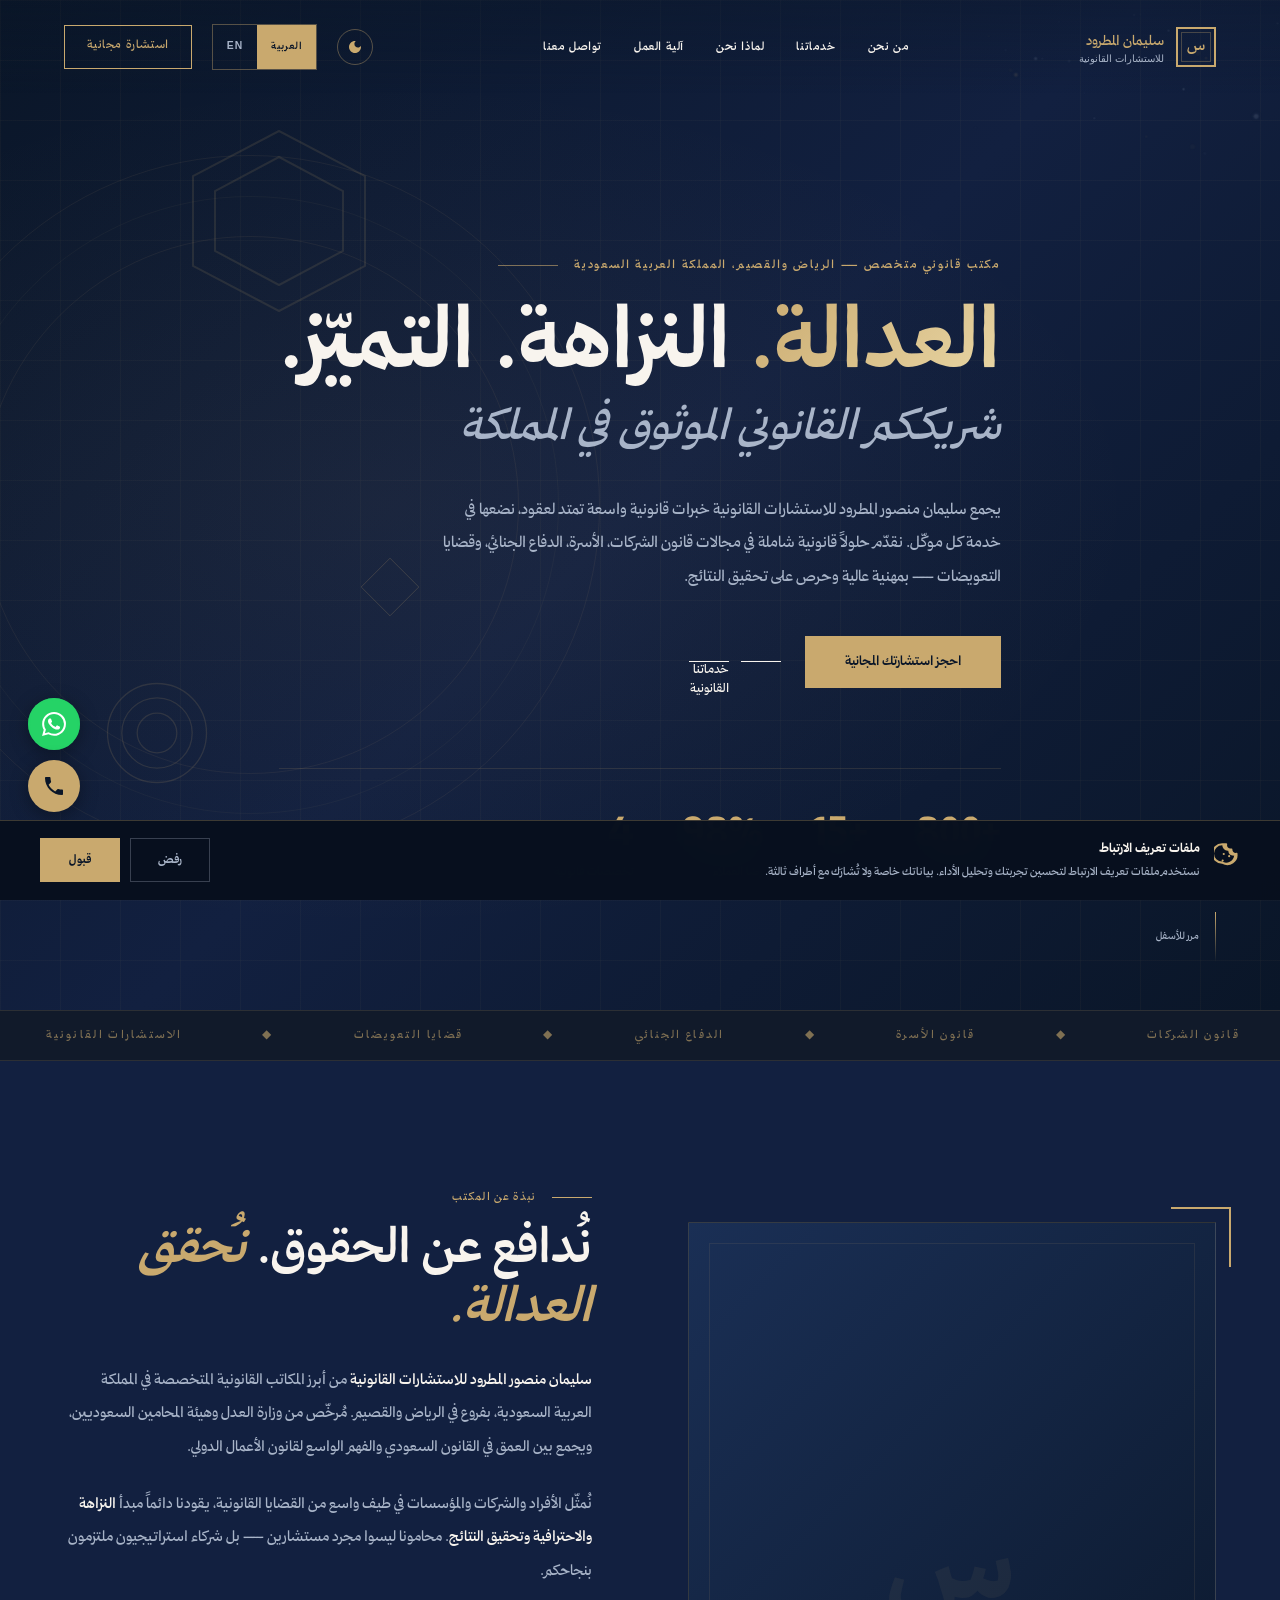
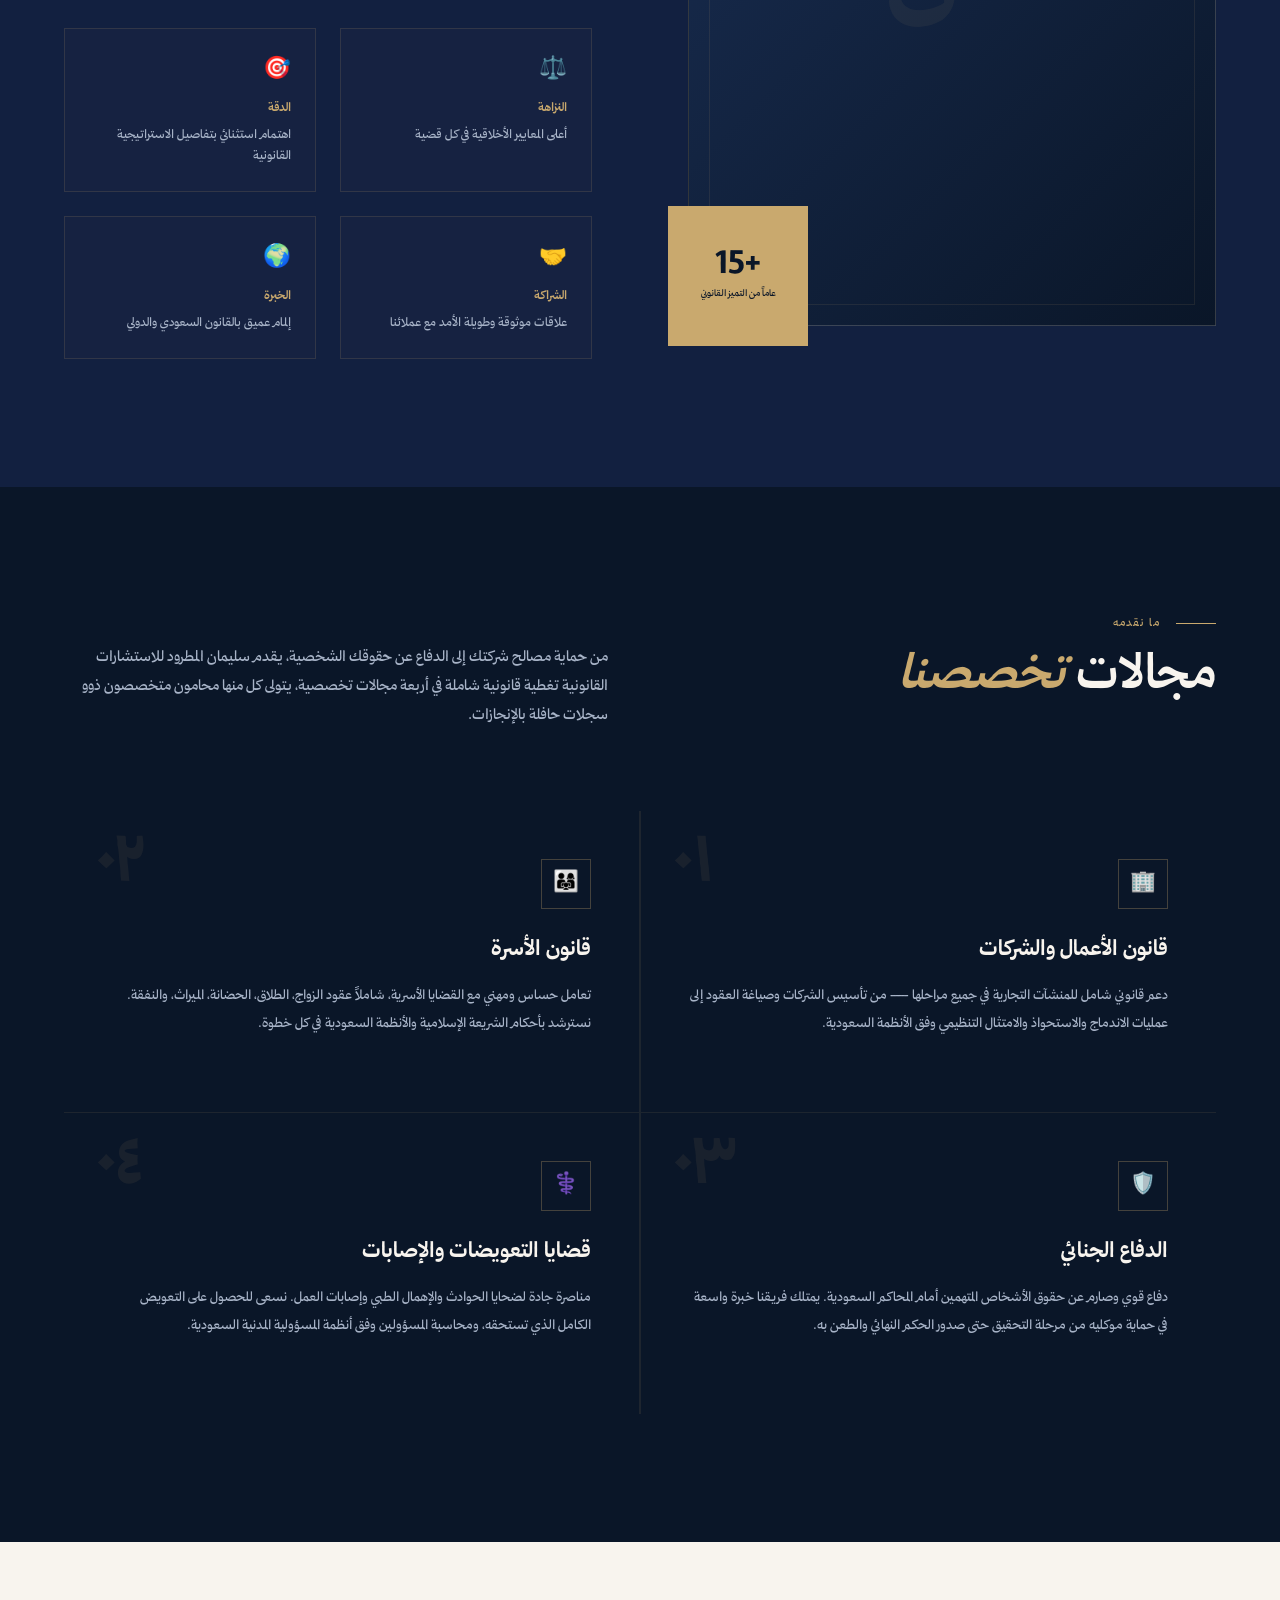
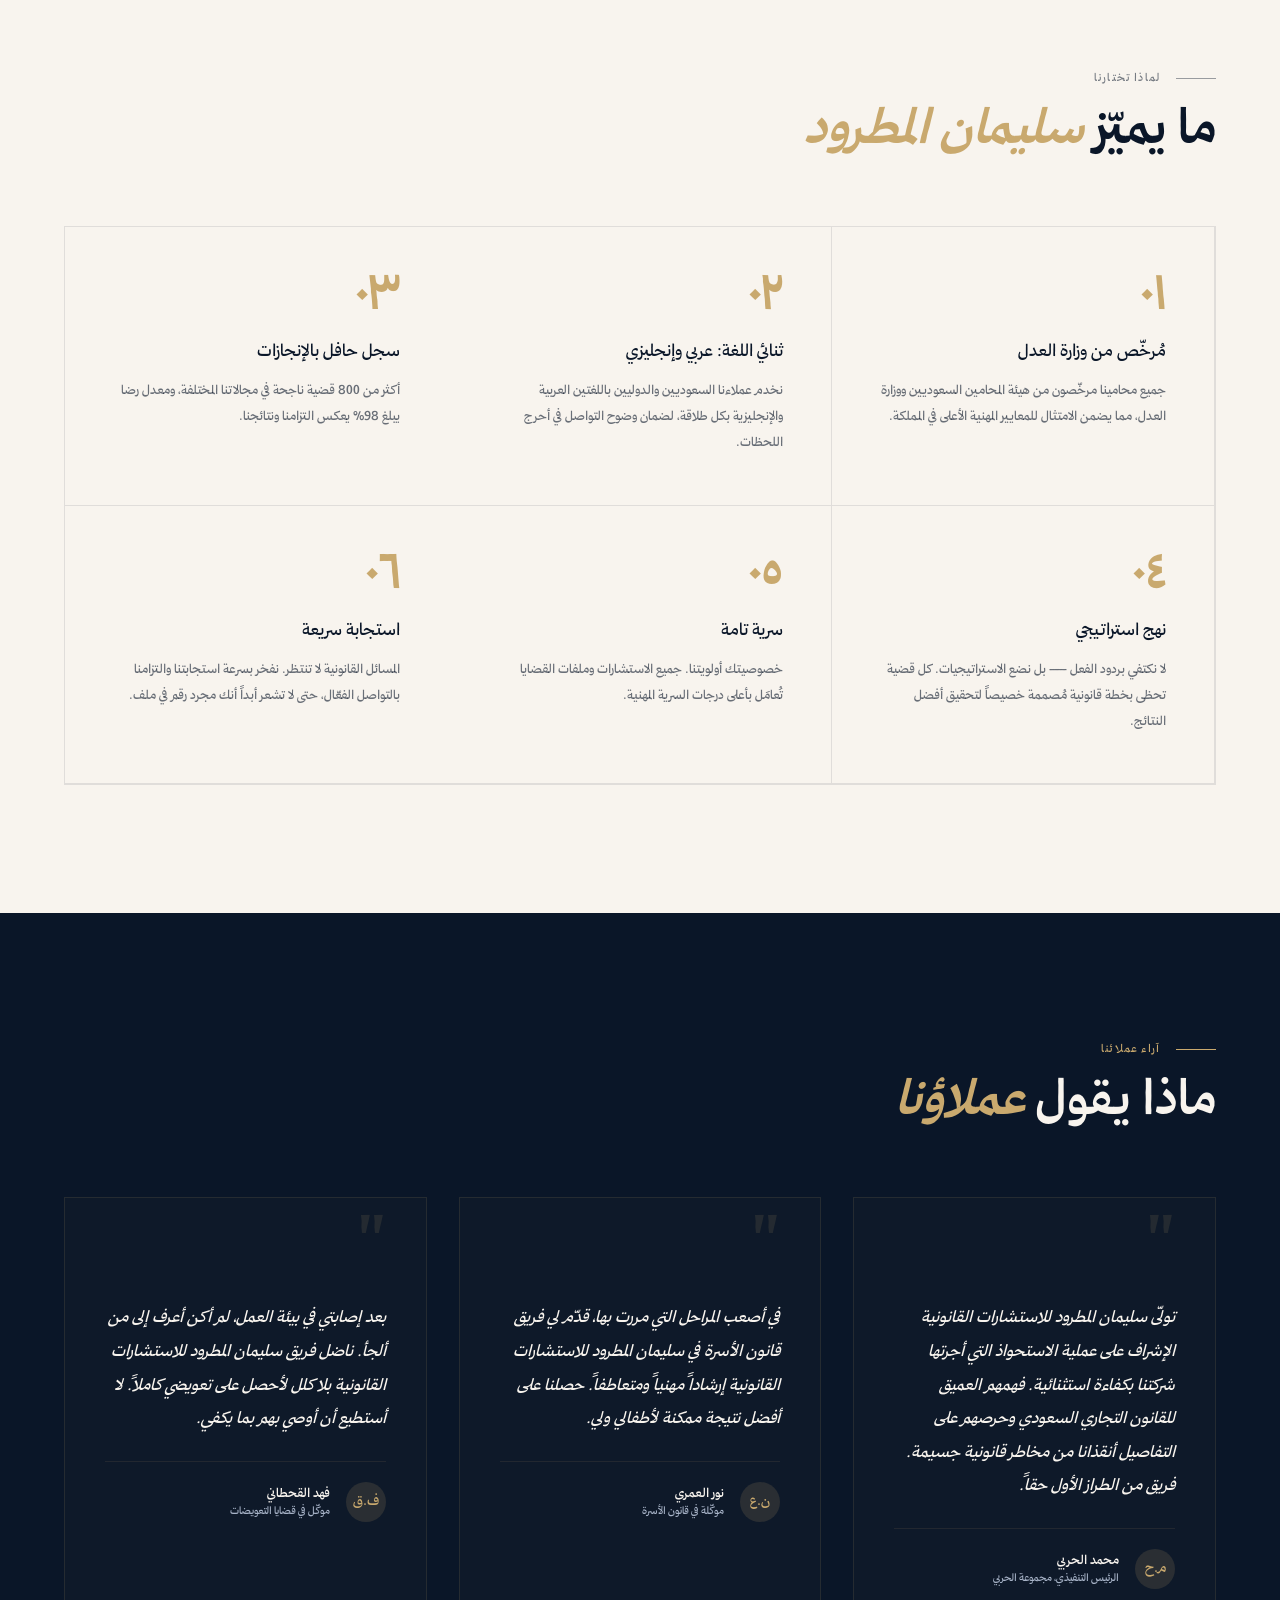
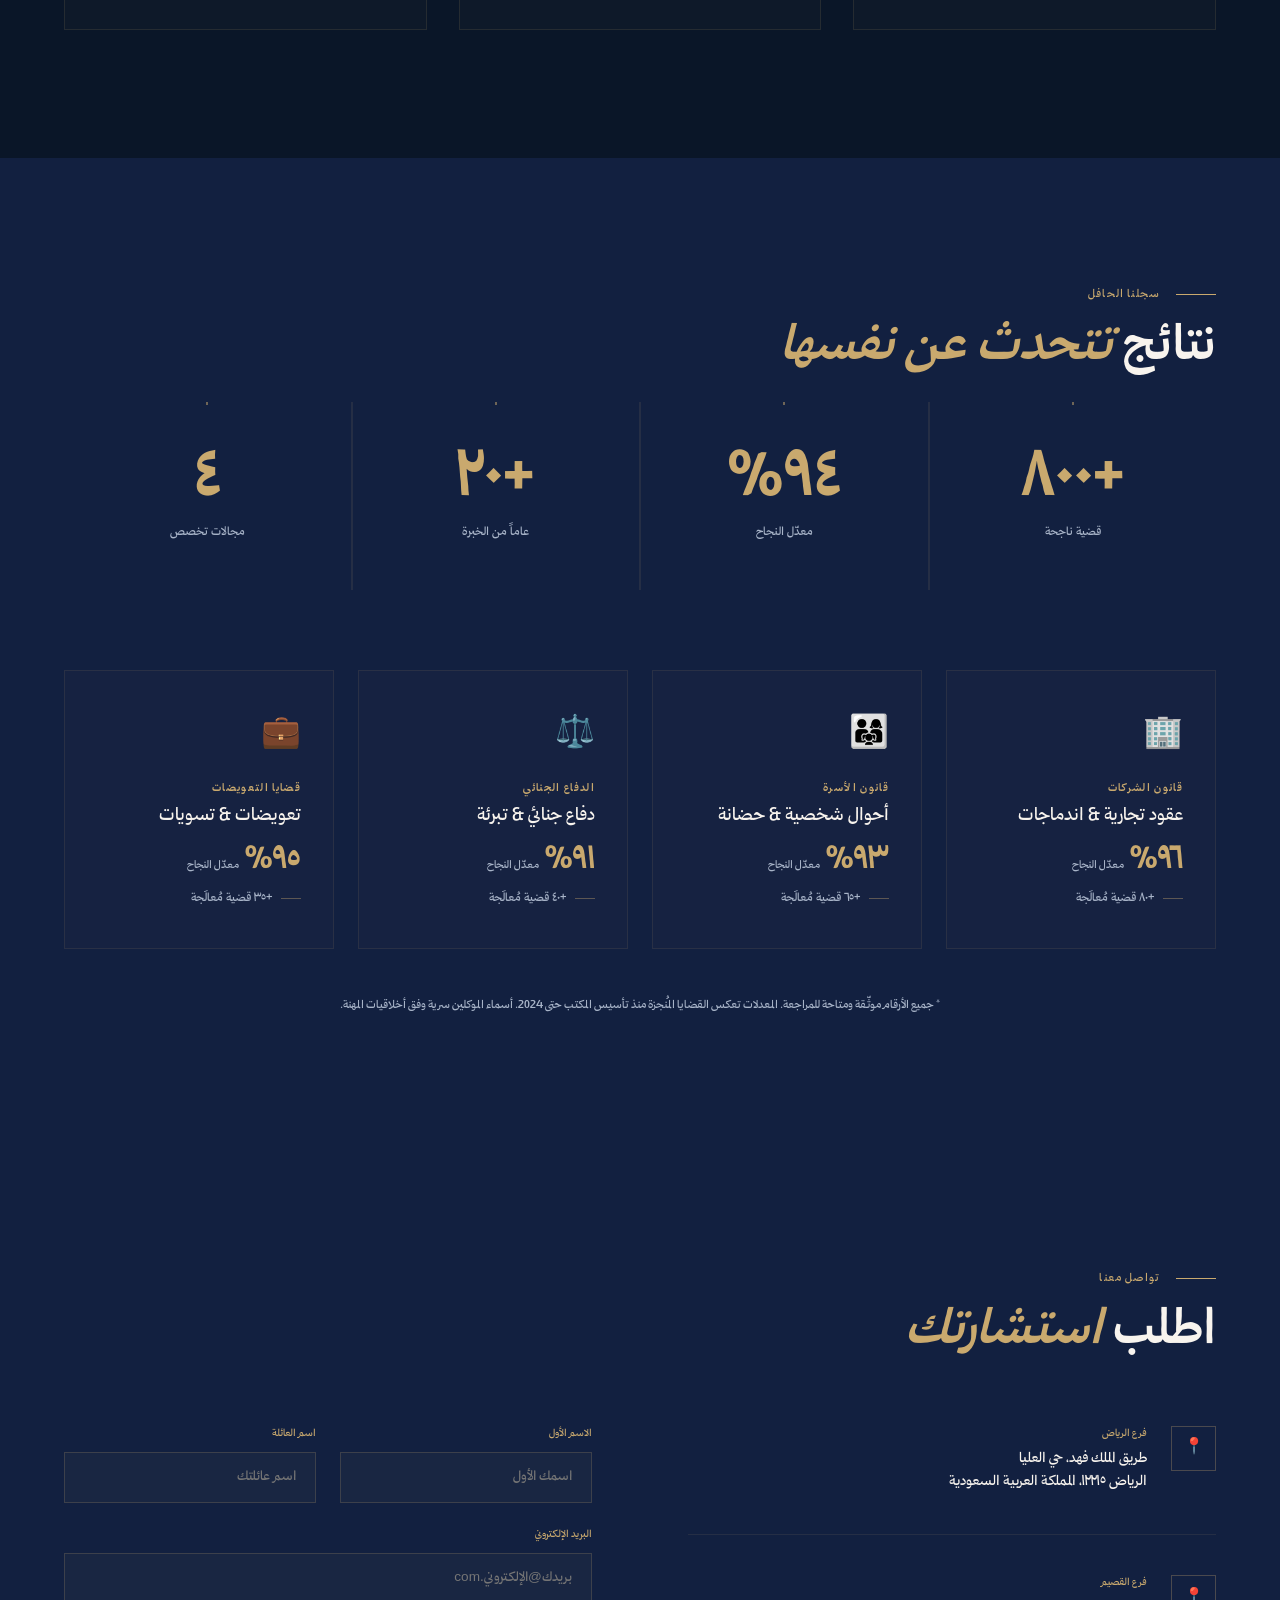
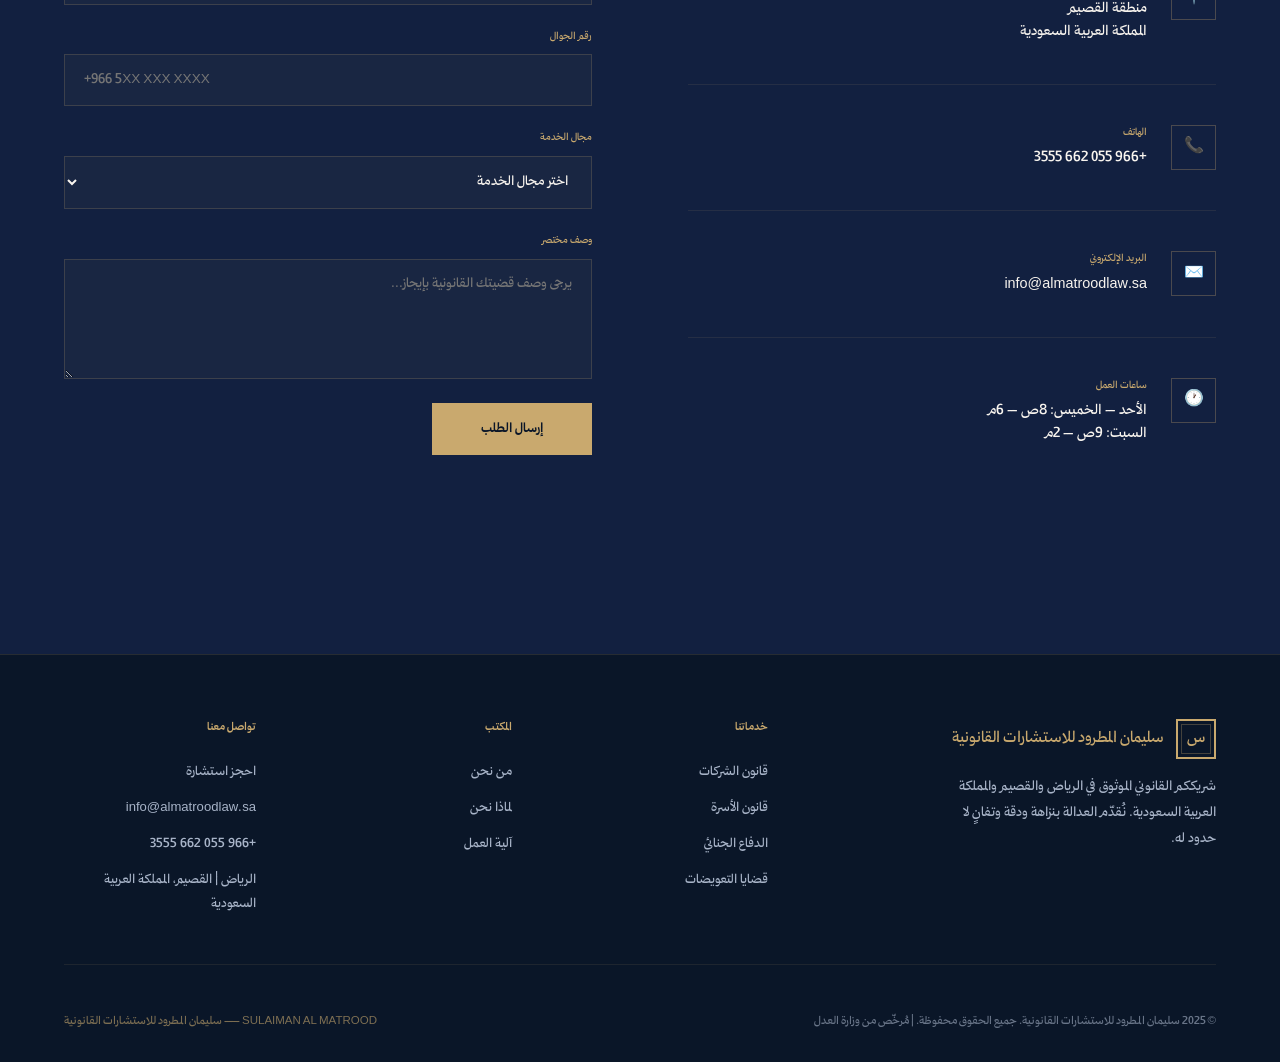
<file: index.html>
<!DOCTYPE html>
<html lang="ar" dir="rtl">
<head>
<meta charset="UTF-8">
<meta name="viewport" content="width=device-width, initial-scale=1.0, viewport-fit=cover">
<title>سليمان المطرود للاستشارات القانونية | محامي الرياض والقصيم</title>

<!-- ═══ SEO META ═══ -->
<meta name="description" content="سليمان بن منصور المطرود — مكتب استشارات قانونية متخصص في الرياض والقصيم. خبرة +٢٠ عاماً في قانون الشركات والأسرة والدفاع الجنائي. استشارة مجانية: 0556623555">
<meta name="keywords" content="محامي الرياض, محامي القصيم, استشارات قانونية الرياض, مكتب محاماة الرياض, سليمان المطرود, محامي شركات السعودية, محامي أسرة, دفاع جنائي, قانون الشركات السعودي, lawyer Riyadh Saudi Arabia, legal consultations Riyadh, Saudi law firm, corporate lawyer Saudi Arabia, family law Saudi Arabia, criminal defense Riyadh, Sulaiman Al Matrood, Al Matrood legal consultations">
<meta name="author" content="سليمان بن منصور المطرود">
<!--Microsoft Clarity tag-->
<script type="text/javascript">
    (function(c,l,a,r,i,t,y){
        c[a]=c[a]||function(){(c[a].q=c[a].q||[]).push(arguments)};
        t=l.createElement(r);t.async=1;t.src="https://www.clarity.ms/tag/"+i;
        y=l.getElementsByTagName(r)[0];y.parentNode.insertBefore(t,y);
    })(window, document, "clarity", "script", "vrbck39c0g");
</script>
<!-- Google tag (gtag.js) -->
<script async src="https://www.googletagmanager.com/gtag/js?id=G-FLZWBNYDX8"></script>
<script>
  window.dataLayer = window.dataLayer || [];
  function gtag(){dataLayer.push(arguments);}
  gtag('js', new Date());

  gtag('config', 'G-FLZWBNYDX8');
</script>
<!-- B2: Google Search Console — replace with your verification code -->
<meta name="google-site-verification" content="YOUR_SEARCH_CONSOLE_CODE">
<link rel="sitemap" type="application/xml" href="/sitemap.xml">
<meta name="robots" content="index, follow, max-snippet:-1, max-image-preview:large, max-video-preview:-1">
<meta name="geo.region" content="SA-01">
<meta name="geo.placename" content="Riyadh, Al Qasim, Saudi Arabia">
<link rel="canonical" href="https://www.almatroodlaw.sa/">
<link rel="alternate" hreflang="ar" href="https://www.almatroodlaw.sa/">
<link rel="alternate" hreflang="en" href="https://www.almatroodlaw.sa/">
<link rel="alternate" hreflang="x-default" href="https://www.almatroodlaw.sa/">
<!-- Open Graph -->
<meta property="og:type" content="website">
<meta property="og:url" content="https://www.almatroodlaw.sa/">
<meta property="og:title" content="سليمان المطرود للاستشارات القانونية | محامي الرياض والقصيم">
<meta property="og:description" content="مكتب استشارات قانونية متخصص في الرياض والقصيم. خبرة +٢٠ عاماً في قانون الشركات، الأسرة، الدفاع الجنائي. استشارة مجانية.">
<meta property="og:site_name" content="سليمان المطرود للاستشارات القانونية">
<meta property="og:locale" content="ar_SA">
<meta property="og:locale:alternate" content="en_US">
<!-- Twitter Card -->
<meta name="twitter:card" content="summary_large_image">
<meta name="twitter:title" content="سليمان المطرود للاستشارات القانونية">
<meta name="twitter:description" content="محامي متخصص في الرياض والقصيم | قانون الشركات | الأسرة | الدفاع الجنائي">
<!-- Schema.org JSON-LD -->
<script type="application/ld+json">
{
  "@context": "https://schema.org",
  "@graph": [
    {
      "@type": "LegalService",
      "@id": "https://www.almatroodlaw.sa/#firm",
      "name": "سليمان منصور المطرود للاستشارات القانونية",
      "alternateName": "Sulaiman Al Matrood Legal Consultations",
      "url": "https://www.almatroodlaw.sa",
      "description": "مكتب استشارات قانونية متخصص في الرياض والقصيم، يقدم خدمات قانونية شاملة في قانون الشركات والأسرة والدفاع الجنائي وقضايا التعويضات",
      "founder": {
        "@type": "Person",
        "name": "سليمان بن منصور المطرود",
        "alternateName": "Sulaiman bin Mansour Al Matrood",
        "jobTitle": "المؤسس والشريك المؤسس"
      },
      "location": [
        {
          "@type": "PostalAddress",
          "streetAddress": "طريق الملك فهد، حي العليا",
          "addressLocality": "الرياض",
          "postalCode": "12215",
          "addressCountry": "SA"
        },
        {
          "@type": "PostalAddress",
          "addressLocality": "القصيم",
          "addressCountry": "SA"
        }
      ],
      "telephone": "+9660556623555",
      "email": "info@almatroodlaw.sa",
      "areaServed": ["الرياض", "القصيم", "المملكة العربية السعودية"],
      "serviceType": ["قانون الشركات", "قانون الأسرة", "الدفاع الجنائي", "قضايا التعويضات", "الاستشارات القانونية"],
      "knowsLanguage": ["ar", "en"],
      "openingHours": ["Su-Th 08:00-18:00", "Sa 09:00-14:00"],
      "priceRange": "$$",
      "hasOfferCatalog": {
        "@type": "OfferCatalog",
        "name": "خدماتنا القانونية",
        "itemListElement": [
          { "@type": "Offer", "itemOffered": { "@type": "Service", "name": "قانون الشركات والتجاري", "alternateName": "Corporate & Commercial Law" } },
          { "@type": "Offer", "itemOffered": { "@type": "Service", "name": "قانون الأسرة والأحوال الشخصية", "alternateName": "Family & Personal Status Law" } },
          { "@type": "Offer", "itemOffered": { "@type": "Service", "name": "الدفاع الجنائي", "alternateName": "Criminal Defense" } },
          { "@type": "Offer", "itemOffered": { "@type": "Service", "name": "قضايا التعويضات والإصابات", "alternateName": "Personal Injury & Compensation" } }
        ]
      },
      "aggregateRating": {
        "@type": "AggregateRating",
        "ratingValue": "4.9",
        "reviewCount": "87",
        "bestRating": "5"
      }
    },
    {
      "@type": "WebSite",
      "@id": "https://www.almatroodlaw.sa/#website",
      "url": "https://www.almatroodlaw.sa",
      "name": "سليمان المطرود للاستشارات القانونية",
      "inLanguage": ["ar", "en"],
      "publisher": { "@id": "https://www.almatroodlaw.sa/#firm" }
    },
    {
      "@type": "Attorney",
      "@id": "https://www.almatroodlaw.sa/#attorney-sulaiman",
      "name": "سليمان بن منصور المطرود",
      "alternateName": "Sulaiman bin Mansour Al Matrood",
      "jobTitle": "محامٍ ومستشار قانوني",
      "worksFor": { "@id": "https://www.almatroodlaw.sa/#firm" },
      "memberOf": {
        "@type": "Organization",
        "name": "هيئة المحامين السعوديين",
        "alternateName": "Saudi Bar Association"
      },
      "knowsLanguage": ["ar", "en"],
      "areaServed": ["الرياض", "القصيم", "المملكة العربية السعودية"]
    }
  ]
}
</script>

<link href="https://fonts.googleapis.com/css2?family=Playfair+Display:wght@400;600;700;900&family=Montserrat:wght@300;400;500;600&family=Tajawal:wght@300;400;500;700&family=Amiri:ital,wght@0,400;0,700;1,400&display=swap" rel="stylesheet">
<style>
  :root {
    --gold:#C9A96E; --gold-light:#E8D5A3; --gold-dark:#9A7A45;
    --navy:#0A1628; --navy-mid:#122040; --navy-light:#1A2F55;
    --cream:#F8F4EE; --text-light:#A8B4C8;
    --font-body:'Tajawal',sans-serif;
    --font-display:'Amiri',serif;
  }
  [lang="en"] { --font-body:'Montserrat',sans-serif; --font-display:'Playfair Display',serif; }

  *{margin:0;padding:0;box-sizing:border-box;} html{scroll-behavior:smooth;}
  body{font-family:var(--font-body);background:var(--navy);color:var(--cream);overflow-x:hidden;transition:font-family 0.2s;}

  /* LANG TOGGLE */
  .lang-toggle{display:flex;align-items:center;gap:0;border:1px solid rgba(201,169,110,0.4);overflow:hidden;}
  .lang-btn{padding:0.4rem 0.85rem;font-size:0.65rem;font-weight:600;letter-spacing:0.1em;cursor:pointer;background:transparent;border:none;color:var(--text-light);font-family:var(--font-body);transition:all 0.2s;}
  .lang-btn.active{background:var(--gold);color:var(--navy);}
  .lang-btn:not(.active):hover{color:var(--gold);}

  /* NAV */
  nav{position:fixed;top:0;left:0;right:0;z-index:1000;padding:1.5rem 4rem;display:flex;align-items:center;justify-content:space-between;transition:all 0.4s ease;}
  nav.scrolled{background:rgba(10,22,40,0.97);backdrop-filter:blur(10px);padding:1rem 4rem;border-bottom:1px solid rgba(201,169,110,0.2);}
  .nav-logo{font-family:var(--font-display);font-size:1.3rem;color:var(--gold);text-decoration:none;display:flex;align-items:center;gap:0.75rem;}
  .logo-mark{width:40px;height:40px;border:2px solid var(--gold);display:flex;align-items:center;justify-content:center;font-size:1rem;position:relative;flex-shrink:0;}
  .logo-mark::before{content:'';position:absolute;inset:3px;border:1px solid rgba(201,169,110,0.3);}
  .nav-links{display:flex;gap:2rem;list-style:none;}
  .nav-links a{color:var(--cream);text-decoration:none;font-size:0.75rem;font-weight:500;letter-spacing:0.05em;transition:color 0.3s;position:relative;}
  [lang="en"] .nav-links a{font-size:0.7rem;letter-spacing:0.15em;text-transform:uppercase;}
  .nav-links a::after{content:'';position:absolute;bottom:-4px;left:0;right:0;height:1px;background:var(--gold);transform:scaleX(0);transition:transform 0.3s ease;}
  .nav-links a:hover{color:var(--gold);}
  .nav-links a:hover::after{transform:scaleX(1);}
  .nav-right{display:flex;align-items:center;gap:1.25rem;}
  .nav-cta{background:transparent;border:1px solid var(--gold);color:var(--gold);padding:0.6rem 1.4rem;font-family:var(--font-body);font-size:0.75rem;letter-spacing:0.05em;cursor:pointer;transition:all 0.3s ease;text-decoration:none;white-space:nowrap;}
  .nav-cta:hover{background:var(--gold);color:var(--navy);}

  /* PRELOADER */
  #preloader{position:fixed;inset:0;background:var(--navy);z-index:9999;display:flex;align-items:center;justify-content:center;transition:opacity 0.6s ease,visibility 0.6s ease;}
  #preloader.hidden{opacity:0;visibility:hidden;}
  .preloader-emblem{font-family:'Amiri',serif;font-size:2rem;color:var(--gold);letter-spacing:0.2em;animation:pulse 1.5s ease-in-out infinite;}
  @keyframes pulse{0%,100%{opacity:0.3;}50%{opacity:1;}}

  /* HERO */
  #hero{min-height:100vh;position:relative;display:flex;align-items:center;overflow:hidden;}
  .hero-bg{position:absolute;inset:0;background:radial-gradient(ellipse at 30% 50%,rgba(201,169,110,0.06) 0%,transparent 60%),linear-gradient(135deg,var(--navy) 0%,var(--navy-mid) 50%,var(--navy) 100%);}
  [lang="en"] .hero-bg{background:radial-gradient(ellipse at 70% 50%,rgba(201,169,110,0.06) 0%,transparent 60%),linear-gradient(135deg,var(--navy) 0%,var(--navy-mid) 50%,var(--navy) 100%);}
  .hero-grid{position:absolute;inset:0;background-image:linear-gradient(rgba(201,169,110,0.04) 1px,transparent 1px),linear-gradient(90deg,rgba(201,169,110,0.04) 1px,transparent 1px);background-size:60px 60px;}
  .hero-ornament{position:absolute;left:-100px;top:50%;transform:translateY(-50%);width:700px;height:700px;border:1px solid rgba(201,169,110,0.08);border-radius:50%;animation:rotate 60s linear infinite;}
  [lang="en"] .hero-ornament{left:auto;right:-100px;}
  .hero-ornament::before{content:'';position:absolute;inset:40px;border:1px solid rgba(201,169,110,0.05);border-radius:50%;}
  .hero-ornament::after{content:'';position:absolute;inset:80px;border:1px solid rgba(201,169,110,0.08);border-radius:50%;}
  @keyframes rotate{from{transform:translateY(-50%) rotate(0deg)}to{transform:translateY(-50%) rotate(360deg)}}

  /* ─── HERO PARTICLE CANVAS (city lights animation) ─────────── */
  #heroCanvas{position:absolute;inset:0;z-index:1;opacity:0.45;pointer-events:none;}
  @media(max-width:768px){#heroCanvas{opacity:0.2;}}

  /* ─── HERO VIDEO WRAP ─ YouTube upgrade ─ see HTML comments ── */
  .hero-video-wrap{position:absolute;inset:0;z-index:0;overflow:hidden;pointer-events:none;display:none;}
  .hero-video-wrap.active{display:block;}
  .hero-video-wrap iframe{position:absolute;top:50%;left:50%;width:177.78vh;height:100%;min-width:100%;min-height:56.25vw;transform:translate(-50%,-50%);opacity:0;transition:opacity 1.5s ease;}
  .hero-video-wrap.loaded iframe{opacity:1;}
  .hero-video-overlay{position:absolute;inset:0;background:linear-gradient(to bottom,rgba(10,22,40,0.72) 0%,rgba(10,22,40,0.5) 40%,rgba(10,22,40,0.75) 100%);}
  @media(max-width:768px){.hero-video-wrap{display:none!important;}}

  .hero-content{position:relative;max-width:1400px;margin:0 auto;padding:0 4rem;padding-top:8rem;opacity:0;transform:translateY(30px);animation:fadeUp 1s ease 0.8s forwards;}
  @keyframes fadeUp{to{opacity:1;transform:translateY(0);}}
  .hero-eyebrow{display:flex;align-items:center;gap:1rem;margin-bottom:1.5rem;}
  [dir="rtl"] .hero-eyebrow{flex-direction:row-reverse;justify-content:flex-end;}
  .eyebrow-line{width:60px;height:1px;background:var(--gold);opacity:0.6;}
  .eyebrow-text{font-size:0.75rem;letter-spacing:0.15em;color:var(--gold);font-weight:500;}
  [lang="en"] .eyebrow-text{font-size:0.65rem;letter-spacing:0.4em;text-transform:uppercase;}
  .hero-title{font-family:var(--font-display);font-size:clamp(3rem,7vw,6.5rem);font-weight:700;line-height:1.1;color:var(--cream);margin-bottom:0.25rem;}
  .hero-title .accent{color:var(--gold);}
  .hero-title .subtitle-line{display:block;font-style:italic;font-weight:400;font-size:0.5em;color:var(--text-light);margin-top:0.5rem;}
  .hero-body{max-width:560px;margin:2.5rem 0;font-size:1rem;line-height:1.9;color:var(--text-light);font-weight:300;}
  .hero-actions{display:flex;gap:1.5rem;align-items:center;flex-wrap:wrap;}
  .btn-primary{background:var(--gold);color:var(--navy);padding:1rem 2.5rem;font-family:var(--font-body);font-size:0.85rem;font-weight:600;border:none;cursor:pointer;text-decoration:none;display:inline-block;transition:all 0.3s ease;}
  [lang="en"] .btn-primary{font-size:0.7rem;letter-spacing:0.15em;text-transform:uppercase;}
  .btn-primary:hover{background:var(--gold-light);}
  .btn-secondary{color:var(--cream);text-decoration:none;font-size:0.8rem;display:flex;align-items:center;gap:0.75rem;transition:color 0.3s;}
  .btn-secondary:hover{color:var(--gold);}
  .btn-secondary span{width:40px;height:1px;background:currentColor;transition:width 0.3s;}
  .btn-secondary:hover span{width:60px;}
  .hero-stats{display:flex;gap:3rem;margin-top:5rem;padding-top:3rem;border-top:1px solid rgba(201,169,110,0.15);}
  .stat-number{font-family:var(--font-display);font-size:2.5rem;color:var(--gold);font-weight:700;line-height:1;}
  .stat-label{font-size:0.75rem;color:var(--text-light);margin-top:0.4rem;}
  [lang="en"] .stat-label{font-size:0.65rem;letter-spacing:0.2em;text-transform:uppercase;}

  /* MARQUEE */
  .marquee-section{border-top:1px solid rgba(201,169,110,0.15);border-bottom:1px solid rgba(201,169,110,0.15);padding:1rem 0;overflow:hidden;background:rgba(201,169,110,0.03);}
  .marquee-track{display:flex;animation:marquee 25s linear infinite;white-space:nowrap;}
  [dir="rtl"] .marquee-track{animation:marquee-rtl 25s linear infinite;}
  .marquee-item{font-size:0.72rem;letter-spacing:0.2em;color:var(--gold);padding:0 2.5rem;opacity:0.6;}
  @keyframes marquee{from{transform:translateX(0)}to{transform:translateX(-50%)}}
  @keyframes marquee-rtl{from{transform:translateX(0)}to{transform:translateX(50%)}}

  /* SECTIONS COMMON */
  section{padding:8rem 0;}
  .container{max-width:1400px;margin:0 auto;padding:0 4rem;}
  .section-label{display:flex;align-items:center;gap:1rem;margin-bottom:1rem;}
  .section-label-line{width:40px;height:1px;background:var(--gold);}
  .section-label-text{font-size:0.72rem;letter-spacing:0.1em;color:var(--gold);}
  [lang="en"] .section-label-text{font-size:0.6rem;letter-spacing:0.4em;text-transform:uppercase;}
  .section-title{font-family:var(--font-display);font-size:clamp(2rem,4vw,3.5rem);font-weight:600;line-height:1.15;color:var(--cream);margin-bottom:1.5rem;}
  .section-title em{font-style:italic;color:var(--gold);}
  .reveal{opacity:0;transform:translateY(25px);transition:opacity 0.7s ease,transform 0.7s ease;}
  .reveal.visible{opacity:1;transform:translateY(0);}
  .reveal-delay-1{transition-delay:0.1s;}.reveal-delay-2{transition-delay:0.2s;}.reveal-delay-3{transition-delay:0.3s;}.reveal-delay-4{transition-delay:0.4s;}

  /* ABOUT */
  #about{background:var(--navy-mid);}
  .about-grid{display:grid;grid-template-columns:1fr 1fr;gap:6rem;align-items:center;}
  .about-frame{aspect-ratio:3/4;background:linear-gradient(135deg,var(--navy-light),var(--navy));border:1px solid rgba(201,169,110,0.2);position:relative;overflow:hidden;display:flex;align-items:center;justify-content:center;}
  .about-frame-inner{position:absolute;inset:20px;border:1px solid rgba(201,169,110,0.1);display:flex;align-items:center;justify-content:center;}
  .about-emblem{font-family:'Amiri',serif;font-size:7rem;color:rgba(201,169,110,0.07);font-weight:700;}
  .about-badge{position:absolute;bottom:-20px;left:-20px;width:140px;height:140px;background:var(--gold);display:flex;flex-direction:column;align-items:center;justify-content:center;color:var(--navy);}
  [lang="en"] .about-badge{left:auto;right:-20px;}
  .badge-year{font-family:var(--font-display);font-size:2rem;font-weight:700;line-height:1;}
  .badge-text{font-size:0.6rem;text-align:center;margin-top:0.3rem;font-family:var(--font-body);}
  .about-corner{position:absolute;top:-15px;right:-15px;width:60px;height:60px;border-top:2px solid var(--gold);border-right:2px solid var(--gold);}
  [lang="en"] .about-corner{right:auto;left:-15px;border-right:none;border-left:2px solid var(--gold);}
  .about-text p{font-size:0.95rem;line-height:2;color:var(--text-light);margin-bottom:1.5rem;font-weight:300;}
  .about-text p strong{color:var(--cream);font-weight:500;}
  .about-pillars{display:grid;grid-template-columns:1fr 1fr;gap:1.5rem;margin-top:2.5rem;}
  .pillar{padding:1.5rem;border:1px solid rgba(201,169,110,0.15);background:rgba(201,169,110,0.02);transition:border-color 0.3s;}
  .pillar:hover{border-color:rgba(201,169,110,0.4);}
  .pillar-icon{font-size:1.4rem;margin-bottom:0.75rem;}
  .pillar-name{font-size:0.78rem;color:var(--gold);margin-bottom:0.4rem;font-weight:600;}
  .pillar-desc{font-size:0.78rem;color:var(--text-light);line-height:1.7;}

  /* PRACTICE */
  #practice{background:var(--navy);}
  .practice-header{display:grid;grid-template-columns:1fr 1fr;gap:4rem;margin-bottom:5rem;align-items:end;}
  .practice-intro{font-size:0.95rem;color:var(--text-light);line-height:1.9;font-weight:300;}
  .practice-grid{display:grid;grid-template-columns:repeat(2,1fr);gap:2px;background:rgba(201,169,110,0.1);}
  .practice-card{background:var(--navy);padding:3rem;position:relative;cursor:pointer;transition:all 0.4s ease;overflow:hidden;}
  .practice-card::before{content:'';position:absolute;bottom:0;right:0;width:100%;height:3px;background:var(--gold);transform:scaleX(0);transform-origin:right;transition:transform 0.4s ease;}
  [lang="en"] .practice-card::before{transform-origin:left;}
  .practice-card:hover{background:var(--navy-light);}
  .practice-card:hover::before{transform:scaleX(1);}
  .practice-num{font-family:var(--font-display);font-size:4rem;color:rgba(201,169,110,0.08);font-weight:900;position:absolute;top:1.5rem;left:2rem;line-height:1;}
  [lang="en"] .practice-num{left:auto;right:2rem;}
  .practice-icon{width:50px;height:50px;border:1px solid rgba(201,169,110,0.3);display:flex;align-items:center;justify-content:center;font-size:1.3rem;margin-bottom:1.5rem;transition:all 0.3s;}
  .practice-card:hover .practice-icon{border-color:var(--gold);background:rgba(201,169,110,0.08);}
  .practice-name{font-family:var(--font-display);font-size:1.4rem;margin-bottom:1rem;color:var(--cream);}
  .practice-desc{font-size:0.85rem;color:var(--text-light);line-height:1.9;font-weight:300;}
  .practice-link{display:flex;align-items:center;gap:0.5rem;margin-top:1.5rem;font-size:0.72rem;color:var(--gold);text-decoration:none;opacity:0;transform:translateX(10px);transition:all 0.3s ease;}
  [lang="en"] .practice-link{transform:translateX(-10px);}
  .practice-card:hover .practice-link{opacity:1;transform:translateX(0);}
  .practice-link span{width:30px;height:1px;background:var(--gold);}

  /* WHY */
  #why{background:var(--cream);color:var(--navy);}
  #why .section-title{color:var(--navy);}
  #why .section-label-line{background:var(--navy-mid);}
  #why .section-label-text{color:var(--navy-mid);}
  .why-grid{display:grid;grid-template-columns:repeat(3,1fr);gap:0;margin-top:4rem;border:1px solid rgba(10,22,40,0.1);}
  .why-item{padding:3rem;border-left:1px solid rgba(10,22,40,0.1);border-bottom:1px solid rgba(10,22,40,0.1);transition:background 0.3s;}
  [dir="rtl"] .why-item{border-left:none;border-right:1px solid rgba(10,22,40,0.1);}
  .why-item:nth-child(3n){border-left:none;}
  [dir="rtl"] .why-item:nth-child(3n){border-right:none;}
  .why-item:hover{background:rgba(10,22,40,0.03);}
  .why-number{font-family:var(--font-display);font-size:3rem;color:var(--gold);font-weight:700;line-height:1;margin-bottom:1rem;}
  .why-title{font-family:var(--font-display);font-size:1.1rem;color:var(--navy);margin-bottom:0.75rem;}
  .why-desc{font-size:0.82rem;color:rgba(10,22,40,0.6);line-height:1.9;}

  /* TESTIMONIALS */
  #testimonials{background:var(--navy);}
  .testimonials-grid{display:grid;grid-template-columns:repeat(3,1fr);gap:2rem;margin-top:4rem;}
  .testimonial-card{padding:2.5rem;border:1px solid rgba(201,169,110,0.12);background:rgba(201,169,110,0.02);transition:border-color 0.3s;}
  .testimonial-card:hover{border-color:rgba(201,169,110,0.3);}
  .quote-mark{font-family:'Amiri',serif;font-size:5rem;color:rgba(201,169,110,0.12);line-height:0.5;margin-bottom:1.5rem;display:block;}
  .testimonial-text{font-family:var(--font-display);font-size:1.05rem;color:var(--cream);line-height:1.9;font-style:italic;margin-bottom:1.5rem;}
  .testimonial-author{display:flex;align-items:center;gap:1rem;border-top:1px solid rgba(201,169,110,0.1);padding-top:1.25rem;}
  .author-avatar{width:40px;height:40px;background:rgba(201,169,110,0.15);border-radius:50%;display:flex;align-items:center;justify-content:center;font-family:var(--font-display);font-size:0.9rem;color:var(--gold);}
  .author-name{font-size:0.82rem;color:var(--cream);font-weight:500;}
  .author-title{font-size:0.68rem;color:var(--text-light);}

  /* CONTACT */
  #contact{background:var(--navy-mid);}
  .contact-grid{display:grid;grid-template-columns:1fr 1fr;gap:6rem;align-items:start;margin-top:4rem;}
  .contact-info-item{display:flex;gap:1.5rem;margin-bottom:2.5rem;padding-bottom:2.5rem;border-bottom:1px solid rgba(201,169,110,0.1);}
  .contact-info-item:last-child{border-bottom:none;}
  .contact-icon{width:45px;height:45px;border:1px solid rgba(201,169,110,0.3);display:flex;align-items:center;justify-content:center;font-size:1rem;flex-shrink:0;color:var(--gold);}
  .contact-info-label{font-size:0.65rem;color:var(--gold);margin-bottom:0.4rem;}
  .contact-info-value{font-size:0.9rem;color:var(--cream);line-height:1.6;}
  .contact-form{display:flex;flex-direction:column;gap:1.5rem;}
  .form-row{display:grid;grid-template-columns:1fr 1fr;gap:1.5rem;}
  .form-group{display:flex;flex-direction:column;}
  .form-label{font-size:0.65rem;color:var(--gold);margin-bottom:0.6rem;}
  .form-input,.form-select,.form-textarea{background:rgba(201,169,110,0.04);border:1px solid rgba(201,169,110,0.2);color:var(--cream);padding:0.9rem 1.2rem;font-family:var(--font-body);font-size:0.85rem;transition:border-color 0.3s;outline:none;width:100%;text-align:inherit;}
  .form-input:focus,.form-select:focus,.form-textarea:focus{border-color:var(--gold);}
  .form-select{cursor:pointer;} .form-select option{background:var(--navy);}
  .form-textarea{resize:vertical;min-height:120px;}
  .form-submit{background:var(--gold);color:var(--navy);border:none;padding:1rem 2.5rem;font-family:var(--font-body);font-size:0.85rem;font-weight:600;cursor:pointer;transition:all 0.3s;align-self:flex-start;}
  .form-submit:hover{background:var(--gold-light);}

  /* FOOTER */
  footer{background:var(--navy);border-top:1px solid rgba(201,169,110,0.15);padding:4rem 0 2rem;}
  .footer-grid{display:grid;grid-template-columns:2fr 1fr 1fr 1fr;gap:4rem;margin-bottom:3rem;padding-bottom:3rem;border-bottom:1px solid rgba(201,169,110,0.1);}
  .footer-brand p{font-size:0.85rem;color:var(--text-light);line-height:1.9;margin-top:1rem;max-width:280px;font-weight:300;}
  .footer-heading{font-size:0.72rem;color:var(--gold);margin-bottom:1.5rem;font-weight:600;}
  .footer-links{list-style:none;display:flex;flex-direction:column;gap:0.75rem;}
  .footer-links a{color:var(--text-light);text-decoration:none;font-size:0.82rem;transition:color 0.3s;}
  .footer-links a:hover{color:var(--cream);}
  .footer-bottom{display:flex;justify-content:space-between;align-items:center;}
  .footer-copy{font-size:0.72rem;color:var(--text-light);opacity:0.6;}
  .footer-dual{font-size:0.72rem;color:var(--gold);opacity:0.6;}

  /* SCROLL INDICATOR */
  .scroll-indicator{position:absolute;bottom:3rem;right:4rem;display:flex;align-items:center;gap:1rem;color:var(--text-light);font-size:0.65rem;}
  [lang="en"] .scroll-indicator{right:auto;left:4rem;}
  .scroll-line{width:1px;height:50px;background:linear-gradient(to bottom,var(--gold),transparent);animation:scrollLine 2s ease-in-out infinite;}
  @keyframes scrollLine{0%,100%{opacity:0.3;}50%{opacity:1;}}

  @media(max-width:900px){
    nav{padding:1rem 1.5rem;} nav.scrolled{padding:0.8rem 1.5rem;}
    .nav-links,.nav-cta{display:none;}
    .container{padding:0 1.5rem;}
    .hero-content{padding:0 1.5rem;padding-top:7rem;}
    .hero-stats{gap:1.5rem;flex-wrap:wrap;}
    .about-grid,.contact-grid{grid-template-columns:1fr;gap:3rem;}
    .practice-grid,.practice-header{grid-template-columns:1fr;}
    .testimonials-grid{grid-template-columns:1fr 1fr;}
    .why-grid{grid-template-columns:1fr 1fr;}
    .footer-grid{grid-template-columns:1fr 1fr;}
    .form-row{grid-template-columns:1fr;}
    .hero-ornament{display:none;}
    section{padding:5rem 0;}
  }

  /* HAMBURGER BUTTON */
  .hamburger{display:none;flex-direction:column;gap:5px;cursor:pointer;padding:8px;z-index:1100;background:none;border:none;}
  .hamburger span{display:block;width:24px;height:2px;background:var(--gold);transition:all 0.3s ease;}
  .hamburger.active span:nth-child(1){transform:rotate(45deg) translate(5px,5px);}
  .hamburger.active span:nth-child(2){opacity:0;}
  .hamburger.active span:nth-child(3){transform:rotate(-45deg) translate(5px,-5px);}

  /* MOBILE MENU OVERLAY */
  .mobile-menu{position:fixed;inset:0;background:rgba(10,22,40,0.98);backdrop-filter:blur(20px);z-index:1050;display:flex;flex-direction:column;align-items:center;justify-content:center;gap:0;opacity:0;visibility:hidden;transition:all 0.4s ease;}
  .mobile-menu.open{opacity:1;visibility:visible;}
  .mobile-menu a{color:var(--cream);text-decoration:none;font-family:var(--font-display);font-size:1.5rem;padding:0.8rem 0;transition:color 0.3s;opacity:0;transform:translateY(15px);display:block;}
  .mobile-menu.open a{opacity:1;transform:translateY(0);}
  .mobile-menu a:nth-child(1){transition-delay:0.1s;}
  .mobile-menu a:nth-child(2){transition-delay:0.15s;}
  .mobile-menu a:nth-child(3){transition-delay:0.2s;}
  .mobile-menu a:nth-child(4){transition-delay:0.25s;}
  .mobile-menu a:nth-child(5){transition-delay:0.3s;}
  .mobile-menu a:nth-child(6){transition-delay:0.35s;}
  .mobile-menu a:nth-child(7){transition-delay:0.4s;}
  .mobile-menu a:hover{color:var(--gold);}
  .mobile-menu .mobile-cta{margin-top:1.5rem;background:var(--gold);color:var(--navy);padding:0.9rem 2.5rem;font-family:var(--font-body);font-size:0.85rem;font-weight:600;text-decoration:none;display:inline-block;}
  .mobile-menu .mobile-lang{display:flex;gap:0;border:1px solid rgba(201,169,110,0.4);margin-top:1.5rem;overflow:hidden;}
  .mobile-menu .mobile-lang .lang-btn{padding:0.5rem 1.2rem;font-size:0.75rem;font-weight:600;cursor:pointer;background:transparent;border:none;color:var(--text-light);font-family:var(--font-body);transition:all 0.2s;}
  .mobile-menu .mobile-lang .lang-btn.active{background:var(--gold);color:var(--navy);}

  @media(max-width:900px){
    .hamburger{display:flex;}
    body.menu-open{overflow:hidden;}
  }

  @media(max-width:480px){
    .hero-stats{flex-direction:column;gap:1.5rem;}
    .stat-number{font-size:2rem;}
    .hero-title{font-size:clamp(2rem,8vw,3rem);}
    .section-title{font-size:clamp(1.6rem,5vw,2.5rem);}
    .hero-body{font-size:0.9rem;}
    .hero-actions{flex-direction:column;align-items:stretch;}
    .btn-primary{text-align:center;}
    .testimonials-grid,.support-grid,.why-grid,.footer-grid{grid-template-columns:1fr !important;}
    .footer-bottom{flex-direction:column;gap:0.8rem;text-align:center;}
    .stats-inner{grid-template-columns:1fr !important;}
    .area-steps{grid-template-columns:1fr !important;}
    nav{padding:1rem 1rem !important;} nav.scrolled{padding:0.8rem 1rem !important;}
    .container{padding:0 1rem !important;}
    .hero-content{padding:0 1rem !important;padding-top:6rem !important;}
    .page-hero-content{padding:0 1rem !important;padding-top:6rem !important;padding-bottom:2rem !important;}
    .mobile-menu a{font-size:1.2rem;padding:0.6rem 0;}
    .scroll-indicator{display:none;}
  }

  /* ── E2: CASE RESULTS SECTION ─────────────────────────────── */
  #case-results{background:var(--navy-mid);}
  .results-stats{display:grid;grid-template-columns:repeat(4,1fr);gap:2px;background:rgba(201,169,110,0.1);margin-bottom:5rem;}
  .results-stat{background:var(--navy-mid);padding:3rem 2rem;text-align:center;position:relative;}
  .results-stat::before{content:'';position:absolute;top:0;left:50%;transform:translateX(-50%);width:1px;height:3px;background:var(--gold);}
  .rs-number{font-family:var(--font-display);font-size:clamp(2.5rem,5vw,4rem);color:var(--gold);font-weight:700;line-height:1;}
  .rs-label{font-size:0.75rem;color:var(--text-light);margin-top:0.65rem;line-height:1.5;}
  [lang="en"] .rs-label{font-size:0.65rem;letter-spacing:0.12em;}
  .results-categories{display:grid;grid-template-columns:repeat(4,1fr);gap:1.5rem;}
  .rc-card{padding:2.5rem 2rem;border:1px solid rgba(201,169,110,0.1);background:rgba(201,169,110,0.02);transition:border-color 0.35s ease,transform 0.35s ease;position:relative;overflow:hidden;}
  .rc-card:hover{border-color:rgba(201,169,110,0.35);transform:translateY(-4px);}
  .rc-card::before{content:'';position:absolute;top:0;left:0;right:0;height:2px;background:linear-gradient(90deg,var(--gold-dark),var(--gold));opacity:0;transition:opacity 0.35s;}
  .rc-card:hover::before{opacity:1;}
  .rc-icon{font-size:2rem;margin-bottom:1.25rem;display:block;}
  .rc-area{font-size:0.7rem;color:var(--gold);letter-spacing:0.12em;margin-bottom:0.5rem;font-weight:600;}
  [lang="en"] .rc-area{font-size:0.6rem;letter-spacing:0.2em;text-transform:uppercase;}
  .rc-name{font-family:var(--font-display);font-size:1.15rem;color:var(--cream);margin-bottom:1rem;line-height:1.3;}
  .rc-rate{display:flex;align-items:baseline;gap:0.4rem;margin-bottom:0.75rem;}
  .rc-rate-num{font-family:var(--font-display);font-size:2rem;color:var(--gold);font-weight:700;line-height:1;}
  .rc-rate-label{font-size:0.7rem;color:var(--text-light);}
  .rc-cases{font-size:0.75rem;color:var(--text-light);display:flex;align-items:center;gap:0.5rem;}
  .rc-cases::before{content:'';display:inline-block;width:20px;height:1px;background:rgba(201,169,110,0.4);}
  .results-note{margin-top:3rem;text-align:center;font-size:0.72rem;color:var(--text-light);opacity:0.6;}
  @media(max-width:900px){
    .results-stats{grid-template-columns:1fr 1fr;}
    .results-categories{grid-template-columns:1fr 1fr;}
  }
  @media(max-width:480px){
    .results-stats{grid-template-columns:1fr 1fr;}
    .results-categories{grid-template-columns:1fr;}
    .rs-number{font-size:2.5rem;}
  }

</style>
<link rel="stylesheet" href="global-enhancements.css">
</head>
<body>
<a href="#hero" id="skip-link" style="position:absolute;top:-100px;left:1rem;z-index:10000;background:#C9A96E;color:#0A1628;padding:0.5rem 1rem;font-weight:700;text-decoration:none;font-size:0.8rem;transition:top 0.2s;" onfocus="this.style.top='1rem'" onblur="this.style.top='-100px'" data-ar="تخطى إلى المحتوى" data-en="Skip to content">تخطى إلى المحتوى</a>

<div id="preloader"><div class="preloader-emblem">سليمان المطرود</div></div>

<nav id="navbar" role="banner">
  <a href="index.html" class="nav-logo" aria-label="سليمان المطرود للاستشارات القانونية — الرئيسية">
    <div class="logo-mark" aria-hidden="true">س</div>
    <div>
      <div style="font-size:0.9rem;" data-ar="سليمان المطرود" data-en="SULAIMAN AL MATROOD">سليمان المطرود</div>
      <div style="font-size:0.6rem;color:var(--text-light);font-family:'Montserrat',sans-serif;font-weight:300;" data-ar="للاستشارات القانونية" data-en="LEGAL CONSULTATIONS">للاستشارات القانونية</div>
    </div>
  </a>
  <ul class="nav-links" role="list">
    <li><a href="#about" data-ar="من نحن" data-en="About">من نحن</a></li>
    <li><a href="services.html" data-ar="خدماتنا" data-en="Services">خدماتنا</a></li>
    <li><a href="why-us.html" data-ar="لماذا نحن" data-en="Why Us">لماذا نحن</a></li>
    <li><a href="process.html" data-ar="آلية العمل" data-en="Our Process">آلية العمل</a></li>
    <li><a href="contact.html" data-ar="تواصل معنا" data-en="Contact">تواصل معنا</a></li>
  </ul>
  <div class="nav-right">
    <div class="lang-toggle">
      <button class="lang-btn active" onclick="setLang('ar')">العربية</button>
      <button class="lang-btn" onclick="setLang('en')">EN</button>
    </div>
    <a href="contact.html" class="nav-cta" data-ar="استشارة مجانية" data-en="Free Consultation">استشارة مجانية</a>
  </div>

  <button class="hamburger" aria-label="فتح القائمة" aria-expanded="false" aria-controls="mobileMenu" onclick="toggleMobileMenu()">
    <span></span><span></span><span></span>
  </button>
</nav>
<div class="mobile-menu" id="mobileMenu" role="dialog" aria-label="القائمة الرئيسية">
  <a href="#hero" data-ar="الرئيسية" data-en="Home" onclick="closeMobileMenu()">الرئيسية</a>
  <a href="services.html" data-ar="خدماتنا" data-en="Services" onclick="closeMobileMenu()">خدماتنا</a>
  <a href="why-us.html" data-ar="لماذا نحن" data-en="Why Us" onclick="closeMobileMenu()">لماذا نحن</a>
  <a href="process.html" data-ar="آلية العمل" data-en="Our Process" onclick="closeMobileMenu()">آلية العمل</a>
  <a href="contact.html" data-ar="تواصل معنا" data-en="Contact" onclick="closeMobileMenu()">تواصل معنا</a>
  <a href="contact.html" class="mobile-cta" data-ar="استشارة مجانية" data-en="Free Consultation">استشارة مجانية</a>
  <div class="mobile-lang">
    <button class="lang-btn active" onclick="setLang('ar')">العربية</button>
    <button class="lang-btn" onclick="setLang('en')">EN</button>
  </div>
</div>


<!-- HERO -->
<section id="hero" tabindex="-1">
  <div class="hero-bg"></div>

  <!--
  ═══════════════════════════════════════════════════════════════
   VIDEO BACKGROUND UPGRADE — HOW TO ACTIVATE
  ───────────────────────────────────────────────────────────────
   1. Find a Riyadh / KAFD aerial video on YouTube
      Recommended search: "KAFD Riyadh aerial 4K" or "الرياض من الجو 4K"
   2. Copy the 11-character video ID from the URL
      Example: youtube.com/watch?v=ABC1234DEFG  →  ID = ABC1234DEFG
   3. Replace BOTH occurrences of "YOUR_VIDEO_ID" in the iframe below
   4. Change  class="hero-video-wrap"  →  class="hero-video-wrap active"
  ═══════════════════════════════════════════════════════════════
  -->
  <div class="hero-video-wrap" id="heroVideoWrap">
    <iframe
      src="https://www.youtube-nocookie.com/embed/YOUR_VIDEO_ID?autoplay=1&mute=1&loop=1&playlist=YOUR_VIDEO_ID&controls=0&disablekb=1&fs=0&modestbranding=1&rel=0&iv_load_policy=3&playsinline=1"
      frameborder="0"
      allow="autoplay; encrypted-media"
      loading="lazy"
      title="Riyadh aerial backdrop"
      onload="this.closest('.hero-video-wrap').classList.add('loaded')">
    </iframe>
    <div class="hero-video-overlay"></div>
  </div>

  <!-- City-lights particle canvas — active by default until video is added -->
  <canvas id="heroCanvas"></canvas>
  <div class="hero-grid"></div>
  <div class="hero-ornament"></div>
  <div class="hero-content">
    <div class="hero-eyebrow">
      <div class="eyebrow-line"></div>
      <span class="eyebrow-text" data-ar="مكتب قانوني متخصص — الرياض والقصيم، المملكة العربية السعودية" data-en="Established in Riyadh & Al Qasim, Saudi Arabia">مكتب قانوني متخصص — الرياض والقصيم، المملكة العربية السعودية</span>
    </div>
    <h1 class="hero-title">
      <span class="accent" data-ar="العدالة." data-en="Justice.">العدالة.</span>
      <span data-ar=" النزاهة. التميّز." data-en=" Integrity. Excellence."> النزاهة. التميّز.</span>
      <span class="subtitle-line" data-ar="شريككم القانوني الموثوق في المملكة" data-en="Your Trusted Legal Partner in the Kingdom">شريككم القانوني الموثوق في المملكة</span>
    </h1>
    <p class="hero-body" data-ar="يجمع سليمان منصور المطرود للاستشارات القانونية خبرات قانونية واسعة تمتد لعقود، نضعها في خدمة كل موكّل. نقدّم حلولاً قانونية شاملة في مجالات قانون الشركات، الأسرة، الدفاع الجنائي، وقضايا التعويضات — بمهنية عالية وحرص على تحقيق النتائج." data-en="Sulaiman Al Matrood Legal Consultations brings decades of combined legal expertise to every case. We provide comprehensive legal solutions across Corporate, Family, Criminal Defense, and Personal Injury law — delivering results with precision and care.">يجمع سليمان منصور المطرود للاستشارات القانونية خبرات قانونية واسعة تمتد لعقود، نضعها في خدمة كل موكّل. نقدّم حلولاً قانونية شاملة في مجالات قانون الشركات، الأسرة، الدفاع الجنائي، وقضايا التعويضات — بمهنية عالية وحرص على تحقيق النتائج.</p>
    <div class="hero-actions">
      <a href="contact.html" class="btn-primary" data-ar="احجز استشارتك المجانية" data-en="Book a Consultation">احجز استشارتك المجانية</a>
      <a href="services.html" class="btn-secondary"><span></span><span data-ar="خدماتنا القانونية" data-en="Our Practice Areas">خدماتنا القانونية</span></a>
    </div>
    <div class="hero-stats">
      <div><div class="stat-number">+800</div><div class="stat-label" data-ar="قضية ناجحة" data-en="Cases Won">قضية ناجحة</div></div>
      <div><div class="stat-number">+15</div><div class="stat-label" data-ar="سنة خبرة" data-en="Years Experience">سنة خبرة</div></div>
      <div><div class="stat-number">98%</div><div class="stat-label" data-ar="رضا العملاء" data-en="Client Satisfaction">رضا العملاء</div></div>
      <div><div class="stat-number">4</div><div class="stat-label" data-ar="تخصصات قانونية" data-en="Practice Areas">تخصصات قانونية</div></div>
    </div>
  </div>
  <div class="scroll-indicator"><div class="scroll-line"></div><span data-ar="مرر للأسفل" data-en="Scroll">مرر للأسفل</span></div>
</section>

<!-- MARQUEE -->
<div class="marquee-section">
  <div class="marquee-track" id="marquee-track">
    <span class="marquee-item" data-ar="قانون الشركات" data-en="Corporate Law">قانون الشركات</span><span class="marquee-item">◆</span>
    <span class="marquee-item" data-ar="قانون الأسرة" data-en="Family Law">قانون الأسرة</span><span class="marquee-item">◆</span>
    <span class="marquee-item" data-ar="الدفاع الجنائي" data-en="Criminal Defense">الدفاع الجنائي</span><span class="marquee-item">◆</span>
    <span class="marquee-item" data-ar="قضايا التعويضات" data-en="Personal Injury">قضايا التعويضات</span><span class="marquee-item">◆</span>
    <span class="marquee-item" data-ar="الاستشارات القانونية" data-en="Legal Consultation">الاستشارات القانونية</span><span class="marquee-item">◆</span>
    <span class="marquee-item" data-ar="التقاضي والتحكيم" data-en="Litigation & Arbitration">التقاضي والتحكيم</span><span class="marquee-item">◆</span>
    <span class="marquee-item" data-ar="صياغة العقود" data-en="Contract Drafting">صياغة العقود</span><span class="marquee-item">◆</span>
    <span class="marquee-item" data-ar="حل النزاعات" data-en="Dispute Resolution">حل النزاعات</span><span class="marquee-item">◆</span>
    <span class="marquee-item" data-ar="قانون الشركات" data-en="Corporate Law">قانون الشركات</span><span class="marquee-item">◆</span>
    <span class="marquee-item" data-ar="قانون الأسرة" data-en="Family Law">قانون الأسرة</span><span class="marquee-item">◆</span>
    <span class="marquee-item" data-ar="الدفاع الجنائي" data-en="Criminal Defense">الدفاع الجنائي</span><span class="marquee-item">◆</span>
    <span class="marquee-item" data-ar="قضايا التعويضات" data-en="Personal Injury">قضايا التعويضات</span><span class="marquee-item">◆</span>
    <span class="marquee-item" data-ar="الاستشارات القانونية" data-en="Legal Consultation">الاستشارات القانونية</span><span class="marquee-item">◆</span>
    <span class="marquee-item" data-ar="التقاضي والتحكيم" data-en="Litigation & Arbitration">التقاضي والتحكيم</span><span class="marquee-item">◆</span>
    <span class="marquee-item" data-ar="صياغة العقود" data-en="Contract Drafting">صياغة العقود</span><span class="marquee-item">◆</span>
    <span class="marquee-item" data-ar="حل النزاعات" data-en="Dispute Resolution">حل النزاعات</span><span class="marquee-item">◆</span>
  </div>
</div>

<!-- ABOUT -->
<section id="about">
  <div class="container">
    <div class="about-grid">
      <div class="about-visual reveal">
        <div class="about-corner"></div>
        <div class="about-frame">
          <div class="about-frame-inner"><div class="about-emblem">س</div></div>
        </div>
        <div class="about-badge">
          <div class="badge-year">+15</div>
          <div class="badge-text" data-ar="عاماً من التميز القانوني" data-en="Years of Legal Excellence">عاماً من التميز القانوني</div>
        </div>
      </div>
      <div class="about-text">
        <div class="section-label reveal"><div class="section-label-line"></div><span class="section-label-text" data-ar="نبذة عن المكتب" data-en="About the Firm">نبذة عن المكتب</span></div>
        <h2 class="section-title reveal" data-ar="نُدافع عن الحقوق. <em>نُحقق العدالة.</em>" data-en="Defending Rights. <em>Delivering Justice.</em>">نُدافع عن الحقوق. <em>نُحقق العدالة.</em></h2>
        <p class="reveal reveal-delay-1" data-ar="<strong>سليمان منصور المطرود للاستشارات القانونية</strong> من أبرز المكاتب القانونية المتخصصة في المملكة العربية السعودية، بفروع في الرياض والقصيم. مُرخّص من وزارة العدل وهيئة المحامين السعوديين، ويجمع بين العمق في القانون السعودي والفهم الواسع لقانون الأعمال الدولي." data-en="<strong>Sulaiman Al Matrood Legal Consultations</strong> is one of Saudi Arabia's distinguished legal practices, with offices in Riyadh and Al Qasim. Licensed by the Saudi Ministry of Justice and the Saudi Bar Association, our firm combines deep knowledge of Saudi legal frameworks with an understanding of international business law."><strong>سليمان منصور المطرود للاستشارات القانونية</strong> من أبرز المكاتب القانونية المتخصصة في المملكة العربية السعودية، بفروع في الرياض والقصيم. مُرخّص من وزارة العدل وهيئة المحامين السعوديين، ويجمع بين العمق في القانون السعودي والفهم الواسع لقانون الأعمال الدولي.</p>
        <p class="reveal reveal-delay-2" data-ar="نُمثّل الأفراد والشركات والمؤسسات في طيف واسع من القضايا القانونية، يقودنا دائماً مبدأ <strong>النزاهة والاحترافية وتحقيق النتائج</strong>. محامونا ليسوا مجرد مستشارين — بل شركاء استراتيجيون ملتزمون بنجاحكم." data-en="We represent individuals, corporations, and institutions across a wide spectrum of legal matters — always guided by the principles of <strong>integrity, professionalism, and results</strong>. Our attorneys are not just legal advisors; they are strategic partners committed to your success.">نُمثّل الأفراد والشركات والمؤسسات في طيف واسع من القضايا القانونية، يقودنا دائماً مبدأ <strong>النزاهة والاحترافية وتحقيق النتائج</strong>. محامونا ليسوا مجرد مستشارين — بل شركاء استراتيجيون ملتزمون بنجاحكم.</p>
        <div class="about-pillars">
          <div class="pillar reveal reveal-delay-1"><div class="pillar-icon">⚖️</div><div class="pillar-name" data-ar="النزاهة" data-en="Integrity">النزاهة</div><div class="pillar-desc" data-ar="أعلى المعايير الأخلاقية في كل قضية" data-en="Upholding the highest ethical standards">أعلى المعايير الأخلاقية في كل قضية</div></div>
          <div class="pillar reveal reveal-delay-2"><div class="pillar-icon">🎯</div><div class="pillar-name" data-ar="الدقة" data-en="Precision">الدقة</div><div class="pillar-desc" data-ar="اهتمام استثنائي بتفاصيل الاستراتيجية القانونية" data-en="Meticulous attention to legal strategy">اهتمام استثنائي بتفاصيل الاستراتيجية القانونية</div></div>
          <div class="pillar reveal reveal-delay-3"><div class="pillar-icon">🤝</div><div class="pillar-name" data-ar="الشراكة" data-en="Partnership">الشراكة</div><div class="pillar-desc" data-ar="علاقات موثوقة وطويلة الأمد مع عملائنا" data-en="Building lasting relationships with clients">علاقات موثوقة وطويلة الأمد مع عملائنا</div></div>
          <div class="pillar reveal reveal-delay-4"><div class="pillar-icon">🌍</div><div class="pillar-name" data-ar="الخبرة" data-en="Expertise">الخبرة</div><div class="pillar-desc" data-ar="إلمام عميق بالقانون السعودي والدولي" data-en="Deep knowledge of Saudi and international law">إلمام عميق بالقانون السعودي والدولي</div></div>
        </div>
      </div>
    </div>
  </div>
</section>

<!-- PRACTICE AREAS -->
<section id="practice">
  <div class="container">
    <div class="practice-header">
      <div>
        <div class="section-label reveal"><div class="section-label-line"></div><span class="section-label-text" data-ar="ما نقدمه" data-en="What We Do">ما نقدمه</span></div>
        <h2 class="section-title reveal" data-ar="مجالات <em>تخصصنا</em>" data-en="Our Practice <em>Areas</em>">مجالات <em>تخصصنا</em></h2>
      </div>
      <p class="practice-intro reveal" data-ar="من حماية مصالح شركتك إلى الدفاع عن حقوقك الشخصية، يقدم سليمان المطرود للاستشارات القانونية تغطية قانونية شاملة في أربعة مجالات تخصصية، يتولى كل منها محامون متخصصون ذوو سجلات حافلة بالإنجازات." data-en="From protecting your business interests to defending your personal rights, Sulaiman Al Matrood Legal Consultations offers comprehensive legal coverage across four core practice areas, each handled by specialized attorneys with proven track records.">من حماية مصالح شركتك إلى الدفاع عن حقوقك الشخصية، يقدم سليمان المطرود للاستشارات القانونية تغطية قانونية شاملة في أربعة مجالات تخصصية، يتولى كل منها محامون متخصصون ذوو سجلات حافلة بالإنجازات.</p>
    </div>
    <div class="practice-grid reveal">
      <div class="practice-card">
        <div class="practice-num">٠١</div>
        <div class="practice-icon">🏢</div>
        <h3 class="practice-name" data-ar="قانون الأعمال والشركات" data-en="Business & Corporate Law">قانون الأعمال والشركات</h3>
        <p class="practice-desc" data-ar="دعم قانوني شامل للمنشآت التجارية في جميع مراحلها — من تأسيس الشركات وصياغة العقود إلى عمليات الاندماج والاستحواذ والامتثال التنظيمي وفق الأنظمة السعودية." data-en="Comprehensive legal support for businesses at every stage — from incorporation and contract drafting to mergers, acquisitions, shareholder disputes, and regulatory compliance under Saudi law.">دعم قانوني شامل للمنشآت التجارية في جميع مراحلها — من تأسيس الشركات وصياغة العقود إلى عمليات الاندماج والاستحواذ والامتثال التنظيمي وفق الأنظمة السعودية.</p>
        <a href="services.html" class="practice-link"><span></span><span data-ar="اقرأ المزيد" data-en="Learn More">اقرأ المزيد</span></a>
      </div>
      <div class="practice-card">
        <div class="practice-num">٠٢</div>
        <div class="practice-icon">👨‍👩‍👧</div>
        <h3 class="practice-name" data-ar="قانون الأسرة" data-en="Family Law">قانون الأسرة</h3>
        <p class="practice-desc" data-ar="تعامل حساس ومهني مع القضايا الأسرية، شاملاً عقود الزواج، الطلاق، الحضانة، الميراث، والنفقة. نسترشد بأحكام الشريعة الإسلامية والأنظمة السعودية في كل خطوة." data-en="Sensitive, compassionate handling of family legal matters including marriage contracts, divorce, child custody, inheritance, and guardianship. We navigate these personal matters guided by Islamic and Saudi civil law.">تعامل حساس ومهني مع القضايا الأسرية، شاملاً عقود الزواج، الطلاق، الحضانة، الميراث، والنفقة. نسترشد بأحكام الشريعة الإسلامية والأنظمة السعودية في كل خطوة.</p>
        <a href="services.html" class="practice-link"><span></span><span data-ar="اقرأ المزيد" data-en="Learn More">اقرأ المزيد</span></a>
      </div>
      <div class="practice-card">
        <div class="practice-num">٠٣</div>
        <div class="practice-icon">🛡️</div>
        <h3 class="practice-name" data-ar="الدفاع الجنائي" data-en="Criminal Defense">الدفاع الجنائي</h3>
        <p class="practice-desc" data-ar="دفاع قوي وصارم عن حقوق الأشخاص المتهمين أمام المحاكم السعودية. يمتلك فريقنا خبرة واسعة في حماية موكليه من مرحلة التحقيق حتى صدور الحكم النهائي والطعن به." data-en="Vigorous defense for individuals facing criminal charges in Saudi courts. Our experienced criminal defense attorneys provide strategic representation, protecting your rights from investigation through trial and appeal.">دفاع قوي وصارم عن حقوق الأشخاص المتهمين أمام المحاكم السعودية. يمتلك فريقنا خبرة واسعة في حماية موكليه من مرحلة التحقيق حتى صدور الحكم النهائي والطعن به.</p>
        <a href="services.html" class="practice-link"><span></span><span data-ar="اقرأ المزيد" data-en="Learn More">اقرأ المزيد</span></a>
      </div>
      <div class="practice-card">
        <div class="practice-num">٠٤</div>
        <div class="practice-icon">⚕️</div>
        <h3 class="practice-name" data-ar="قضايا التعويضات والإصابات" data-en="Personal Injury">قضايا التعويضات والإصابات</h3>
        <p class="practice-desc" data-ar="مناصرة جادة لضحايا الحوادث والإهمال الطبي وإصابات العمل. نسعى للحصول على التعويض الكامل الذي تستحقه، ومحاسبة المسؤولين وفق أنظمة المسؤولية المدنية السعودية." data-en="Dedicated advocacy for victims of accidents, medical negligence, and workplace injuries. We fight to secure the compensation you deserve, holding responsible parties accountable under Saudi tort and liability law.">مناصرة جادة لضحايا الحوادث والإهمال الطبي وإصابات العمل. نسعى للحصول على التعويض الكامل الذي تستحقه، ومحاسبة المسؤولين وفق أنظمة المسؤولية المدنية السعودية.</p>
        <a href="services.html" class="practice-link"><span></span><span data-ar="اقرأ المزيد" data-en="Learn More">اقرأ المزيد</span></a>
      </div>
    </div>
  </div>
</section>

<!-- WHY US -->
<section id="why">
  <div class="container">
    <div class="section-label reveal"><div class="section-label-line"></div><span class="section-label-text" data-ar="لماذا تختارنا" data-en="Why Choose Us">لماذا تختارنا</span></div>
    <h2 class="section-title reveal" data-ar="ما يميّز <em>سليمان المطرود</em>" data-en="The Sulaiman Al Matrood <em>Difference</em>">ما يميّز <em>سليمان المطرود</em></h2>
    <div class="why-grid">
      <div class="why-item reveal"><div class="why-number">٠١</div><div class="why-title" data-ar="مُرخّص من وزارة العدل" data-en="Ministry of Justice Licensed">مُرخّص من وزارة العدل</div><div class="why-desc" data-ar="جميع محامينا مرخّصون من هيئة المحامين السعوديين ووزارة العدل، مما يضمن الامتثال للمعايير المهنية الأعلى في المملكة." data-en="All our attorneys are fully licensed by the Saudi Bar Association and Ministry of Justice, ensuring compliance with all local professional standards.">جميع محامينا مرخّصون من هيئة المحامين السعوديين ووزارة العدل، مما يضمن الامتثال للمعايير المهنية الأعلى في المملكة.</div></div>
      <div class="why-item reveal reveal-delay-1"><div class="why-number">٠٢</div><div class="why-title" data-ar="ثنائي اللغة: عربي وإنجليزي" data-en="Bilingual Arabic & English">ثنائي اللغة: عربي وإنجليزي</div><div class="why-desc" data-ar="نخدم عملاءنا السعوديين والدوليين باللغتين العربية والإنجليزية بكل طلاقة، لضمان وضوح التواصل في أحرج اللحظات." data-en="We serve both Saudi and international clients with complete fluency in Arabic and English, ensuring clear communication when it matters most.">نخدم عملاءنا السعوديين والدوليين باللغتين العربية والإنجليزية بكل طلاقة، لضمان وضوح التواصل في أحرج اللحظات.</div></div>
      <div class="why-item reveal reveal-delay-2"><div class="why-number">٠٣</div><div class="why-title" data-ar="سجل حافل بالإنجازات" data-en="Proven Track Record">سجل حافل بالإنجازات</div><div class="why-desc" data-ar="أكثر من 800 قضية ناجحة في مجالاتنا المختلفة، ومعدل رضا يبلغ 98% يعكس التزامنا ونتائجنا." data-en="Over 800 successful cases across our practice areas, with a 98% client satisfaction rate that speaks to our commitment and results.">أكثر من 800
         قضية ناجحة في مجالاتنا المختلفة، ومعدل رضا يبلغ 98% يعكس التزامنا ونتائجنا.</div></div>
      <div class="why-item reveal"><div class="why-number">٠٤</div><div class="why-title" data-ar="نهج استراتيجي" data-en="Strategic Approach">نهج استراتيجي</div><div class="why-desc" data-ar="لا نكتفي بردود الفعل — بل نضع الاستراتيجيات. كل قضية تحظى بخطة قانونية مُصممة خصيصاً لتحقيق أفضل النتائج." data-en="We don't just react — we strategize. Every case receives a tailored legal strategy designed to achieve the optimal outcome.">لا نكتفي بردود الفعل — بل نضع الاستراتيجيات. كل قضية تحظى بخطة قانونية مُصممة خصيصاً لتحقيق أفضل النتائج.</div></div>
      <div class="why-item reveal reveal-delay-1"><div class="why-number">٠٥</div><div class="why-title" data-ar="سرية تامة" data-en="Strict Confidentiality">سرية تامة</div><div class="why-desc" data-ar="خصوصيتك أولويتنا. جميع الاستشارات وملفات القضايا تُعامَل بأعلى درجات السرية المهنية." data-en="Your privacy is paramount. All consultations and case details are handled with the strictest professional confidentiality.">خصوصيتك أولويتنا. جميع الاستشارات وملفات القضايا تُعامَل بأعلى درجات السرية المهنية.</div></div>
      <div class="why-item reveal reveal-delay-2"><div class="why-number">٠٦</div><div class="why-title" data-ar="استجابة سريعة" data-en="Responsive Service">استجابة سريعة</div><div class="why-desc" data-ar="المسائل القانونية لا تنتظر. نفخر بسرعة استجابتنا والتزامنا بالتواصل الفعّال، حتى لا تشعر أبداً أنك مجرد رقم في ملف." data-en="Legal matters are time-sensitive. We prioritize prompt communication and swift action so you never feel like just a case number.">المسائل القانونية لا تنتظر. نفخر بسرعة استجابتنا والتزامنا بالتواصل الفعّال، حتى لا تشعر أبداً أنك مجرد رقم في ملف.</div></div>
    </div>
  </div>
</section>

<!-- TESTIMONIALS -->
<section id="testimonials">
  <div class="container">
    <div class="section-label reveal"><div class="section-label-line"></div><span class="section-label-text" data-ar="آراء عملائنا" data-en="Client Testimonials">آراء عملائنا</span></div>
    <h2 class="section-title reveal" data-ar="ماذا يقول <em>عملاؤنا</em>" data-en="What Our Clients <em>Say</em>">ماذا يقول <em>عملاؤنا</em></h2>
    <div class="testimonials-grid">
      <div class="testimonial-card reveal"><span class="quote-mark">"</span><p class="testimonial-text" data-ar="تولّى سليمان المطرود للاستشارات القانونية الإشراف على عملية الاستحواذ التي أجرتها شركتنا بكفاءة استثنائية. فهمهم العميق للقانون التجاري السعودي وحرصهم على التفاصيل أنقذانا من مخاطر قانونية جسيمة. فريق من الطراز الأول حقاً." data-en="Sulaiman Al Matrood Legal Consultations handled our company's acquisition with exceptional skill. Their understanding of Saudi corporate law and attention to detail saved us from significant legal risks. Truly a world-class team.">تولّى سليمان المطرود للاستشارات القانونية الإشراف على عملية الاستحواذ التي أجرتها شركتنا بكفاءة استثنائية. فهمهم العميق للقانون التجاري السعودي وحرصهم على التفاصيل أنقذانا من مخاطر قانونية جسيمة. فريق من الطراز الأول حقاً.</p><div class="testimonial-author"><div class="author-avatar">م.ح</div><div><div class="author-name" data-ar="محمد الحربي" data-en="Mohammed Al Harbi">محمد الحربي</div><div class="author-title" data-ar="الرئيس التنفيذي، مجموعة الحربي" data-en="CEO, Al Harbi Group">الرئيس التنفيذي، مجموعة الحربي</div></div></div></div>
      <div class="testimonial-card reveal reveal-delay-1"><span class="quote-mark">"</span><p class="testimonial-text" data-ar="في أصعب المراحل التي مررت بها، قدّم لي فريق قانون الأسرة في سليمان المطرود للاستشارات القانونية إرشاداً مهنياً ومتعاطفاً. حصلنا على أفضل نتيجة ممكنة لأطفالي ولي." data-en="During one of the most difficult periods of my life, the family law team at Sulaiman Al Matrood Legal Consultations provided compassionate, professional guidance. They achieved the best possible outcome for my children and me.">في أصعب المراحل التي مررت بها، قدّم لي فريق قانون الأسرة في سليمان المطرود للاستشارات القانونية إرشاداً مهنياً ومتعاطفاً. حصلنا على أفضل نتيجة ممكنة لأطفالي ولي.</p><div class="testimonial-author"><div class="author-avatar">ن.ع</div><div><div class="author-name" data-ar="نور العمري" data-en="Noor Al Amri">نور العمري</div><div class="author-title" data-ar="موكّلة في قانون الأسرة" data-en="Family Law Client">موكّلة في قانون الأسرة</div></div></div></div>
      <div class="testimonial-card reveal reveal-delay-2"><span class="quote-mark">"</span><p class="testimonial-text" data-ar="بعد إصابتي في بيئة العمل، لم أكن أعرف إلى من ألجأ. ناضل فريق سليمان المطرود للاستشارات القانونية بلا كلل لأحصل على تعويضي كاملاً. لا أستطيع أن أوصي بهم بما يكفي." data-en="After my workplace accident, I didn't know where to turn. Sulaiman Al Matrood Legal Consultations fought tirelessly on my behalf and secured full compensation. I cannot recommend them highly enough.">بعد إصابتي في بيئة العمل، لم أكن أعرف إلى من ألجأ. ناضل فريق سليمان المطرود للاستشارات القانونية بلا كلل لأحصل على تعويضي كاملاً. لا أستطيع أن أوصي بهم بما يكفي.</p><div class="testimonial-author"><div class="author-avatar">ف.ق</div><div><div class="author-name" data-ar="فهد القحطاني" data-en="Fahad Al Qahtani">فهد القحطاني</div><div class="author-title" data-ar="موكّل في قضايا التعويضات" data-en="Personal Injury Client">موكّل في قضايا التعويضات</div></div></div></div>
    </div>
  </div>
</section>

<!-- ═══════════════════════════════════════════════════════════════
     E2 — CASE RESULTS / نتائج القضايا
     ═══════════════════════════════════════════════════════════════ -->
<section id="case-results">
  <div class="container">
    <div class="section-label reveal">
      <div class="section-label-line"></div>
      <span class="section-label-text" data-ar="سجلنا الحافل" data-en="Our Track Record">سجلنا الحافل</span>
    </div>
    <h2 class="section-title reveal" data-ar="نتائج <em>تتحدث عن نفسها</em>" data-en="Results That <em>Speak for Themselves</em>">نتائج <em>تتحدث عن نفسها</em></h2>

    <!-- Big stats row -->
    <div class="results-stats reveal">
      <div class="results-stat">
        <div class="rs-number" data-ar="+٨٠٠" data-en="800+">+٢٠٠</div>
        <div class="rs-label" data-ar="قضية ناجحة" data-en="Successful Cases">قضية ناجحة</div>
      </div>
      <div class="results-stat">
        <div class="rs-number" data-ar="٩٤٪" data-en="94%">٩٤٪</div>
        <div class="rs-label" data-ar="معدّل النجاح" data-en="Success Rate">معدّل النجاح</div>
      </div>
      <div class="results-stat">
        <div class="rs-number" data-ar="+٢٠" data-en="20+">+٢٠</div>
        <div class="rs-label" data-ar="عاماً من الخبرة" data-en="Years of Experience">عاماً من الخبرة</div>
      </div>
      <div class="results-stat">
        <div class="rs-number" data-ar="٤" data-en="4">٤</div>
        <div class="rs-label" data-ar="مجالات تخصص" data-en="Practice Areas">مجالات تخصص</div>
      </div>
    </div>

    <!-- Category breakdown -->
    <div class="results-categories">
      <div class="rc-card reveal">
        <span class="rc-icon" aria-hidden="true">🏢</span>
        <div class="rc-area" data-ar="قانون الشركات" data-en="Corporate Law">قانون الشركات</div>
        <div class="rc-name" data-ar="عقود تجارية &amp; اندماجات" data-en="Commercial Contracts &amp; M&amp;A">عقود تجارية &amp; اندماجات</div>
        <div class="rc-rate">
          <span class="rc-rate-num">٩٦٪</span>
          <span class="rc-rate-label" data-ar="معدّل النجاح" data-en="success rate">معدّل النجاح</span>
        </div>
        <div class="rc-cases" data-ar="+٨٠ قضية مُعالَجة" data-en="80+ cases handled">+٨٠ قضية مُعالَجة</div>
      </div>
      <div class="rc-card reveal reveal-delay-1">
        <span class="rc-icon" aria-hidden="true">👨‍👩‍👧</span>
        <div class="rc-area" data-ar="قانون الأسرة" data-en="Family Law">قانون الأسرة</div>
        <div class="rc-name" data-ar="أحوال شخصية &amp; حضانة" data-en="Personal Status &amp; Custody">أحوال شخصية &amp; حضانة</div>
        <div class="rc-rate">
          <span class="rc-rate-num">٩٣٪</span>
          <span class="rc-rate-label" data-ar="معدّل النجاح" data-en="success rate">معدّل النجاح</span>
        </div>
        <div class="rc-cases" data-ar="+٦٥ قضية مُعالَجة" data-en="65+ cases handled">+٦٥ قضية مُعالَجة</div>
      </div>
      <div class="rc-card reveal reveal-delay-2">
        <span class="rc-icon" aria-hidden="true">⚖️</span>
        <div class="rc-area" data-ar="الدفاع الجنائي" data-en="Criminal Defense">الدفاع الجنائي</div>
        <div class="rc-name" data-ar="دفاع جنائي &amp; تبرئة" data-en="Criminal Defense &amp; Acquittals">دفاع جنائي &amp; تبرئة</div>
        <div class="rc-rate">
          <span class="rc-rate-num">٩١٪</span>
          <span class="rc-rate-label" data-ar="معدّل النجاح" data-en="success rate">معدّل النجاح</span>
        </div>
        <div class="rc-cases" data-ar="+٤٠ قضية مُعالَجة" data-en="40+ cases handled">+٤٠ قضية مُعالَجة</div>
      </div>
      <div class="rc-card reveal reveal-delay-3">
        <span class="rc-icon" aria-hidden="true">💼</span>
        <div class="rc-area" data-ar="قضايا التعويضات" data-en="Compensation Claims">قضايا التعويضات</div>
        <div class="rc-name" data-ar="تعويضات &amp; تسويات" data-en="Damages &amp; Settlements">تعويضات &amp; تسويات</div>
        <div class="rc-rate">
          <span class="rc-rate-num">٩٥٪</span>
          <span class="rc-rate-label" data-ar="معدّل النجاح" data-en="success rate">معدّل النجاح</span>
        </div>
        <div class="rc-cases" data-ar="+٣٥ قضية مُعالَجة" data-en="35+ cases handled">+٣٥ قضية مُعالَجة</div>
      </div>
    </div>

    <p class="results-note reveal" data-ar="* جميع الأرقام موثّقة ومتاحة للمراجعة. المعدلات تعكس القضايا المُنجزة منذ تأسيس المكتب حتى 2024. أسماء الموكلين سرية وفق أخلاقيات المهنة." data-en="* All figures are documented and available for review. Rates reflect completed cases since the firm's founding through 2024. Client identities remain confidential per professional ethics.">* جميع الأرقام موثّقة ومتاحة للمراجعة. المعدلات تعكس القضايا المُنجزة منذ تأسيس المكتب حتى 2024. أسماء الموكلين سرية وفق أخلاقيات المهنة.</p>
  </div>
</section>

<!-- CONTACT -->
<section id="contact">
  <div class="container">
    <div class="section-label reveal"><div class="section-label-line"></div><span class="section-label-text" data-ar="تواصل معنا" data-en="Get in Touch">تواصل معنا</span></div>
    <h2 class="section-title reveal" data-ar="اطلب <em>استشارتك</em>" data-en="Request a <em>Consultation</em>">اطلب <em>استشارتك</em></h2>
    <div class="contact-grid">
      <div class="reveal">
        <div class="contact-info-item"><div class="contact-icon">📍</div><div><div class="contact-info-label" data-ar="فرع الرياض" data-en="Riyadh Branch">فرع الرياض</div><div class="contact-info-value" data-ar="طريق الملك فهد، حي العليا<br>الرياض ١٢٢١٥، المملكة العربية السعودية" data-en="King Fahd Road, Al Olaya District<br>Riyadh 12215, Kingdom of Saudi Arabia">طريق الملك فهد، حي العليا<br>الرياض ١٢٢١٥، المملكة العربية السعودية</div></div></div>
        <div class="contact-info-item"><div class="contact-icon">📍</div><div><div class="contact-info-label" data-ar="فرع القصيم" data-en="Al Qasim Branch">فرع القصيم</div><div class="contact-info-value" data-ar="منطقة القصيم<br>المملكة العربية السعودية" data-en="Al Qasim Region<br>Kingdom of Saudi Arabia">منطقة القصيم<br>المملكة العربية السعودية</div></div></div>
        <div class="contact-info-item"><div class="contact-icon">📞</div><div><div class="contact-info-label" data-ar="الهاتف" data-en="Phone">الهاتف</div><div class="contact-info-value"><a href="tel:+9660556623555" style="color:inherit;text-decoration:none;">+966 055 662 3555</a></div></div></div>
        <div class="contact-info-item"><div class="contact-icon">✉️</div><div><div class="contact-info-label" data-ar="البريد الإلكتروني" data-en="Email">البريد الإلكتروني</div><div class="contact-info-value">info@almatroodlaw.sa</div></div></div>
        <div class="contact-info-item"><div class="contact-icon">🕐</div><div><div class="contact-info-label" data-ar="ساعات العمل" data-en="Office Hours">ساعات العمل</div><div class="contact-info-value" data-ar="الأحد – الخميس: 8ص – 6م<br>السبت: 9ص – 2م" data-en="Sunday – Thursday: 8am – 6pm<br>Saturday: 9am – 2pm">الأحد – الخميس: 8ص – 6م<br>السبت: 9ص – 2م</div></div></div>
      </div>
      <div class="contact-form reveal reveal-delay-1">
        <div class="form-row">
          <div class="form-group"><label class="form-label" for="idx-first-name" data-ar="الاسم الأول" data-en="First Name">الاسم الأول</label><input type="text" id="idx-first-name" class="form-input" data-ar-placeholder="اسمك الأول" data-en-placeholder="Your first name" placeholder="اسمك الأول"></div>
          <div class="form-group"><label class="form-label" for="idx-last-name" data-ar="اسم العائلة" data-en="Last Name">اسم العائلة</label><input type="text" id="idx-last-name" class="form-input" data-ar-placeholder="اسم عائلتك" data-en-placeholder="Your last name" placeholder="اسم عائلتك"></div>
        </div>
        <div class="form-group"><label class="form-label" for="idx-email" data-ar="البريد الإلكتروني" data-en="Email Address">البريد الإلكتروني</label><input type="email" id="idx-email" class="form-input" data-ar-placeholder="بريدك@الإلكتروني.com" data-en-placeholder="your@email.com" placeholder="بريدك@الإلكتروني.com"></div>
        <div class="form-group"><label class="form-label" for="idx-phone" data-ar="رقم الجوال" data-en="Phone Number">رقم الجوال</label><input type="tel" id="idx-phone" class="form-input" placeholder="+966 5XX XXX XXXX"></div>
        <div class="form-group">
          <label class="form-label" for="idx-practice" data-ar="مجال الخدمة" data-en="Practice Area">مجال الخدمة</label>
          <select id="idx-practice" class="form-select">
            <option data-ar="اختر مجال الخدمة" data-en="Select a practice area">اختر مجال الخدمة</option>
            <option data-ar="قانون الأعمال والشركات" data-en="Business & Corporate Law">قانون الأعمال والشركات</option>
            <option data-ar="قانون الأسرة" data-en="Family Law">قانون الأسرة</option>
            <option data-ar="الدفاع الجنائي" data-en="Criminal Defense">الدفاع الجنائي</option>
            <option data-ar="قضايا التعويضات" data-en="Personal Injury">قضايا التعويضات</option>
            <option data-ar="أخرى" data-en="Other">أخرى</option>
          </select>
        </div>
        <div class="form-group"><label class="form-label" for="idx-message" data-ar="وصف مختصر" data-en="Brief Description">وصف مختصر</label><textarea id="idx-message" class="form-textarea" data-ar-placeholder="يرجى وصف قضيتك القانونية بإيجاز..." data-en-placeholder="Please briefly describe your legal matter..." placeholder="يرجى وصف قضيتك القانونية بإيجاز..."></textarea></div>
        <button class="form-submit" data-ar="إرسال الطلب" data-en="Submit Request">إرسال الطلب</button>
      </div>
    </div>
  </div>
</section>

<!-- FOOTER -->
<footer role="contentinfo">
  <div class="container">
    <div class="footer-grid">
      <div class="footer-brand">
        <a href="index.html" class="nav-logo" style="text-decoration:none;">
          <div class="logo-mark" aria-hidden="true">س</div>
          <div>
            <div style="font-family:'TheYearofHandicrafts',serif;font-size:1rem;color:var(--gold);" data-ar="سليمان المطرود للاستشارات القانونية" data-en="SULAIMAN AL MATROOD">سليمان المطرود للاستشارات القانونية</div>
          </div>
        </a>
        <p data-ar="شريككم القانوني الموثوق في الرياض والقصيم والمملكة العربية السعودية. نُقدّم العدالة بنزاهة ودقة وتفانٍ لا حدود له." data-en="Your trusted legal partner in Riyadh, Al Qasim, and the Kingdom of Saudi Arabia. Delivering justice with integrity, precision, and dedication.">شريككم القانوني الموثوق في الرياض والقصيم والمملكة العربية السعودية. نُقدّم العدالة بنزاهة ودقة وتفانٍ لا حدود له.</p>
      </div>
      <div>
        <div class="footer-heading" data-ar="خدماتنا" data-en="Services">خدماتنا</div>
        <ul class="footer-links">
          <li><a href="services.html" data-ar="قانون الشركات" data-en="Corporate Law">قانون الشركات</a></li>
          <li><a href="services.html" data-ar="قانون الأسرة" data-en="Family Law">قانون الأسرة</a></li>
          <li><a href="services.html" data-ar="الدفاع الجنائي" data-en="Criminal Defense">الدفاع الجنائي</a></li>
          <li><a href="services.html" data-ar="قضايا التعويضات" data-en="Personal Injury">قضايا التعويضات</a></li>
        </ul>
      </div>
      <div>
        <div class="footer-heading" data-ar="المكتب" data-en="The Firm">المكتب</div>
        <ul class="footer-links">
          <li><a href="#about" data-ar="من نحن" data-en="About Us">من نحن</a></li>
          <li><a href="why-us.html" data-ar="لماذا نحن" data-en="Why Choose Us">لماذا نحن</a></li>
          <li><a href="process.html" data-ar="آلية العمل" data-en="Our Process">آلية العمل</a></li>
        </ul>
      </div>
      <div>
        <div class="footer-heading" data-ar="تواصل معنا" data-en="Contact">تواصل معنا</div>
        <ul class="footer-links">
          <li><a href="contact.html" data-ar="احجز استشارة" data-en="Book Consultation">احجز استشارة</a></li>
          <li><a href="mailto:info@almatroodlaw.sa">info@almatroodlaw.sa</a></li>
          <li><a href="tel:+9660556623555">+966 055 662 3555</a></li>
          <li><a href="#" data-ar="الرياض | القصيم، المملكة العربية السعودية" data-en="Riyadh | Al Qasim, Saudi Arabia">الرياض | القصيم، المملكة العربية السعودية</a></li>
        </ul>
      </div>
    </div>
    <div class="footer-bottom">
      <div class="footer-copy" data-ar="© 2025 سليمان المطرود للاستشارات القانونية. جميع الحقوق محفوظة. | مُرخّص من وزارة العدل" data-en="© 2025 Sulaiman Al Matrood Legal Consultations. All rights reserved. | Licensed by the Saudi Ministry of Justice">© 2025 سليمان المطرود للاستشارات القانونية. جميع الحقوق محفوظة. | مُرخّص من وزارة العدل</div>
      <div class="footer-dual">SULAIMAN AL MATROOD — سليمان المطرود للاستشارات القانونية</div>
    </div>
  </div>
</footer>

<script>
// ============================================================
// LANGUAGE ENGINE — shared across all pages
// ============================================================
const LANG_KEY = 'almatrood_lang';

function setLang(lang) {
  localStorage.setItem(LANG_KEY, lang);
  applyLang(lang);
}

function applyLang(lang) {
  const html = document.documentElement;
  html.setAttribute('lang', lang);
  html.setAttribute('dir', lang === 'ar' ? 'rtl' : 'ltr');

  // Update all translatable text nodes
  document.querySelectorAll('[data-ar][data-en]').forEach(el => {
    const txt = el.getAttribute('data-' + lang);
    if (txt !== null) el.innerHTML = txt;
  });

  // Update placeholders
  document.querySelectorAll('[data-ar-placeholder]').forEach(el => {
    el.placeholder = el.getAttribute('data-' + lang + '-placeholder') || '';
  });

  // Update select options
  document.querySelectorAll('select option[data-ar]').forEach(el => {
    el.textContent = el.getAttribute('data-' + lang) || '';
  });

  // Toggle lang buttons
  document.querySelectorAll('.lang-btn').forEach(btn => {
    btn.classList.toggle('active', btn.getAttribute('onclick').includes("'" + lang + "'"));
  });

  // Update page title
  if (lang === 'ar') {
    document.title = 'سليمان المطرود للاستشارات القانونية | محامي الرياض والقصيم';
  } else {
    document.title = 'Sulaiman Al Matrood Legal Consultations | Riyadh & Al Qasim';
  }
}

// Init — Arabic default
(function() {
  const saved = localStorage.getItem(LANG_KEY) || 'ar';
  applyLang(saved);
})();

// ============================================================
// PRELOADER
// ============================================================
window.addEventListener('load', () => {
  setTimeout(() => document.getElementById('preloader').classList.add('hidden'), 1000);
});

// ============================================================
// NAVBAR SCROLL
// ============================================================
const navbar = document.getElementById('navbar');
window.addEventListener('scroll', () => navbar.classList.toggle('scrolled', window.scrollY > 50));

// ============================================================
// SCROLL REVEAL
// ============================================================
const obs = new IntersectionObserver(entries => {
  entries.forEach(e => { if (e.isIntersecting) e.target.classList.add('visible'); });
}, { threshold: 0.08, rootMargin: '0px 0px -40px 0px' });
document.querySelectorAll('.reveal').forEach(el => obs.observe(el));

// ============================================================
// SMOOTH NAV
// ============================================================
document.querySelectorAll('a[href^="#"]').forEach(a => {
  a.addEventListener('click', e => {
    e.preventDefault();
    const t = document.querySelector(a.getAttribute('href'));
    if (t) t.scrollIntoView({ behavior: 'smooth' });
  });
});

// ============================================================
// FORM SUBMIT
// ============================================================
const btn = document.querySelector('.form-submit');
if (btn) {
  btn.addEventListener('click', function() {
    const lang = document.documentElement.getAttribute('lang');
    this.textContent = lang === 'ar' ? '✓ تم الإرسال بنجاح' : '✓ Request Sent';
    this.style.background = '#4CAF50';
    this.style.color = '#fff';
    setTimeout(() => {
      this.textContent = this.getAttribute('data-' + lang);
      this.style.background = '';
      this.style.color = '';
    }, 3000);
  });
}

// ============================================================
// MOBILE MENU
// ============================================================
function toggleMobileMenu() {
  const menu = document.getElementById('mobileMenu');
  const burger = document.querySelector('.hamburger');
  const isOpen = menu.classList.contains('open');
  menu.classList.toggle('open');
  burger.classList.toggle('active');
  burger.setAttribute('aria-expanded', isOpen ? 'false' : 'true');
  document.body.classList.toggle('menu-open');
}
function closeMobileMenu() {
  const menu = document.getElementById('mobileMenu');
  const burger = document.querySelector('.hamburger');
  if (menu) { menu.classList.remove('open'); }
  if (burger) { burger.classList.remove('active'); burger.setAttribute('aria-expanded', 'false'); }
  document.body.classList.remove('menu-open');
}
// Close on resize to desktop
window.addEventListener('resize', () => { if (window.innerWidth > 900) closeMobileMenu(); });

// ============================================================
// HERO CITY-LIGHTS PARTICLE ANIMATION
// Simulates Riyadh/KAFD city-lights at night — replaces plain gradient
// When a YouTube video is activated (see HTML comments), this canvas
// stays underneath as a fallback while the video loads.
// ============================================================
(function() {
  const canvas = document.getElementById('heroCanvas');
  if (!canvas) return;
  const ctx = canvas.getContext('2d');
  let W, H, particles = [], raf;

  function resize() {
    W = canvas.width  = canvas.offsetWidth;
    H = canvas.height = canvas.offsetHeight;
  }

  function mkParticle() {
    // Place more particles in the lower 60% (ground-level city lights)
    const inSky = Math.random() > 0.55;
    const isGold = Math.random() > 0.60;
    return {
      x    : Math.random() * W,
      y    : inSky ? Math.random() * H * 0.45 : H * 0.35 + Math.random() * H * 0.65,
      r    : inSky ? Math.random() * 1.1 + 0.2 : Math.random() * 2.2 + 0.4,
      base : Math.random() * 0.55 + 0.08,
      spd  : Math.random() * 0.012 + 0.004,
      phase: Math.random() * Math.PI * 2,
      vx   : (Math.random() - 0.5) * 0.07,
      vy   : (Math.random() - 0.5) * 0.025,
      gold : isGold
    };
  }

  function init() {
    resize();
    particles = [];
    // density ~1 particle per 8px width, capped at 200 for performance
    const n = Math.min(Math.floor(W / 8), 200);
    for (let i = 0; i < n; i++) particles.push(mkParticle());
  }

  let t = 0;
  function draw() {
    ctx.clearRect(0, 0, W, H);
    t += 0.35;
    for (const p of particles) {
      const opacity = p.base * (0.45 + 0.55 * Math.sin(t * p.spd + p.phase));
      ctx.globalAlpha = opacity;
      // Soft glow effect for larger particles
      if (p.r > 1.4) {
        ctx.shadowBlur  = 7;
        ctx.shadowColor = p.gold ? 'rgba(201,169,110,0.9)' : 'rgba(168,180,200,0.7)';
      } else {
        ctx.shadowBlur = 0;
      }
      ctx.fillStyle = p.gold ? '#C9A96E' : '#A8B4C8';
      ctx.beginPath();
      ctx.arc(p.x, p.y, p.r, 0, 6.2832);
      ctx.fill();
      // Slow drift
      p.x += p.vx;
      p.y += p.vy;
      if (p.x < -4) p.x = W + 4;
      if (p.x > W + 4) p.x = -4;
      if (p.y < -4) p.y = H + 4;
      if (p.y > H + 4) p.y = -4;
    }
    ctx.globalAlpha = 1;
    ctx.shadowBlur  = 0;
    raf = requestAnimationFrame(draw);
  }

  init();
  draw();

  let resizeTimer;
  window.addEventListener('resize', () => {
    clearTimeout(resizeTimer);
    resizeTimer = setTimeout(() => { cancelAnimationFrame(raf); init(); draw(); }, 180);
  });
})();

</script>
<script src="global-enhancements.js"></script>
</body>
</html>
</file>
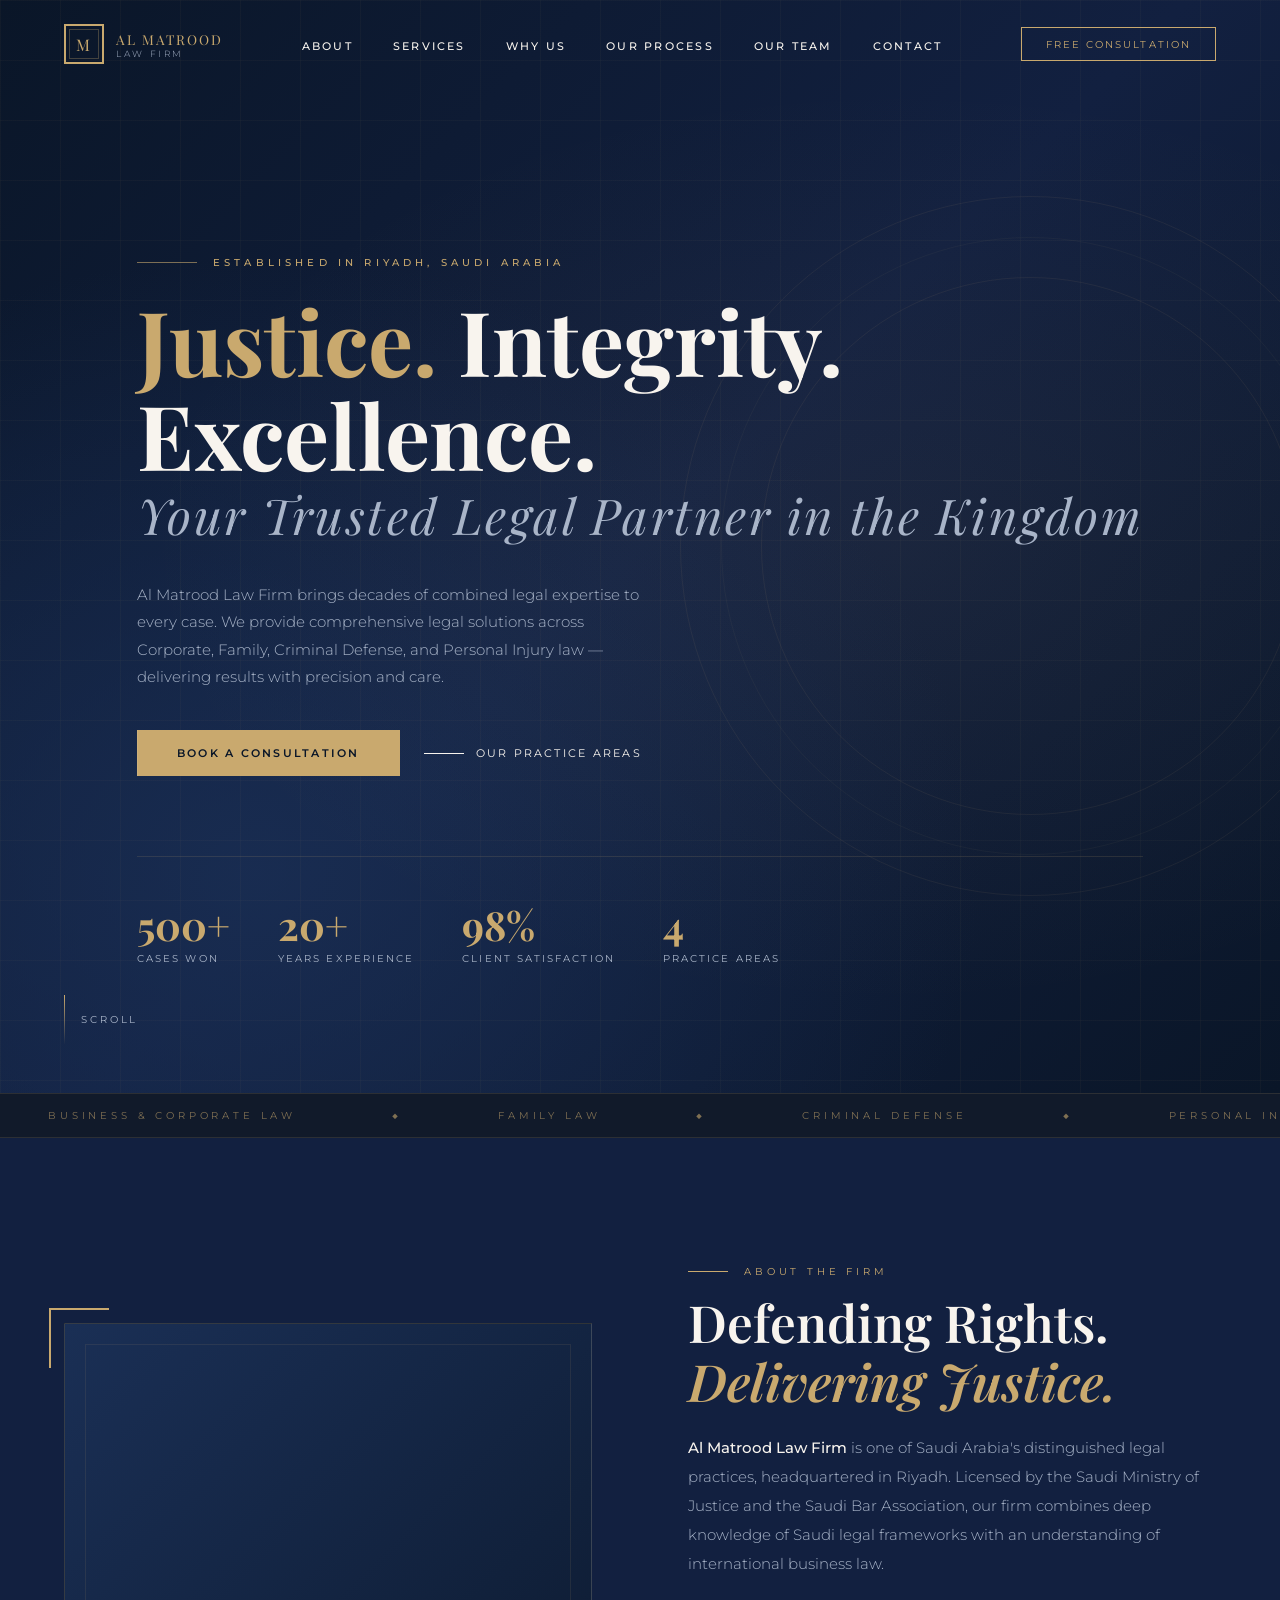
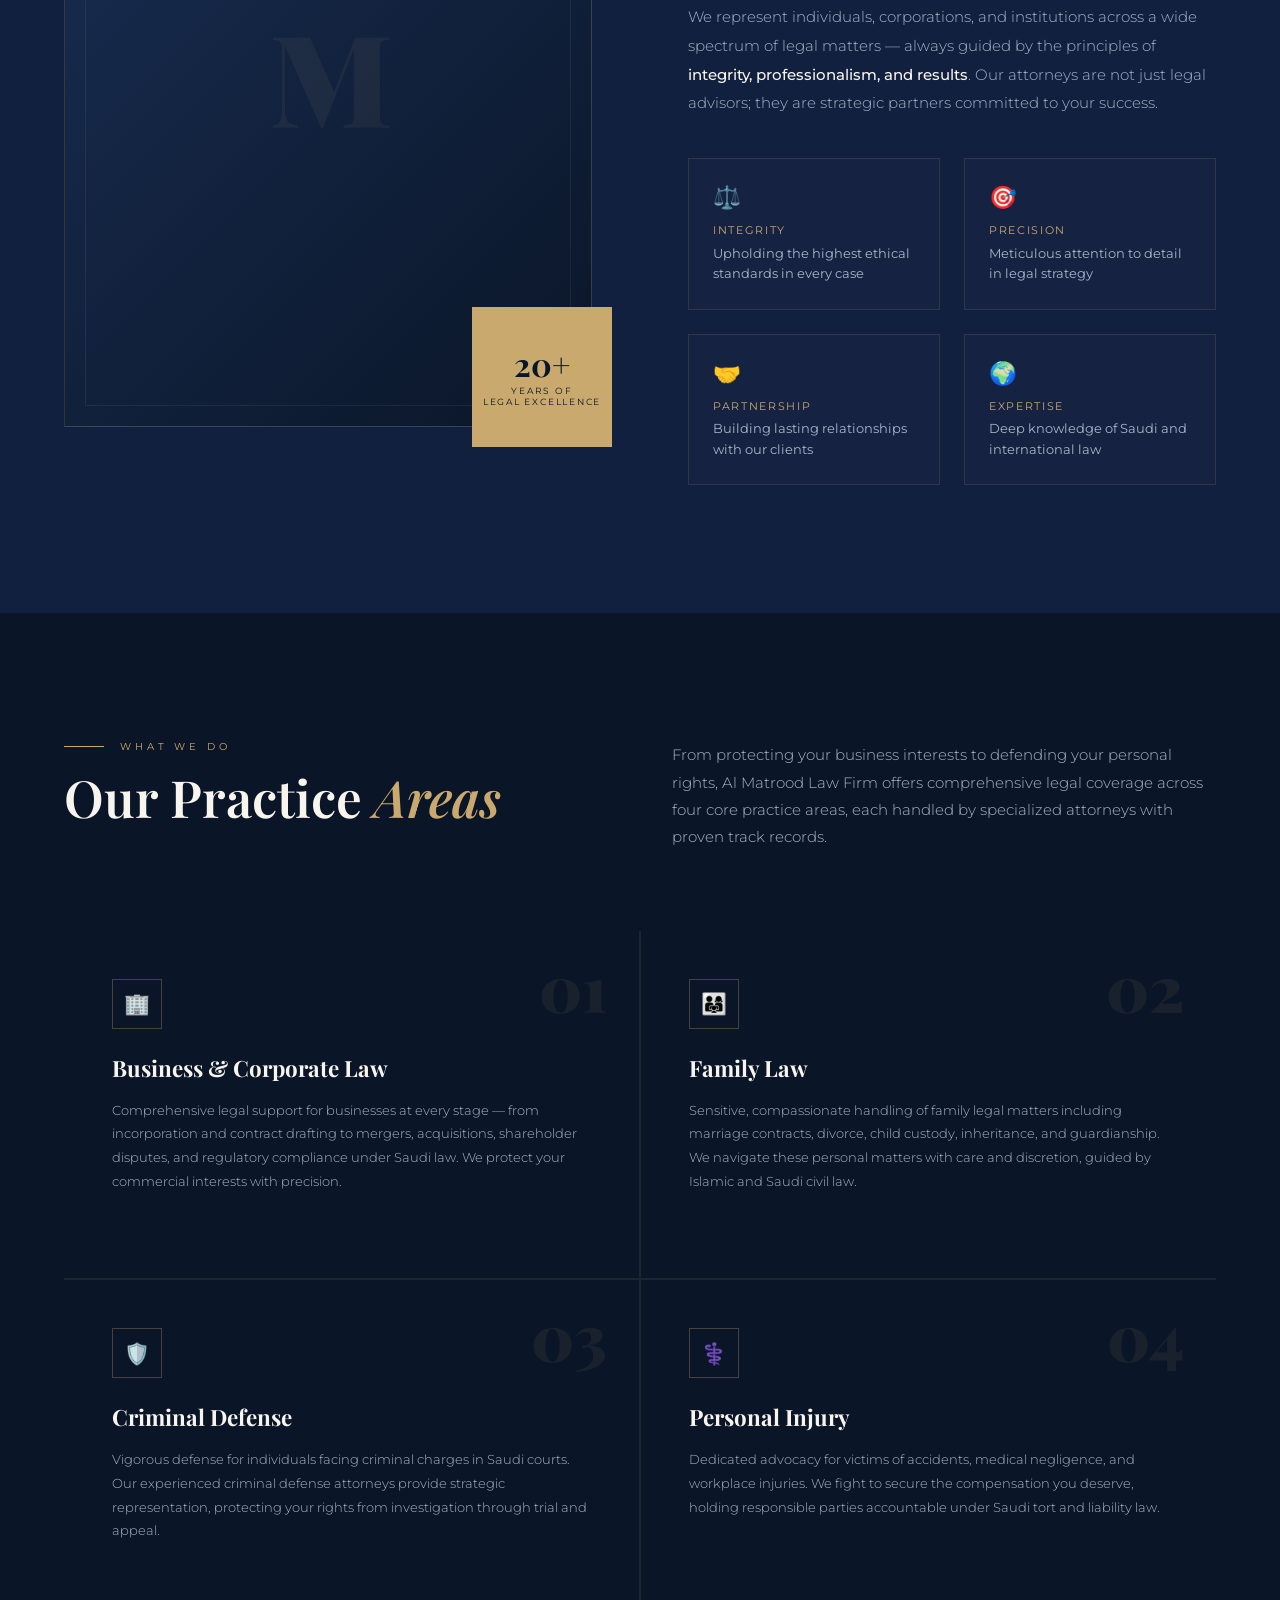
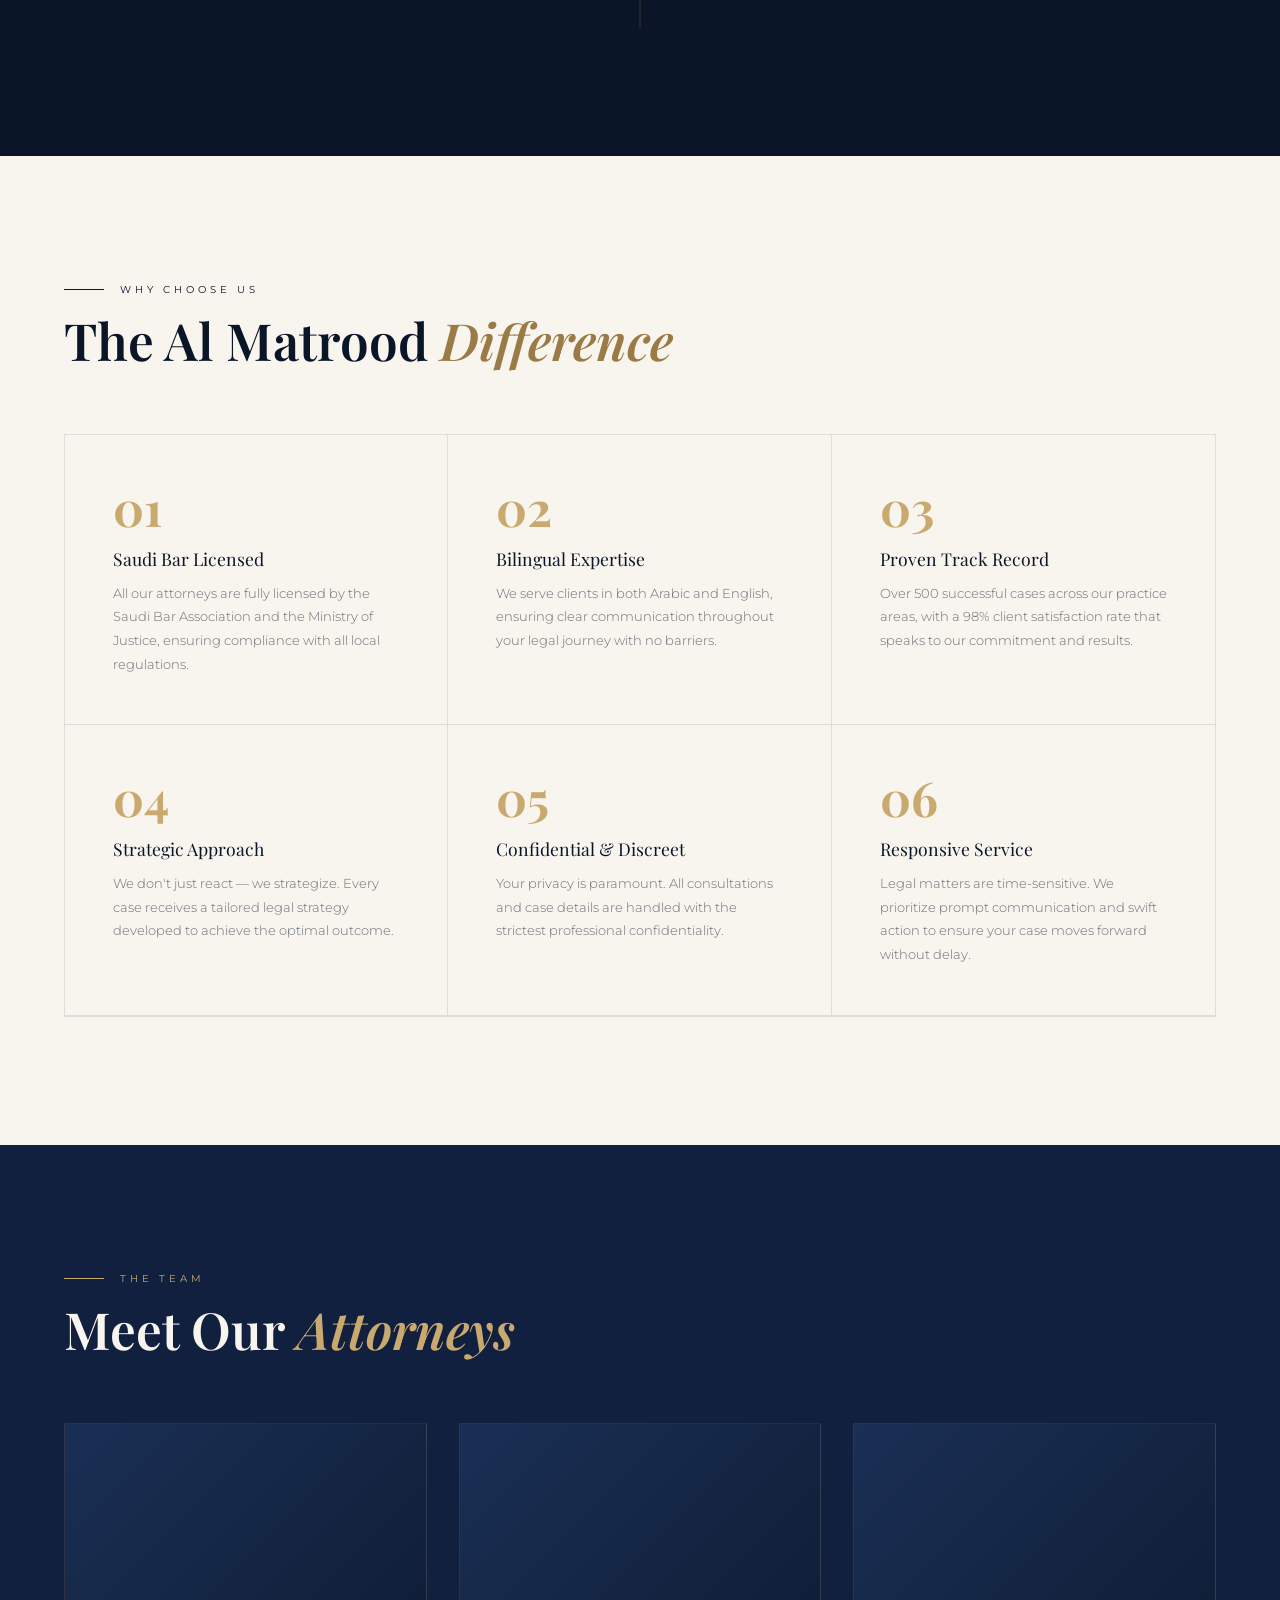
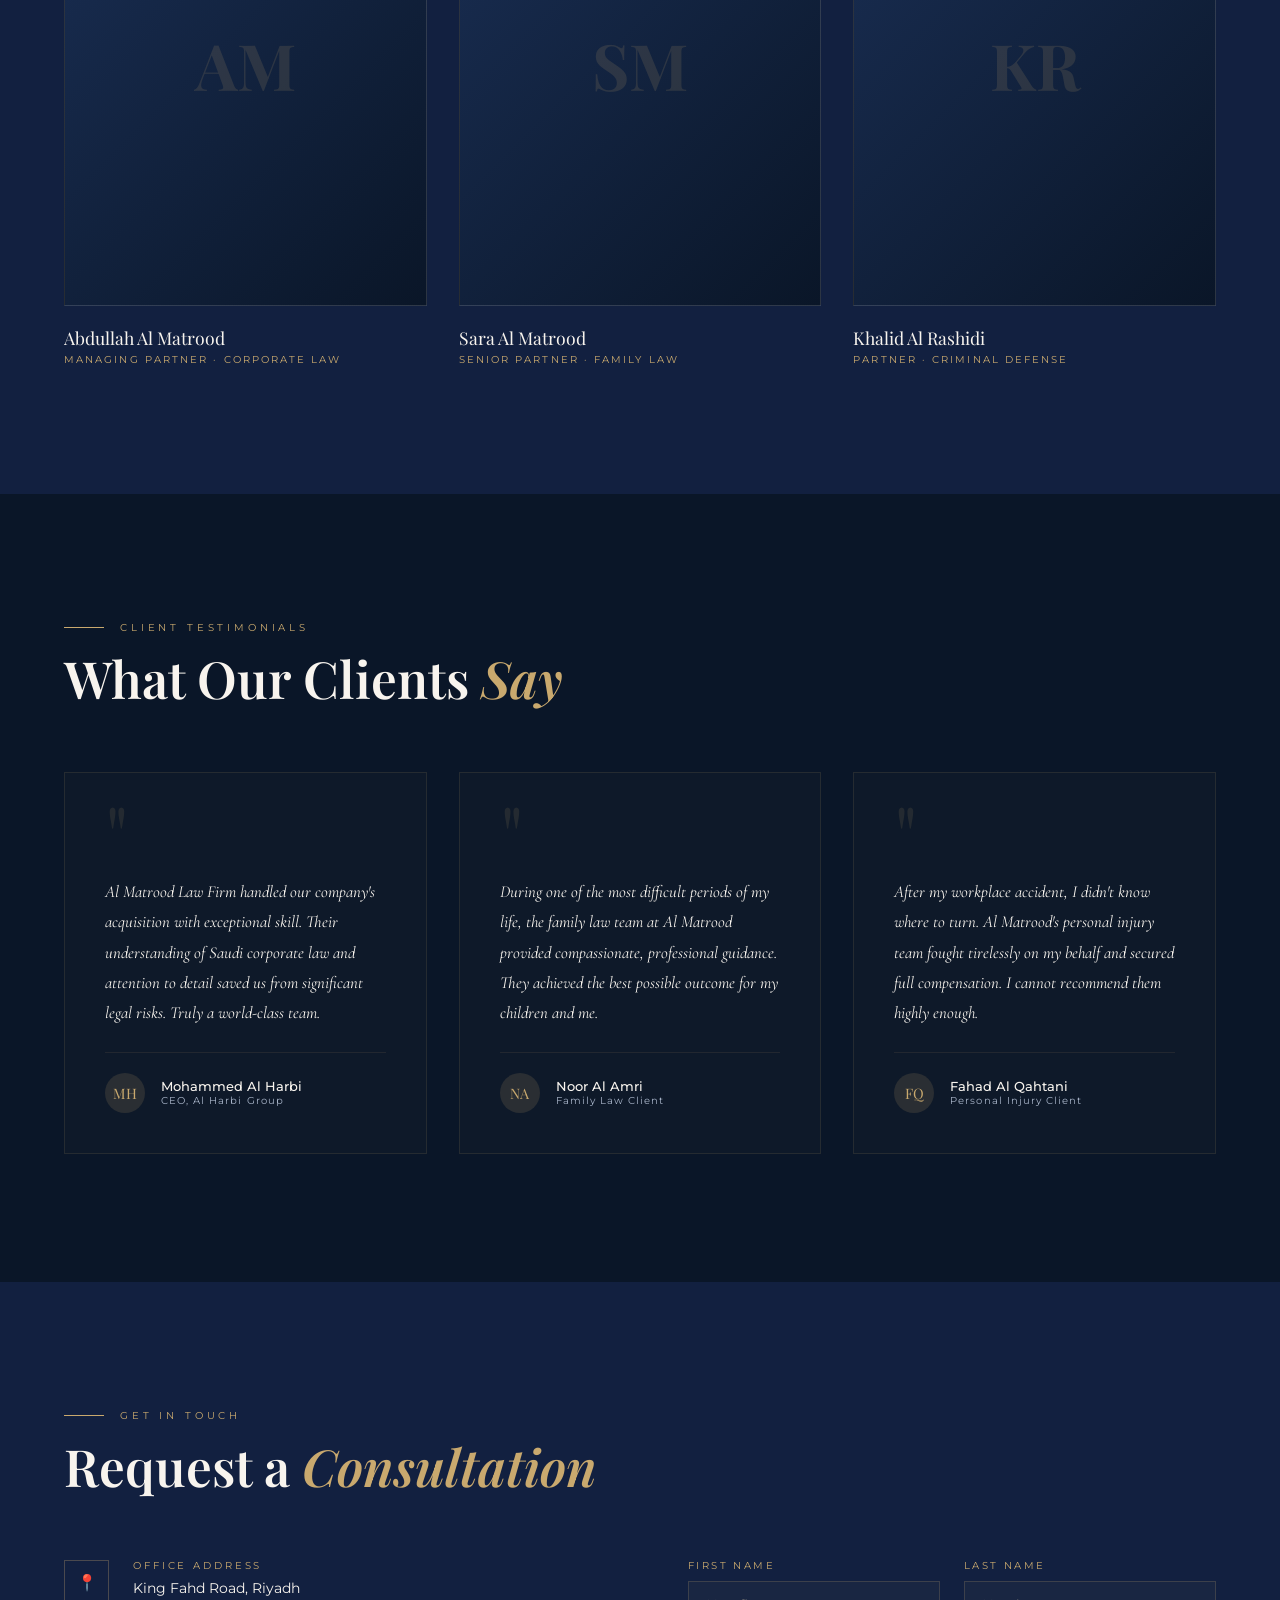
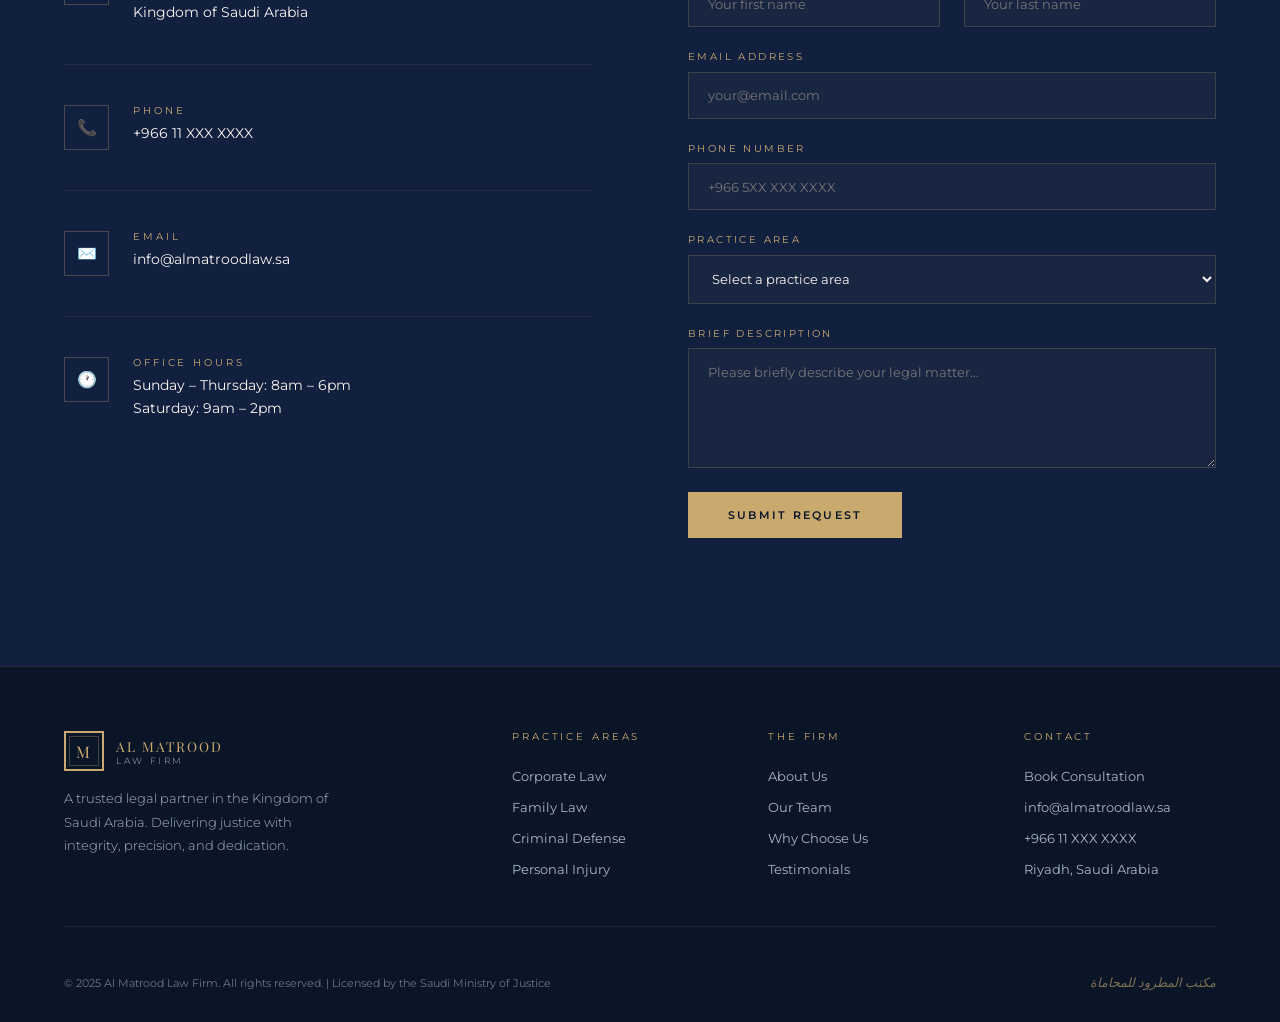
<file: almatrood-law-firm.html>
<!DOCTYPE html>
<html lang="en" dir="ltr">
<head>
<meta charset="UTF-8">
<meta name="viewport" content="width=device-width, initial-scale=1.0">
<title>Al Matrood Law Firm | Legal Excellence in Saudi Arabia</title>
<link href="https://fonts.googleapis.com/css2?family=Playfair+Display:wght@400;500;600;700;900&family=Cormorant+Garamond:ital,wght@0,300;0,400;0,500;0,600;1,300;1,400&family=Montserrat:wght@300;400;500;600&display=swap" rel="stylesheet">
<style>
  :root {
    --gold: #C9A96E;
    --gold-light: #E8D5A3;
    --gold-dark: #9A7A45;
    --navy: #0A1628;
    --navy-mid: #122040;
    --navy-light: #1A2F55;
    --cream: #F8F4EE;
    --cream-dark: #EDE5D8;
    --text-light: #A8B4C8;
    --white: #FFFFFF;
  }

  * { margin: 0; padding: 0; box-sizing: border-box; }

  html { scroll-behavior: smooth; }

  body {
    font-family: 'Montserrat', sans-serif;
    background: var(--navy);
    color: var(--cream);
    overflow-x: hidden;
  }

  /* PRELOADER */
  #preloader {
    position: fixed; inset: 0;
    background: var(--navy);
    z-index: 9999;
    display: flex; align-items: center; justify-content: center;
    transition: opacity 0.6s ease, visibility 0.6s ease;
  }
  #preloader.hidden { opacity: 0; visibility: hidden; }
  .preloader-emblem {
    font-family: 'Playfair Display', serif;
    font-size: 2rem;
    color: var(--gold);
    letter-spacing: 0.3em;
    animation: pulse 1.5s ease-in-out infinite;
  }
  @keyframes pulse { 0%,100%{opacity:0.3;} 50%{opacity:1;} }

  /* NAV */
  nav {
    position: fixed; top: 0; left: 0; right: 0;
    z-index: 1000;
    padding: 1.5rem 4rem;
    display: flex; align-items: center; justify-content: space-between;
    transition: all 0.4s ease;
    background: transparent;
  }
  nav.scrolled {
    background: rgba(10, 22, 40, 0.97);
    backdrop-filter: blur(10px);
    padding: 1rem 4rem;
    border-bottom: 1px solid rgba(201, 169, 110, 0.2);
  }
  .nav-logo {
    font-family: 'Playfair Display', serif;
    font-size: 1.3rem;
    color: var(--gold);
    letter-spacing: 0.1em;
    text-decoration: none;
    display: flex; align-items: center; gap: 0.75rem;
  }
  .logo-mark {
    width: 40px; height: 40px;
    border: 2px solid var(--gold);
    display: flex; align-items: center; justify-content: center;
    font-size: 1rem;
    position: relative;
  }
  .logo-mark::before {
    content: '';
    position: absolute;
    inset: 3px;
    border: 1px solid rgba(201,169,110,0.3);
  }
  .nav-links {
    display: flex; gap: 2.5rem; list-style: none;
  }
  .nav-links a {
    color: var(--cream);
    text-decoration: none;
    font-size: 0.7rem;
    font-weight: 500;
    letter-spacing: 0.2em;
    text-transform: uppercase;
    transition: color 0.3s;
    position: relative;
  }
  .nav-links a::after {
    content: '';
    position: absolute;
    bottom: -4px; left: 0; right: 0;
    height: 1px;
    background: var(--gold);
    transform: scaleX(0);
    transition: transform 0.3s ease;
  }
  .nav-links a:hover { color: var(--gold); }
  .nav-links a:hover::after { transform: scaleX(1); }
  .nav-cta {
    background: transparent;
    border: 1px solid var(--gold);
    color: var(--gold);
    padding: 0.6rem 1.5rem;
    font-family: 'Montserrat', sans-serif;
    font-size: 0.65rem;
    letter-spacing: 0.2em;
    text-transform: uppercase;
    cursor: pointer;
    transition: all 0.3s ease;
    text-decoration: none;
  }
  .nav-cta:hover { background: var(--gold); color: var(--navy); }

  /* HERO */
  #hero {
    min-height: 100vh;
    position: relative;
    display: flex; align-items: center;
    overflow: hidden;
  }
  .hero-bg {
    position: absolute; inset: 0;
    background:
      radial-gradient(ellipse at 70% 50%, rgba(201,169,110,0.06) 0%, transparent 60%),
      radial-gradient(ellipse at 20% 80%, rgba(26,47,85,0.8) 0%, transparent 50%),
      linear-gradient(135deg, var(--navy) 0%, var(--navy-mid) 50%, var(--navy) 100%);
  }
  .hero-grid {
    position: absolute; inset: 0;
    background-image:
      linear-gradient(rgba(201,169,110,0.04) 1px, transparent 1px),
      linear-gradient(90deg, rgba(201,169,110,0.04) 1px, transparent 1px);
    background-size: 60px 60px;
  }
  .hero-ornament {
    position: absolute;
    right: -100px; top: 50%;
    transform: translateY(-50%);
    width: 700px; height: 700px;
    border: 1px solid rgba(201,169,110,0.08);
    border-radius: 50%;
    animation: rotate 60s linear infinite;
  }
  .hero-ornament::before {
    content: '';
    position: absolute;
    inset: 40px;
    border: 1px solid rgba(201,169,110,0.05);
    border-radius: 50%;
  }
  .hero-ornament::after {
    content: '';
    position: absolute;
    inset: 80px;
    border: 1px solid rgba(201,169,110,0.08);
    border-radius: 50%;
  }
  @keyframes rotate { from{transform:translateY(-50%) rotate(0deg)} to{transform:translateY(-50%) rotate(360deg)} }

  .hero-content {
    position: relative;
    max-width: 1400px;
    margin: 0 auto;
    padding: 0 4rem;
    padding-top: 8rem;
    opacity: 0;
    transform: translateY(30px);
    animation: fadeUp 1s ease 0.8s forwards;
  }
  @keyframes fadeUp { to { opacity: 1; transform: translateY(0); } }

  .hero-eyebrow {
    display: flex; align-items: center; gap: 1rem;
    margin-bottom: 1.5rem;
  }
  .eyebrow-line {
    width: 60px; height: 1px;
    background: var(--gold);
    opacity: 0.6;
  }
  .eyebrow-text {
    font-size: 0.65rem;
    letter-spacing: 0.4em;
    text-transform: uppercase;
    color: var(--gold);
    font-weight: 500;
  }
  .hero-title {
    font-family: 'Playfair Display', serif;
    font-size: clamp(3rem, 7vw, 6.5rem);
    font-weight: 700;
    line-height: 1.05;
    margin-bottom: 0.25rem;
    color: var(--cream);
  }
  .hero-title .accent { color: var(--gold); }
  .hero-title .subtitle-line {
    display: block;
    font-style: italic;
    font-weight: 400;
    font-size: 0.55em;
    color: var(--text-light);
    margin-top: 0.5rem;
    letter-spacing: 0.05em;
  }
  .hero-body {
    max-width: 520px;
    margin: 2.5rem 0;
    font-size: 0.95rem;
    line-height: 1.8;
    color: var(--text-light);
    font-weight: 300;
  }
  .hero-actions {
    display: flex; gap: 1.5rem; align-items: center;
    flex-wrap: wrap;
  }
  .btn-primary {
    background: var(--gold);
    color: var(--navy);
    padding: 1rem 2.5rem;
    font-family: 'Montserrat', sans-serif;
    font-size: 0.7rem;
    font-weight: 600;
    letter-spacing: 0.2em;
    text-transform: uppercase;
    border: none;
    cursor: pointer;
    text-decoration: none;
    display: inline-block;
    transition: all 0.3s ease;
    position: relative;
    overflow: hidden;
  }
  .btn-primary::after {
    content: '';
    position: absolute; inset: 0;
    background: rgba(255,255,255,0.2);
    transform: translateX(-100%);
    transition: transform 0.3s ease;
  }
  .btn-primary:hover::after { transform: translateX(0); }
  .btn-secondary {
    color: var(--cream);
    text-decoration: none;
    font-size: 0.7rem;
    letter-spacing: 0.2em;
    text-transform: uppercase;
    display: flex; align-items: center; gap: 0.75rem;
    transition: color 0.3s;
  }
  .btn-secondary:hover { color: var(--gold); }
  .btn-secondary span {
    width: 40px; height: 1px;
    background: currentColor;
    transition: width 0.3s;
  }
  .btn-secondary:hover span { width: 60px; }

  .hero-stats {
    display: flex; gap: 3rem;
    margin-top: 5rem;
    padding-top: 3rem;
    border-top: 1px solid rgba(201,169,110,0.15);
  }
  .stat-item { }
  .stat-number {
    font-family: 'Playfair Display', serif;
    font-size: 2.5rem;
    color: var(--gold);
    font-weight: 700;
    line-height: 1;
  }
  .stat-label {
    font-size: 0.65rem;
    letter-spacing: 0.2em;
    text-transform: uppercase;
    color: var(--text-light);
    margin-top: 0.4rem;
  }

  /* MARQUEE */
  .marquee-section {
    border-top: 1px solid rgba(201,169,110,0.15);
    border-bottom: 1px solid rgba(201,169,110,0.15);
    padding: 1rem 0;
    overflow: hidden;
    background: rgba(201,169,110,0.03);
  }
  .marquee-track {
    display: flex;
    animation: marquee 20s linear infinite;
    white-space: nowrap;
  }
  .marquee-item {
    font-size: 0.6rem;
    letter-spacing: 0.4em;
    text-transform: uppercase;
    color: var(--gold);
    padding: 0 3rem;
    opacity: 0.6;
  }
  .marquee-dot { color: var(--gold); }
  @keyframes marquee { from{transform:translateX(0)} to{transform:translateX(-50%)} }

  /* SECTION COMMON */
  section { padding: 8rem 0; }
  .container { max-width: 1400px; margin: 0 auto; padding: 0 4rem; }
  .section-label {
    display: flex; align-items: center; gap: 1rem;
    margin-bottom: 1rem;
  }
  .section-label-line {
    width: 40px; height: 1px;
    background: var(--gold);
  }
  .section-label-text {
    font-size: 0.6rem;
    letter-spacing: 0.4em;
    text-transform: uppercase;
    color: var(--gold);
  }
  .section-title {
    font-family: 'Playfair Display', serif;
    font-size: clamp(2rem, 4vw, 3.5rem);
    font-weight: 600;
    line-height: 1.15;
    color: var(--cream);
    margin-bottom: 1.5rem;
  }
  .section-title em {
    font-style: italic;
    color: var(--gold);
  }

  /* ABOUT */
  #about { background: var(--navy-mid); }
  .about-grid {
    display: grid;
    grid-template-columns: 1fr 1fr;
    gap: 6rem;
    align-items: center;
  }
  .about-visual {
    position: relative;
  }
  .about-frame {
    aspect-ratio: 3/4;
    background: linear-gradient(135deg, var(--navy-light), var(--navy));
    border: 1px solid rgba(201,169,110,0.2);
    position: relative;
    overflow: hidden;
  }
  .about-frame-inner {
    position: absolute; inset: 20px;
    border: 1px solid rgba(201,169,110,0.1);
    display: flex; align-items: center; justify-content: center;
  }
  .about-emblem {
    font-family: 'Playfair Display', serif;
    font-size: 8rem;
    color: rgba(201,169,110,0.07);
    font-weight: 900;
    letter-spacing: -0.05em;
  }
  .about-badge {
    position: absolute;
    bottom: -20px; right: -20px;
    width: 140px; height: 140px;
    background: var(--gold);
    display: flex; flex-direction: column;
    align-items: center; justify-content: center;
    color: var(--navy);
  }
  .badge-year {
    font-family: 'Playfair Display', serif;
    font-size: 2rem;
    font-weight: 700;
    line-height: 1;
  }
  .badge-text {
    font-size: 0.55rem;
    letter-spacing: 0.2em;
    text-transform: uppercase;
    text-align: center;
    margin-top: 0.3rem;
  }
  .about-corner {
    position: absolute;
    top: -15px; left: -15px;
    width: 60px; height: 60px;
    border-top: 2px solid var(--gold);
    border-left: 2px solid var(--gold);
  }
  .about-text p {
    font-size: 0.95rem;
    line-height: 1.9;
    color: var(--text-light);
    margin-bottom: 1.5rem;
    font-weight: 300;
  }
  .about-text p strong {
    color: var(--cream);
    font-weight: 500;
  }
  .about-pillars {
    display: grid;
    grid-template-columns: 1fr 1fr;
    gap: 1.5rem;
    margin-top: 2.5rem;
  }
  .pillar {
    padding: 1.5rem;
    border: 1px solid rgba(201,169,110,0.15);
    background: rgba(201,169,110,0.02);
    transition: border-color 0.3s;
  }
  .pillar:hover { border-color: rgba(201,169,110,0.4); }
  .pillar-icon {
    font-size: 1.4rem;
    margin-bottom: 0.75rem;
  }
  .pillar-name {
    font-size: 0.7rem;
    letter-spacing: 0.15em;
    text-transform: uppercase;
    color: var(--gold);
    margin-bottom: 0.4rem;
  }
  .pillar-desc {
    font-size: 0.8rem;
    color: var(--text-light);
    line-height: 1.6;
  }

  /* PRACTICE AREAS */
  #practice { background: var(--navy); }
  .practice-header {
    display: grid;
    grid-template-columns: 1fr 1fr;
    gap: 4rem;
    margin-bottom: 5rem;
    align-items: end;
  }
  .practice-intro {
    font-size: 0.95rem;
    color: var(--text-light);
    line-height: 1.8;
    font-weight: 300;
  }
  .practice-grid {
    display: grid;
    grid-template-columns: repeat(2, 1fr);
    gap: 2px;
    background: rgba(201,169,110,0.1);
  }
  .practice-card {
    background: var(--navy);
    padding: 3rem;
    position: relative;
    cursor: pointer;
    transition: all 0.4s ease;
    overflow: hidden;
  }
  .practice-card::before {
    content: '';
    position: absolute;
    bottom: 0; left: 0;
    width: 100%; height: 3px;
    background: var(--gold);
    transform: scaleX(0);
    transform-origin: left;
    transition: transform 0.4s ease;
  }
  .practice-card:hover {
    background: var(--navy-light);
  }
  .practice-card:hover::before { transform: scaleX(1); }
  .practice-num {
    font-family: 'Playfair Display', serif;
    font-size: 4rem;
    color: rgba(201,169,110,0.08);
    font-weight: 900;
    line-height: 1;
    position: absolute;
    top: 1.5rem; right: 2rem;
    transition: color 0.4s;
  }
  .practice-card:hover .practice-num { color: rgba(201,169,110,0.15); }
  .practice-icon {
    width: 50px; height: 50px;
    border: 1px solid rgba(201,169,110,0.3);
    display: flex; align-items: center; justify-content: center;
    font-size: 1.3rem;
    margin-bottom: 1.5rem;
    transition: border-color 0.3s, background 0.3s;
  }
  .practice-card:hover .practice-icon {
    border-color: var(--gold);
    background: rgba(201,169,110,0.08);
  }
  .practice-name {
    font-family: 'Playfair Display', serif;
    font-size: 1.4rem;
    margin-bottom: 1rem;
    color: var(--cream);
  }
  .practice-desc {
    font-size: 0.82rem;
    color: var(--text-light);
    line-height: 1.8;
    font-weight: 300;
  }
  .practice-link {
    display: flex; align-items: center; gap: 0.5rem;
    margin-top: 1.5rem;
    font-size: 0.65rem;
    letter-spacing: 0.2em;
    text-transform: uppercase;
    color: var(--gold);
    text-decoration: none;
    opacity: 0;
    transform: translateX(-10px);
    transition: all 0.3s ease;
  }
  .practice-card:hover .practice-link { opacity: 1; transform: translateX(0); }
  .practice-link span { width: 30px; height: 1px; background: var(--gold); }

  /* WHY US */
  #why {
    background: var(--cream);
    color: var(--navy);
  }
  #why .section-title { color: var(--navy); }
  .why-grid {
    display: grid;
    grid-template-columns: repeat(3, 1fr);
    gap: 0;
    margin-top: 4rem;
    border: 1px solid rgba(10,22,40,0.1);
  }
  .why-item {
    padding: 3rem;
    border-right: 1px solid rgba(10,22,40,0.1);
    border-bottom: 1px solid rgba(10,22,40,0.1);
    transition: background 0.3s;
  }
  .why-item:nth-child(3n) { border-right: none; }
  .why-item:hover { background: rgba(10,22,40,0.03); }
  .why-number {
    font-family: 'Playfair Display', serif;
    font-size: 3rem;
    color: var(--gold);
    font-weight: 700;
    line-height: 1;
    margin-bottom: 1rem;
  }
  .why-title {
    font-family: 'Playfair Display', serif;
    font-size: 1.1rem;
    color: var(--navy);
    margin-bottom: 0.75rem;
  }
  .why-desc {
    font-size: 0.82rem;
    color: rgba(10,22,40,0.6);
    line-height: 1.8;
    font-weight: 300;
  }

  /* TEAM */
  #team { background: var(--navy-mid); }
  .team-grid {
    display: grid;
    grid-template-columns: repeat(3, 1fr);
    gap: 2rem;
    margin-top: 4rem;
  }
  .team-card {
    position: relative;
    overflow: hidden;
    cursor: pointer;
  }
  .team-img {
    aspect-ratio: 3/4;
    background: linear-gradient(135deg, var(--navy-light), var(--navy));
    border: 1px solid rgba(201,169,110,0.15);
    position: relative;
    overflow: hidden;
    display: flex; align-items: center; justify-content: center;
    transition: border-color 0.3s;
  }
  .team-card:hover .team-img { border-color: rgba(201,169,110,0.4); }
  .team-initials {
    font-family: 'Playfair Display', serif;
    font-size: 4rem;
    color: rgba(201,169,110,0.15);
    font-weight: 700;
  }
  .team-overlay {
    position: absolute; inset: 0;
    background: linear-gradient(to top, rgba(10,22,40,0.9) 0%, transparent 60%);
    opacity: 0;
    transition: opacity 0.4s;
    display: flex; align-items: flex-end;
    padding: 2rem;
  }
  .team-card:hover .team-overlay { opacity: 1; }
  .team-bio {
    font-size: 0.78rem;
    color: var(--cream);
    line-height: 1.7;
  }
  .team-info {
    margin-top: 1.25rem;
  }
  .team-name {
    font-family: 'Playfair Display', serif;
    font-size: 1.1rem;
    color: var(--cream);
  }
  .team-role {
    font-size: 0.65rem;
    letter-spacing: 0.2em;
    text-transform: uppercase;
    color: var(--gold);
    margin-top: 0.25rem;
  }

  /* TESTIMONIALS */
  #testimonials { background: var(--navy); }
  .testimonials-grid {
    display: grid;
    grid-template-columns: repeat(3, 1fr);
    gap: 2rem;
    margin-top: 4rem;
  }
  .testimonial-card {
    padding: 2.5rem;
    border: 1px solid rgba(201,169,110,0.12);
    background: rgba(201,169,110,0.02);
    position: relative;
    transition: border-color 0.3s;
  }
  .testimonial-card:hover { border-color: rgba(201,169,110,0.3); }
  .quote-mark {
    font-family: 'Playfair Display', serif;
    font-size: 5rem;
    color: rgba(201,169,110,0.12);
    line-height: 0.5;
    margin-bottom: 1.5rem;
    display: block;
  }
  .testimonial-text {
    font-family: 'Cormorant Garamond', serif;
    font-size: 1.05rem;
    color: var(--cream);
    line-height: 1.8;
    font-style: italic;
    margin-bottom: 1.5rem;
  }
  .testimonial-author {
    display: flex; align-items: center; gap: 1rem;
    border-top: 1px solid rgba(201,169,110,0.1);
    padding-top: 1.25rem;
  }
  .author-avatar {
    width: 40px; height: 40px;
    background: rgba(201,169,110,0.15);
    border-radius: 50%;
    display: flex; align-items: center; justify-content: center;
    font-family: 'Playfair Display', serif;
    font-size: 0.9rem;
    color: var(--gold);
  }
  .author-name {
    font-size: 0.8rem;
    color: var(--cream);
    font-weight: 500;
  }
  .author-title {
    font-size: 0.65rem;
    color: var(--text-light);
    letter-spacing: 0.1em;
  }

  /* CONTACT */
  #contact {
    background: var(--navy-mid);
    position: relative;
    overflow: hidden;
  }
  .contact-grid {
    display: grid;
    grid-template-columns: 1fr 1fr;
    gap: 6rem;
    align-items: start;
  }
  .contact-info-item {
    display: flex; gap: 1.5rem;
    margin-bottom: 2.5rem;
    padding-bottom: 2.5rem;
    border-bottom: 1px solid rgba(201,169,110,0.1);
  }
  .contact-info-item:last-child { border-bottom: none; }
  .contact-icon {
    width: 45px; height: 45px;
    border: 1px solid rgba(201,169,110,0.3);
    display: flex; align-items: center; justify-content: center;
    font-size: 1rem;
    flex-shrink: 0;
    color: var(--gold);
  }
  .contact-info-label {
    font-size: 0.6rem;
    letter-spacing: 0.3em;
    text-transform: uppercase;
    color: var(--gold);
    margin-bottom: 0.4rem;
  }
  .contact-info-value {
    font-size: 0.9rem;
    color: var(--cream);
    line-height: 1.6;
  }
  .contact-form {
    display: flex; flex-direction: column; gap: 1.5rem;
  }
  .form-row { display: grid; grid-template-columns: 1fr 1fr; gap: 1.5rem; }
  .form-group { display: flex; flex-direction: column; }
  .form-label {
    font-size: 0.6rem;
    letter-spacing: 0.25em;
    text-transform: uppercase;
    color: var(--gold);
    margin-bottom: 0.6rem;
  }
  .form-input, .form-select, .form-textarea {
    background: rgba(201,169,110,0.04);
    border: 1px solid rgba(201,169,110,0.2);
    color: var(--cream);
    padding: 0.9rem 1.2rem;
    font-family: 'Montserrat', sans-serif;
    font-size: 0.82rem;
    transition: border-color 0.3s;
    outline: none;
    width: 100%;
  }
  .form-input:focus, .form-select:focus, .form-textarea:focus {
    border-color: var(--gold);
  }
  .form-select { cursor: pointer; }
  .form-select option { background: var(--navy); }
  .form-textarea { resize: vertical; min-height: 120px; }
  .form-submit {
    background: var(--gold);
    color: var(--navy);
    border: none;
    padding: 1rem 2.5rem;
    font-family: 'Montserrat', sans-serif;
    font-size: 0.7rem;
    font-weight: 600;
    letter-spacing: 0.2em;
    text-transform: uppercase;
    cursor: pointer;
    transition: all 0.3s;
    align-self: flex-start;
  }
  .form-submit:hover { background: var(--gold-light); }

  /* FOOTER */
  footer {
    background: var(--navy);
    border-top: 1px solid rgba(201,169,110,0.15);
    padding: 4rem 0 2rem;
  }
  .footer-grid {
    display: grid;
    grid-template-columns: 2fr 1fr 1fr 1fr;
    gap: 4rem;
    margin-bottom: 3rem;
    padding-bottom: 3rem;
    border-bottom: 1px solid rgba(201,169,110,0.1);
  }
  .footer-brand p {
    font-size: 0.82rem;
    color: var(--text-light);
    line-height: 1.8;
    margin-top: 1rem;
    max-width: 280px;
    font-weight: 300;
  }
  .footer-heading {
    font-size: 0.6rem;
    letter-spacing: 0.3em;
    text-transform: uppercase;
    color: var(--gold);
    margin-bottom: 1.5rem;
  }
  .footer-links { list-style: none; display: flex; flex-direction: column; gap: 0.75rem; }
  .footer-links a {
    color: var(--text-light);
    text-decoration: none;
    font-size: 0.82rem;
    transition: color 0.3s;
  }
  .footer-links a:hover { color: var(--cream); }
  .footer-bottom {
    display: flex; justify-content: space-between; align-items: center;
  }
  .footer-copy {
    font-size: 0.7rem;
    color: var(--text-light);
    opacity: 0.6;
  }
  .footer-arabic {
    font-size: 0.8rem;
    color: var(--gold);
    opacity: 0.6;
    font-style: italic;
  }

  /* SCROLL ANIMATIONS */
  .reveal {
    opacity: 0;
    transform: translateY(25px);
    transition: opacity 0.7s ease, transform 0.7s ease;
  }
  .reveal.visible {
    opacity: 1;
    transform: translateY(0);
  }
  .reveal-delay-1 { transition-delay: 0.1s; }
  .reveal-delay-2 { transition-delay: 0.2s; }
  .reveal-delay-3 { transition-delay: 0.3s; }
  .reveal-delay-4 { transition-delay: 0.4s; }

  /* SCROLL INDICATOR */
  .scroll-indicator {
    position: absolute;
    bottom: 3rem; left: 4rem;
    display: flex; align-items: center; gap: 1rem;
    color: var(--text-light);
    font-size: 0.6rem;
    letter-spacing: 0.3em;
    text-transform: uppercase;
  }
  .scroll-line {
    width: 1px; height: 50px;
    background: linear-gradient(to bottom, var(--gold), transparent);
    animation: scrollLine 2s ease-in-out infinite;
  }
  @keyframes scrollLine { 0%,100%{opacity:0.3;} 50%{opacity:1;} }

  @media (max-width: 768px) {
    nav { padding: 1rem 1.5rem; }
    nav.scrolled { padding: 0.8rem 1.5rem; }
    .nav-links, .nav-cta { display: none; }
    .container { padding: 0 1.5rem; }
    .hero-content { padding: 0 1.5rem; padding-top: 7rem; }
    .hero-stats { gap: 1.5rem; flex-wrap: wrap; }
    .about-grid, .contact-grid { grid-template-columns: 1fr; gap: 3rem; }
    .practice-grid { grid-template-columns: 1fr; }
    .practice-header { grid-template-columns: 1fr; }
    .team-grid { grid-template-columns: 1fr 1fr; }
    .testimonials-grid { grid-template-columns: 1fr; }
    .why-grid { grid-template-columns: 1fr 1fr; }
    .footer-grid { grid-template-columns: 1fr 1fr; }
    .form-row { grid-template-columns: 1fr; }
    .hero-ornament { display: none; }
    section { padding: 5rem 0; }
  }
</style>
</head>
<body>

<!-- PRELOADER -->
<div id="preloader">
  <div class="preloader-emblem">AL MATROOD</div>
</div>

<!-- NAVIGATION -->
<nav id="navbar">
  <a href="#hero" class="nav-logo">
    <div class="logo-mark">M</div>
    <div>
      <div style="font-size:0.85rem; letter-spacing:0.15em;">AL MATROOD</div>
      <div style="font-size:0.55rem; letter-spacing:0.3em; color:var(--text-light); font-family:'Montserrat',sans-serif; font-weight:300;">LAW FIRM</div>
    </div>
  </a>
  <ul class="nav-links">
    <li><a href="#about">About</a></li>
    <li><a href="services.html">Services</a></li>
    <li><a href="why-us.html">Why Us</a></li>
    <li><a href="process.html">Our Process</a></li>
    <li><a href="consultant.html">Our Team</a></li>
    <li><a href="contact.html">Contact</a></li>
  </ul>
  <a href="contact.html" class="nav-cta">Free Consultation</a>
</nav>

<!-- HERO -->
<section id="hero">
  <div class="hero-bg"></div>
  <div class="hero-grid"></div>
  <div class="hero-ornament"></div>

  <div class="hero-content">
    <div class="hero-eyebrow">
      <div class="eyebrow-line"></div>
      <span class="eyebrow-text">Established in Riyadh, Saudi Arabia</span>
    </div>

    <h1 class="hero-title">
      <span class="accent">Justice.</span> Integrity.<br>
      <span>Excellence.</span>
      <span class="subtitle-line">Your Trusted Legal Partner in the Kingdom</span>
    </h1>

    <p class="hero-body">
      Al Matrood Law Firm brings decades of combined legal expertise to every case. 
      We provide comprehensive legal solutions across Corporate, Family, Criminal Defense, 
      and Personal Injury law — delivering results with precision and care.
    </p>

    <div class="hero-actions">
      <a href="#contact" class="btn-primary">Book a Consultation</a>
      <a href="#practice" class="btn-secondary"><span></span>Our Practice Areas</a>
    </div>

    <div class="hero-stats">
      <div class="stat-item">
        <div class="stat-number">500+</div>
        <div class="stat-label">Cases Won</div>
      </div>
      <div class="stat-item">
        <div class="stat-number">20+</div>
        <div class="stat-label">Years Experience</div>
      </div>
      <div class="stat-item">
        <div class="stat-number">98%</div>
        <div class="stat-label">Client Satisfaction</div>
      </div>
      <div class="stat-item">
        <div class="stat-number">4</div>
        <div class="stat-label">Practice Areas</div>
      </div>
    </div>
  </div>

  <div class="scroll-indicator">
    <div class="scroll-line"></div>
    Scroll
  </div>
</section>

<!-- MARQUEE -->
<div class="marquee-section">
  <div class="marquee-track">
    <span class="marquee-item">Business & Corporate Law</span>
    <span class="marquee-item">◆</span>
    <span class="marquee-item">Family Law</span>
    <span class="marquee-item">◆</span>
    <span class="marquee-item">Criminal Defense</span>
    <span class="marquee-item">◆</span>
    <span class="marquee-item">Personal Injury</span>
    <span class="marquee-item">◆</span>
    <span class="marquee-item">Legal Consultation</span>
    <span class="marquee-item">◆</span>
    <span class="marquee-item">Litigation & Arbitration</span>
    <span class="marquee-item">◆</span>
    <span class="marquee-item">Contract Drafting</span>
    <span class="marquee-item">◆</span>
    <span class="marquee-item">Dispute Resolution</span>
    <span class="marquee-item">◆</span>
    <!-- duplicate for seamless loop -->
    <span class="marquee-item">Business & Corporate Law</span>
    <span class="marquee-item">◆</span>
    <span class="marquee-item">Family Law</span>
    <span class="marquee-item">◆</span>
    <span class="marquee-item">Criminal Defense</span>
    <span class="marquee-item">◆</span>
    <span class="marquee-item">Personal Injury</span>
    <span class="marquee-item">◆</span>
    <span class="marquee-item">Legal Consultation</span>
    <span class="marquee-item">◆</span>
    <span class="marquee-item">Litigation & Arbitration</span>
    <span class="marquee-item">◆</span>
    <span class="marquee-item">Contract Drafting</span>
    <span class="marquee-item">◆</span>
    <span class="marquee-item">Dispute Resolution</span>
    <span class="marquee-item">◆</span>
  </div>
</div>

<!-- ABOUT -->
<section id="about">
  <div class="container">
    <div class="about-grid">
      <div class="about-visual reveal">
        <div class="about-corner"></div>
        <div class="about-frame">
          <div class="about-frame-inner">
            <div class="about-emblem">M</div>
          </div>
        </div>
        <div class="about-badge">
          <div class="badge-year">20+</div>
          <div class="badge-text">Years of<br>Legal Excellence</div>
        </div>
      </div>

      <div class="about-text">
        <div class="section-label reveal">
          <div class="section-label-line"></div>
          <span class="section-label-text">About the Firm</span>
        </div>
        <h2 class="section-title reveal">Defending Rights. <em>Delivering Justice.</em></h2>

        <p class="reveal reveal-delay-1">
          <strong>Al Matrood Law Firm</strong> is one of Saudi Arabia's distinguished legal practices, 
          headquartered in Riyadh. Licensed by the Saudi Ministry of Justice and the Saudi Bar Association, 
          our firm combines deep knowledge of Saudi legal frameworks with an understanding of international 
          business law.
        </p>
        <p class="reveal reveal-delay-2">
          We represent individuals, corporations, and institutions across a wide spectrum of legal matters — 
          always guided by the principles of <strong>integrity, professionalism, and results</strong>. 
          Our attorneys are not just legal advisors; they are strategic partners committed to your success.
        </p>

        <div class="about-pillars">
          <div class="pillar reveal reveal-delay-1">
            <div class="pillar-icon">⚖️</div>
            <div class="pillar-name">Integrity</div>
            <div class="pillar-desc">Upholding the highest ethical standards in every case</div>
          </div>
          <div class="pillar reveal reveal-delay-2">
            <div class="pillar-icon">🎯</div>
            <div class="pillar-name">Precision</div>
            <div class="pillar-desc">Meticulous attention to detail in legal strategy</div>
          </div>
          <div class="pillar reveal reveal-delay-3">
            <div class="pillar-icon">🤝</div>
            <div class="pillar-name">Partnership</div>
            <div class="pillar-desc">Building lasting relationships with our clients</div>
          </div>
          <div class="pillar reveal reveal-delay-4">
            <div class="pillar-icon">🌍</div>
            <div class="pillar-name">Expertise</div>
            <div class="pillar-desc">Deep knowledge of Saudi and international law</div>
          </div>
        </div>
      </div>
    </div>
  </div>
</section>

<!-- PRACTICE AREAS -->
<section id="practice">
  <div class="container">
    <div class="practice-header">
      <div>
        <div class="section-label reveal">
          <div class="section-label-line"></div>
          <span class="section-label-text">What We Do</span>
        </div>
        <h2 class="section-title reveal">Our Practice <em>Areas</em></h2>
      </div>
      <p class="practice-intro reveal">
        From protecting your business interests to defending your personal rights, 
        Al Matrood Law Firm offers comprehensive legal coverage across four core practice areas, 
        each handled by specialized attorneys with proven track records.
      </p>
    </div>

    <div class="practice-grid reveal">
      <div class="practice-card">
        <div class="practice-num">01</div>
        <div class="practice-icon">🏢</div>
        <h3 class="practice-name">Business & Corporate Law</h3>
        <p class="practice-desc">
          Comprehensive legal support for businesses at every stage — from incorporation and 
          contract drafting to mergers, acquisitions, shareholder disputes, and regulatory compliance 
          under Saudi law. We protect your commercial interests with precision.
        </p>
        <a href="#contact" class="practice-link"><span></span>Learn More</a>
      </div>

      <div class="practice-card">
        <div class="practice-num">02</div>
        <div class="practice-icon">👨‍👩‍👧</div>
        <h3 class="practice-name">Family Law</h3>
        <p class="practice-desc">
          Sensitive, compassionate handling of family legal matters including marriage contracts, 
          divorce, child custody, inheritance, and guardianship. We navigate these personal 
          matters with care and discretion, guided by Islamic and Saudi civil law.
        </p>
        <a href="#contact" class="practice-link"><span></span>Learn More</a>
      </div>

      <div class="practice-card">
        <div class="practice-num">03</div>
        <div class="practice-icon">🛡️</div>
        <h3 class="practice-name">Criminal Defense</h3>
        <p class="practice-desc">
          Vigorous defense for individuals facing criminal charges in Saudi courts. 
          Our experienced criminal defense attorneys provide strategic representation, 
          protecting your rights from investigation through trial and appeal.
        </p>
        <a href="#contact" class="practice-link"><span></span>Learn More</a>
      </div>

      <div class="practice-card">
        <div class="practice-num">04</div>
        <div class="practice-icon">⚕️</div>
        <h3 class="practice-name">Personal Injury</h3>
        <p class="practice-desc">
          Dedicated advocacy for victims of accidents, medical negligence, and workplace injuries. 
          We fight to secure the compensation you deserve, holding responsible parties accountable 
          under Saudi tort and liability law.
        </p>
        <a href="#contact" class="practice-link"><span></span>Learn More</a>
      </div>
    </div>
  </div>
</section>

<!-- WHY US -->
<section id="why">
  <div class="container">
    <div class="section-label reveal">
      <div class="section-label-line" style="background:var(--navy)"></div>
      <span class="section-label-text" style="color:var(--navy)">Why Choose Us</span>
    </div>
    <h2 class="section-title reveal">The Al Matrood <em style="color:var(--gold-dark)">Difference</em></h2>

    <div class="why-grid">
      <div class="why-item reveal">
        <div class="why-number">01</div>
        <div class="why-title">Saudi Bar Licensed</div>
        <div class="why-desc">All our attorneys are fully licensed by the Saudi Bar Association and the Ministry of Justice, ensuring compliance with all local regulations.</div>
      </div>
      <div class="why-item reveal reveal-delay-1">
        <div class="why-number">02</div>
        <div class="why-title">Bilingual Expertise</div>
        <div class="why-desc">We serve clients in both Arabic and English, ensuring clear communication throughout your legal journey with no barriers.</div>
      </div>
      <div class="why-item reveal reveal-delay-2">
        <div class="why-number">03</div>
        <div class="why-title">Proven Track Record</div>
        <div class="why-desc">Over 500 successful cases across our practice areas, with a 98% client satisfaction rate that speaks to our commitment and results.</div>
      </div>
      <div class="why-item reveal">
        <div class="why-number">04</div>
        <div class="why-title">Strategic Approach</div>
        <div class="why-desc">We don't just react — we strategize. Every case receives a tailored legal strategy developed to achieve the optimal outcome.</div>
      </div>
      <div class="why-item reveal reveal-delay-1">
        <div class="why-number">05</div>
        <div class="why-title">Confidential & Discreet</div>
        <div class="why-desc">Your privacy is paramount. All consultations and case details are handled with the strictest professional confidentiality.</div>
      </div>
      <div class="why-item reveal reveal-delay-2">
        <div class="why-number">06</div>
        <div class="why-title">Responsive Service</div>
        <div class="why-desc">Legal matters are time-sensitive. We prioritize prompt communication and swift action to ensure your case moves forward without delay.</div>
      </div>
    </div>
  </div>
</section>

<!-- TEAM -->
<section id="team">
  <div class="container">
    <div class="section-label reveal">
      <div class="section-label-line"></div>
      <span class="section-label-text">The Team</span>
    </div>
    <h2 class="section-title reveal">Meet Our <em>Attorneys</em></h2>

    <div class="team-grid">
      <div class="team-card reveal">
        <div class="team-img">
          <div class="team-initials">AM</div>
          <div class="team-overlay">
            <p class="team-bio">Over 20 years of experience in corporate and commercial law across Saudi Arabia and the GCC region.</p>
          </div>
        </div>
        <div class="team-info">
          <div class="team-name">Abdullah Al Matrood</div>
          <div class="team-role">Managing Partner · Corporate Law</div>
        </div>
      </div>

      <div class="team-card reveal reveal-delay-1">
        <div class="team-img">
          <div class="team-initials">SM</div>
          <div class="team-overlay">
            <p class="team-bio">Specializing in family law and personal status matters with deep expertise in Islamic jurisprudence.</p>
          </div>
        </div>
        <div class="team-info">
          <div class="team-name">Sara Al Matrood</div>
          <div class="team-role">Senior Partner · Family Law</div>
        </div>
      </div>

      <div class="team-card reveal reveal-delay-2">
        <div class="team-img">
          <div class="team-initials">KR</div>
          <div class="team-overlay">
            <p class="team-bio">Criminal defense attorney with extensive courtroom experience in Saudi criminal courts and tribunals.</p>
          </div>
        </div>
        <div class="team-info">
          <div class="team-name">Khalid Al Rashidi</div>
          <div class="team-role">Partner · Criminal Defense</div>
        </div>
      </div>
    </div>
  </div>
</section>

<!-- TESTIMONIALS -->
<section id="testimonials">
  <div class="container">
    <div class="section-label reveal">
      <div class="section-label-line"></div>
      <span class="section-label-text">Client Testimonials</span>
    </div>
    <h2 class="section-title reveal">What Our Clients <em>Say</em></h2>

    <div class="testimonials-grid">
      <div class="testimonial-card reveal">
        <span class="quote-mark">"</span>
        <p class="testimonial-text">
          Al Matrood Law Firm handled our company's acquisition with exceptional skill. Their understanding of Saudi corporate law and attention to detail saved us from significant legal risks. Truly a world-class team.
        </p>
        <div class="testimonial-author">
          <div class="author-avatar">MH</div>
          <div>
            <div class="author-name">Mohammed Al Harbi</div>
            <div class="author-title">CEO, Al Harbi Group</div>
          </div>
        </div>
      </div>

      <div class="testimonial-card reveal reveal-delay-1">
        <span class="quote-mark">"</span>
        <p class="testimonial-text">
          During one of the most difficult periods of my life, the family law team at Al Matrood provided compassionate, professional guidance. They achieved the best possible outcome for my children and me.
        </p>
        <div class="testimonial-author">
          <div class="author-avatar">NA</div>
          <div>
            <div class="author-name">Noor Al Amri</div>
            <div class="author-title">Family Law Client</div>
          </div>
        </div>
      </div>

      <div class="testimonial-card reveal reveal-delay-2">
        <span class="quote-mark">"</span>
        <p class="testimonial-text">
          After my workplace accident, I didn't know where to turn. Al Matrood's personal injury team fought tirelessly on my behalf and secured full compensation. I cannot recommend them highly enough.
        </p>
        <div class="testimonial-author">
          <div class="author-avatar">FQ</div>
          <div>
            <div class="author-name">Fahad Al Qahtani</div>
            <div class="author-title">Personal Injury Client</div>
          </div>
        </div>
      </div>
    </div>
  </div>
</section>

<!-- CONTACT -->
<section id="contact">
  <div class="container">
    <div class="section-label reveal">
      <div class="section-label-line"></div>
      <span class="section-label-text">Get in Touch</span>
    </div>
    <h2 class="section-title reveal">Request a <em>Consultation</em></h2>

    <div class="contact-grid" style="margin-top:4rem;">
      <div class="reveal">
        <div class="contact-info-item">
          <div class="contact-icon">📍</div>
          <div>
            <div class="contact-info-label">Office Address</div>
            <div class="contact-info-value">King Fahd Road, Riyadh<br>Kingdom of Saudi Arabia</div>
          </div>
        </div>
        <div class="contact-info-item">
          <div class="contact-icon">📞</div>
          <div>
            <div class="contact-info-label">Phone</div>
            <div class="contact-info-value">+966 11 XXX XXXX</div>
          </div>
        </div>
        <div class="contact-info-item">
          <div class="contact-icon">✉️</div>
          <div>
            <div class="contact-info-label">Email</div>
            <div class="contact-info-value">info@almatroodlaw.sa</div>
          </div>
        </div>
        <div class="contact-info-item">
          <div class="contact-icon">🕐</div>
          <div>
            <div class="contact-info-label">Office Hours</div>
            <div class="contact-info-value">Sunday – Thursday: 8am – 6pm<br>Saturday: 9am – 2pm</div>
          </div>
        </div>
      </div>

      <div class="contact-form reveal reveal-delay-1">
        <div class="form-row">
          <div class="form-group">
            <label class="form-label">First Name</label>
            <input type="text" class="form-input" placeholder="Your first name">
          </div>
          <div class="form-group">
            <label class="form-label">Last Name</label>
            <input type="text" class="form-input" placeholder="Your last name">
          </div>
        </div>
        <div class="form-group">
          <label class="form-label">Email Address</label>
          <input type="email" class="form-input" placeholder="your@email.com">
        </div>
        <div class="form-group">
          <label class="form-label">Phone Number</label>
          <input type="tel" class="form-input" placeholder="+966 5XX XXX XXXX">
        </div>
        <div class="form-group">
          <label class="form-label">Practice Area</label>
          <select class="form-select">
            <option value="">Select a practice area</option>
            <option>Business & Corporate Law</option>
            <option>Family Law</option>
            <option>Criminal Defense</option>
            <option>Personal Injury</option>
            <option>Other</option>
          </select>
        </div>
        <div class="form-group">
          <label class="form-label">Brief Description</label>
          <textarea class="form-textarea" placeholder="Please briefly describe your legal matter..."></textarea>
        </div>
        <button class="form-submit">Submit Request</button>
      </div>
    </div>
  </div>
</section>

<!-- FOOTER -->
<footer>
  <div class="container">
    <div class="footer-grid">
      <div class="footer-brand">
        <a href="#hero" class="nav-logo" style="text-decoration:none;">
          <div class="logo-mark">M</div>
          <div>
            <div style="font-size:0.85rem; letter-spacing:0.15em; font-family:'Playfair Display',serif; color:var(--gold);">AL MATROOD</div>
            <div style="font-size:0.55rem; letter-spacing:0.3em; color:var(--text-light); font-family:'Montserrat',sans-serif; font-weight:300;">LAW FIRM</div>
          </div>
        </a>
        <p>A trusted legal partner in the Kingdom of Saudi Arabia. Delivering justice with integrity, precision, and dedication.</p>
      </div>
      <div>
        <div class="footer-heading">Practice Areas</div>
        <ul class="footer-links">
          <li><a href="#practice">Corporate Law</a></li>
          <li><a href="#practice">Family Law</a></li>
          <li><a href="#practice">Criminal Defense</a></li>
          <li><a href="#practice">Personal Injury</a></li>
        </ul>
      </div>
      <div>
        <div class="footer-heading">The Firm</div>
        <ul class="footer-links">
          <li><a href="#about">About Us</a></li>
          <li><a href="#team">Our Team</a></li>
          <li><a href="#why">Why Choose Us</a></li>
          <li><a href="#testimonials">Testimonials</a></li>
        </ul>
      </div>
      <div>
        <div class="footer-heading">Contact</div>
        <ul class="footer-links">
          <li><a href="#contact">Book Consultation</a></li>
          <li><a href="mailto:info@almatroodlaw.sa">info@almatroodlaw.sa</a></li>
          <li><a href="tel:+96611XXXXXXX">+966 11 XXX XXXX</a></li>
          <li><a href="#">Riyadh, Saudi Arabia</a></li>
        </ul>
      </div>
    </div>
    <div class="footer-bottom">
      <div class="footer-copy">© 2025 Al Matrood Law Firm. All rights reserved. | Licensed by the Saudi Ministry of Justice</div>
      <div class="footer-arabic">مكتب المطرود للمحاماة</div>
    </div>
  </div>
</footer>

<script>
  // Preloader
  window.addEventListener('load', () => {
    setTimeout(() => {
      document.getElementById('preloader').classList.add('hidden');
    }, 1200);
  });

  // Navbar scroll
  const navbar = document.getElementById('navbar');
  window.addEventListener('scroll', () => {
    navbar.classList.toggle('scrolled', window.scrollY > 50);
  });

  // Scroll reveal
  const revealElements = document.querySelectorAll('.reveal');
  const revealObserver = new IntersectionObserver((entries) => {
    entries.forEach(entry => {
      if (entry.isIntersecting) {
        entry.target.classList.add('visible');
      }
    });
  }, { threshold: 0.1, rootMargin: '0px 0px -50px 0px' });

  revealElements.forEach(el => revealObserver.observe(el));

  // Form submit
  document.querySelector('.form-submit').addEventListener('click', function() {
    this.textContent = 'Request Sent ✓';
    this.style.background = '#4CAF50';
    this.style.color = '#fff';
    setTimeout(() => {
      this.textContent = 'Submit Request';
      this.style.background = '';
      this.style.color = '';
    }, 3000);
  });

  // Smooth nav links
  document.querySelectorAll('a[href^="#"]').forEach(anchor => {
    anchor.addEventListener('click', function(e) {
      e.preventDefault();
      const target = document.querySelector(this.getAttribute('href'));
      if (target) target.scrollIntoView({ behavior: 'smooth' });
    });
  });
</script>
</body>
</html>
</file>
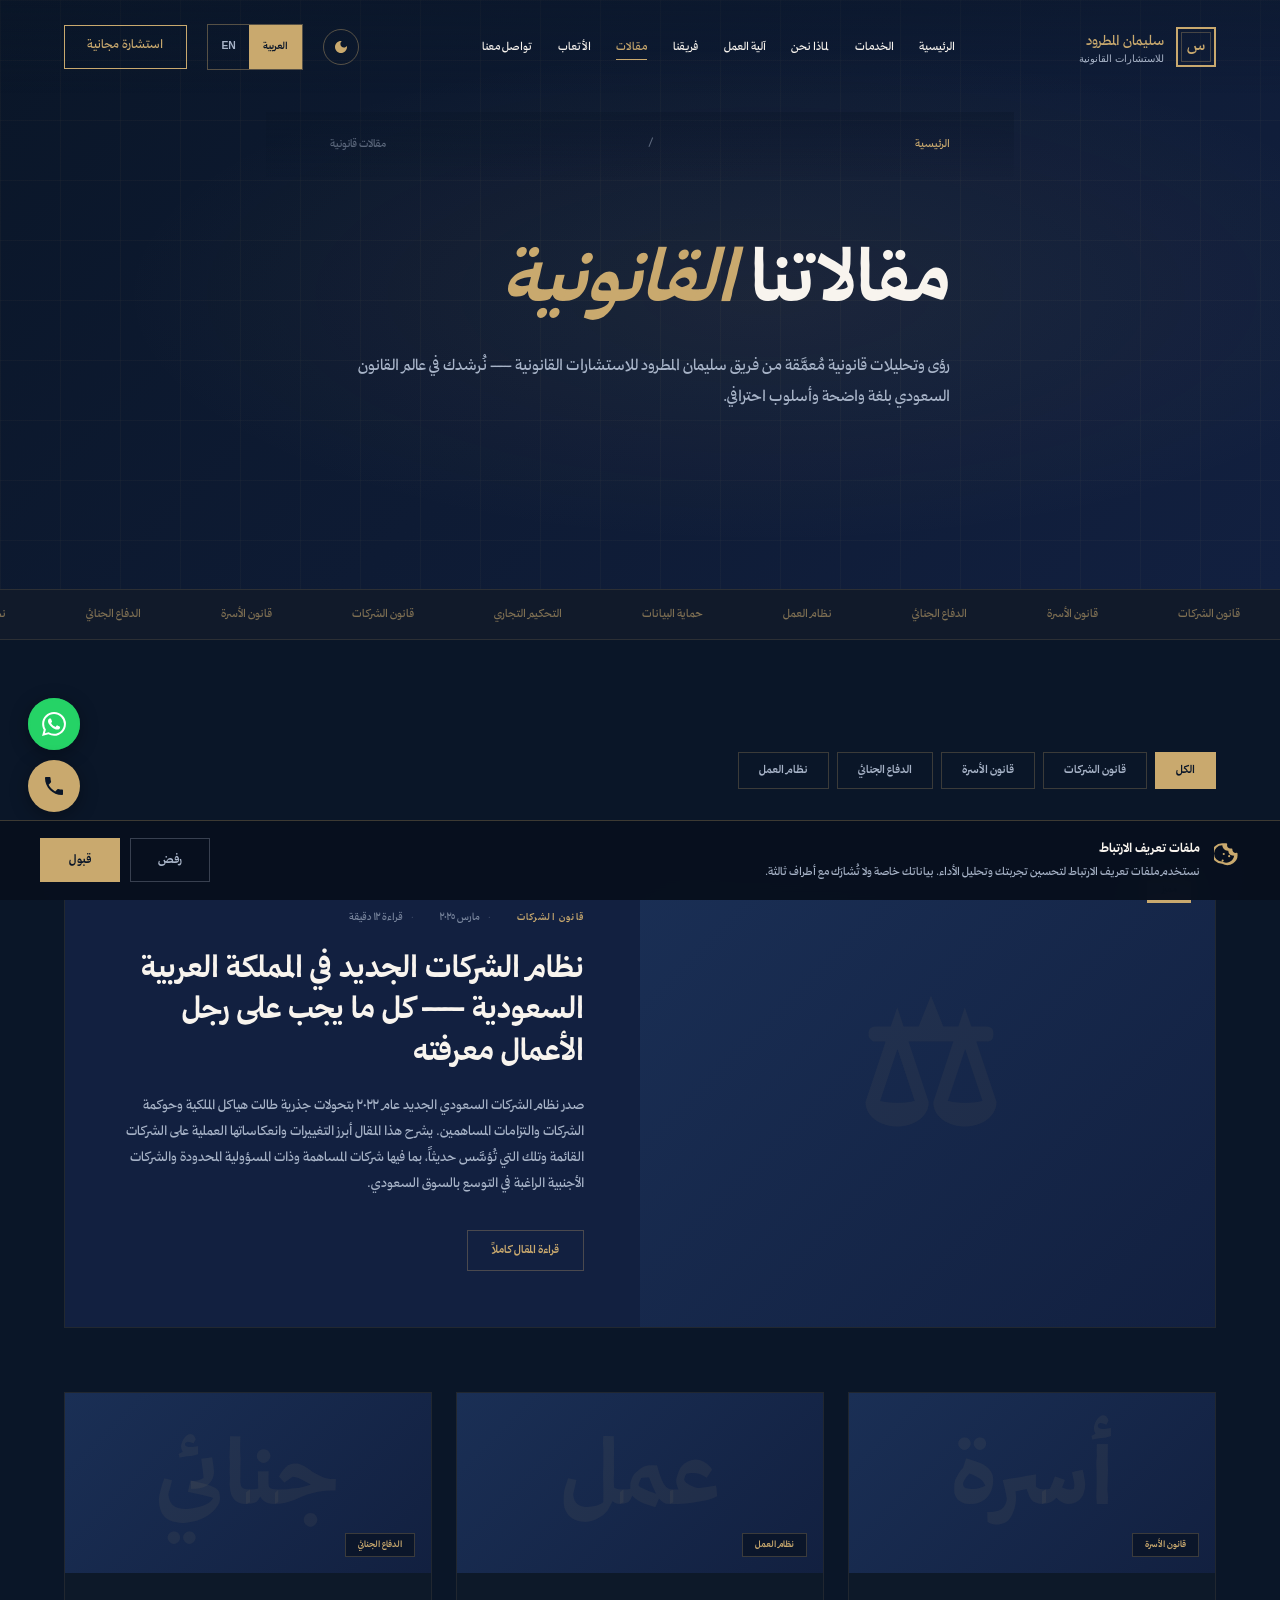
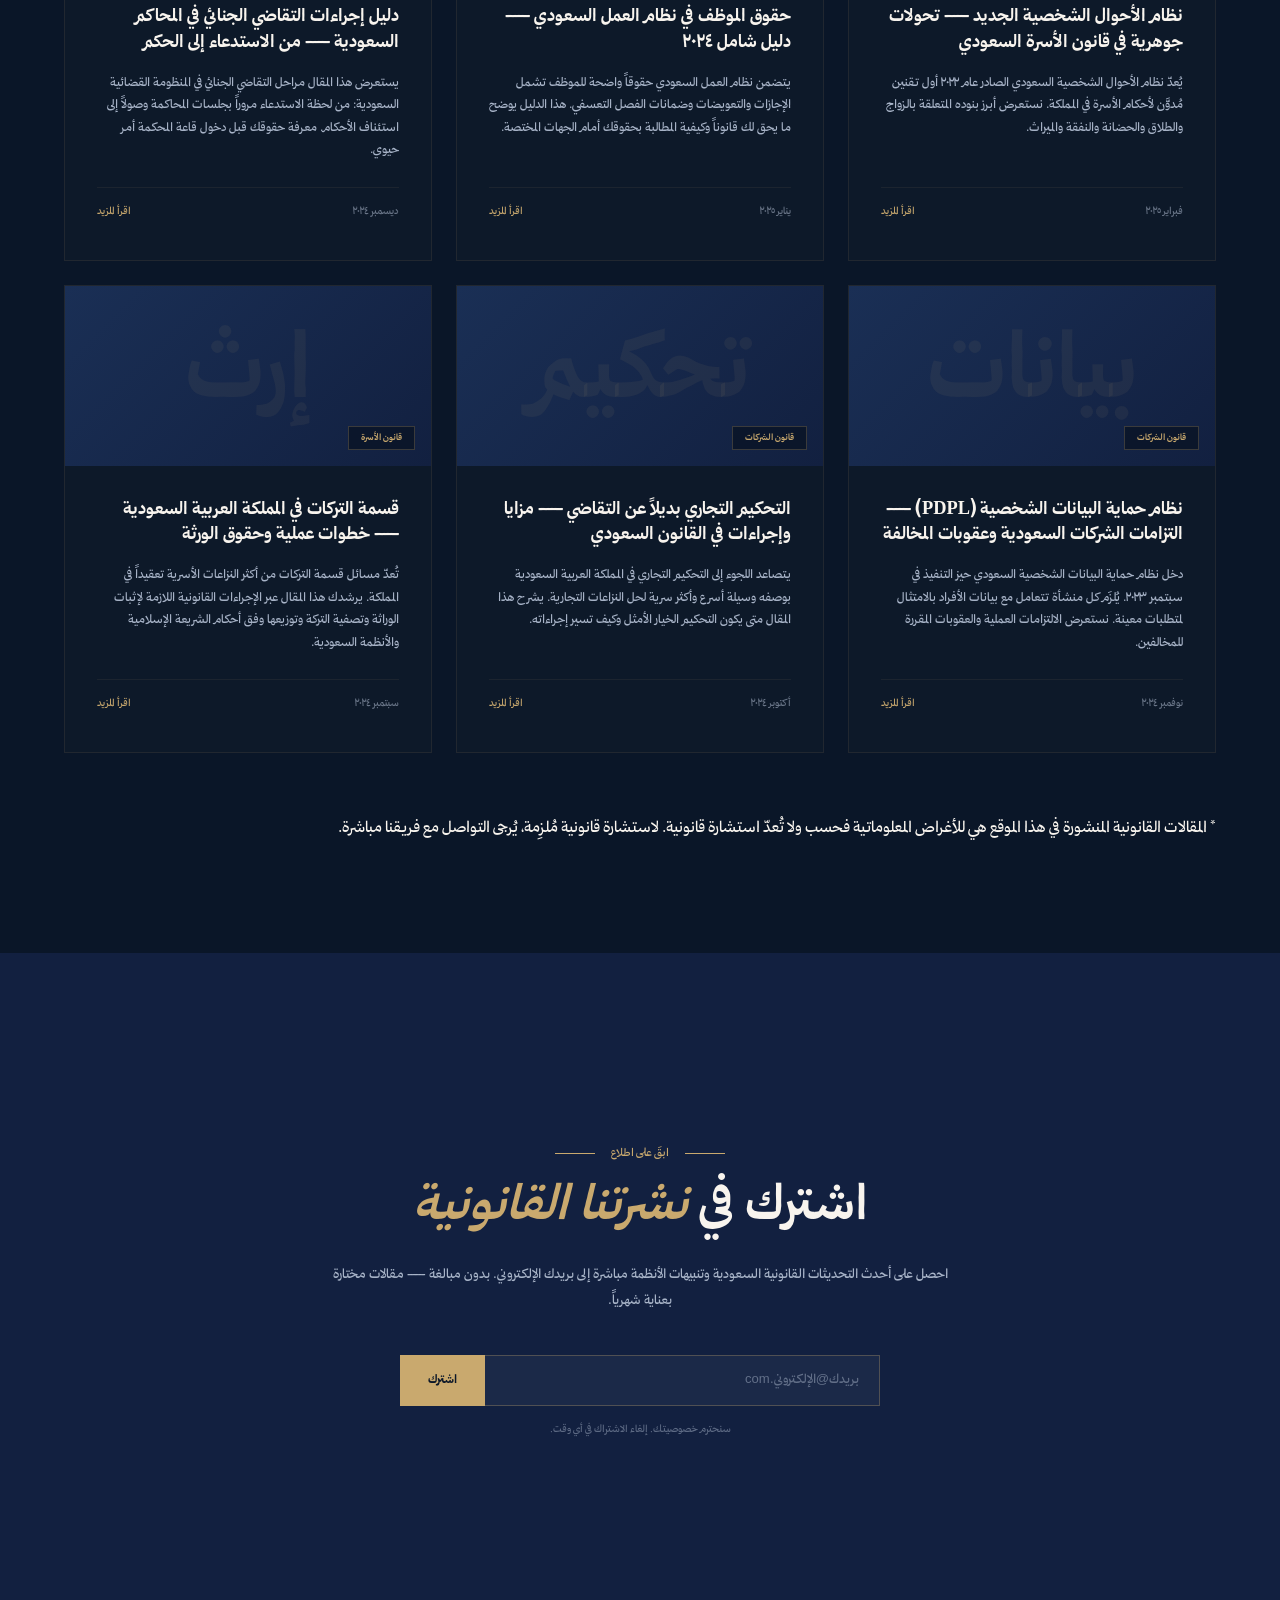
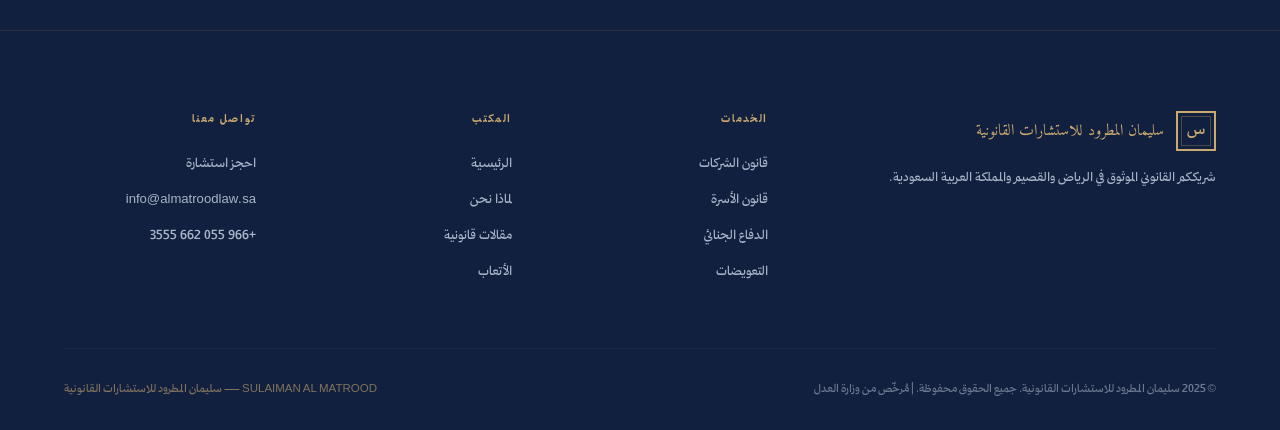
<file: blog.html>
<!DOCTYPE html>
<html lang="ar" dir="rtl">
<head>
<meta charset="UTF-8">
<meta name="viewport" content="width=device-width, initial-scale=1.0, viewport-fit=cover">
<title>مقالات قانونية | سليمان المطرود للاستشارات القانونية</title>

<!--Microsoft Clarity tag-->
<script type="text/javascript">
    (function(c,l,a,r,i,t,y){
        c[a]=c[a]||function(){(c[a].q=c[a].q||[]).push(arguments)};
        t=l.createElement(r);t.async=1;t.src="https://www.clarity.ms/tag/"+i;
        y=l.getElementsByTagName(r)[0];y.parentNode.insertBefore(t,y);
    })(window, document, "clarity", "script", "vrbck39c0g");
</script>
<!-- Google tag (gtag.js) -->
<script async src="https://www.googletagmanager.com/gtag/js?id=G-FLZWBNYDX8"></script>
<script>
  window.dataLayer = window.dataLayer || [];
  function gtag(){dataLayer.push(arguments);}
  gtag('js', new Date());

  gtag('config', 'G-FLZWBNYDX8');
</script>
<!-- ═══ SEO META ═══ -->
<meta name="description" content="مقالات ورؤى قانونية متخصصة حول القانون السعودي — نظام الشركات، قانون الأسرة، الدفاع الجنائي، نظام العمل، وحماية البيانات. من خبراء سليمان المطرود للاستشارات القانونية.">
<meta name="keywords" content="مقالات قانونية سعودية, نظام الشركات السعودي, نظام الأحوال الشخصية, قانون العمل السعودي, محامي الرياض, legal blog Saudi Arabia, Saudi law articles, corporate law Saudi, family law Saudi">
<meta name="author" content="سليمان بن منصور المطرود">
<meta name="robots" content="index, follow">
<link rel="canonical" href="https://www.almatroodlaw.sa/blog.html">
<link rel="alternate" hreflang="ar" href="https://www.almatroodlaw.sa/blog.html">
<link rel="alternate" hreflang="en" href="https://www.almatroodlaw.sa/en/blog.html">
<link rel="alternate" hreflang="x-default" href="https://www.almatroodlaw.sa/blog.html">
<meta property="og:type" content="website">
<meta property="og:url" content="https://www.almatroodlaw.sa/blog.html">
<meta property="og:title" content="مقالات قانونية | سليمان المطرود للاستشارات القانونية">
<meta property="og:description" content="رؤى قانونية متخصصة حول القانون السعودي من فريق المطرود للاستشارات القانونية.">
<meta property="og:site_name" content="سليمان المطرود للاستشارات القانونية">
<meta property="og:locale" content="ar_SA">
<script type="application/ld+json">
{
  "@context": "https://schema.org",
  "@type": "Blog",
  "name": "مدونة سليمان المطرود القانونية",
  "url": "https://www.almatroodlaw.sa/blog.html",
  "description": "مقالات ورؤى قانونية متخصصة حول القانون السعودي",
  "publisher": { "@id": "https://www.almatroodlaw.sa/#firm" },
  "inLanguage": ["ar", "en"]
}
</script>

<link href="https://fonts.googleapis.com/css2?family=Playfair+Display:wght@400;600;700;900&family=Montserrat:wght@300;400;500;600&family=Tajawal:wght@300;400;500;700&family=Amiri:ital,wght@0,400;0,700;1,400&display=swap" rel="stylesheet">
<style>
:root{--gold:#C9A96E;--gold-light:#E8D5A3;--gold-dark:#9A7A45;--navy:#0A1628;--navy-mid:#122040;--navy-light:#1A2F55;--cream:#F8F4EE;--text-light:#A8B4C8;--font-body:'Tajawal',sans-serif;--font-display:'Amiri',serif;}
[lang="en"]{--font-body:'Montserrat',sans-serif;--font-display:'Playfair Display',serif;}
*{margin:0;padding:0;box-sizing:border-box;}html{scroll-behavior:smooth;}
body{font-family:var(--font-body);background:var(--navy);color:var(--cream);overflow-x:hidden;}
.lang-toggle{display:flex;align-items:center;border:1px solid rgba(201,169,110,0.4);overflow:hidden;}
.lang-btn{padding:0.4rem 0.85rem;font-size:0.65rem;font-weight:600;cursor:pointer;background:transparent;border:none;color:var(--text-light);font-family:var(--font-body);transition:all 0.2s;}
.lang-btn.active{background:var(--gold);color:var(--navy);}.lang-btn:not(.active):hover{color:var(--gold);}
nav{position:fixed;top:0;left:0;right:0;z-index:1000;padding:1.5rem 4rem;display:flex;align-items:center;justify-content:space-between;transition:all 0.4s ease;}
nav.scrolled{background:rgba(10,22,40,0.97);backdrop-filter:blur(10px);padding:1rem 4rem;border-bottom:1px solid rgba(201,169,110,0.2);}
.nav-logo{font-family:var(--font-display);color:var(--gold);text-decoration:none;display:flex;align-items:center;gap:0.75rem;}
.logo-mark{width:40px;height:40px;border:2px solid var(--gold);display:flex;align-items:center;justify-content:center;font-size:1rem;position:relative;flex-shrink:0;}
.logo-mark::before{content:'';position:absolute;inset:3px;border:1px solid rgba(201,169,110,0.3);}
.nav-links{display:flex;gap:1.6rem;list-style:none;}
.nav-links a{color:var(--cream);text-decoration:none;font-size:0.73rem;transition:color 0.3s;position:relative;}
[lang="en"] .nav-links a{font-size:0.65rem;letter-spacing:0.1em;text-transform:uppercase;}
.nav-links a::after{content:'';position:absolute;bottom:-4px;left:0;right:0;height:1px;background:var(--gold);transform:scaleX(0);transition:transform 0.3s;}
.nav-links a:hover,.nav-links a.active{color:var(--gold);}.nav-links a:hover::after,.nav-links a.active::after{transform:scaleX(1);}
.nav-right{display:flex;align-items:center;gap:1.25rem;}
.nav-cta{background:transparent;border:1px solid var(--gold);color:var(--gold);padding:0.6rem 1.4rem;font-family:var(--font-body);font-size:0.78rem;cursor:pointer;transition:all 0.3s;text-decoration:none;white-space:nowrap;}
.nav-cta:hover{background:var(--gold);color:var(--navy);}

/* PAGE HERO */
.page-hero{min-height:48vh;position:relative;display:flex;align-items:center;overflow:hidden;}
.page-hero-bg{position:absolute;inset:0;background:radial-gradient(ellipse at 60% 50%,rgba(201,169,110,0.07) 0%,transparent 60%),linear-gradient(135deg,var(--navy) 0%,var(--navy-mid) 100%);}
.page-hero-grid{position:absolute;inset:0;background-image:linear-gradient(rgba(201,169,110,0.04) 1px,transparent 1px),linear-gradient(90deg,rgba(201,169,110,0.04) 1px,transparent 1px);background-size:60px 60px;}
.page-hero-content{position:relative;max-width:1400px;margin:0 auto;padding:0 4rem;padding-top:8rem;padding-bottom:4rem;opacity:0;transform:translateY(20px);animation:fadeUp 0.9s ease 0.4s forwards;}
@keyframes fadeUp{to{opacity:1;transform:translateY(0);}}
.breadcrumb{display:flex;align-items:center;gap:0.75rem;margin-bottom:1.5rem;font-size:0.7rem;color:var(--text-light);}
.breadcrumb a{color:var(--gold);text-decoration:none;}.breadcrumb span{opacity:0.5;}
.page-title{font-family:var(--font-display);font-size:clamp(2.5rem,6vw,5rem);font-weight:700;line-height:1.15;color:var(--cream);margin-bottom:1.5rem;}
.page-title em{font-style:italic;color:var(--gold);}
.page-subtitle{max-width:620px;font-size:1rem;color:var(--text-light);line-height:1.9;font-weight:300;}

/* COMMON */
.container{max-width:1400px;margin:0 auto;padding:0 4rem;}
section{padding:7rem 0;}
.section-label{display:flex;align-items:center;gap:1rem;margin-bottom:1rem;}
.section-label-line{width:40px;height:1px;background:var(--gold);}
.section-label-text{font-size:0.72rem;color:var(--gold);}
[lang="en"] .section-label-text{font-size:0.6rem;letter-spacing:0.4em;text-transform:uppercase;}
.section-title{font-family:var(--font-display);font-size:clamp(2rem,4vw,3.2rem);font-weight:600;line-height:1.2;color:var(--cream);margin-bottom:1.5rem;}
.section-title em{font-style:italic;color:var(--gold);}
.reveal{opacity:0;transform:translateY(25px);transition:opacity 0.7s ease,transform 0.7s ease;}
.reveal.visible{opacity:1;transform:translateY(0);}
.reveal-delay-1{transition-delay:0.1s;}.reveal-delay-2{transition-delay:0.2s;}.reveal-delay-3{transition-delay:0.3s;}.reveal-delay-4{transition-delay:0.4s;}

/* BLOG FILTERS */
#blog-main{background:var(--navy);}
.blog-filters{display:flex;gap:0.5rem;flex-wrap:wrap;margin-bottom:4rem;}
.blog-filter-btn{padding:0.55rem 1.25rem;font-family:var(--font-body);font-size:0.72rem;font-weight:600;cursor:pointer;background:transparent;border:1px solid rgba(201,169,110,0.25);color:var(--text-light);transition:all 0.25s ease;}
[lang="en"] .blog-filter-btn{font-size:0.62rem;letter-spacing:0.1em;text-transform:uppercase;}
.blog-filter-btn:hover{border-color:var(--gold);color:var(--gold);}
.blog-filter-btn.active{background:var(--gold);color:var(--navy);border-color:var(--gold);}

/* FEATURED ARTICLE */
.blog-featured{display:grid;grid-template-columns:1fr 1fr;gap:0;margin-bottom:4rem;border:1px solid rgba(201,169,110,0.12);overflow:hidden;transition:border-color 0.3s;}
.blog-featured:hover{border-color:rgba(201,169,110,0.35);}
.featured-image{background:linear-gradient(135deg,var(--navy-light),var(--navy-mid));position:relative;min-height:380px;display:flex;align-items:center;justify-content:center;overflow:hidden;}
.featured-image-emblem{font-family:'Amiri',serif;font-size:10rem;color:rgba(201,169,110,0.06);position:absolute;font-weight:700;}
.featured-badge{position:absolute;top:1.5rem;right:1.5rem;background:var(--gold);color:var(--navy);font-size:0.6rem;font-weight:700;padding:0.35rem 0.9rem;}
[lang="en"] .featured-badge,[dir="ltr"] .featured-badge{right:auto;left:1.5rem;}
.featured-body{padding:3.5rem;background:var(--navy-mid);display:flex;flex-direction:column;justify-content:space-between;}
.article-meta{display:flex;align-items:center;gap:1rem;margin-bottom:1.5rem;flex-wrap:wrap;}
.article-cat{font-size:0.62rem;font-weight:600;color:var(--gold);letter-spacing:0.12em;}
[lang="en"] .article-cat{text-transform:uppercase;}
.article-date{font-size:0.65rem;color:var(--text-light);opacity:0.7;}
.article-date::before{content:'·';margin-left:0.5rem;margin-right:0.5rem;opacity:0.4;}
[dir="ltr"] .article-date::before{margin-right:0.5rem;margin-left:0;}
.featured-title{font-family:var(--font-display);font-size:clamp(1.4rem,2.5vw,2rem);color:var(--cream);line-height:1.3;margin-bottom:1.25rem;}
.featured-excerpt{font-size:0.85rem;color:var(--text-light);line-height:1.9;font-weight:300;flex:1;margin-bottom:2rem;}
.article-read-more{display:inline-flex;align-items:center;gap:0.75rem;color:var(--gold);text-decoration:none;font-size:0.72rem;font-weight:600;border:1px solid rgba(201,169,110,0.3);padding:0.7rem 1.5rem;transition:all 0.3s;align-self:flex-start;}
.article-read-more:hover{background:var(--gold);color:var(--navy);}
.article-read-more svg{width:14px;height:14px;fill:currentColor;transition:transform 0.3s;}
.article-read-more:hover svg{transform:translateX(4px);}
[dir="rtl"] .article-read-more:hover svg{transform:translateX(-4px);}

/* ARTICLE GRID */
.blog-grid{display:grid;grid-template-columns:repeat(3,1fr);gap:1.5rem;margin-bottom:4rem;}
.article-card{border:1px solid rgba(201,169,110,0.1);background:rgba(201,169,110,0.015);padding:2.5rem 2rem;display:flex;flex-direction:column;transition:border-color 0.35s,transform 0.35s;}
.article-card:hover{border-color:rgba(201,169,110,0.32);transform:translateY(-3px);}
.article-card-image{height:180px;background:linear-gradient(135deg,var(--navy-light),var(--navy-mid));margin:-2.5rem -2rem 2rem;position:relative;overflow:hidden;display:flex;align-items:center;justify-content:center;}
.article-card-emblem{font-family:'Amiri',serif;font-size:6rem;color:rgba(201,169,110,0.07);font-weight:700;}
.article-card-tag{position:absolute;bottom:1rem;right:1rem;background:rgba(10,22,40,0.9);border:1px solid rgba(201,169,110,0.25);color:var(--gold);font-size:0.58rem;font-weight:600;padding:0.25rem 0.75rem;}
[dir="ltr"] .article-card-tag{right:auto;left:1rem;}
.article-card-title{font-family:var(--font-display);font-size:1.15rem;color:var(--cream);line-height:1.4;margin-bottom:1rem;flex:0;}
.article-card-excerpt{font-size:0.78rem;color:var(--text-light);line-height:1.8;flex:1;margin-bottom:1.5rem;}
.article-card-footer{display:flex;align-items:center;justify-content:space-between;padding-top:1rem;border-top:1px solid rgba(201,169,110,0.08);}
.article-card-date{font-size:0.65rem;color:var(--text-light);opacity:0.6;}
.article-card-link{font-size:0.65rem;color:var(--gold);text-decoration:none;display:flex;align-items:center;gap:0.4rem;transition:gap 0.2s;}
.article-card-link:hover{gap:0.7rem;}
.article-card-link svg{width:12px;height:12px;fill:currentColor;}

/* BLOG NEWSLETTER */
#blog-newsletter{background:var(--navy-mid);}
.newsletter-wrap{max-width:680px;margin:0 auto;text-align:center;padding:5rem 2rem;}
.newsletter-subtitle{font-size:0.85rem;color:var(--text-light);line-height:1.9;margin-bottom:2.5rem;}
.newsletter-form{display:flex;gap:0;max-width:480px;margin:0 auto;}
.newsletter-input{flex:1;padding:0.9rem 1.25rem;background:rgba(255,255,255,0.04);border:1px solid rgba(201,169,110,0.3);color:var(--cream);font-family:var(--font-body);font-size:0.82rem;border-left:none;outline:none;}
[dir="ltr"] .newsletter-input{border-left:1px solid rgba(201,169,110,0.3);border-right:none;}
.newsletter-input::placeholder{color:var(--text-light);opacity:0.5;}
.newsletter-input:focus{border-color:var(--gold);}
.newsletter-btn{padding:0.9rem 1.75rem;background:var(--gold);color:var(--navy);border:none;font-family:var(--font-body);font-size:0.78rem;font-weight:700;cursor:pointer;transition:background 0.2s;white-space:nowrap;min-height:48px;}
.newsletter-btn:hover{background:var(--gold-light);}
.newsletter-note{font-size:0.65rem;color:var(--text-light);opacity:0.5;margin-top:1rem;}

/* FOOTER (shared styles) */
footer{padding:5rem 0 2rem;background:var(--navy-mid);border-top:1px solid rgba(201,169,110,0.1);}
.footer-grid{display:grid;grid-template-columns:2fr 1fr 1fr 1fr;gap:4rem;margin-bottom:4rem;}
.footer-brand p{font-size:0.8rem;color:var(--text-light);line-height:1.8;margin-top:1rem;font-weight:300;}
.footer-heading{font-size:0.7rem;font-weight:700;color:var(--gold);letter-spacing:0.15em;margin-bottom:1.5rem;}
[lang="en"] .footer-heading{text-transform:uppercase;}
.footer-links{list-style:none;display:flex;flex-direction:column;gap:0.75rem;}
.footer-links a{color:var(--text-light);text-decoration:none;font-size:0.82rem;transition:color 0.3s;}
.footer-links a:hover{color:var(--cream);}
.footer-bottom{display:flex;justify-content:space-between;align-items:center;padding-top:2rem;border-top:1px solid rgba(201,169,110,0.08);}
.footer-copy{font-size:0.72rem;color:var(--text-light);opacity:0.6;}
.footer-dual{font-size:0.72rem;color:var(--gold);opacity:0.6;}

/* HAMBURGER & MOBILE MENU */
.hamburger{display:none;flex-direction:column;gap:5px;cursor:pointer;padding:8px;z-index:1100;background:none;border:none;}
.hamburger span{display:block;width:24px;height:2px;background:var(--gold);transition:all 0.3s;}
.hamburger.active span:nth-child(1){transform:rotate(45deg) translate(5px,5px);}
.hamburger.active span:nth-child(2){opacity:0;}
.hamburger.active span:nth-child(3){transform:rotate(-45deg) translate(5px,-5px);}
.mobile-menu{position:fixed;inset:0;background:rgba(10,22,40,0.98);backdrop-filter:blur(20px);z-index:1050;display:flex;flex-direction:column;align-items:center;justify-content:center;gap:0;opacity:0;visibility:hidden;transition:all 0.4s;}
.mobile-menu.open{opacity:1;visibility:visible;}
.mobile-menu a{color:var(--cream);text-decoration:none;font-family:var(--font-display);font-size:1.4rem;padding:0.75rem 0;transition:color 0.3s;opacity:0;transform:translateY(15px);display:block;}
.mobile-menu.open a{opacity:1;transform:translateY(0);}
.mobile-menu a:nth-child(1){transition-delay:0.05s;}.mobile-menu a:nth-child(2){transition-delay:0.1s;}.mobile-menu a:nth-child(3){transition-delay:0.15s;}.mobile-menu a:nth-child(4){transition-delay:0.2s;}.mobile-menu a:nth-child(5){transition-delay:0.25s;}.mobile-menu a:nth-child(6){transition-delay:0.3s;}.mobile-menu a:nth-child(7){transition-delay:0.35s;}.mobile-menu a:nth-child(8){transition-delay:0.4s;}.mobile-menu a:nth-child(9){transition-delay:0.45s;}
.mobile-menu a:hover{color:var(--gold);}
.mobile-menu .mobile-cta{margin-top:1.5rem;background:var(--gold);color:var(--navy);padding:0.9rem 2.5rem;font-family:var(--font-body);font-size:0.85rem;font-weight:600;text-decoration:none;display:inline-block;}
.mobile-menu .mobile-lang{display:flex;gap:0;border:1px solid rgba(201,169,110,0.4);margin-top:1.5rem;overflow:hidden;}
.mobile-menu .mobile-lang .lang-btn{padding:0.5rem 1.2rem;font-size:0.75rem;font-weight:600;cursor:pointer;background:transparent;border:none;color:var(--text-light);font-family:var(--font-body);transition:all 0.2s;}
.mobile-menu .mobile-lang .lang-btn.active{background:var(--gold);color:var(--navy);}

/* MARQUEE */
.marquee-section{border-top:1px solid rgba(201,169,110,0.15);border-bottom:1px solid rgba(201,169,110,0.15);padding:1rem 0;overflow:hidden;background:rgba(201,169,110,0.03);}
.marquee-track{display:flex;animation:marquee 25s linear infinite;white-space:nowrap;}
[dir="rtl"] .marquee-track{animation:marquee-rtl 25s linear infinite;}
.marquee-item{font-size:0.72rem;color:var(--gold);padding:0 2.5rem;opacity:0.6;}
@keyframes marquee{from{transform:translateX(0)}to{transform:translateX(-50%)}}
@keyframes marquee-rtl{from{transform:translateX(0)}to{transform:translateX(50%)}}

@media(max-width:900px){
  nav{padding:1rem 1.5rem;}.nav-links,.nav-cta{display:none;}.hamburger{display:flex;}
  .container{padding:0 1.5rem;}
  .blog-featured{grid-template-columns:1fr;}
  .blog-grid{grid-template-columns:1fr 1fr;}
  .footer-grid{grid-template-columns:1fr 1fr;}
  section{padding:5rem 0;}
}
@media(max-width:768px){
  .blog-grid{grid-template-columns:1fr;}
  .newsletter-form{flex-direction:column;}
  .newsletter-input,[dir="ltr"] .newsletter-input,[dir="rtl"] .newsletter-input{border:1px solid rgba(201,169,110,0.3);border-left:1px solid rgba(201,169,110,0.3);border-right:1px solid rgba(201,169,110,0.3);}
  .newsletter-btn{width:100%;}
}
@media(max-width:480px){
  .container{padding:0 1.1rem!important;}
  nav{padding:1rem 1.1rem!important;}
  .page-hero-content{padding:0 1.1rem!important;padding-top:6rem!important;}
  .featured-body{padding:2rem;}
  .footer-grid{grid-template-columns:1fr!important;}
  .footer-bottom{flex-direction:column;gap:0.75rem;text-align:center;}
}
</style>
<link rel="stylesheet" href="global-enhancements.css">
</head>
<body>

<!-- SKIP TO CONTENT (F2 accessibility) -->
<a href="#blog-main" class="skip-link" style="position:absolute;top:-100px;left:1rem;z-index:10000;background:var(--gold);color:var(--navy);padding:0.5rem 1rem;font-weight:700;text-decoration:none;font-size:0.8rem;transition:top 0.2s;" onfocus="this.style.top='1rem'" onblur="this.style.top='-100px'" data-ar="تخطى إلى المحتوى" data-en="Skip to content">تخطى إلى المحتوى</a>

<nav id="navbar" role="banner">
  <a href="index.html" class="nav-logo" aria-label="سليمان المطرود للاستشارات القانونية">
    <div class="logo-mark" aria-hidden="true">س</div>
    <div>
      <div style="font-size:0.9rem;" data-ar="سليمان المطرود" data-en="SULAIMAN AL MATROOD">سليمان المطرود</div>
      <div style="font-size:0.6rem;color:var(--text-light);font-family:'Montserrat',sans-serif;font-weight:300;" data-ar="للاستشارات القانونية" data-en="LEGAL CONSULTATIONS">للاستشارات القانونية</div>
    </div>
  </a>
  <ul class="nav-links" role="list">
    <li><a href="index.html" data-ar="الرئيسية" data-en="Home">الرئيسية</a></li>
    <li><a href="services.html" data-ar="الخدمات" data-en="Services">الخدمات</a></li>
    <li><a href="why-us.html" data-ar="لماذا نحن" data-en="Why Us">لماذا نحن</a></li>
    <li><a href="process.html" data-ar="آلية العمل" data-en="Process">آلية العمل</a></li>
    <li><a href="consultant.html" data-ar="فريقنا" data-en="Our Team">فريقنا</a></li>
    <li><a href="blog.html" class="active" data-ar="مقالات" data-en="Blog">مقالات</a></li>
    <li><a href="pricing.html" data-ar="الأتعاب" data-en="Pricing">الأتعاب</a></li>
    <li><a href="contact.html" data-ar="تواصل معنا" data-en="Contact">تواصل معنا</a></li>
  </ul>
  <div class="nav-right">
    <div class="lang-toggle">
      <button class="lang-btn active" onclick="setLang('ar')" aria-label="العربية">العربية</button>
      <button class="lang-btn" onclick="setLang('en')" aria-label="English">EN</button>
    </div>
    <a href="contact.html" class="nav-cta" data-ar="استشارة مجانية" data-en="Free Consultation">استشارة مجانية</a>
  </div>
  <button class="hamburger" aria-label="فتح القائمة" aria-expanded="false" aria-controls="mobileMenu" onclick="toggleMobileMenu()">
    <span></span><span></span><span></span>
  </button>
</nav>

<div class="mobile-menu" id="mobileMenu" role="dialog" aria-label="القائمة الرئيسية">
  <a href="index.html" data-ar="الرئيسية" data-en="Home" onclick="closeMobileMenu()">الرئيسية</a>
  <a href="services.html" data-ar="خدماتنا" data-en="Services" onclick="closeMobileMenu()">خدماتنا</a>
  <a href="why-us.html" data-ar="لماذا نحن" data-en="Why Us" onclick="closeMobileMenu()">لماذا نحن</a>
  <a href="process.html" data-ar="آلية العمل" data-en="Our Process" onclick="closeMobileMenu()">آلية العمل</a>
  <a href="consultant.html" data-ar="فريقنا" data-en="Our Team" onclick="closeMobileMenu()">فريقنا</a>
  <a href="blog.html" data-ar="مقالات قانونية" data-en="Legal Blog" onclick="closeMobileMenu()">مقالات قانونية</a>
  <a href="pricing.html" data-ar="الأتعاب" data-en="Pricing" onclick="closeMobileMenu()">الأتعاب</a>
  <a href="contact.html" data-ar="تواصل معنا" data-en="Contact" onclick="closeMobileMenu()">تواصل معنا</a>
  <a href="contact.html" class="mobile-cta" data-ar="استشارة مجانية" data-en="Free Consultation">استشارة مجانية</a>
  <div class="mobile-lang">
    <button class="lang-btn active" onclick="setLang('ar')">العربية</button>
    <button class="lang-btn" onclick="setLang('en')">EN</button>
  </div>
</div>

<!-- PAGE HERO -->
<section class="page-hero" aria-label="Blog hero">
  <div class="page-hero-bg" aria-hidden="true"></div>
  <div class="page-hero-grid" aria-hidden="true"></div>
  <div class="page-hero-content">
    <nav class="breadcrumb" aria-label="مسار التنقل">
      <a href="index.html" data-ar="الرئيسية" data-en="Home">الرئيسية</a>
      <span aria-hidden="true">/</span>
      <span data-ar="مقالات قانونية" data-en="Legal Blog">مقالات قانونية</span>
    </nav>
    <h1 class="page-title" data-ar="مقالاتنا <em>القانونية</em>" data-en="Our <em>Legal Blog</em>">مقالاتنا <em>القانونية</em></h1>
    <p class="page-subtitle" data-ar="رؤى وتحليلات قانونية مُعمَّقة من فريق سليمان المطرود للاستشارات القانونية — نُرشدك في عالم القانون السعودي بلغة واضحة وأسلوب احترافي." data-en="In-depth legal insights and analysis from the Sulaiman Al Matrood team — guiding you through Saudi law in clear, professional language.">رؤى وتحليلات قانونية مُعمَّقة من فريق سليمان المطرود للاستشارات القانونية — نُرشدك في عالم القانون السعودي بلغة واضحة وأسلوب احترافي.</p>
  </div>
</section>

<!-- MARQUEE -->
<div class="marquee-section" aria-hidden="true">
  <div class="marquee-track">
    <span class="marquee-item">قانون الشركات</span><span class="marquee-item">قانون الأسرة</span><span class="marquee-item">الدفاع الجنائي</span><span class="marquee-item">نظام العمل</span><span class="marquee-item">حماية البيانات</span><span class="marquee-item">التحكيم التجاري</span><span class="marquee-item">قانون الشركات</span><span class="marquee-item">قانون الأسرة</span><span class="marquee-item">الدفاع الجنائي</span><span class="marquee-item">نظام العمل</span><span class="marquee-item">حماية البيانات</span><span class="marquee-item">التحكيم التجاري</span>
  </div>
</div>

<!-- BLOG MAIN -->
<section id="blog-main" role="main">
  <div class="container">

    <!-- Category Filters -->
    <div class="blog-filters reveal" role="group" aria-label="تصفية حسب المجال">
      <button class="blog-filter-btn active" onclick="filterBlog('all')" data-ar="الكل" data-en="All">الكل</button>
      <button class="blog-filter-btn" onclick="filterBlog('corporate')" data-ar="قانون الشركات" data-en="Corporate Law">قانون الشركات</button>
      <button class="blog-filter-btn" onclick="filterBlog('family')" data-ar="قانون الأسرة" data-en="Family Law">قانون الأسرة</button>
      <button class="blog-filter-btn" onclick="filterBlog('criminal')" data-ar="الدفاع الجنائي" data-en="Criminal Defense">الدفاع الجنائي</button>
      <button class="blog-filter-btn" onclick="filterBlog('labor')" data-ar="نظام العمل" data-en="Labor Law">نظام العمل</button>
    </div>

    <!-- Featured Article -->
    <article class="blog-featured reveal" data-category="corporate" aria-label="المقال المميز">
      <div class="featured-image" aria-hidden="true">
        <div class="featured-image-emblem">⚖</div>
        <span class="featured-badge" data-ar="مميز" data-en="Featured">مميز</span>
      </div>
      <div class="featured-body">
        <div>
          <div class="article-meta">
            <span class="article-cat" data-ar="قانون الشركات" data-en="Corporate Law">قانون الشركات</span>
            <span class="article-date" data-ar="مارس ٢٠٢٥" data-en="March 2025">مارس ٢٠٢٥</span>
            <span class="article-date" data-ar="قراءة ١٢ دقيقة" data-en="12 min read">قراءة ١٢ دقيقة</span>
          </div>
          <h2 class="featured-title" data-ar="نظام الشركات الجديد في المملكة العربية السعودية — كل ما يجب على رجل الأعمال معرفته" data-en="Saudi Arabia's New Companies Law — Everything Business Owners Need to Know">نظام الشركات الجديد في المملكة العربية السعودية — كل ما يجب على رجل الأعمال معرفته</h2>
          <p class="featured-excerpt" data-ar="صدر نظام الشركات السعودي الجديد عام ٢٠٢٢ بتحولات جذرية طالت هياكل الملكية وحوكمة الشركات والتزامات المساهمين. يشرح هذا المقال أبرز التغييرات وانعكاساتها العملية على الشركات القائمة وتلك التي تُؤسَّس حديثاً، بما فيها شركات المساهمة وذات المسؤولية المحدودة والشركات الأجنبية الراغبة في التوسع بالسوق السعودي." data-en="Saudi Arabia's new Companies Law, enacted in 2022, introduced sweeping changes to ownership structures, corporate governance, and shareholder obligations. This article explains the key changes and their practical impact on existing and new businesses, including joint-stock companies, LLCs, and foreign firms seeking to expand in Saudi Arabia.">صدر نظام الشركات السعودي الجديد عام ٢٠٢٢ بتحولات جذرية طالت هياكل الملكية وحوكمة الشركات والالتزامات. يشرح هذا المقال أبرز التغييرات وانعكاساتها العملية على الشركات القائمة والمستحدثة.</p>
        </div>
        <a href="contact.html" class="article-read-more" data-ar="قراءة المقال كاملاً" data-en="Read Full Article">
          قراءة المقال كاملاً
          <svg viewBox="0 0 24 24" aria-hidden="true"><path d="M8.59 16.59L13.17 12 8.59 7.41 10 6l6 6-6 6z"/></svg>
        </a>
      </div>
    </article>

    <!-- Articles Grid -->
    <div class="blog-grid" id="blog-grid">

      <!-- Article 2 -->
      <article class="article-card reveal" data-category="family">
        <div class="article-card-image" aria-hidden="true">
          <div class="article-card-emblem">أسرة</div>
          <span class="article-card-tag" data-ar="قانون الأسرة" data-en="Family Law">قانون الأسرة</span>
        </div>
        <h3 class="article-card-title" data-ar="نظام الأحوال الشخصية الجديد — تحولات جوهرية في قانون الأسرة السعودي" data-en="New Personal Status Law — Key Transformations in Saudi Family Law">نظام الأحوال الشخصية الجديد — تحولات جوهرية في قانون الأسرة السعودي</h3>
        <p class="article-card-excerpt" data-ar="يُعدّ نظام الأحوال الشخصية السعودي الصادر عام ٢٠٢٢ أول تقنين مُدوَّن لأحكام الأسرة في المملكة. نستعرض أبرز بنوده المتعلقة بالزواج والطلاق والحضانة والنفقة والميراث." data-en="Saudi Arabia's Personal Status Law of 2022 marks the first codified family law in the Kingdom's history. We examine key provisions on marriage, divorce, custody, alimony, and inheritance.">يُعدّ نظام الأحوال الشخصية السعودي الصادر عام ٢٠٢٢ أول تقنين مُدوَّن لأحكام الأسرة في المملكة. نستعرض أبرز بنوده المتعلقة بالزواج والطلاق والحضانة والنفقة والميراث.</p>
        <div class="article-card-footer">
          <span class="article-card-date" data-ar="فبراير ٢٠٢٥" data-en="February 2025">فبراير ٢٠٢٥</span>
          <a href="contact.html" class="article-card-link" data-ar="اقرأ المزيد" data-en="Read more">
            اقرأ المزيد
            <svg viewBox="0 0 24 24" aria-hidden="true"><path d="M8.59 16.59L13.17 12 8.59 7.41 10 6l6 6-6 6z"/></svg>
          </a>
        </div>
      </article>

      <!-- Article 3 -->
      <article class="article-card reveal reveal-delay-1" data-category="labor">
        <div class="article-card-image" aria-hidden="true">
          <div class="article-card-emblem">عمل</div>
          <span class="article-card-tag" data-ar="نظام العمل" data-en="Labor Law">نظام العمل</span>
        </div>
        <h3 class="article-card-title" data-ar="حقوق الموظف في نظام العمل السعودي — دليل شامل ٢٠٢٤" data-en="Employee Rights Under Saudi Labor Law — A 2024 Comprehensive Guide">حقوق الموظف في نظام العمل السعودي — دليل شامل ٢٠٢٤</h3>
        <p class="article-card-excerpt" data-ar="يتضمن نظام العمل السعودي حقوقاً واضحة للموظف تشمل الإجازات والتعويضات وضمانات الفصل التعسفي. هذا الدليل يوضح ما يحق لك قانوناً وكيفية المطالبة بحقوقك أمام الجهات المختصة." data-en="Saudi Labor Law guarantees clear employee rights covering vacations, compensation, and protection against arbitrary dismissal. This guide explains your legal entitlements and how to claim them before competent authorities.">يتضمن نظام العمل السعودي حقوقاً واضحة للموظف تشمل الإجازات والتعويضات وضمانات الفصل التعسفي. هذا الدليل يوضح ما يحق لك قانوناً وكيفية المطالبة.</p>
        <div class="article-card-footer">
          <span class="article-card-date" data-ar="يناير ٢٠٢٥" data-en="January 2025">يناير ٢٠٢٥</span>
          <a href="contact.html" class="article-card-link" data-ar="اقرأ المزيد" data-en="Read more">
            اقرأ المزيد
            <svg viewBox="0 0 24 24" aria-hidden="true"><path d="M8.59 16.59L13.17 12 8.59 7.41 10 6l6 6-6 6z"/></svg>
          </a>
        </div>
      </article>

      <!-- Article 4 -->
      <article class="article-card reveal reveal-delay-2" data-category="criminal">
        <div class="article-card-image" aria-hidden="true">
          <div class="article-card-emblem">جنائي</div>
          <span class="article-card-tag" data-ar="الدفاع الجنائي" data-en="Criminal Defense">الدفاع الجنائي</span>
        </div>
        <h3 class="article-card-title" data-ar="دليل إجراءات التقاضي الجنائي في المحاكم السعودية — من الاستدعاء إلى الحكم" data-en="Criminal Litigation in Saudi Courts — From Summons to Verdict">دليل إجراءات التقاضي الجنائي في المحاكم السعودية — من الاستدعاء إلى الحكم</h3>
        <p class="article-card-excerpt" data-ar="يستعرض هذا المقال مراحل التقاضي الجنائي في المنظومة القضائية السعودية: من لحظة الاستدعاء مروراً بجلسات المحاكمة وصولاً إلى استئناف الأحكام. معرفة حقوقك قبل دخول قاعة المحكمة أمر حيوي." data-en="This article covers criminal litigation stages in the Saudi judicial system: from the initial summons through trial sessions to appeal. Knowing your rights before entering a courtroom is vital.">يستعرض هذا المقال مراحل التقاضي الجنائي في المنظومة القضائية السعودية: من الاستدعاء والمحاكمة وصولاً إلى استئناف الأحكام.</p>
        <div class="article-card-footer">
          <span class="article-card-date" data-ar="ديسمبر ٢٠٢٤" data-en="December 2024">ديسمبر ٢٠٢٤</span>
          <a href="contact.html" class="article-card-link" data-ar="اقرأ المزيد" data-en="Read more">
            اقرأ المزيد
            <svg viewBox="0 0 24 24" aria-hidden="true"><path d="M8.59 16.59L13.17 12 8.59 7.41 10 6l6 6-6 6z"/></svg>
          </a>
        </div>
      </article>

      <!-- Article 5 -->
      <article class="article-card reveal" data-category="corporate">
        <div class="article-card-image" aria-hidden="true">
          <div class="article-card-emblem">بيانات</div>
          <span class="article-card-tag" data-ar="قانون الشركات" data-en="Corporate Law">قانون الشركات</span>
        </div>
        <h3 class="article-card-title" data-ar="نظام حماية البيانات الشخصية (PDPL) — التزامات الشركات السعودية وعقوبات المخالفة" data-en="Saudi PDPL — Corporate Compliance Obligations & Penalties">نظام حماية البيانات الشخصية (PDPL) — التزامات الشركات السعودية وعقوبات المخالفة</h3>
        <p class="article-card-excerpt" data-ar="دخل نظام حماية البيانات الشخصية السعودي حيز التنفيذ في سبتمبر ٢٠٢٣. يُلزَم كل منشأة تتعامل مع بيانات الأفراد بالامتثال لمتطلبات معينة. نستعرض الالتزامات العملية والعقوبات المقررة للمخالفين." data-en="Saudi Arabia's Personal Data Protection Law (PDPL) took effect in September 2023. Every entity handling personal data must comply with specific requirements. We outline practical obligations and penalties for non-compliance.">دخل نظام حماية البيانات الشخصية السعودي حيز التنفيذ في سبتمبر ٢٠٢٣. نستعرض الالتزامات العملية المقررة على الشركات والعقوبات المقررة للمخالفة.</p>
        <div class="article-card-footer">
          <span class="article-card-date" data-ar="نوفمبر ٢٠٢٤" data-en="November 2024">نوفمبر ٢٠٢٤</span>
          <a href="contact.html" class="article-card-link" data-ar="اقرأ المزيد" data-en="Read more">
            اقرأ المزيد
            <svg viewBox="0 0 24 24" aria-hidden="true"><path d="M8.59 16.59L13.17 12 8.59 7.41 10 6l6 6-6 6z"/></svg>
          </a>
        </div>
      </article>

      <!-- Article 6 -->
      <article class="article-card reveal reveal-delay-1" data-category="corporate">
        <div class="article-card-image" aria-hidden="true">
          <div class="article-card-emblem">تحكيم</div>
          <span class="article-card-tag" data-ar="قانون الشركات" data-en="Corporate Law">قانون الشركات</span>
        </div>
        <h3 class="article-card-title" data-ar="التحكيم التجاري بديلاً عن التقاضي — مزايا وإجراءات في القانون السعودي" data-en="Commercial Arbitration as a Litigation Alternative — Advantages & Procedures in Saudi Law">التحكيم التجاري بديلاً عن التقاضي — مزايا وإجراءات في القانون السعودي</h3>
        <p class="article-card-excerpt" data-ar="يتصاعد اللجوء إلى التحكيم التجاري في المملكة العربية السعودية بوصفه وسيلة أسرع وأكثر سرية لحل النزاعات التجارية. يشرح هذا المقال متى يكون التحكيم الخيار الأمثل وكيف تسير إجراءاته." data-en="Commercial arbitration is growing in Saudi Arabia as a faster, more confidential method for resolving business disputes. This article explains when arbitration is the optimal choice and how proceedings unfold.">يتصاعد اللجوء إلى التحكيم التجاري في المملكة بوصفه وسيلة أسرع لحل النزاعات. يشرح هذا المقال متى يكون التحكيم الأمثل وكيف تسير إجراءاته.</p>
        <div class="article-card-footer">
          <span class="article-card-date" data-ar="أكتوبر ٢٠٢٤" data-en="October 2024">أكتوبر ٢٠٢٤</span>
          <a href="contact.html" class="article-card-link" data-ar="اقرأ المزيد" data-en="Read more">
            اقرأ المزيد
            <svg viewBox="0 0 24 24" aria-hidden="true"><path d="M8.59 16.59L13.17 12 8.59 7.41 10 6l6 6-6 6z"/></svg>
          </a>
        </div>
      </article>

      <!-- Article 7 -->
      <article class="article-card reveal reveal-delay-2" data-category="family">
        <div class="article-card-image" aria-hidden="true">
          <div class="article-card-emblem">إرث</div>
          <span class="article-card-tag" data-ar="قانون الأسرة" data-en="Family Law">قانون الأسرة</span>
        </div>
        <h3 class="article-card-title" data-ar="قسمة التركات في المملكة العربية السعودية — خطوات عملية وحقوق الورثة" data-en="Estate Distribution in Saudi Arabia — Practical Steps & Heirs' Rights">قسمة التركات في المملكة العربية السعودية — خطوات عملية وحقوق الورثة</h3>
        <p class="article-card-excerpt" data-ar="تُعدّ مسائل قسمة التركات من أكثر النزاعات الأسرية تعقيداً في المملكة. يرشدك هذا المقال عبر الإجراءات القانونية اللازمة لإثبات الوراثة وتصفية التركة وتوزيعها وفق أحكام الشريعة الإسلامية والأنظمة السعودية." data-en="Estate distribution disputes are among the most complex family matters in Saudi Arabia. This guide walks you through the legal procedures for proving inheritance, settling the estate, and distributing assets per Islamic Shariah and Saudi regulations.">تُعدّ مسائل قسمة التركات من أكثر النزاعات الأسرية تعقيداً. يرشدك هذا المقال عبر إجراءات إثبات الوراثة وتصفية التركة وتوزيعها وفق الشريعة والأنظمة السعودية.</p>
        <div class="article-card-footer">
          <span class="article-card-date" data-ar="سبتمبر ٢٠٢٤" data-en="September 2024">سبتمبر ٢٠٢٤</span>
          <a href="contact.html" class="article-card-link" data-ar="اقرأ المزيد" data-en="Read more">
            اقرأ المزيد
            <svg viewBox="0 0 24 24" aria-hidden="true"><path d="M8.59 16.59L13.17 12 8.59 7.41 10 6l6 6-6 6z"/></svg>
          </a>
        </div>
      </article>

    </div><!-- /blog-grid -->

    <!-- Legal Disclaimer -->
    <p class="results-note reveal" style="margin-top:0;" data-ar="* المقالات القانونية المنشورة في هذا الموقع هي للأغراض المعلوماتية فحسب ولا تُعدّ استشارة قانونية. لاستشارة قانونية مُلزِمة، يُرجى التواصل مع فريقنا مباشرة." data-en="* Legal articles published on this site are for informational purposes only and do not constitute legal advice. For binding legal counsel, please contact our team directly.">* المقالات القانونية المنشورة في هذا الموقع هي للأغراض المعلوماتية فحسب ولا تُعدّ استشارة قانونية. لاستشارة قانونية مُلزِمة، يُرجى التواصل مع فريقنا مباشرة.</p>

  </div>
</section>

<!-- NEWSLETTER CTA -->
<section id="blog-newsletter" aria-labelledby="newsletter-heading">
  <div class="newsletter-wrap reveal">
    <div class="section-label" style="justify-content:center;">
      <div class="section-label-line"></div>
      <span class="section-label-text" data-ar="ابقَ على اطلاع" data-en="Stay Informed">ابقَ على اطلاع</span>
      <div class="section-label-line"></div>
    </div>
    <h2 id="newsletter-heading" class="section-title" data-ar="اشترك في <em>نشرتنا القانونية</em>" data-en="Subscribe to Our <em>Legal Newsletter</em>">اشترك في <em>نشرتنا القانونية</em></h2>
    <p class="newsletter-subtitle" data-ar="احصل على أحدث التحديثات القانونية السعودية وتنبيهات الأنظمة مباشرة إلى بريدك الإلكتروني. بدون مبالغة — مقالات مختارة بعناية شهرياً." data-en="Get the latest Saudi legal updates and regulatory alerts delivered directly to your inbox. No spam — carefully curated articles monthly.">احصل على أحدث التحديثات القانونية السعودية وتنبيهات الأنظمة مباشرة إلى بريدك الإلكتروني. بدون مبالغة — مقالات مختارة بعناية شهرياً.</p>
    <form class="newsletter-form" onsubmit="handleNewsletter(event)" novalidate aria-label="نموذج الاشتراك في النشرة البريدية">
      <label for="newsletter-email" class="sr-only" style="position:absolute;width:1px;height:1px;overflow:hidden;">البريد الإلكتروني</label>
      <input id="newsletter-email" type="email" class="newsletter-input" data-ar-placeholder="بريدك@الإلكتروني.com" data-en-placeholder="your@email.com" placeholder="بريدك@الإلكتروني.com" required>
      <button type="submit" class="newsletter-btn" data-ar="اشترك" data-en="Subscribe">اشترك</button>
    </form>
    <p class="newsletter-note" data-ar="سنحترم خصوصيتك. إلغاء الاشتراك في أي وقت." data-en="We respect your privacy. Unsubscribe anytime.">سنحترم خصوصيتك. إلغاء الاشتراك في أي وقت.</p>
  </div>
</section>

<!-- FOOTER -->
<footer role="contentinfo">
  <div class="container">
    <div class="footer-grid">
      <div class="footer-brand">
        <a href="index.html" class="nav-logo" style="text-decoration:none;" aria-label="الرئيسية">
          <div class="logo-mark" aria-hidden="true">س</div>
          <div><div style="font-family:'Amiri',serif;font-size:1rem;color:var(--gold);" data-ar="سليمان المطرود للاستشارات القانونية" data-en="SULAIMAN AL MATROOD">سليمان المطرود للاستشارات القانونية</div></div>
        </a>
        <p data-ar="شريككم القانوني الموثوق في الرياض والقصيم والمملكة العربية السعودية." data-en="Your trusted legal partner in Riyadh, Al Qasim, and the Kingdom of Saudi Arabia.">شريككم القانوني الموثوق في الرياض والقصيم والمملكة العربية السعودية.</p>
      </div>
      <div>
        <div class="footer-heading" data-ar="الخدمات" data-en="Services">الخدمات</div>
        <ul class="footer-links">
          <li><a href="services.html" data-ar="قانون الشركات" data-en="Corporate Law">قانون الشركات</a></li>
          <li><a href="services.html" data-ar="قانون الأسرة" data-en="Family Law">قانون الأسرة</a></li>
          <li><a href="services.html" data-ar="الدفاع الجنائي" data-en="Criminal Defense">الدفاع الجنائي</a></li>
          <li><a href="services.html" data-ar="التعويضات" data-en="Personal Injury">التعويضات</a></li>
        </ul>
      </div>
      <div>
        <div class="footer-heading" data-ar="المكتب" data-en="The Firm">المكتب</div>
        <ul class="footer-links">
          <li><a href="index.html" data-ar="الرئيسية" data-en="Home">الرئيسية</a></li>
          <li><a href="why-us.html" data-ar="لماذا نحن" data-en="Why Us">لماذا نحن</a></li>
          <li><a href="blog.html" data-ar="مقالات قانونية" data-en="Legal Blog">مقالات قانونية</a></li>
          <li><a href="pricing.html" data-ar="الأتعاب" data-en="Pricing">الأتعاب</a></li>
        </ul>
      </div>
      <div>
        <div class="footer-heading" data-ar="تواصل معنا" data-en="Contact">تواصل معنا</div>
        <ul class="footer-links">
          <li><a href="contact.html" data-ar="احجز استشارة" data-en="Book Consultation">احجز استشارة</a></li>
          <li><a href="mailto:info@almatroodlaw.sa">info@almatroodlaw.sa</a></li>
          <li><a href="tel:+9660556623555">+966 055 662 3555</a></li>
        </ul>
      </div>
    </div>
    <div class="footer-bottom">
      <div class="footer-copy" data-ar="© 2025 سليمان المطرود للاستشارات القانونية. جميع الحقوق محفوظة. | مُرخّص من وزارة العدل" data-en="© 2025 Sulaiman Al Matrood Legal Consultations. All rights reserved. | Licensed by the Saudi Ministry of Justice">© 2025 سليمان المطرود للاستشارات القانونية. جميع الحقوق محفوظة. | مُرخّص من وزارة العدل</div>
      <div class="footer-dual">SULAIMAN AL MATROOD — سليمان المطرود للاستشارات القانونية</div>
    </div>
  </div>
</footer>

<script>
const LANG_KEY = 'almatrood_lang';
function setLang(lang) { localStorage.setItem(LANG_KEY, lang); applyLang(lang); }
function applyLang(lang) {
  const html = document.documentElement;
  html.setAttribute('lang', lang);
  html.setAttribute('dir', lang === 'ar' ? 'rtl' : 'ltr');
  document.querySelectorAll('[data-ar][data-en]').forEach(el => {
    const t = el.getAttribute('data-' + lang);
    if (t !== null) el.innerHTML = t;
  });
  document.querySelectorAll('input[data-ar-placeholder], textarea[data-ar-placeholder]').forEach(el => {
    el.placeholder = el.getAttribute('data-' + lang + '-placeholder') || '';
  });
  document.querySelectorAll('.lang-btn').forEach(btn => {
    btn.classList.toggle('active', btn.getAttribute('onclick') && btn.getAttribute('onclick').includes("'" + lang + "'"));
  });
  document.title = lang === 'ar'
    ? 'مقالات قانونية | سليمان المطرود للاستشارات القانونية'
    : 'Legal Blog | Sulaiman Al Matrood Legal Consultations';
}
(function () { applyLang(localStorage.getItem(LANG_KEY) || 'ar'); })();

const navbar = document.getElementById('navbar');
window.addEventListener('scroll', () => navbar.classList.toggle('scrolled', window.scrollY > 50));

const obs = new IntersectionObserver(e => e.forEach(x => {
  if (x.isIntersecting) x.target.classList.add('visible');
}), { threshold: 0.08, rootMargin: '0px 0px -40px 0px' });
document.querySelectorAll('.reveal').forEach(el => obs.observe(el));

function toggleMobileMenu() {
  const menu = document.getElementById('mobileMenu');
  const burger = document.querySelector('.hamburger');
  const isOpen = menu.classList.contains('open');
  menu.classList.toggle('open');
  burger.classList.toggle('active');
  burger.setAttribute('aria-expanded', isOpen ? 'false' : 'true');
  document.body.classList.toggle('menu-open');
}
function closeMobileMenu() {
  const menu = document.getElementById('mobileMenu');
  const burger = document.querySelector('.hamburger');
  if (menu) { menu.classList.remove('open'); }
  if (burger) { burger.classList.remove('active'); burger.setAttribute('aria-expanded', 'false'); }
  document.body.classList.remove('menu-open');
}
window.addEventListener('resize', () => { if (window.innerWidth > 900) closeMobileMenu(); });

// Blog category filter
function filterBlog(category) {
  const articles = document.querySelectorAll('#blog-grid .article-card, .blog-featured');
  const btns = document.querySelectorAll('.blog-filter-btn');
  btns.forEach(b => b.classList.remove('active'));
  event.target.classList.add('active');
  articles.forEach(a => {
    if (category === 'all' || a.dataset.category === category) {
      a.style.display = '';
    } else {
      a.style.display = 'none';
    }
  });
}

// Newsletter handler
function handleNewsletter(e) {
  e.preventDefault();
  const input = document.getElementById('newsletter-email');
  const btn = e.target.querySelector('.newsletter-btn');
  const lang = localStorage.getItem(LANG_KEY) || 'ar';
  const successMsg = lang === 'ar' ? 'شكراً! سنتواصل معك قريباً.' : 'Thank you! We\'ll be in touch soon.';
  btn.textContent = successMsg;
  btn.disabled = true;
  input.value = '';
  setTimeout(() => {
    btn.textContent = lang === 'ar' ? 'اشترك' : 'Subscribe';
    btn.disabled = false;
  }, 4000);
}
</script>
<script src="global-enhancements.js"></script>
</body>
</html>
</file>
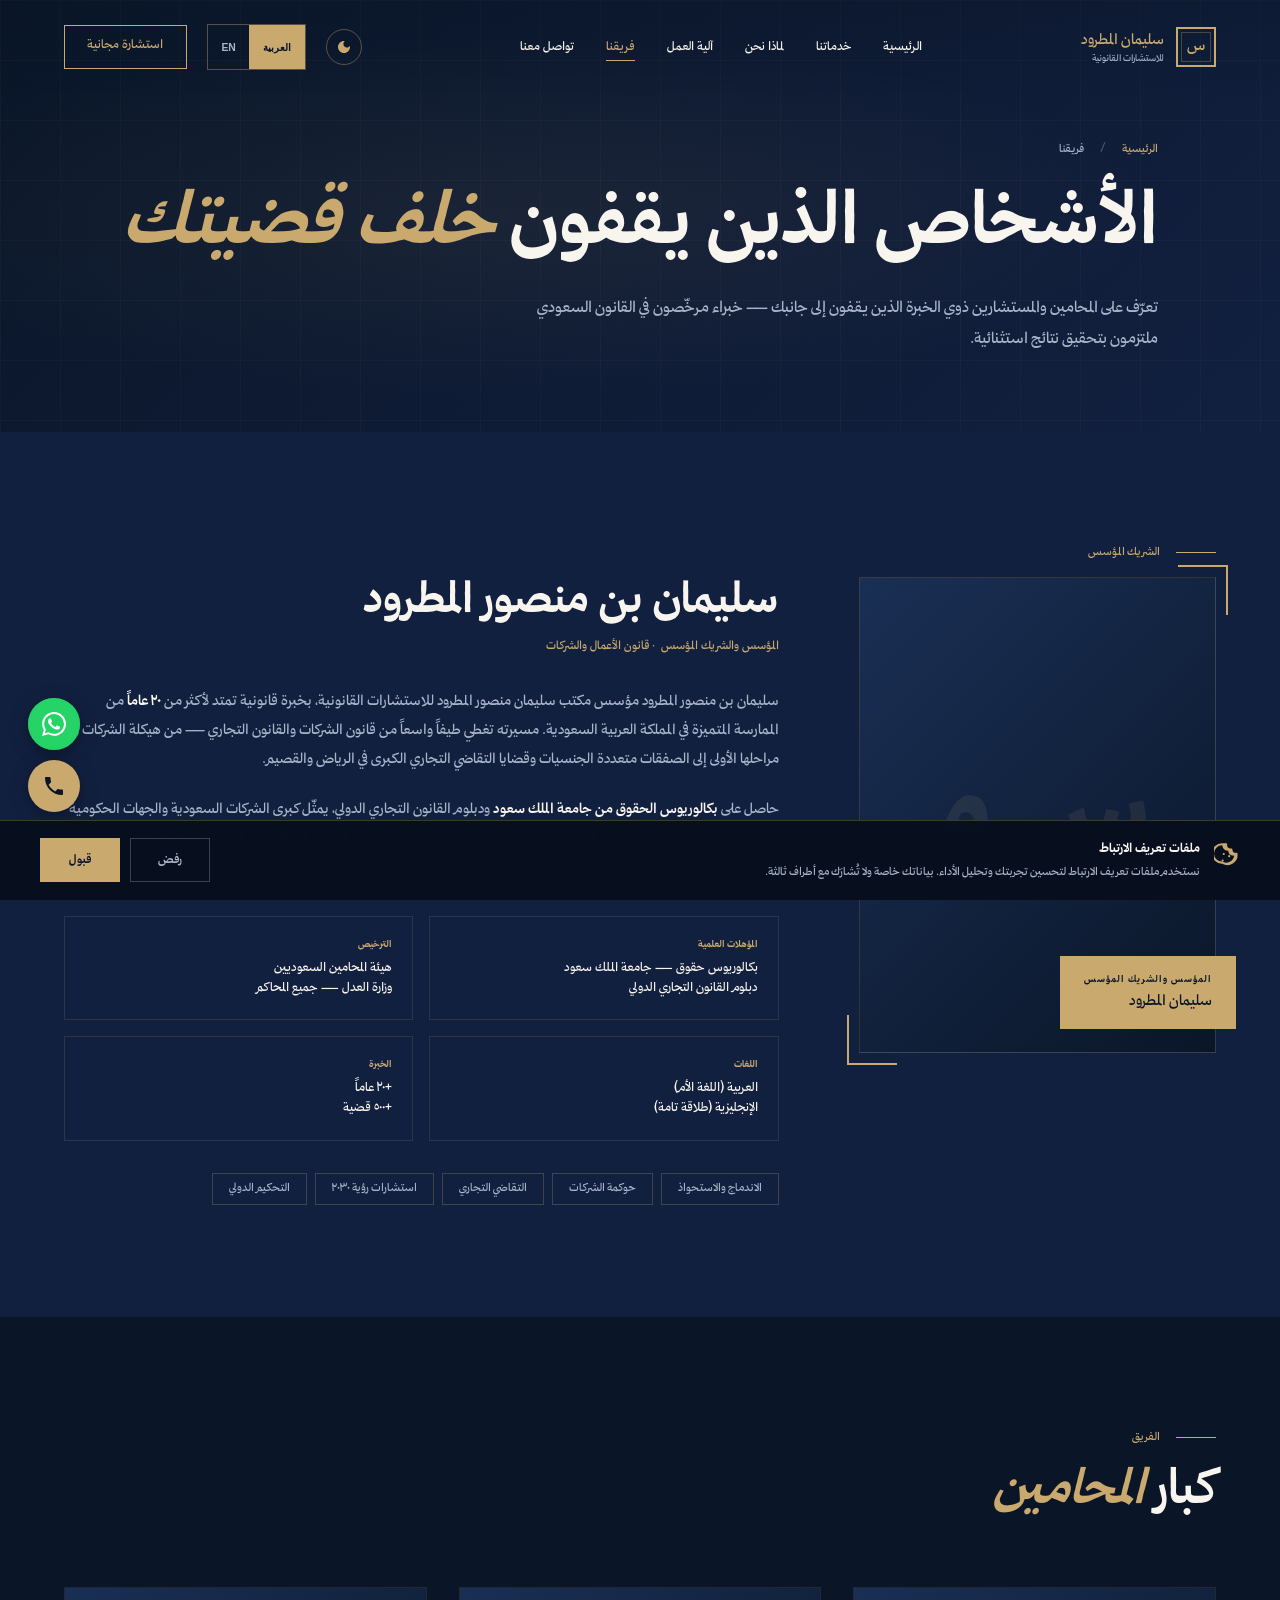
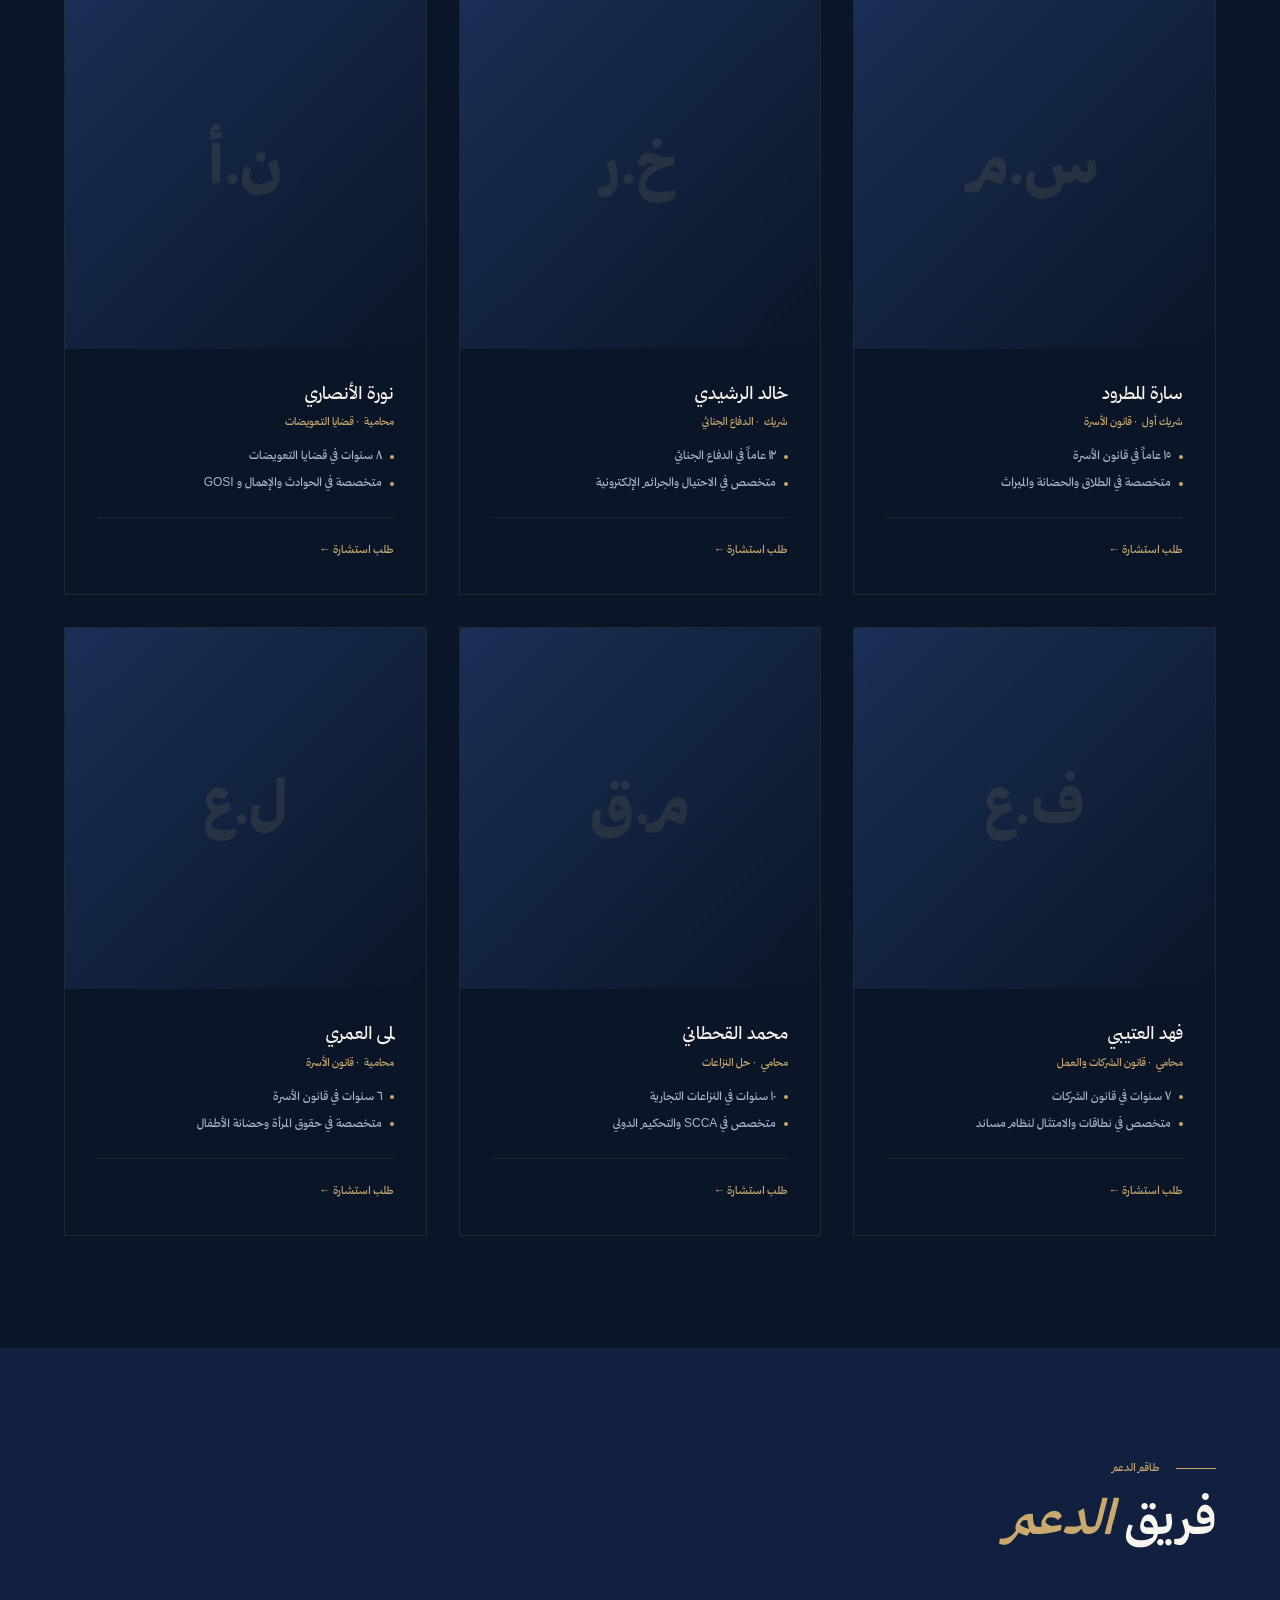
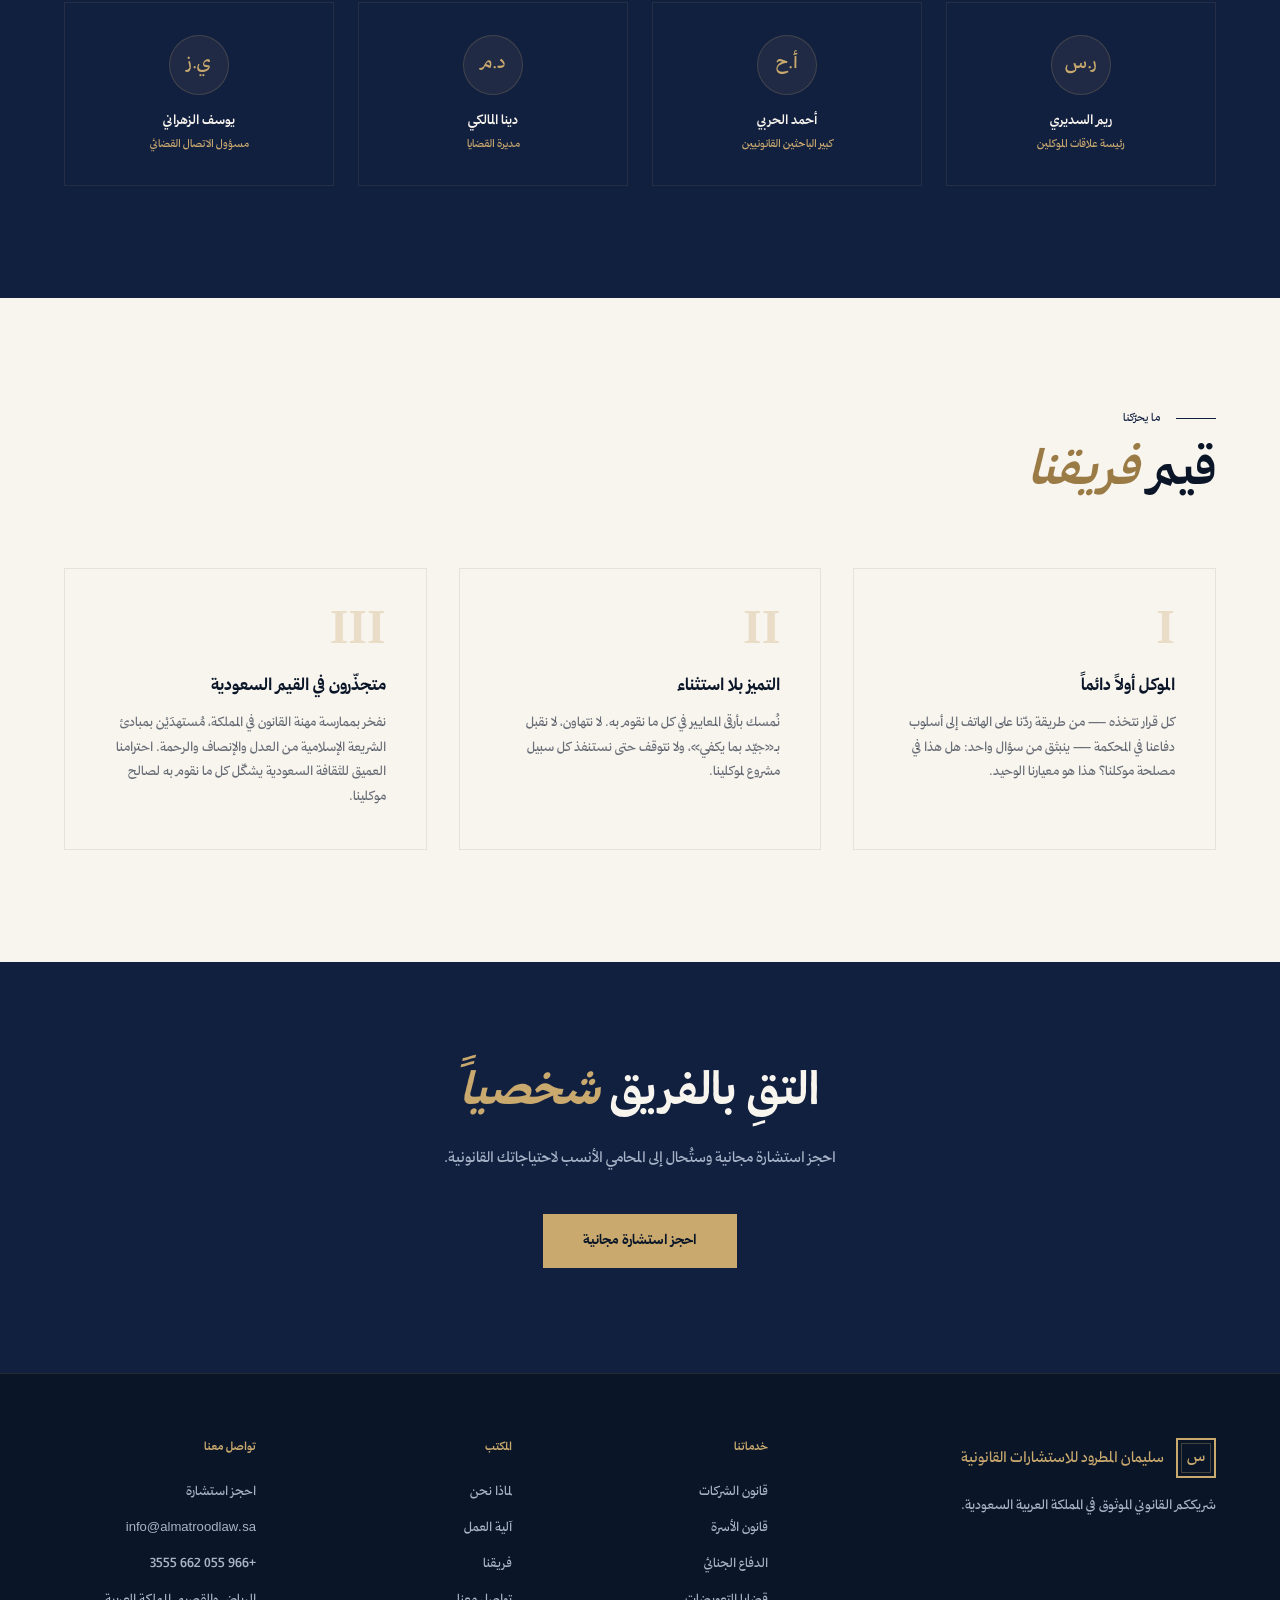
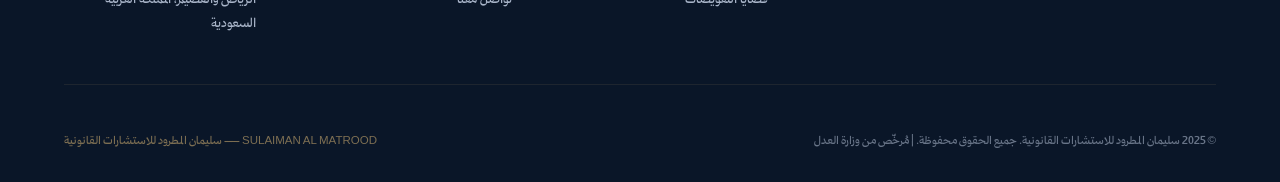
<file: consultant.html>
<!DOCTYPE html>
<html lang="ar" dir="rtl">
<head>
<meta charset="UTF-8"><meta name="viewport" content="width=device-width, initial-scale=1.0, viewport-fit=cover">
<title>سليمان بن منصور المطرود وفريق المحامين | سليمان المطرود للاستشارات القانونية</title>

<!--Microsoft Clarity tag-->
<script type="text/javascript">
    (function(c,l,a,r,i,t,y){
        c[a]=c[a]||function(){(c[a].q=c[a].q||[]).push(arguments)};
        t=l.createElement(r);t.async=1;t.src="https://www.clarity.ms/tag/"+i;
        y=l.getElementsByTagName(r)[0];y.parentNode.insertBefore(t,y);
    })(window, document, "clarity", "script", "vrbck39c0g");
</script>
<!-- Google tag (gtag.js) -->
<script async src="https://www.googletagmanager.com/gtag/js?id=G-FLZWBNYDX8"></script>
<script>
  window.dataLayer = window.dataLayer || [];
  function gtag(){dataLayer.push(arguments);}
  gtag('js', new Date());

  gtag('config', 'G-FLZWBNYDX8');
</script>
<!-- ═══ SEO META ═══ -->
<meta name="description" content="تعرّف على سليمان بن منصور المطرود وفريق المحامين المتخصصين في الرياض والقصيم. خبرة +٢٠ عاماً في القانون السعودي. مُرخّصون من وزارة العدل وهيئة المحامين السعوديين.">
<meta name="keywords" content="سليمان بن منصور المطرود, محامي سعودي متخصص, فريق محامين الرياض, فريق محامين القصيم, Sulaiman bin Mansour Al Matrood, Saudi lawyer profile, law firm team Riyadh, licensed attorney Saudi Arabia, legal team Al Qasim">
<meta name="author" content="سليمان بن منصور المطرود">
<meta name="robots" content="index, follow">
<link rel="canonical" href="https://www.almatroodlaw.sa/consultant.html">
<link rel="alternate" hreflang="ar" href="https://www.almatroodlaw.sa/consultant.html">
<link rel="alternate" hreflang="en" href="https://www.almatroodlaw.sa/consultant.html">
<link rel="alternate" hreflang="x-default" href="https://www.almatroodlaw.sa/consultant.html">
<meta property="og:type" content="website">
<meta property="og:url" content="https://www.almatroodlaw.sa/consultant.html">
<meta property="og:title" content="سليمان بن منصور المطرود | محامٍ متخصص في الرياض والقصيم">
<meta property="og:description" content="تعرّف على سليمان بن منصور المطرود وفريق المحامين المتخصصين. خبرة +٢٠ عاماً في القانون السعودي.">
<meta property="og:site_name" content="سليمان المطرود للاستشارات القانونية">
<meta property="og:locale" content="ar_SA">
<script type="application/ld+json">
{
  "@context": "https://schema.org",
  "@graph": [
    {
      "@type": "WebPage",
      "name": "فريق سليمان المطرود للاستشارات القانونية",
      "url": "https://www.almatroodlaw.sa/consultant.html",
      "isPartOf": { "@id": "https://www.almatroodlaw.sa/#firm" },
      "breadcrumb": {
        "@type": "BreadcrumbList",
        "itemListElement": [
          { "@type": "ListItem", "position": 1, "name": "الرئيسية", "item": "https://www.almatroodlaw.sa/" },
          { "@type": "ListItem", "position": 2, "name": "فريقنا", "item": "https://www.almatroodlaw.sa/consultant.html" }
        ]
      }
    },
    {
      "@type": "Person",
      "@id": "https://www.almatroodlaw.sa/#founder",
      "name": "سليمان بن منصور المطرود",
      "alternateName": "Sulaiman bin Mansour Al Matrood",
      "jobTitle": "المؤسس والشريك المؤسس",
      "worksFor": { "@id": "https://www.almatroodlaw.sa/#firm" },
      "knowsAbout": ["قانون الشركات", "قانون الأعمال", "الاندماج والاستحواذ", "التحكيم الدولي"],
      "alumniOf": "جامعة الملك سعود",
      "hasCredential": ["هيئة المحامين السعوديين", "وزارة العدل"]
    }
  ]
}
</script>

<link href="https://fonts.googleapis.com/css2?family=Playfair+Display:wght@400;600;700;900&family=Montserrat:wght@300;400;500;600&family=Tajawal:wght@300;400;500;700&family=Amiri:ital,wght@0,400;0,700;1,400&display=swap" rel="stylesheet">
<style>
:root{--gold:#C9A96E;--gold-light:#E8D5A3;--gold-dark:#9A7A45;--navy:#0A1628;--navy-mid:#122040;--navy-light:#1A2F55;--cream:#F8F4EE;--text-light:#A8B4C8;--font-body:'Tajawal',sans-serif;--font-display:'Amiri',serif;}
[lang="en"]{--font-body:'Montserrat',sans-serif;--font-display:'Playfair Display',serif;}
*{margin:0;padding:0;box-sizing:border-box;}html{scroll-behavior:smooth;}
body{font-family:var(--font-body);background:var(--navy);color:var(--cream);overflow-x:hidden;}
.lang-toggle{display:flex;align-items:center;border:1px solid rgba(201,169,110,0.4);overflow:hidden;}
.lang-btn{padding:0.4rem 0.85rem;font-size:0.65rem;font-weight:600;cursor:pointer;background:transparent;border:none;color:var(--text-light);transition:all 0.2s;}
.lang-btn.active{background:var(--gold);color:var(--navy);}.lang-btn:not(.active):hover{color:var(--gold);}
nav{position:fixed;top:0;left:0;right:0;z-index:1000;padding:1.5rem 4rem;display:flex;align-items:center;justify-content:space-between;transition:all 0.4s;}
nav.scrolled{background:rgba(10,22,40,0.97);backdrop-filter:blur(10px);padding:1rem 4rem;border-bottom:1px solid rgba(201,169,110,0.2);}
.nav-logo{font-family:var(--font-display);color:var(--gold);text-decoration:none;display:flex;align-items:center;gap:0.75rem;}
.logo-mark{width:40px;height:40px;border:2px solid var(--gold);display:flex;align-items:center;justify-content:center;font-size:1rem;position:relative;flex-shrink:0;}
.logo-mark::before{content:'';position:absolute;inset:3px;border:1px solid rgba(201,169,110,0.3);}
.nav-links{display:flex;gap:2rem;list-style:none;}
.nav-links a{color:var(--cream);text-decoration:none;font-size:0.78rem;transition:color 0.3s;position:relative;}
[lang="en"] .nav-links a{font-size:0.7rem;letter-spacing:0.1em;text-transform:uppercase;}
.nav-links a::after{content:'';position:absolute;bottom:-4px;left:0;right:0;height:1px;background:var(--gold);transform:scaleX(0);transition:transform 0.3s;}
.nav-links a:hover,.nav-links a.active{color:var(--gold);}.nav-links a:hover::after,.nav-links a.active::after{transform:scaleX(1);}
.nav-right{display:flex;align-items:center;gap:1.25rem;}
.nav-cta{background:transparent;border:1px solid var(--gold);color:var(--gold);padding:0.6rem 1.4rem;font-family:var(--font-body);font-size:0.78rem;cursor:pointer;transition:all 0.3s;text-decoration:none;white-space:nowrap;}
.nav-cta:hover{background:var(--gold);color:var(--navy);}
.page-hero{min-height:50vh;position:relative;display:flex;align-items:center;overflow:hidden;}
.page-hero-bg{position:absolute;inset:0;background:radial-gradient(ellipse at 40% 50%,rgba(201,169,110,0.07) 0%,transparent 60%),linear-gradient(135deg,var(--navy) 0%,var(--navy-mid) 100%);}
.page-hero-grid{position:absolute;inset:0;background-image:linear-gradient(rgba(201,169,110,0.04) 1px,transparent 1px),linear-gradient(90deg,rgba(201,169,110,0.04) 1px,transparent 1px);background-size:60px 60px;}
.page-hero-content{position:relative;max-width:1400px;margin:0 auto;padding:0 4rem;padding-top:8rem;padding-bottom:4rem;opacity:0;transform:translateY(20px);animation:fadeUp 0.9s ease 0.4s forwards;}
@keyframes fadeUp{to{opacity:1;transform:translateY(0);}}
.breadcrumb{display:flex;align-items:center;gap:0.75rem;margin-bottom:1.5rem;font-size:0.72rem;color:var(--text-light);}
.breadcrumb a{color:var(--gold);text-decoration:none;}
.page-title{font-family:var(--font-display);font-size:clamp(2.5rem,6vw,5rem);font-weight:700;line-height:1.15;color:var(--cream);margin-bottom:1.5rem;}
.page-title em{font-style:italic;color:var(--gold);}
.page-subtitle{max-width:650px;font-size:1rem;color:var(--text-light);line-height:1.9;font-weight:300;}
.container{max-width:1400px;margin:0 auto;padding:0 4rem;}
section{padding:7rem 0;}
.section-label{display:flex;align-items:center;gap:1rem;margin-bottom:1rem;}
.section-label-line{width:40px;height:1px;background:var(--gold);}
.section-label-text{font-size:0.72rem;color:var(--gold);}
[lang="en"] .section-label-text{font-size:0.6rem;letter-spacing:0.4em;text-transform:uppercase;}
.section-title{font-family:var(--font-display);font-size:clamp(2rem,4vw,3.2rem);font-weight:600;line-height:1.2;color:var(--cream);margin-bottom:1.5rem;}
.section-title em{font-style:italic;color:var(--gold);}
.reveal{opacity:0;transform:translateY(25px);transition:opacity 0.7s ease,transform 0.7s ease;}
.reveal.visible{opacity:1;transform:translateY(0);}
.reveal-delay-1{transition-delay:0.15s;}.reveal-delay-2{transition-delay:0.3s;}.reveal-delay-3{transition-delay:0.45s;}

/* LEAD PARTNER */
#lead{background:var(--navy-mid);}
.lead-grid{display:grid;grid-template-columns:1fr 2fr;gap:5rem;align-items:start;}
[lang="en"] .lead-grid{direction:ltr;}
.lead-portrait{position:relative;}
.portrait-frame{aspect-ratio:3/4;background:linear-gradient(135deg,var(--navy-light),var(--navy));border:1px solid rgba(201,169,110,0.2);position:relative;overflow:hidden;display:flex;align-items:center;justify-content:center;}
.portrait-initials{font-family:var(--font-display);font-size:7rem;color:rgba(201,169,110,0.1);font-weight:900;}
.portrait-corner-tr{position:absolute;top:-12px;right:-12px;width:50px;height:50px;border-top:2px solid var(--gold);border-right:2px solid var(--gold);}
[lang="en"] .portrait-corner-tr{right:auto;left:-12px;border-right:none;border-left:2px solid var(--gold);}
.portrait-corner-bl{position:absolute;bottom:-12px;left:-12px;width:50px;height:50px;border-bottom:2px solid var(--gold);border-left:2px solid var(--gold);}
[lang="en"] .portrait-corner-bl{left:auto;right:-12px;border-left:none;border-right:2px solid var(--gold);}
.lead-badge{position:absolute;bottom:1.5rem;right:-20px;background:var(--gold);color:var(--navy);padding:1rem 1.5rem;}
[lang="en"] .lead-badge{right:auto;left:-20px;}
.badge-role{font-size:0.62rem;font-weight:700;text-transform:uppercase;letter-spacing:0.1em;}
.badge-name{font-family:var(--font-display);font-size:0.95rem;margin-top:0.2rem;}
.lead-name{font-family:var(--font-display);font-size:2.8rem;color:var(--cream);line-height:1.15;margin-bottom:0.5rem;}
.lead-role-tag{font-size:0.75rem;color:var(--gold);margin-bottom:2rem;}
.lead-bio p{font-size:0.92rem;color:var(--text-light);line-height:2;font-weight:300;margin-bottom:1.25rem;}
.lead-bio p strong{color:var(--cream);font-weight:600;}
.credentials{display:grid;grid-template-columns:repeat(2,1fr);gap:1rem;margin-top:2rem;}
.cred{padding:1.25rem;border:1px solid rgba(201,169,110,0.15);}
.cred-label{font-size:0.62rem;color:var(--gold);margin-bottom:0.4rem;font-weight:700;}
.cred-val{font-size:0.8rem;color:var(--cream);line-height:1.6;}
.tags{display:flex;flex-wrap:wrap;gap:0.5rem;margin-top:2rem;}
.tag{padding:0.4rem 1rem;border:1px solid rgba(201,169,110,0.25);font-size:0.72rem;color:var(--text-light);}

/* ATTORNEYS GRID */
#team{background:var(--navy);}
.attorneys-grid{display:grid;grid-template-columns:repeat(3,1fr);gap:2rem;margin-top:4rem;}
.att-card{border:1px solid rgba(201,169,110,0.12);overflow:hidden;transition:border-color 0.3s;}
.att-card:hover{border-color:rgba(201,169,110,0.35);}
.att-portrait{aspect-ratio:1/1;background:linear-gradient(135deg,var(--navy-light),var(--navy));display:flex;align-items:center;justify-content:center;position:relative;overflow:hidden;}
.att-init{font-family:var(--font-display);font-size:4rem;color:rgba(201,169,110,0.12);font-weight:900;}
.att-overlay{position:absolute;inset:0;background:linear-gradient(to top,rgba(10,22,40,0.95) 0%,transparent 55%);opacity:0;transition:opacity 0.4s;padding:2rem;display:flex;align-items:flex-end;}
.att-card:hover .att-overlay{opacity:1;}
.att-bio{font-size:0.78rem;color:var(--cream);line-height:1.7;}
.att-info{padding:2rem;}
.att-name{font-family:var(--font-display);font-size:1.15rem;color:var(--cream);margin-bottom:0.35rem;}
.att-role{font-size:0.7rem;color:var(--gold);margin-bottom:1rem;}
.att-specs{display:flex;flex-direction:column;gap:0.5rem;}
.att-spec{font-size:0.75rem;color:var(--text-light);display:flex;align-items:center;gap:0.5rem;}
.att-spec::before{content:'';width:4px;height:4px;background:var(--gold);border-radius:50%;flex-shrink:0;}
.att-footer{margin-top:1.5rem;padding-top:1.25rem;border-top:1px solid rgba(201,169,110,0.1);}
.att-footer a{font-size:0.72rem;color:var(--gold);text-decoration:none;}
.att-footer a:hover{text-decoration:underline;}

/* SUPPORT */
#support{background:var(--navy-mid);}
.support-grid{display:grid;grid-template-columns:repeat(4,1fr);gap:1.5rem;margin-top:3rem;}
.support-card{padding:2rem;border:1px solid rgba(201,169,110,0.1);text-align:center;transition:border-color 0.3s;}
.support-card:hover{border-color:rgba(201,169,110,0.3);}
.s-avatar{width:60px;height:60px;background:rgba(201,169,110,0.08);border:1px solid rgba(201,169,110,0.2);border-radius:50%;display:flex;align-items:center;justify-content:center;font-family:var(--font-display);font-size:1.2rem;color:var(--gold);margin:0 auto 1rem;}
.s-name{font-size:0.85rem;color:var(--cream);font-weight:600;margin-bottom:0.3rem;}
.s-role{font-size:0.7rem;color:var(--gold);}

/* VALUES */
#values{background:var(--cream);color:var(--navy);}
#values .section-title{color:var(--navy);}
#values .section-label-line{background:var(--navy-mid);}
#values .section-label-text{color:var(--navy-mid);}
.values-row{display:grid;grid-template-columns:repeat(3,1fr);gap:2rem;margin-top:4rem;}
.val-item{padding:2.5rem;border:1px solid rgba(10,22,40,0.08);}
.val-num{font-family:var(--font-display);font-size:3rem;color:rgba(201,169,110,0.3);font-weight:700;line-height:1;margin-bottom:1rem;}
.val-title{font-family:var(--font-display);font-size:1.1rem;color:var(--navy);margin-bottom:0.75rem;}
.val-text{font-size:0.83rem;color:rgba(10,22,40,0.6);line-height:1.85;}

.cta-band{background:var(--navy-mid);padding:6rem 0;text-align:center;}
.cta-band h2{font-family:var(--font-display);font-size:clamp(1.8rem,4vw,3rem);color:var(--cream);margin-bottom:1rem;}
.cta-band p{font-size:0.95rem;color:var(--text-light);max-width:550px;margin:0 auto 2.5rem;line-height:1.9;}
.btn-gold{background:var(--gold);color:var(--navy);padding:1rem 2.5rem;font-family:var(--font-body);font-size:0.9rem;font-weight:700;border:none;cursor:pointer;text-decoration:none;display:inline-block;transition:background 0.3s;}
[lang="en"] .btn-gold{font-size:0.7rem;letter-spacing:0.15em;text-transform:uppercase;}
.btn-gold:hover{background:var(--gold-light);}

footer{background:var(--navy);border-top:1px solid rgba(201,169,110,0.15);padding:4rem 0 2rem;}
.footer-grid{display:grid;grid-template-columns:2fr 1fr 1fr 1fr;gap:4rem;margin-bottom:3rem;padding-bottom:3rem;border-bottom:1px solid rgba(201,169,110,0.1);}
.footer-brand p{font-size:0.85rem;color:var(--text-light);line-height:1.9;margin-top:1rem;max-width:280px;}
.footer-heading{font-size:0.75rem;color:var(--gold);margin-bottom:1.5rem;font-weight:600;}
.footer-links{list-style:none;display:flex;flex-direction:column;gap:0.75rem;}
.footer-links a{color:var(--text-light);text-decoration:none;font-size:0.82rem;transition:color 0.3s;}
.footer-links a:hover{color:var(--cream);}
.footer-bottom{display:flex;justify-content:space-between;align-items:center;flex-wrap:wrap;gap:1rem;}
.footer-copy{font-size:0.72rem;color:var(--text-light);opacity:0.6;}
.footer-dual{font-size:0.72rem;color:var(--gold);opacity:0.6;}

@media(max-width:900px){
  nav{padding:1rem 1.5rem;}nav.scrolled{padding:0.8rem 1.5rem;}
  .nav-links,.nav-cta{display:none;}
  .container{padding:0 1.5rem;}
  .page-hero-content{padding:0 1.5rem;padding-top:7rem;padding-bottom:3rem;}
  .lead-grid{grid-template-columns:1fr;gap:3rem;}
  .credentials{grid-template-columns:1fr;}
  .attorneys-grid{grid-template-columns:1fr;}
  .support-grid{grid-template-columns:1fr 1fr;}
  .values-row{grid-template-columns:1fr;}
  .footer-grid{grid-template-columns:1fr 1fr;}
  section{padding:5rem 0;}
}

  /* HAMBURGER BUTTON */
  .hamburger{display:none;flex-direction:column;gap:5px;cursor:pointer;padding:8px;z-index:1100;background:none;border:none;}
  .hamburger span{display:block;width:24px;height:2px;background:var(--gold);transition:all 0.3s ease;}
  .hamburger.active span:nth-child(1){transform:rotate(45deg) translate(5px,5px);}
  .hamburger.active span:nth-child(2){opacity:0;}
  .hamburger.active span:nth-child(3){transform:rotate(-45deg) translate(5px,-5px);}

  /* MOBILE MENU OVERLAY */
  .mobile-menu{position:fixed;inset:0;background:rgba(10,22,40,0.98);backdrop-filter:blur(20px);z-index:1050;display:flex;flex-direction:column;align-items:center;justify-content:center;gap:0;opacity:0;visibility:hidden;transition:all 0.4s ease;}
  .mobile-menu.open{opacity:1;visibility:visible;}
  .mobile-menu a{color:var(--cream);text-decoration:none;font-family:var(--font-display);font-size:1.5rem;padding:0.8rem 0;transition:color 0.3s;opacity:0;transform:translateY(15px);display:block;}
  .mobile-menu.open a{opacity:1;transform:translateY(0);}
  .mobile-menu a:nth-child(1){transition-delay:0.1s;}
  .mobile-menu a:nth-child(2){transition-delay:0.15s;}
  .mobile-menu a:nth-child(3){transition-delay:0.2s;}
  .mobile-menu a:nth-child(4){transition-delay:0.25s;}
  .mobile-menu a:nth-child(5){transition-delay:0.3s;}
  .mobile-menu a:nth-child(6){transition-delay:0.35s;}
  .mobile-menu a:nth-child(7){transition-delay:0.4s;}
  .mobile-menu a:hover{color:var(--gold);}
  .mobile-menu .mobile-cta{margin-top:1.5rem;background:var(--gold);color:var(--navy);padding:0.9rem 2.5rem;font-family:var(--font-body);font-size:0.85rem;font-weight:600;text-decoration:none;display:inline-block;}
  .mobile-menu .mobile-lang{display:flex;gap:0;border:1px solid rgba(201,169,110,0.4);margin-top:1.5rem;overflow:hidden;}
  .mobile-menu .mobile-lang .lang-btn{padding:0.5rem 1.2rem;font-size:0.75rem;font-weight:600;cursor:pointer;background:transparent;border:none;color:var(--text-light);font-family:var(--font-body);transition:all 0.2s;}
  .mobile-menu .mobile-lang .lang-btn.active{background:var(--gold);color:var(--navy);}

  @media(max-width:900px){
    .hamburger{display:flex;}
    body.menu-open{overflow:hidden;}
  }

  @media(max-width:480px){
    .hero-stats{flex-direction:column;gap:1.5rem;}
    .stat-number{font-size:2rem;}
    .hero-title{font-size:clamp(2rem,8vw,3rem);}
    .section-title{font-size:clamp(1.6rem,5vw,2.5rem);}
    .hero-body{font-size:0.9rem;}
    .hero-actions{flex-direction:column;align-items:stretch;}
    .btn-primary{text-align:center;}
    .team-grid,.testimonials-grid,.support-grid,.why-grid,.footer-grid{grid-template-columns:1fr !important;}
    .footer-bottom{flex-direction:column;gap:0.8rem;text-align:center;}
    .stats-inner{grid-template-columns:1fr !important;}
    .area-steps{grid-template-columns:1fr !important;}
    nav{padding:1rem 1rem !important;} nav.scrolled{padding:0.8rem 1rem !important;}
    .container{padding:0 1rem !important;}
    .hero-content{padding:0 1rem !important;padding-top:6rem !important;}
    .page-hero-content{padding:0 1rem !important;padding-top:6rem !important;padding-bottom:2rem !important;}
    .mobile-menu a{font-size:1.2rem;padding:0.6rem 0;}
    .scroll-indicator{display:none;}
  }

</style>
<link rel="stylesheet" href="global-enhancements.css">
</head>
<body>

<nav id="navbar">
  <a href="index.html" class="nav-logo">
    <div class="logo-mark" data-ar="س" data-en="S">س</div>
    <div>
      <div style="font-family:var(--font-display);font-size:0.95rem;color:var(--gold);" data-ar="سليمان المطرود" data-en="SULAIMAN AL MATROOD">سليمان المطرود</div>
      <div style="font-size:0.6rem;color:var(--text-light);" data-ar="للاستشارات القانونية" data-en="LEGAL CONSULTATIONS">للاستشارات القانونية</div>
    </div>
  </a>
  <ul class="nav-links">
    <li><a href="index.html" data-ar="الرئيسية" data-en="Home">الرئيسية</a></li>
    <li><a href="services.html" data-ar="خدماتنا" data-en="Services">خدماتنا</a></li>
    <li><a href="why-us.html" data-ar="لماذا نحن" data-en="Why Us">لماذا نحن</a></li>
    <li><a href="process.html" data-ar="آلية العمل" data-en="Our Process">آلية العمل</a></li>
    <li><a href="consultant.html" class="active" data-ar="فريقنا" data-en="Our Team">فريقنا</a></li>
    <li><a href="contact.html" data-ar="تواصل معنا" data-en="Contact">تواصل معنا</a></li>
  </ul>
  <div class="nav-right">
    <div class="lang-toggle">
      <button class="lang-btn active" onclick="setLang('ar')">العربية</button>
      <button class="lang-btn" onclick="setLang('en')">EN</button>
    </div>
    <a href="contact.html" class="nav-cta" data-ar="استشارة مجانية" data-en="Free Consultation">استشارة مجانية</a>
  </div>

  <button class="hamburger" aria-label="Menu" onclick="toggleMobileMenu()">
    <span></span><span></span><span></span>
  </button>
</nav>
<div class="mobile-menu" id="mobileMenu">
  <a href="index.html" data-ar="الرئيسية" data-en="Home">الرئيسية</a>
  <a href="services.html" data-ar="خدماتنا" data-en="Services">خدماتنا</a>
  <a href="why-us.html" data-ar="لماذا نحن" data-en="Why Us">لماذا نحن</a>
  <a href="process.html" data-ar="آلية العمل" data-en="Our Process">آلية العمل</a>
  <a href="consultant.html" data-ar="فريقنا" data-en="Our Team">فريقنا</a>
  <a href="contact.html" data-ar="تواصل معنا" data-en="Contact">تواصل معنا</a>
  <a href="contact.html" class="mobile-cta" data-ar="استشارة مجانية" data-en="Free Consultation">استشارة مجانية</a>
  <div class="mobile-lang">
    <button class="lang-btn active" onclick="setLang('ar')">العربية</button>
    <button class="lang-btn" onclick="setLang('en')">EN</button>
  </div>
</div>


<div class="page-hero">
  <div class="page-hero-bg"></div>
  <div class="page-hero-grid"></div>
  <div class="page-hero-content">
    <div class="breadcrumb">
      <a href="index.html" data-ar="الرئيسية" data-en="Home">الرئيسية</a>
      <span style="opacity:0.4;margin:0 0.25rem;">/</span>
      <span data-ar="فريقنا" data-en="Our Team">فريقنا</span>
    </div>
    <h1 class="page-title" data-ar="الأشخاص الذين يقفون <em>خلف قضيتك</em>" data-en="The People Behind <em>Your Case</em>">الأشخاص الذين يقفون <em>خلف قضيتك</em></h1>
    <p class="page-subtitle" data-ar="تعرّف على المحامين والمستشارين ذوي الخبرة الذين يقفون إلى جانبك — خبراء مرخّصون في القانون السعودي ملتزمون بتحقيق نتائج استثنائية." data-en="Meet the experienced, dedicated attorneys and consultants who will stand by your side — licensed experts in Saudi law committed to delivering outstanding results.">تعرّف على المحامين والمستشارين ذوي الخبرة الذين يقفون إلى جانبك — خبراء مرخّصون في القانون السعودي ملتزمون بتحقيق نتائج استثنائية.</p>
  </div>
</div>

<!-- LEAD PARTNER -->
<section id="lead">
  <div class="container">
    <div class="section-label reveal"><div class="section-label-line"></div><span class="section-label-text" data-ar="الشريك المؤسس" data-en="Managing Partner">الشريك المؤسس</span></div>
    <div class="lead-grid">
      <div class="lead-portrait reveal">
        <div class="portrait-corner-tr"></div>
        <div class="portrait-frame"><div class="portrait-initials" data-ar="س.م" data-en="SM">س.م</div></div>
        <div class="portrait-corner-bl"></div>
        <div class="lead-badge">
          <div class="badge-role" data-ar="المؤسس والشريك المؤسس" data-en="Founder & Managing Partner">المؤسس والشريك المؤسس</div>
          <div class="badge-name" data-ar="سليمان المطرود" data-en="Sulaiman Al Matrood">سليمان المطرود</div>
        </div>
      </div>
      <div class="reveal reveal-delay-1">
        <h2 class="lead-name" data-ar="سليمان بن منصور المطرود" data-en="Sulaiman bin Mansour Al Matrood">سليمان بن منصور المطرود</h2>
        <div class="lead-role-tag" data-ar="المؤسس والشريك المؤسس · قانون الأعمال والشركات" data-en="Founder & Managing Partner · Business & Corporate Law">المؤسس والشريك المؤسس · قانون الأعمال والشركات</div>
        <div class="lead-bio">
          <p data-ar="سليمان بن منصور المطرود مؤسس مكتب سليمان منصور المطرود للاستشارات القانونية، بخبرة قانونية تمتد لأكثر من <strong>٢٠ عاماً</strong> من الممارسة المتميزة في المملكة العربية السعودية. مسيرته تغطي طيفاً واسعاً من قانون الشركات والقانون التجاري — من هيكلة الشركات في مراحلها الأولى إلى الصفقات متعددة الجنسيات وقضايا التقاضي التجاري الكبرى في الرياض والقصيم." data-en="Sulaiman bin Mansour Al Matrood is the founder and Managing Partner of Sulaiman Al Matrood Legal Consultations, with over <strong>20 years of distinguished legal practice</strong> in Saudi Arabia. His career spans the full spectrum of corporate and commercial law — from founding-stage business structuring to complex multinational transactions and high-stakes commercial litigation in Riyadh and Al Qasim.">سليمان بن منصور المطرود مؤسس مكتب سليمان منصور المطرود للاستشارات القانونية، بخبرة قانونية تمتد لأكثر من <strong>٢٠ عاماً</strong> من الممارسة المتميزة في المملكة العربية السعودية. مسيرته تغطي طيفاً واسعاً من قانون الشركات والقانون التجاري — من هيكلة الشركات في مراحلها الأولى إلى الصفقات متعددة الجنسيات وقضايا التقاضي التجاري الكبرى في الرياض والقصيم.</p>
          <p data-ar="حاصل على <strong>بكالوريوس الحقوق من جامعة الملك سعود</strong> ودبلوم القانون التجاري الدولي، يمثّل كبرى الشركات السعودية والجهات الحكومية والمستثمرين الأجانب. يُعرف بحدّة الذكاء الاستراتيجي والإعداد الدقيق والقدرة على التحرك في تقاطعات القانون السعودي والإسلامي والدولي." data-en="A graduate of <strong>King Saud University Faculty of Law</strong> with a postgraduate diploma in International Commercial Law, Sulaiman has represented leading Saudi corporations, government agencies, and foreign investors. He is known for his strategic acumen, meticulous preparation, and ability to navigate the intersection of Saudi, Islamic, and international law.">حاصل على <strong>بكالوريوس الحقوق من جامعة الملك سعود</strong> ودبلوم القانون التجاري الدولي، يمثّل كبرى الشركات السعودية والجهات الحكومية والمستثمرين الأجانب. يُعرف بحدّة الذكاء الاستراتيجي والإعداد الدقيق والقدرة على التحرك في تقاطعات القانون السعودي والإسلامي والدولي.</p>
        </div>
        <div class="credentials">
          <div class="cred"><div class="cred-label" data-ar="المؤهلات العلمية" data-en="Education">المؤهلات العلمية</div><div class="cred-val" data-ar="بكالوريوس حقوق — جامعة الملك سعود<br>دبلوم القانون التجاري الدولي" data-en="LLB — King Saud University<br>Dip. International Commercial Law">بكالوريوس حقوق — جامعة الملك سعود<br>دبلوم القانون التجاري الدولي</div></div>
          <div class="cred"><div class="cred-label" data-ar="الترخيص" data-en="Licensing">الترخيص</div><div class="cred-val" data-ar="هيئة المحامين السعوديين<br>وزارة العدل — جميع المحاكم" data-en="Saudi Bar Association<br>Ministry of Justice — All Courts">هيئة المحامين السعوديين<br>وزارة العدل — جميع المحاكم</div></div>
          <div class="cred"><div class="cred-label" data-ar="اللغات" data-en="Languages">اللغات</div><div class="cred-val" data-ar="العربية (اللغة الأم)<br>الإنجليزية (طلاقة تامة)" data-en="Arabic (Native)<br>English (Fluent)">العربية (اللغة الأم)<br>الإنجليزية (طلاقة تامة)</div></div>
          <div class="cred"><div class="cred-label" data-ar="الخبرة" data-en="Experience">الخبرة</div><div class="cred-val" data-ar="+٢٠ عاماً<br>+٥٠٠ قضية" data-en="20+ Years<br>500+ Cases">+٢٠ عاماً<br>+٥٠٠ قضية</div></div>
        </div>
        <div class="tags">
          <span class="tag" data-ar="الاندماج والاستحواذ" data-en="M&A Transactions">الاندماج والاستحواذ</span>
          <span class="tag" data-ar="حوكمة الشركات" data-en="Corporate Governance">حوكمة الشركات</span>
          <span class="tag" data-ar="التقاضي التجاري" data-en="Commercial Litigation">التقاضي التجاري</span>
          <span class="tag" data-ar="استشارات رؤية ٢٠٣٠" data-en="Vision 2030 Advisory">استشارات رؤية ٢٠٣٠</span>
          <span class="tag" data-ar="التحكيم الدولي" data-en="International Arbitration">التحكيم الدولي</span>
        </div>
      </div>
    </div>
  </div>
</section>

<!-- ATTORNEYS -->
<section id="team">
  <div class="container">
    <div class="section-label reveal"><div class="section-label-line"></div><span class="section-label-text" data-ar="الفريق" data-en="The Team">الفريق</span></div>
    <h2 class="section-title reveal" data-ar="كبار <em>المحامين</em>" data-en="Senior <em>Attorneys</em>">كبار <em>المحامين</em></h2>
    <div class="attorneys-grid">

      <div class="att-card reveal">
        <div class="att-portrait"><div class="att-init" data-ar="س.م" data-en="SM">س.م</div>
          <div class="att-overlay"><p class="att-bio" data-ar="٥١ عاماً من الخبرة في قانون الأسرة السعودي، تولّت فيها مئات القضايا أمام محاكم الأحوال الشخصية. تُعرف بنهجها الإنساني وحضورها القوي في قاعة المحكمة." data-en="15 years of Saudi family law experience, having handled hundreds of personal status cases before family courts. Known for her empathetic approach and strong courtroom presence.">٥١ عاماً من الخبرة في قانون الأسرة السعودي، تولّت فيها مئات القضايا أمام محاكم الأحوال الشخصية. تُعرف بنهجها الإنساني وحضورها القوي في قاعة المحكمة.</p></div>
        </div>
        <div class="att-info">
          <div class="att-name" data-ar="سارة المطرود" data-en="Sara Al Matrood">سارة المطرود</div>
          <div class="att-role" data-ar="شريك أول · قانون الأسرة" data-en="Senior Partner · Family Law">شريك أول · قانون الأسرة</div>
          <div class="att-specs">
            <div class="att-spec" data-ar="١٥ عاماً في قانون الأسرة" data-en="15 years of family law practice">١٥ عاماً في قانون الأسرة</div>
            <div class="att-spec" data-ar="متخصصة في الطلاق والحضانة والميراث" data-en="Specialist in divorce, custody & inheritance">متخصصة في الطلاق والحضانة والميراث</div>
          </div>
          <div class="att-footer"><a href="contact.html" data-ar="طلب استشارة ←" data-en="Request Consultation →">طلب استشارة ←</a></div>
        </div>
      </div>

      <div class="att-card reveal reveal-delay-1">
        <div class="att-portrait"><div class="att-init" data-ar="خ.ر" data-en="KR">خ.ر</div>
          <div class="att-overlay"><p class="att-bio" data-ar="من أكثر المحامين المخضرمين في المحاكم الجنائية السعودية. سجله في الدفاع الجنائي لا مثيل له، ويتميز بهدوئه تحت الضغط وقدرته الاستثنائية في فن الاستجواب." data-en="One of the firm's most experienced trial attorneys, with an exceptional record in criminal defense across Saudi courts. His calm under pressure and razor-sharp cross-examination skills are unmatched.">من أكثر المحامين المخضرمين في المحاكم الجنائية السعودية. سجله في الدفاع الجنائي لا مثيل له، ويتميز بهدوئه تحت الضغط وقدرته الاستثنائية في فن الاستجواب.</p></div>
        </div>
        <div class="att-info">
          <div class="att-name" data-ar="خالد الرشيدي" data-en="Khalid Al Rashidi">خالد الرشيدي</div>
          <div class="att-role" data-ar="شريك · الدفاع الجنائي" data-en="Partner · Criminal Defense">شريك · الدفاع الجنائي</div>
          <div class="att-specs">
            <div class="att-spec" data-ar="١٢ عاماً في الدفاع الجنائي" data-en="12 years of criminal defense practice">١٢ عاماً في الدفاع الجنائي</div>
            <div class="att-spec" data-ar="متخصص في الاحتيال والجرائم الإلكترونية" data-en="Specialist in fraud, assault & cybercrime">متخصص في الاحتيال والجرائم الإلكترونية</div>
          </div>
          <div class="att-footer"><a href="contact.html" data-ar="طلب استشارة ←" data-en="Request Consultation →">طلب استشارة ←</a></div>
        </div>
      </div>

      <div class="att-card reveal reveal-delay-2">
        <div class="att-portrait"><div class="att-init" data-ar="ن.أ" data-en="NA">ن.أ</div>
          <div class="att-overlay"><p class="att-bio" data-ar="متخصصة في قضايا التعويضات وحوادث العمل، استطاعت استرداد ملايين الريالات لموكليها. تتميز بمناصرتها الشرسة ومعرفتها العميقة بنظام العمل ونظام GOSI." data-en="Specializes in personal injury and insurance disputes, having recovered millions in compensation for her clients. Known for her relentless advocacy and deep understanding of GOSI and insurance law.">متخصصة في قضايا التعويضات وحوادث العمل، استطاعت استرداد ملايين الريالات لموكليها. تتميز بمناصرتها الشرسة ومعرفتها العميقة بنظام العمل ونظام GOSI.</p></div>
        </div>
        <div class="att-info">
          <div class="att-name" data-ar="نورة الأنصاري" data-en="Nora Al Ansari">نورة الأنصاري</div>
          <div class="att-role" data-ar="محامية · قضايا التعويضات" data-en="Associate · Personal Injury">محامية · قضايا التعويضات</div>
          <div class="att-specs">
            <div class="att-spec" data-ar="٨ سنوات في قضايا التعويضات" data-en="8 years of personal injury practice">٨ سنوات في قضايا التعويضات</div>
            <div class="att-spec" data-ar="متخصصة في الحوادث والإهمال و GOSI" data-en="Specialist in accidents, negligence & GOSI">متخصصة في الحوادث والإهمال و GOSI</div>
          </div>
          <div class="att-footer"><a href="contact.html" data-ar="طلب استشارة ←" data-en="Request Consultation →">طلب استشارة ←</a></div>
        </div>
      </div>

      <div class="att-card reveal">
        <div class="att-portrait"><div class="att-init" data-ar="ف.ع" data-en="FA">ف.ع</div>
          <div class="att-overlay"><p class="att-bio" data-ar="يتخصص في الامتثال المؤسسي وقانون العمل، ويساعد الشركات متعددة الجنسيات في التعامل مع اشتراطات نظام العمل السعودي والسعودة في ظل إصلاحات رؤية ٢٠٣٠." data-en="Focuses on corporate compliance and employment law, helping multinationals navigate Saudi labor regulations and Saudization requirements under Vision 2030 reforms.">يتخصص في الامتثال المؤسسي وقانون العمل، ويساعد الشركات متعددة الجنسيات في التعامل مع اشتراطات نظام العمل السعودي والسعودة في ظل إصلاحات رؤية ٢٠٣٠.</p></div>
        </div>
        <div class="att-info">
          <div class="att-name" data-ar="فهد العتيبي" data-en="Fahad Al Otaibi">فهد العتيبي</div>
          <div class="att-role" data-ar="محامي · قانون الشركات والعمل" data-en="Associate · Corporate & Employment">محامي · قانون الشركات والعمل</div>
          <div class="att-specs">
            <div class="att-spec" data-ar="٧ سنوات في قانون الشركات" data-en="7 years of corporate law practice">٧ سنوات في قانون الشركات</div>
            <div class="att-spec" data-ar="متخصص في نطاقات والامتثال لنظام مساند" data-en="Specialist in Nitaqat & MISA compliance">متخصص في نطاقات والامتثال لنظام مساند</div>
          </div>
          <div class="att-footer"><a href="contact.html" data-ar="طلب استشارة ←" data-en="Request Consultation →">طلب استشارة ←</a></div>
        </div>
      </div>

      <div class="att-card reveal reveal-delay-1">
        <div class="att-portrait"><div class="att-init" data-ar="م.ق" data-en="MQ">م.ق</div>
          <div class="att-overlay"><p class="att-bio" data-ar="يتعامل مع النزاعات التجارية المعقدة والتحكيم الدولي، بخبرة أمام هيئة التحكيم السعودية ومحاكم DIFC. يتمتع بخبرة خاصة في نزاعات الإنشاء والعقارات." data-en="Handles complex commercial disputes and international arbitration, with experience before the SCCA and DIFC courts. He has particular expertise in construction and real estate disputes.">يتعامل مع النزاعات التجارية المعقدة والتحكيم الدولي، بخبرة أمام هيئة التحكيم السعودية ومحاكم DIFC. يتمتع بخبرة خاصة في نزاعات الإنشاء والعقارات.</p></div>
        </div>
        <div class="att-info">
          <div class="att-name" data-ar="محمد القحطاني" data-en="Mohammed Al Qahtani">محمد القحطاني</div>
          <div class="att-role" data-ar="محامي · حل النزاعات" data-en="Associate · Dispute Resolution">محامي · حل النزاعات</div>
          <div class="att-specs">
            <div class="att-spec" data-ar="١٠ سنوات في النزاعات التجارية" data-en="10 years in commercial disputes">١٠ سنوات في النزاعات التجارية</div>
            <div class="att-spec" data-ar="متخصص في SCCA والتحكيم الدولي" data-en="SCCA & international arbitration specialist">متخصص في SCCA والتحكيم الدولي</div>
          </div>
          <div class="att-footer"><a href="contact.html" data-ar="طلب استشارة ←" data-en="Request Consultation →">طلب استشارة ←</a></div>
        </div>
      </div>

      <div class="att-card reveal reveal-delay-2">
        <div class="att-portrait"><div class="att-init" data-ar="ل.ع" data-en="LA">ل.ع</div>
          <div class="att-overlay"><p class="att-bio" data-ar="تتخصص في قانون الأسرة وحقوق المرأة، وتوفر بيئة آمنة وداعمة للموكلات اللواتي يتعاملن مع قضايا حساسة تشمل الولاية وشؤون الأسرة." data-en="Focuses on family law and women's legal rights, providing a safe and supportive environment for clients navigating sensitive personal matters including guardianship and domestic issues.">تتخصص في قانون الأسرة وحقوق المرأة، وتوفر بيئة آمنة وداعمة للموكلات اللواتي يتعاملن مع قضايا حساسة تشمل الولاية وشؤون الأسرة.</p></div>
        </div>
        <div class="att-info">
          <div class="att-name" data-ar="لمى العمري" data-en="Lama Al Amri">لمى العمري</div>
          <div class="att-role" data-ar="محامية · قانون الأسرة" data-en="Associate · Family Law">محامية · قانون الأسرة</div>
          <div class="att-specs">
            <div class="att-spec" data-ar="٦ سنوات في قانون الأسرة" data-en="6 years of family law practice">٦ سنوات في قانون الأسرة</div>
            <div class="att-spec" data-ar="متخصصة في حقوق المرأة وحضانة الأطفال" data-en="Specialist in women's rights & child custody">متخصصة في حقوق المرأة وحضانة الأطفال</div>
          </div>
          <div class="att-footer"><a href="contact.html" data-ar="طلب استشارة ←" data-en="Request Consultation →">طلب استشارة ←</a></div>
        </div>
      </div>

    </div>
  </div>
</section>

<!-- SUPPORT -->
<section id="support">
  <div class="container">
    <div class="section-label reveal"><div class="section-label-line"></div><span class="section-label-text" data-ar="طاقم الدعم" data-en="Support Staff">طاقم الدعم</span></div>
    <h2 class="section-title reveal" data-ar="فريق <em>الدعم</em>" data-en="Our <em>Support Team</em>">فريق <em>الدعم</em></h2>
    <div class="support-grid">
      <div class="support-card reveal"><div class="s-avatar" data-ar="ر.س" data-en="RS">ر.س</div><div class="s-name" data-ar="ريم السديري" data-en="Reem Al Sudairi">ريم السديري</div><div class="s-role" data-ar="رئيسة علاقات الموكلين" data-en="Head of Client Relations">رئيسة علاقات الموكلين</div></div>
      <div class="support-card reveal reveal-delay-1"><div class="s-avatar" data-ar="أ.ح" data-en="AH">أ.ح</div><div class="s-name" data-ar="أحمد الحربي" data-en="Ahmed Al Harbi">أحمد الحربي</div><div class="s-role" data-ar="كبير الباحثين القانونيين" data-en="Senior Legal Researcher">كبير الباحثين القانونيين</div></div>
      <div class="support-card reveal reveal-delay-2"><div class="s-avatar" data-ar="د.م" data-en="DM">د.م</div><div class="s-name" data-ar="دينا المالكي" data-en="Dina Al Maliki">دينا المالكي</div><div class="s-role" data-ar="مديرة القضايا" data-en="Case Administrator">مديرة القضايا</div></div>
      <div class="support-card reveal reveal-delay-3"><div class="s-avatar" data-ar="ي.ز" data-en="YZ">ي.ز</div><div class="s-name" data-ar="يوسف الزهراني" data-en="Yousef Al Zahrani">يوسف الزهراني</div><div class="s-role" data-ar="مسؤول الاتصال القضائي" data-en="Court Liaison Officer">مسؤول الاتصال القضائي</div></div>
    </div>
  </div>
</section>

<!-- VALUES -->
<section id="values">
  <div class="container">
    <div class="section-label reveal"><div class="section-label-line"></div><span class="section-label-text" data-ar="ما يحرّكنا" data-en="What Drives Us">ما يحرّكنا</span></div>
    <h2 class="section-title reveal" data-ar="قيم <em style='color:var(--gold-dark)'>فريقنا</em>" data-en="Our Team <em style='color:var(--gold-dark)'>Values</em>">قيم <em style="color:var(--gold-dark)">فريقنا</em></h2>
    <div class="values-row">
      <div class="val-item reveal"><div class="val-num">I</div><h3 class="val-title" data-ar="الموكل أولاً دائماً" data-en="Client First, Always">الموكل أولاً دائماً</h3><p class="val-text" data-ar="كل قرار نتخذه — من طريقة ردّنا على الهاتف إلى أسلوب دفاعنا في المحكمة — ينبثق من سؤال واحد: هل هذا في مصلحة موكلنا؟ هذا هو معيارنا الوحيد." data-en="Every decision we make — from how we answer the phone to how we argue in court — starts with the question: 'Is this in our client's best interest?' It is the only metric that truly matters.">كل قرار نتخذه — من طريقة ردّنا على الهاتف إلى أسلوب دفاعنا في المحكمة — ينبثق من سؤال واحد: هل هذا في مصلحة موكلنا؟ هذا هو معيارنا الوحيد.</p></div>
      <div class="val-item reveal reveal-delay-1"><div class="val-num">II</div><h3 class="val-title" data-ar="التميز بلا استثناء" data-en="Excellence Without Exception">التميز بلا استثناء</h3><p class="val-text" data-ar="نُمسك بأرقى المعايير في كل ما نقوم به. لا نتهاون، لا نقبل بـ«جيّد بما يكفي»، ولا نتوقف حتى نستنفذ كل سبيل مشروع لموكلينا." data-en="We hold ourselves to the highest standards in everything we do. We do not cut corners, we do not settle for good enough, and we do not stop until we have exhausted every legitimate avenue for our clients.">نُمسك بأرقى المعايير في كل ما نقوم به. لا نتهاون، لا نقبل بـ«جيّد بما يكفي»، ولا نتوقف حتى نستنفذ كل سبيل مشروع لموكلينا.</p></div>
      <div class="val-item reveal reveal-delay-2"><div class="val-num">III</div><h3 class="val-title" data-ar="متجذّرون في القيم السعودية" data-en="Rooted in Saudi Values">متجذّرون في القيم السعودية</h3><p class="val-text" data-ar="نفخر بممارسة مهنة القانون في المملكة، مُستهدَيْن بمبادئ الشريعة الإسلامية من العدل والإنصاف والرحمة. احترامنا العميق للثقافة السعودية يشكّل كل ما نقوم به لصالح موكلينا." data-en="We are proud to practice law in the Kingdom, guided by Islamic principles of justice, fairness, and compassion. Our deep respect for Saudi culture and law shapes everything we do for our clients.">نفخر بممارسة مهنة القانون في المملكة، مُستهدَيْن بمبادئ الشريعة الإسلامية من العدل والإنصاف والرحمة. احترامنا العميق للثقافة السعودية يشكّل كل ما نقوم به لصالح موكلينا.</p></div>
    </div>
  </div>
</section>

<div class="cta-band">
  <h2 data-ar="التقِ بالفريق <em style='font-style:italic;color:var(--gold)'>شخصياً</em>" data-en="Meet the Team <em style='font-style:italic;color:var(--gold)'>in Person</em>">التقِ بالفريق <em style="font-style:italic;color:var(--gold)">شخصياً</em></h2>
  <p data-ar="احجز استشارة مجانية وستُحال إلى المحامي الأنسب لاحتياجاتك القانونية." data-en="Book a free consultation and be matched with the attorney best suited to your legal needs.">احجز استشارة مجانية وستُحال إلى المحامي الأنسب لاحتياجاتك القانونية.</p>
  <a href="contact.html" class="btn-gold" data-ar="احجز استشارة مجانية" data-en="Book Free Consultation">احجز استشارة مجانية</a>
</div>

<footer>
  <div class="container">
    <div class="footer-grid">
      <div class="footer-brand">
        <a href="index.html" class="nav-logo" style="text-decoration:none;">
          <div class="logo-mark" data-ar="س" data-en="S">س</div>
          <div><div style="font-family:var(--font-display);font-size:0.95rem;color:var(--gold);" data-ar="سليمان المطرود للاستشارات القانونية" data-en="SULAIMAN AL MATROOD">سليمان المطرود للاستشارات القانونية</div></div>
        </a>
        <p data-ar="شريككم القانوني الموثوق في المملكة العربية السعودية." data-en="A trusted legal partner in the Kingdom of Saudi Arabia.">شريككم القانوني الموثوق في المملكة العربية السعودية.</p>
      </div>
      <div><div class="footer-heading" data-ar="خدماتنا" data-en="Services">خدماتنا</div><ul class="footer-links"><li><a href="services.html" data-ar="قانون الشركات" data-en="Corporate Law">قانون الشركات</a></li><li><a href="services.html" data-ar="قانون الأسرة" data-en="Family Law">قانون الأسرة</a></li><li><a href="services.html" data-ar="الدفاع الجنائي" data-en="Criminal Defense">الدفاع الجنائي</a></li><li><a href="services.html" data-ar="قضايا التعويضات" data-en="Personal Injury">قضايا التعويضات</a></li></ul></div>
      <div><div class="footer-heading" data-ar="المكتب" data-en="The Firm">المكتب</div><ul class="footer-links"><li><a href="why-us.html" data-ar="لماذا نحن" data-en="Why Choose Us">لماذا نحن</a></li><li><a href="process.html" data-ar="آلية العمل" data-en="Our Process">آلية العمل</a></li><li><a href="consultant.html" data-ar="فريقنا" data-en="Our Team">فريقنا</a></li><li><a href="contact.html" data-ar="تواصل معنا" data-en="Contact">تواصل معنا</a></li></ul></div>
      <div><div class="footer-heading" data-ar="تواصل معنا" data-en="Contact">تواصل معنا</div><ul class="footer-links"><li><a href="contact.html" data-ar="احجز استشارة" data-en="Book Consultation">احجز استشارة</a></li><li><a href="mailto:info@almatroodlaw.sa">info@almatroodlaw.sa</a></li><li><a href="tel:+9660556623555">+966 055 662 3555</a></li><li><a href="#" data-ar="الرياض والقصيم، المملكة العربية السعودية" data-en="Riyadh &amp; Al Qasim, Saudi Arabia">الرياض والقصيم، المملكة العربية السعودية</a></li></ul></div>
    </div>
    <div class="footer-bottom">
      <div class="footer-copy" data-ar="© 2025 سليمان المطرود للاستشارات القانونية. جميع الحقوق محفوظة. | مُرخّص من وزارة العدل" data-en="© 2025 Sulaiman Al Matrood Legal Consultations. All rights reserved. | Licensed by the Saudi Ministry of Justice">© 2025 سليمان المطرود للاستشارات القانونية. جميع الحقوق محفوظة. | مُرخّص من وزارة العدل</div>
      <div class="footer-dual">SULAIMAN AL MATROOD — سليمان المطرود للاستشارات القانونية</div>
    </div>
  </div>
</footer>

<script>
const LANG_KEY='almatrood_lang';
function setLang(lang){localStorage.setItem(LANG_KEY,lang);applyLang(lang);}
function applyLang(lang){
  const html=document.documentElement;
  html.setAttribute('lang',lang);
  html.setAttribute('dir',lang==='ar'?'rtl':'ltr');
  document.querySelectorAll('[data-ar][data-en]').forEach(el=>{const t=el.getAttribute('data-'+lang);if(t!==null)el.innerHTML=t;});
  document.querySelectorAll('.lang-btn').forEach(btn=>{btn.classList.toggle('active',btn.getAttribute('onclick').includes("'"+lang+"'"));});
  document.title=lang==='ar'?'سليمان بن منصور المطرود وفريق المحامين | سليمان المطرود للاستشارات القانونية':'Sulaiman Al Matrood & Legal Team | Sulaiman Al Matrood Legal Consultations';
}
(function(){const s=localStorage.getItem(LANG_KEY)||'ar';applyLang(s);})();
const navbar=document.getElementById('navbar');
window.addEventListener('scroll',()=>navbar.classList.toggle('scrolled',window.scrollY>50));
const obs=new IntersectionObserver(entries=>entries.forEach(e=>{if(e.isIntersecting)e.target.classList.add('visible');}),{threshold:0.08,rootMargin:'0px 0px -40px 0px'});
document.querySelectorAll('.reveal').forEach(el=>obs.observe(el));

// ============================================================
// MOBILE MENU
// ============================================================
function toggleMobileMenu() {
  const menu = document.getElementById('mobileMenu');
  const burger = document.querySelector('.hamburger');
  const isOpen = menu.classList.contains('open');
  menu.classList.toggle('open');
  burger.classList.toggle('active');
  document.body.classList.toggle('menu-open');
}
function closeMobileMenu() {
  const menu = document.getElementById('mobileMenu');
  const burger = document.querySelector('.hamburger');
  if (menu) { menu.classList.remove('open'); }
  if (burger) { burger.classList.remove('active'); }
  document.body.classList.remove('menu-open');
}
// Close on resize to desktop
window.addEventListener('resize', () => { if (window.innerWidth > 900) closeMobileMenu(); });

</script>
<script src="global-enhancements.js"></script>
</body>
</html>
</file>
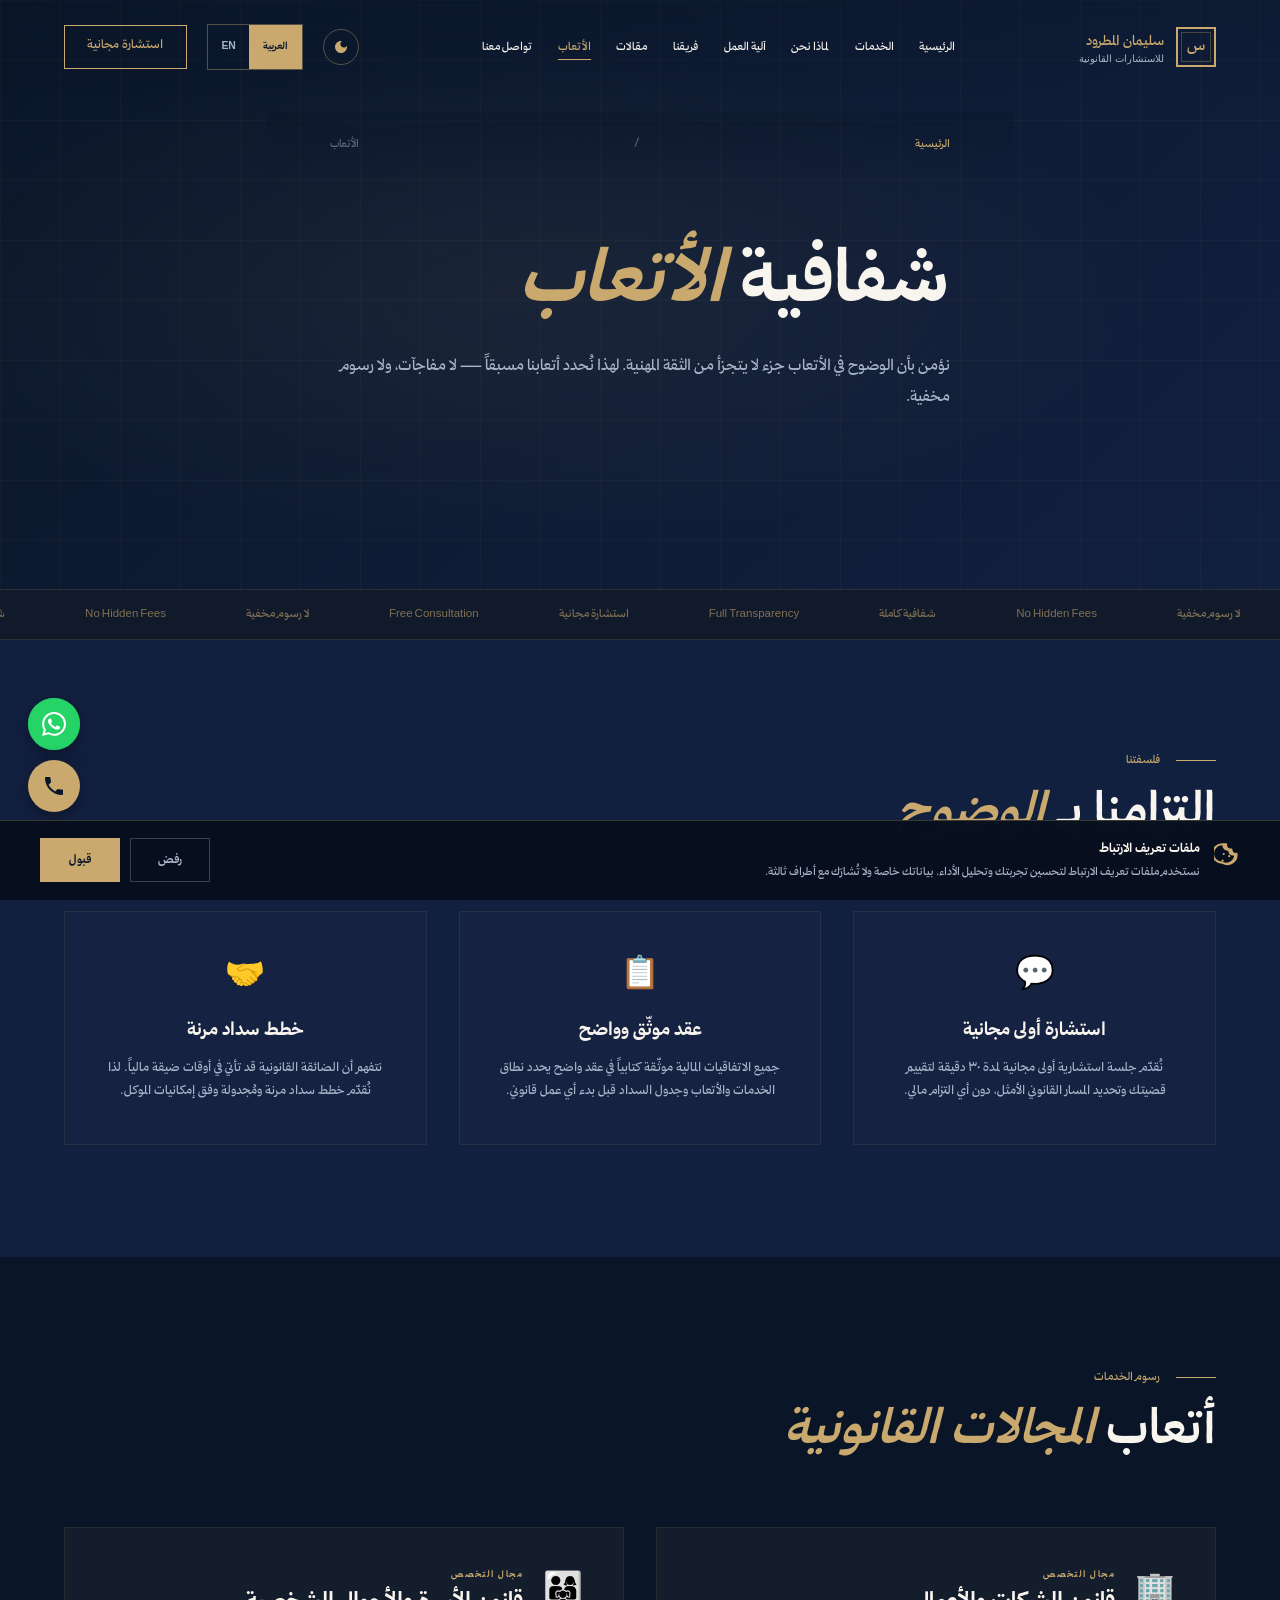
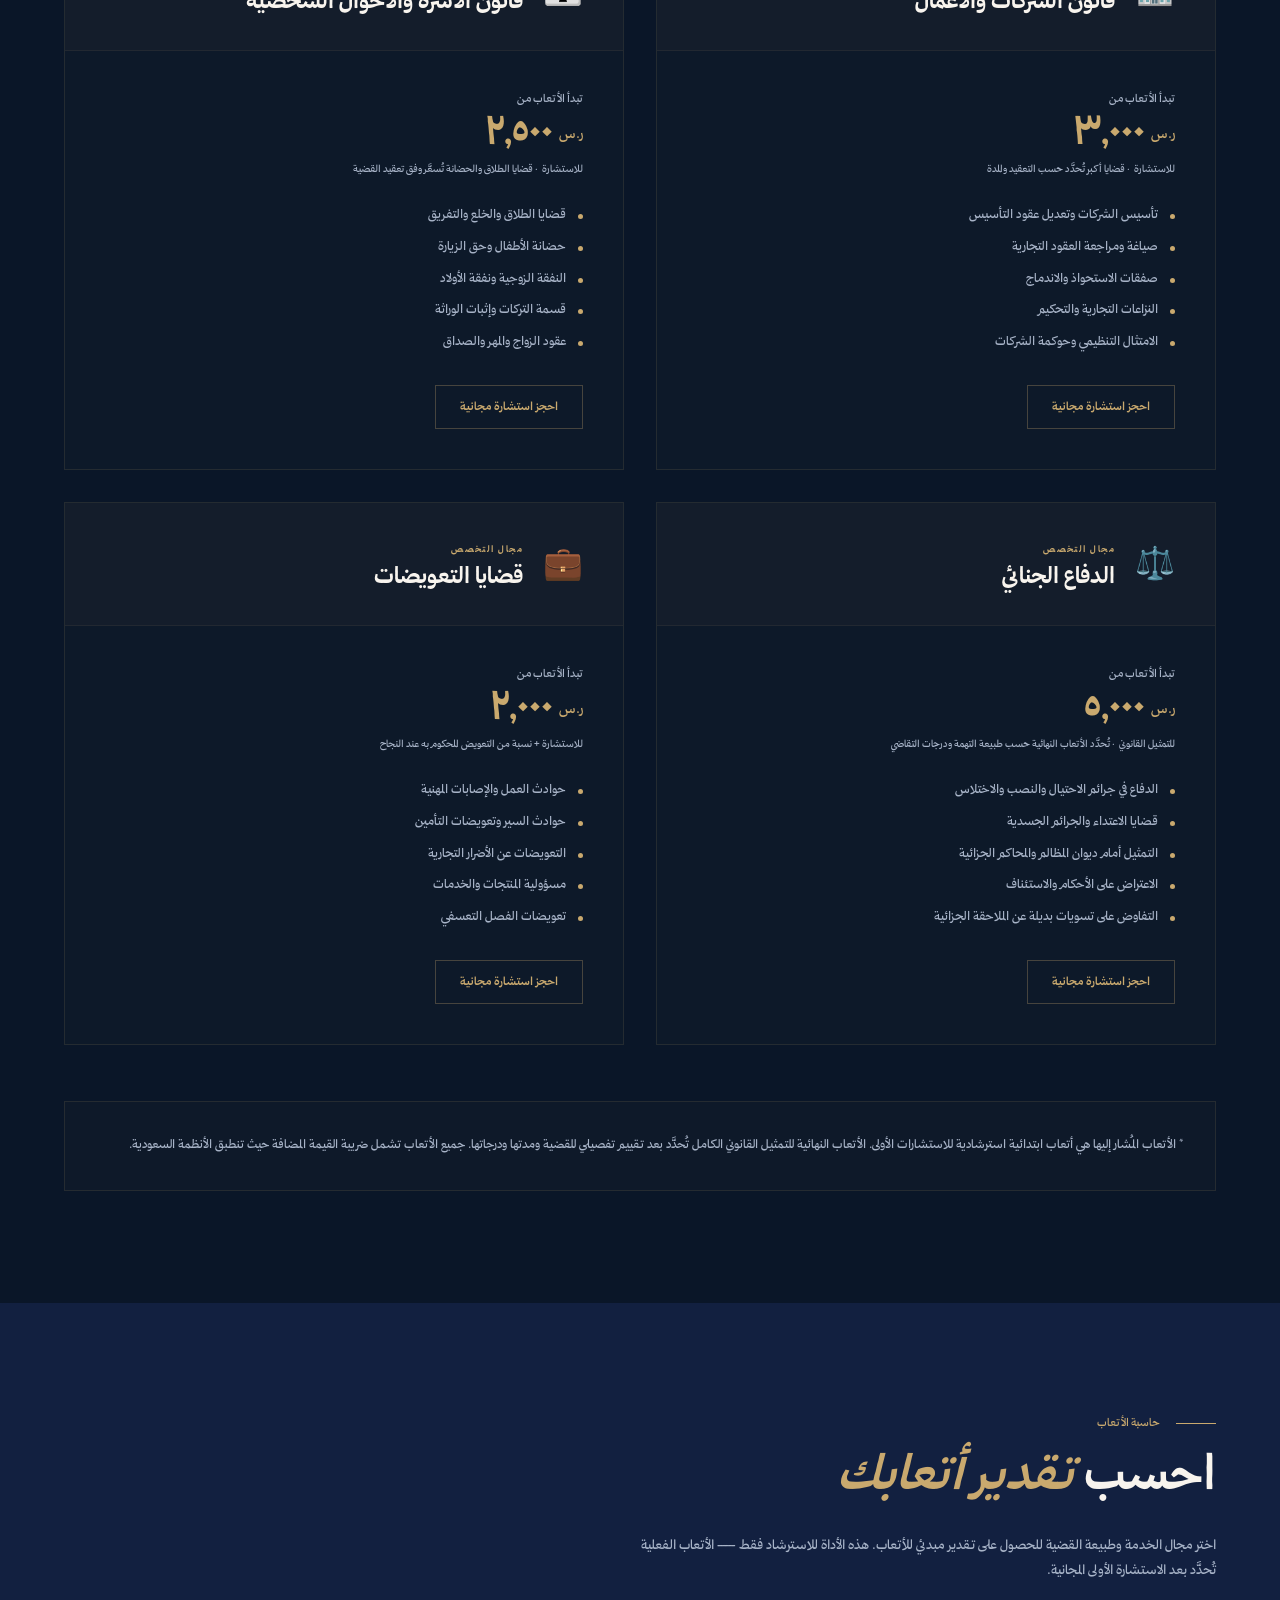
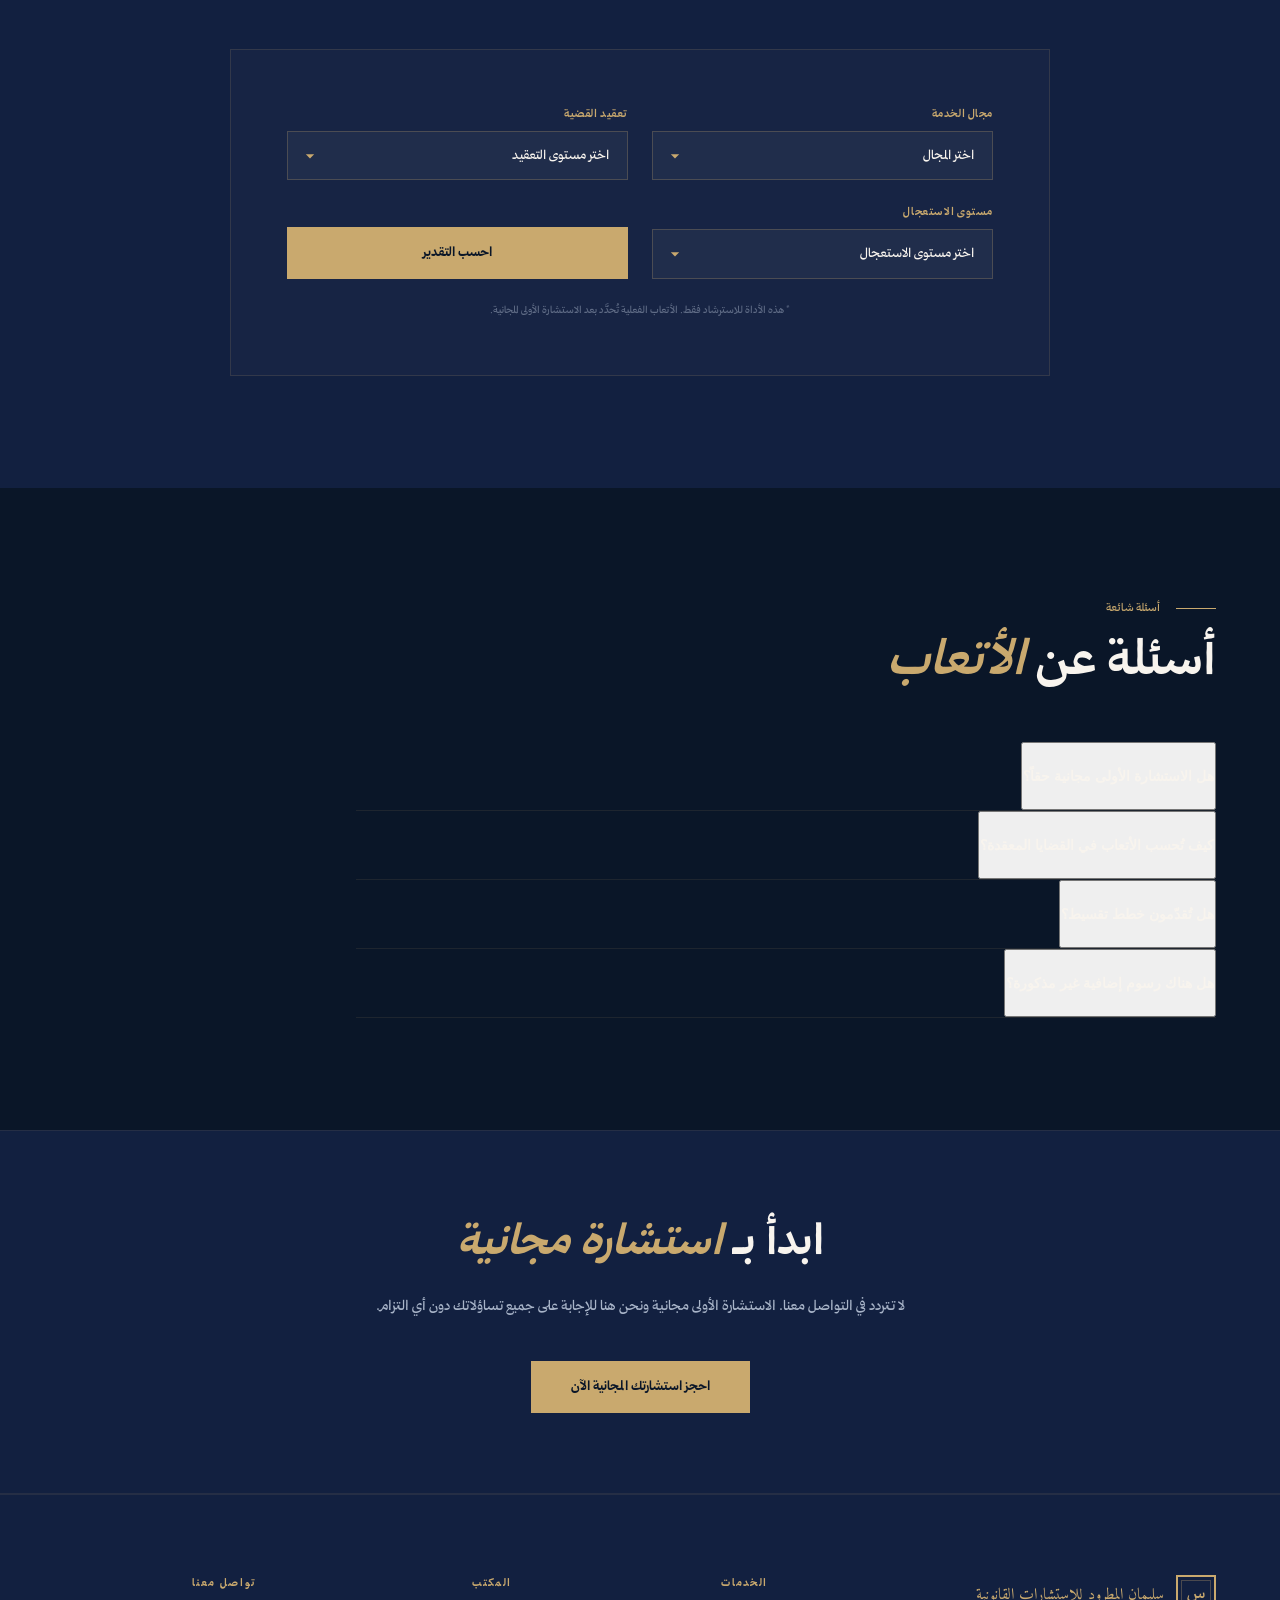
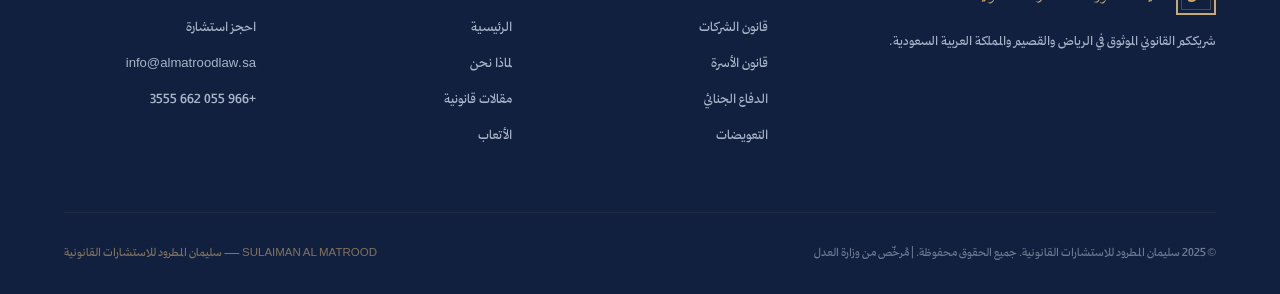
<file: pricing.html>
<!DOCTYPE html>
<html lang="ar" dir="rtl">
<head>
<meta charset="UTF-8">
<meta name="viewport" content="width=device-width, initial-scale=1.0, viewport-fit=cover">
<title>أتعاب الخدمات القانونية | سليمان المطرود للاستشارات القانونية</title>

<!--Microsoft Clarity tag-->
<script type="text/javascript">
    (function(c,l,a,r,i,t,y){
        c[a]=c[a]||function(){(c[a].q=c[a].q||[]).push(arguments)};
        t=l.createElement(r);t.async=1;t.src="https://www.clarity.ms/tag/"+i;
        y=l.getElementsByTagName(r)[0];y.parentNode.insertBefore(t,y);
    })(window, document, "clarity", "script", "vrbck39c0g");
</script>
<!-- Google tag (gtag.js) -->
<script async src="https://www.googletagmanager.com/gtag/js?id=G-FLZWBNYDX8"></script>
<script>
  window.dataLayer = window.dataLayer || [];
  function gtag(){dataLayer.push(arguments);}
  gtag('js', new Date());

  gtag('config', 'G-FLZWBNYDX8');
</script>
<!-- ═══ SEO META ═══ -->
<meta name="description" content="أتعاب الخدمات القانونية في مكتب سليمان المطرود — شفافية كاملة في التسعير لقانون الشركات والأسرة والدفاع الجنائي وقضايا التعويضات. احسب تقديرياً تكلفة خدمتك.">
<meta name="keywords" content="أتعاب محامي الرياض, تكلفة الاستشارة القانونية السعودية, أسعار خدمات قانونية, legal fees Riyadh, Saudi lawyer fees, law firm pricing Saudi Arabia">
<meta name="author" content="سليمان بن منصور المطرود">
<meta name="robots" content="index, follow">
<link rel="canonical" href="https://www.almatroodlaw.sa/pricing.html">
<link rel="alternate" hreflang="ar" href="https://www.almatroodlaw.sa/pricing.html">
<link rel="alternate" hreflang="en" href="https://www.almatroodlaw.sa/en/pricing.html">
<link rel="alternate" hreflang="x-default" href="https://www.almatroodlaw.sa/pricing.html">
<meta property="og:type" content="website">
<meta property="og:url" content="https://www.almatroodlaw.sa/pricing.html">
<meta property="og:title" content="أتعاب الخدمات القانونية | سليمان المطرود للاستشارات القانونية">
<meta property="og:description" content="شفافية كاملة في أتعاب الخدمات القانونية. احسب تقديرياً تكلفة قضيتك واطلب استشارة مجانية.">
<meta property="og:site_name" content="سليمان المطرود للاستشارات القانونية">
<meta property="og:locale" content="ar_SA">

<link href="https://fonts.googleapis.com/css2?family=Playfair+Display:wght@400;600;700;900&family=Montserrat:wght@300;400;500;600&family=Tajawal:wght@300;400;500;700&family=Amiri:ital,wght@0,400;0,700;1,400&display=swap" rel="stylesheet">
<style>
:root{--gold:#C9A96E;--gold-light:#E8D5A3;--gold-dark:#9A7A45;--navy:#0A1628;--navy-mid:#122040;--navy-light:#1A2F55;--cream:#F8F4EE;--text-light:#A8B4C8;--font-body:'Tajawal',sans-serif;--font-display:'Amiri',serif;}
[lang="en"]{--font-body:'Montserrat',sans-serif;--font-display:'Playfair Display',serif;}
*{margin:0;padding:0;box-sizing:border-box;}html{scroll-behavior:smooth;}
body{font-family:var(--font-body);background:var(--navy);color:var(--cream);overflow-x:hidden;}
.lang-toggle{display:flex;align-items:center;border:1px solid rgba(201,169,110,0.4);overflow:hidden;}
.lang-btn{padding:0.4rem 0.85rem;font-size:0.65rem;font-weight:600;cursor:pointer;background:transparent;border:none;color:var(--text-light);font-family:var(--font-body);transition:all 0.2s;}
.lang-btn.active{background:var(--gold);color:var(--navy);}.lang-btn:not(.active):hover{color:var(--gold);}
nav{position:fixed;top:0;left:0;right:0;z-index:1000;padding:1.5rem 4rem;display:flex;align-items:center;justify-content:space-between;transition:all 0.4s ease;}
nav.scrolled{background:rgba(10,22,40,0.97);backdrop-filter:blur(10px);padding:1rem 4rem;border-bottom:1px solid rgba(201,169,110,0.2);}
.nav-logo{font-family:var(--font-display);color:var(--gold);text-decoration:none;display:flex;align-items:center;gap:0.75rem;}
.logo-mark{width:40px;height:40px;border:2px solid var(--gold);display:flex;align-items:center;justify-content:center;font-size:1rem;position:relative;flex-shrink:0;}
.logo-mark::before{content:'';position:absolute;inset:3px;border:1px solid rgba(201,169,110,0.3);}
.nav-links{display:flex;gap:1.6rem;list-style:none;}
.nav-links a{color:var(--cream);text-decoration:none;font-size:0.73rem;transition:color 0.3s;position:relative;}
[lang="en"] .nav-links a{font-size:0.65rem;letter-spacing:0.1em;text-transform:uppercase;}
.nav-links a::after{content:'';position:absolute;bottom:-4px;left:0;right:0;height:1px;background:var(--gold);transform:scaleX(0);transition:transform 0.3s;}
.nav-links a:hover,.nav-links a.active{color:var(--gold);}.nav-links a:hover::after,.nav-links a.active::after{transform:scaleX(1);}
.nav-right{display:flex;align-items:center;gap:1.25rem;}
.nav-cta{background:transparent;border:1px solid var(--gold);color:var(--gold);padding:0.6rem 1.4rem;font-family:var(--font-body);font-size:0.78rem;cursor:pointer;transition:all 0.3s;text-decoration:none;white-space:nowrap;}
.nav-cta:hover{background:var(--gold);color:var(--navy);}

/* PAGE HERO */
.page-hero{min-height:48vh;position:relative;display:flex;align-items:center;overflow:hidden;}
.page-hero-bg{position:absolute;inset:0;background:radial-gradient(ellipse at 40% 50%,rgba(201,169,110,0.07) 0%,transparent 60%),linear-gradient(135deg,var(--navy) 0%,var(--navy-mid) 100%);}
.page-hero-grid{position:absolute;inset:0;background-image:linear-gradient(rgba(201,169,110,0.04) 1px,transparent 1px),linear-gradient(90deg,rgba(201,169,110,0.04) 1px,transparent 1px);background-size:60px 60px;}
.page-hero-content{position:relative;max-width:1400px;margin:0 auto;padding:0 4rem;padding-top:8rem;padding-bottom:4rem;opacity:0;transform:translateY(20px);animation:fadeUp 0.9s ease 0.4s forwards;}
@keyframes fadeUp{to{opacity:1;transform:translateY(0);}}
.breadcrumb{display:flex;align-items:center;gap:0.75rem;margin-bottom:1.5rem;font-size:0.7rem;color:var(--text-light);}
.breadcrumb a{color:var(--gold);text-decoration:none;}.breadcrumb span{opacity:0.5;}
.page-title{font-family:var(--font-display);font-size:clamp(2.5rem,6vw,5rem);font-weight:700;line-height:1.15;color:var(--cream);margin-bottom:1.5rem;}
.page-title em{font-style:italic;color:var(--gold);}
.page-subtitle{max-width:620px;font-size:1rem;color:var(--text-light);line-height:1.9;font-weight:300;}

/* COMMON */
.container{max-width:1400px;margin:0 auto;padding:0 4rem;}
section{padding:7rem 0;}
.section-label{display:flex;align-items:center;gap:1rem;margin-bottom:1rem;}
.section-label-line{width:40px;height:1px;background:var(--gold);}
.section-label-text{font-size:0.72rem;color:var(--gold);}
[lang="en"] .section-label-text{font-size:0.6rem;letter-spacing:0.4em;text-transform:uppercase;}
.section-title{font-family:var(--font-display);font-size:clamp(2rem,4vw,3.2rem);font-weight:600;line-height:1.2;color:var(--cream);margin-bottom:1.5rem;}
.section-title em{font-style:italic;color:var(--gold);}
.reveal{opacity:0;transform:translateY(25px);transition:opacity 0.7s ease,transform 0.7s ease;}
.reveal.visible{opacity:1;transform:translateY(0);}
.reveal-delay-1{transition-delay:0.1s;}.reveal-delay-2{transition-delay:0.2s;}.reveal-delay-3{transition-delay:0.3s;}

/* PRICING PHILOSOPHY */
#pricing-intro{background:var(--navy-mid);}
.philosophy-grid{display:grid;grid-template-columns:1fr 1fr 1fr;gap:2rem;margin-top:4rem;}
.philosophy-card{padding:2.5rem 2rem;border:1px solid rgba(201,169,110,0.1);background:rgba(201,169,110,0.02);text-align:center;transition:border-color 0.3s;}
.philosophy-card:hover{border-color:rgba(201,169,110,0.3);}
.philosophy-icon{font-size:2rem;margin-bottom:1rem;display:block;}
.philosophy-title{font-family:var(--font-display);font-size:1.2rem;color:var(--cream);margin-bottom:0.75rem;}
.philosophy-desc{font-size:0.8rem;color:var(--text-light);line-height:1.85;}

/* PRICING CARDS */
#pricing-cards{background:var(--navy);}
.pricing-grid{display:grid;grid-template-columns:repeat(2,1fr);gap:2rem;margin-top:4rem;}
.pricing-card{border:1px solid rgba(201,169,110,0.12);background:rgba(201,169,110,0.015);overflow:hidden;transition:border-color 0.35s,transform 0.35s;}
.pricing-card:hover{border-color:rgba(201,169,110,0.35);transform:translateY(-3px);}
.pricing-card-header{padding:2.5rem 2.5rem 2rem;background:rgba(201,169,110,0.03);border-bottom:1px solid rgba(201,169,110,0.08);display:flex;align-items:flex-start;gap:1.25rem;}
.pricing-card-icon{font-size:2rem;flex-shrink:0;}
.pricing-card-area{font-size:0.6rem;font-weight:700;color:var(--gold);letter-spacing:0.15em;margin-bottom:0.35rem;}
[lang="en"] .pricing-card-area{text-transform:uppercase;}
.pricing-card-name{font-family:var(--font-display);font-size:1.5rem;color:var(--cream);line-height:1.25;}
.pricing-card-body{padding:2.5rem;}
.pricing-from{display:flex;align-items:baseline;gap:0.5rem;margin-bottom:0.5rem;}
.pricing-from-label{font-size:0.72rem;color:var(--text-light);}
.pricing-amount{font-family:var(--font-display);font-size:2.5rem;color:var(--gold);font-weight:700;line-height:1;}
.pricing-currency{font-size:0.9rem;color:var(--gold);align-self:flex-start;margin-top:0.5rem;}
.pricing-period{font-size:0.65rem;color:var(--text-light);margin-bottom:1.75rem;}
.pricing-includes{list-style:none;display:flex;flex-direction:column;gap:0.7rem;margin-bottom:2rem;}
.pricing-includes li{font-size:0.8rem;color:var(--text-light);display:flex;align-items:flex-start;gap:0.75rem;line-height:1.6;}
.pricing-includes li::before{content:'';width:5px;height:5px;border-radius:50%;background:var(--gold);flex-shrink:0;margin-top:0.5rem;}
.pricing-cta{display:inline-flex;align-items:center;gap:0.75rem;color:var(--gold);text-decoration:none;font-size:0.75rem;border:1px solid rgba(201,169,110,0.3);padding:0.75rem 1.5rem;transition:all 0.3s;font-weight:600;}
.pricing-cta:hover{background:var(--gold);color:var(--navy);}
.pricing-note{margin-top:3.5rem;padding:2rem;border:1px solid rgba(201,169,110,0.12);background:rgba(201,169,110,0.02);}
.pricing-note p{font-size:0.78rem;color:var(--text-light);line-height:1.9;}

/* FEE CALCULATOR */
#fee-calculator{background:var(--navy-mid);}
.calc-wrap{max-width:820px;margin:0 auto;margin-top:4rem;}
.calc-form{background:rgba(255,255,255,0.02);border:1px solid rgba(201,169,110,0.15);padding:3.5rem;}
.calc-row{display:grid;grid-template-columns:1fr 1fr;gap:1.5rem;margin-bottom:1.5rem;}
.calc-group{display:flex;flex-direction:column;gap:0.5rem;}
.calc-label{font-size:0.72rem;color:var(--gold);font-weight:600;letter-spacing:0.05em;}
[lang="en"] .calc-label{font-size:0.62rem;letter-spacing:0.12em;text-transform:uppercase;}
.calc-select{padding:0.85rem 1.1rem;background:rgba(255,255,255,0.04);border:1px solid rgba(201,169,110,0.25);color:var(--cream);font-family:var(--font-body);font-size:0.82rem;appearance:none;-webkit-appearance:none;cursor:pointer;transition:border-color 0.2s;background-image:url("data:image/svg+xml,%3Csvg xmlns='http://www.w3.org/2000/svg' viewBox='0 0 24 24' fill='%23C9A96E'%3E%3Cpath d='M7 10l5 5 5-5z'/%3E%3C/svg%3E");background-repeat:no-repeat;background-position:left 0.75rem center;background-size:20px;}
[dir="ltr"] .calc-select{background-position:right 0.75rem center;}
.calc-select:focus{outline:none;border-color:var(--gold);}
.calc-select option{background:var(--navy-mid);}
.calc-btn{width:100%;padding:1rem;background:var(--gold);color:var(--navy);border:none;font-family:var(--font-body);font-size:0.85rem;font-weight:700;cursor:pointer;transition:background 0.2s;margin-top:0.5rem;min-height:52px;}
.calc-btn:hover{background:var(--gold-light);}
.calc-result{margin-top:2rem;padding:2rem;border:1px solid rgba(201,169,110,0.2);background:rgba(201,169,110,0.04);display:none;}
.calc-result.visible{display:block;}
.calc-result-label{font-size:0.65rem;color:var(--text-light);margin-bottom:0.5rem;letter-spacing:0.1em;}
.calc-result-range{font-family:var(--font-display);font-size:2.5rem;color:var(--gold);font-weight:700;margin-bottom:0.75rem;}
.calc-result-note{font-size:0.72rem;color:var(--text-light);line-height:1.8;}
.calc-result-cta{display:inline-flex;align-items:center;gap:0.6rem;margin-top:1.25rem;color:var(--gold);text-decoration:none;font-size:0.72rem;border:1px solid rgba(201,169,110,0.3);padding:0.6rem 1.25rem;transition:all 0.3s;}
.calc-result-cta:hover{background:var(--gold);color:var(--navy);}
.calc-disclaimer{margin-top:1.5rem;text-align:center;font-size:0.65rem;color:var(--text-light);opacity:0.5;}

/* FAQ */
#pricing-faq{background:var(--navy);}
.faq-list{margin-top:3rem;max-width:860px;}
.faq-item{border-bottom:1px solid rgba(201,169,110,0.1);}
.faq-q{padding:1.5rem 0;cursor:pointer;display:flex;justify-content:space-between;align-items:center;gap:1rem;font-size:0.9rem;font-weight:600;color:var(--cream);transition:color 0.2s;list-style:none;}
.faq-q:hover{color:var(--gold);}
.faq-icon{width:24px;height:24px;border:1px solid rgba(201,169,110,0.3);display:flex;align-items:center;justify-content:center;flex-shrink:0;font-size:1rem;transition:transform 0.3s,background 0.3s;color:var(--gold);}
.faq-item.open .faq-icon{transform:rotate(45deg);background:var(--gold);color:var(--navy);border-color:var(--gold);}
.faq-a{max-height:0;overflow:hidden;transition:max-height 0.4s ease;}
.faq-item.open .faq-a{max-height:400px;}
.faq-a-inner{padding:0 0 1.5rem;font-size:0.82rem;color:var(--text-light);line-height:2;}

/* CTA BAND */
.cta-band{background:var(--navy-mid);border-top:1px solid rgba(201,169,110,0.1);border-bottom:1px solid rgba(201,169,110,0.1);padding:5rem 4rem;text-align:center;}
.cta-band-title{font-family:var(--font-display);font-size:clamp(1.8rem,3.5vw,3rem);color:var(--cream);margin-bottom:1rem;}
.cta-band-title em{font-style:italic;color:var(--gold);}
.cta-band-sub{font-size:0.9rem;color:var(--text-light);margin-bottom:2.5rem;max-width:560px;margin-left:auto;margin-right:auto;line-height:1.9;}
.btn-gold{display:inline-flex;align-items:center;gap:0.75rem;background:var(--gold);color:var(--navy);padding:1rem 2.5rem;font-family:var(--font-body);font-size:0.85rem;font-weight:700;text-decoration:none;transition:background 0.25s;min-height:52px;}
.btn-gold:hover{background:var(--gold-light);}

/* FOOTER */
footer{padding:5rem 0 2rem;background:var(--navy-mid);border-top:1px solid rgba(201,169,110,0.1);}
.footer-grid{display:grid;grid-template-columns:2fr 1fr 1fr 1fr;gap:4rem;margin-bottom:4rem;}
.footer-brand p{font-size:0.8rem;color:var(--text-light);line-height:1.8;margin-top:1rem;font-weight:300;}
.footer-heading{font-size:0.7rem;font-weight:700;color:var(--gold);letter-spacing:0.15em;margin-bottom:1.5rem;}
[lang="en"] .footer-heading{text-transform:uppercase;}
.footer-links{list-style:none;display:flex;flex-direction:column;gap:0.75rem;}
.footer-links a{color:var(--text-light);text-decoration:none;font-size:0.82rem;transition:color 0.3s;}
.footer-links a:hover{color:var(--cream);}
.footer-bottom{display:flex;justify-content:space-between;align-items:center;padding-top:2rem;border-top:1px solid rgba(201,169,110,0.08);}
.footer-copy{font-size:0.72rem;color:var(--text-light);opacity:0.6;}
.footer-dual{font-size:0.72rem;color:var(--gold);opacity:0.6;}

/* HAMBURGER & MOBILE MENU */
.hamburger{display:none;flex-direction:column;gap:5px;cursor:pointer;padding:8px;z-index:1100;background:none;border:none;}
.hamburger span{display:block;width:24px;height:2px;background:var(--gold);transition:all 0.3s;}
.hamburger.active span:nth-child(1){transform:rotate(45deg) translate(5px,5px);}
.hamburger.active span:nth-child(2){opacity:0;}
.hamburger.active span:nth-child(3){transform:rotate(-45deg) translate(5px,-5px);}
.mobile-menu{position:fixed;inset:0;background:rgba(10,22,40,0.98);backdrop-filter:blur(20px);z-index:1050;display:flex;flex-direction:column;align-items:center;justify-content:center;gap:0;opacity:0;visibility:hidden;transition:all 0.4s;}
.mobile-menu.open{opacity:1;visibility:visible;}
.mobile-menu a{color:var(--cream);text-decoration:none;font-family:var(--font-display);font-size:1.4rem;padding:0.75rem 0;transition:color 0.3s;opacity:0;transform:translateY(15px);display:block;}
.mobile-menu.open a{opacity:1;transform:translateY(0);}
.mobile-menu a:nth-child(1){transition-delay:0.05s;}.mobile-menu a:nth-child(2){transition-delay:0.1s;}.mobile-menu a:nth-child(3){transition-delay:0.15s;}.mobile-menu a:nth-child(4){transition-delay:0.2s;}.mobile-menu a:nth-child(5){transition-delay:0.25s;}.mobile-menu a:nth-child(6){transition-delay:0.3s;}.mobile-menu a:nth-child(7){transition-delay:0.35s;}.mobile-menu a:nth-child(8){transition-delay:0.4s;}.mobile-menu a:nth-child(9){transition-delay:0.45s;}
.mobile-menu a:hover{color:var(--gold);}
.mobile-menu .mobile-cta{margin-top:1.5rem;background:var(--gold);color:var(--navy);padding:0.9rem 2.5rem;font-family:var(--font-body);font-size:0.85rem;font-weight:600;text-decoration:none;display:inline-block;}
.mobile-menu .mobile-lang{display:flex;gap:0;border:1px solid rgba(201,169,110,0.4);margin-top:1.5rem;overflow:hidden;}
.mobile-menu .mobile-lang .lang-btn{padding:0.5rem 1.2rem;font-size:0.75rem;font-weight:600;cursor:pointer;background:transparent;border:none;color:var(--text-light);font-family:var(--font-body);transition:all 0.2s;}
.mobile-menu .mobile-lang .lang-btn.active{background:var(--gold);color:var(--navy);}

/* MARQUEE */
.marquee-section{border-top:1px solid rgba(201,169,110,0.15);border-bottom:1px solid rgba(201,169,110,0.15);padding:1rem 0;overflow:hidden;background:rgba(201,169,110,0.03);}
.marquee-track{display:flex;animation:marquee 25s linear infinite;white-space:nowrap;}
[dir="rtl"] .marquee-track{animation:marquee-rtl 25s linear infinite;}
.marquee-item{font-size:0.72rem;color:var(--gold);padding:0 2.5rem;opacity:0.6;}
@keyframes marquee{from{transform:translateX(0)}to{transform:translateX(-50%)}}
@keyframes marquee-rtl{from{transform:translateX(0)}to{transform:translateX(50%)}}

@media(max-width:900px){
  nav{padding:1rem 1.5rem;}.nav-links,.nav-cta{display:none;}.hamburger{display:flex;}
  .container{padding:0 1.5rem;}
  .pricing-grid{grid-template-columns:1fr;}
  .philosophy-grid{grid-template-columns:1fr;}
  .calc-row{grid-template-columns:1fr;}
  .footer-grid{grid-template-columns:1fr 1fr;}
  section{padding:5rem 0;}
  .cta-band{padding:3.5rem 1.5rem;}
}
@media(max-width:480px){
  .container{padding:0 1.1rem!important;}
  nav{padding:1rem 1.1rem!important;}
  .page-hero-content{padding:0 1.1rem!important;padding-top:6rem!important;}
  .calc-form{padding:2rem 1.5rem;}
  .pricing-card-body,.pricing-card-header{padding:2rem 1.5rem;}
  .footer-grid{grid-template-columns:1fr!important;}
  .footer-bottom{flex-direction:column;gap:0.75rem;text-align:center;}
}
</style>
<link rel="stylesheet" href="global-enhancements.css">
</head>
<body>

<!-- SKIP TO CONTENT (F2) -->
<a href="#pricing-cards" class="skip-link" style="position:absolute;top:-100px;left:1rem;z-index:10000;background:var(--gold);color:var(--navy);padding:0.5rem 1rem;font-weight:700;text-decoration:none;font-size:0.8rem;transition:top 0.2s;" onfocus="this.style.top='1rem'" onblur="this.style.top='-100px'" data-ar="تخطى إلى المحتوى" data-en="Skip to content">تخطى إلى المحتوى</a>

<nav id="navbar" role="banner">
  <a href="index.html" class="nav-logo" aria-label="سليمان المطرود للاستشارات القانونية">
    <div class="logo-mark" aria-hidden="true">س</div>
    <div>
      <div style="font-size:0.9rem;" data-ar="سليمان المطرود" data-en="SULAIMAN AL MATROOD">سليمان المطرود</div>
      <div style="font-size:0.6rem;color:var(--text-light);font-family:'Montserrat',sans-serif;font-weight:300;" data-ar="للاستشارات القانونية" data-en="LEGAL CONSULTATIONS">للاستشارات القانونية</div>
    </div>
  </a>
  <ul class="nav-links" role="list">
    <li><a href="index.html" data-ar="الرئيسية" data-en="Home">الرئيسية</a></li>
    <li><a href="services.html" data-ar="الخدمات" data-en="Services">الخدمات</a></li>
    <li><a href="why-us.html" data-ar="لماذا نحن" data-en="Why Us">لماذا نحن</a></li>
    <li><a href="process.html" data-ar="آلية العمل" data-en="Process">آلية العمل</a></li>
    <li><a href="consultant.html" data-ar="فريقنا" data-en="Our Team">فريقنا</a></li>
    <li><a href="blog.html" data-ar="مقالات" data-en="Blog">مقالات</a></li>
    <li><a href="pricing.html" class="active" data-ar="الأتعاب" data-en="Pricing">الأتعاب</a></li>
    <li><a href="contact.html" data-ar="تواصل معنا" data-en="Contact">تواصل معنا</a></li>
  </ul>
  <div class="nav-right">
    <div class="lang-toggle">
      <button class="lang-btn active" onclick="setLang('ar')" aria-label="العربية">العربية</button>
      <button class="lang-btn" onclick="setLang('en')" aria-label="English">EN</button>
    </div>
    <a href="contact.html" class="nav-cta" data-ar="استشارة مجانية" data-en="Free Consultation">استشارة مجانية</a>
  </div>
  <button class="hamburger" aria-label="فتح القائمة" aria-expanded="false" aria-controls="mobileMenu" onclick="toggleMobileMenu()">
    <span></span><span></span><span></span>
  </button>
</nav>

<div class="mobile-menu" id="mobileMenu" role="dialog" aria-label="القائمة الرئيسية">
  <a href="index.html" data-ar="الرئيسية" data-en="Home" onclick="closeMobileMenu()">الرئيسية</a>
  <a href="services.html" data-ar="خدماتنا" data-en="Services" onclick="closeMobileMenu()">خدماتنا</a>
  <a href="why-us.html" data-ar="لماذا نحن" data-en="Why Us" onclick="closeMobileMenu()">لماذا نحن</a>
  <a href="process.html" data-ar="آلية العمل" data-en="Our Process" onclick="closeMobileMenu()">آلية العمل</a>
  <a href="consultant.html" data-ar="فريقنا" data-en="Our Team" onclick="closeMobileMenu()">فريقنا</a>
  <a href="blog.html" data-ar="مقالات قانونية" data-en="Legal Blog" onclick="closeMobileMenu()">مقالات قانونية</a>
  <a href="pricing.html" data-ar="الأتعاب" data-en="Pricing" onclick="closeMobileMenu()">الأتعاب</a>
  <a href="contact.html" data-ar="تواصل معنا" data-en="Contact" onclick="closeMobileMenu()">تواصل معنا</a>
  <a href="contact.html" class="mobile-cta" data-ar="استشارة مجانية" data-en="Free Consultation">استشارة مجانية</a>
  <div class="mobile-lang">
    <button class="lang-btn active" onclick="setLang('ar')">العربية</button>
    <button class="lang-btn" onclick="setLang('en')">EN</button>
  </div>
</div>

<!-- PAGE HERO -->
<section class="page-hero" aria-label="Pricing hero">
  <div class="page-hero-bg" aria-hidden="true"></div>
  <div class="page-hero-grid" aria-hidden="true"></div>
  <div class="page-hero-content">
    <nav class="breadcrumb" aria-label="مسار التنقل">
      <a href="index.html" data-ar="الرئيسية" data-en="Home">الرئيسية</a>
      <span aria-hidden="true">/</span>
      <span data-ar="الأتعاب" data-en="Pricing">الأتعاب</span>
    </nav>
    <h1 class="page-title" data-ar="شفافية <em>الأتعاب</em>" data-en="Fee <em>Transparency</em>">شفافية <em>الأتعاب</em></h1>
    <p class="page-subtitle" data-ar="نؤمن بأن الوضوح في الأتعاب جزء لا يتجزأ من الثقة المهنية. لهذا نُحدد أتعابنا مسبقاً — لا مفاجآت، ولا رسوم مخفية." data-en="We believe fee transparency is an integral part of professional trust. That's why we set fees upfront — no surprises, no hidden charges.">نؤمن بأن الوضوح في الأتعاب جزء لا يتجزأ من الثقة المهنية. لهذا نُحدد أتعابنا مسبقاً — لا مفاجآت، ولا رسوم مخفية.</p>
  </div>
</section>

<!-- MARQUEE -->
<div class="marquee-section" aria-hidden="true">
  <div class="marquee-track">
    <span class="marquee-item">لا رسوم مخفية</span><span class="marquee-item">No Hidden Fees</span><span class="marquee-item">شفافية كاملة</span><span class="marquee-item">Full Transparency</span><span class="marquee-item">استشارة مجانية</span><span class="marquee-item">Free Consultation</span><span class="marquee-item">لا رسوم مخفية</span><span class="marquee-item">No Hidden Fees</span><span class="marquee-item">شفافية كاملة</span><span class="marquee-item">Full Transparency</span><span class="marquee-item">استشارة مجانية</span><span class="marquee-item">Free Consultation</span>
  </div>
</div>

<!-- PRICING PHILOSOPHY -->
<section id="pricing-intro" role="main">
  <div class="container">
    <div class="section-label reveal">
      <div class="section-label-line"></div>
      <span class="section-label-text" data-ar="فلسفتنا" data-en="Our Philosophy">فلسفتنا</span>
    </div>
    <h2 class="section-title reveal" data-ar="التزامنا بـ <em>الوضوح</em>" data-en="Our Commitment to <em>Clarity</em>">التزامنا بـ <em>الوضوح</em></h2>
    <div class="philosophy-grid">
      <div class="philosophy-card reveal">
        <span class="philosophy-icon" aria-hidden="true">💬</span>
        <h3 class="philosophy-title" data-ar="استشارة أولى مجانية" data-en="Free First Consultation">استشارة أولى مجانية</h3>
        <p class="philosophy-desc" data-ar="نُقدّم جلسة استشارية أولى مجانية لمدة ٣٠ دقيقة لتقييم قضيتك وتحديد المسار القانوني الأمثل، دون أي التزام مالي." data-en="We offer a free initial 30-minute consultation to assess your case and determine the optimal legal path, with no financial commitment.">نُقدّم جلسة استشارية أولى مجانية لمدة ٣٠ دقيقة لتقييم قضيتك وتحديد المسار القانوني الأمثل، دون أي التزام مالي.</p>
      </div>
      <div class="philosophy-card reveal reveal-delay-1">
        <span class="philosophy-icon" aria-hidden="true">📋</span>
        <h3 class="philosophy-title" data-ar="عقد موثّق وواضح" data-en="Clear Written Contract">عقد موثّق وواضح</h3>
        <p class="philosophy-desc" data-ar="جميع الاتفاقيات المالية موثّقة كتابياً في عقد واضح يحدد نطاق الخدمات والأتعاب وجدول السداد قبل بدء أي عمل قانوني." data-en="All financial agreements are documented in a clear written contract specifying the scope of services, fees, and payment schedule before any legal work begins.">جميع الاتفاقيات المالية موثّقة كتابياً في عقد واضح يحدد الأتعاب وجدول السداد قبل بدء أي عمل.</p>
      </div>
      <div class="philosophy-card reveal reveal-delay-2">
        <span class="philosophy-icon" aria-hidden="true">🤝</span>
        <h3 class="philosophy-title" data-ar="خطط سداد مرنة" data-en="Flexible Payment Plans">خطط سداد مرنة</h3>
        <p class="philosophy-desc" data-ar="نتفهم أن الضائقة القانونية قد تأتي في أوقات ضيقة مالياً. لذا نُقدّم خطط سداد مرنة ومُجدولة وفق إمكانيات الموكل." data-en="We understand that legal difficulties may come at financially difficult times. We offer flexible, scheduled payment plans tailored to the client's capacity.">نتفهم أن الضائقة القانونية قد تأتي في أوقات ضيقة مالياً. نُقدّم خطط سداد مرنة وفق إمكانيات الموكل.</p>
      </div>
    </div>
  </div>
</section>

<!-- PRICING CARDS PER PRACTICE AREA -->
<section id="pricing-cards" aria-labelledby="pricing-heading">
  <div class="container">
    <div class="section-label reveal">
      <div class="section-label-line"></div>
      <span class="section-label-text" data-ar="رسوم الخدمات" data-en="Service Fees">رسوم الخدمات</span>
    </div>
    <h2 id="pricing-heading" class="section-title reveal" data-ar="أتعاب <em>المجالات القانونية</em>" data-en="Fees by <em>Practice Area</em>">أتعاب <em>المجالات القانونية</em></h2>

    <div class="pricing-grid">

      <!-- Corporate Law -->
      <article class="pricing-card reveal">
        <div class="pricing-card-header">
          <span class="pricing-card-icon" aria-hidden="true">🏢</span>
          <div>
            <div class="pricing-card-area" data-ar="مجال التخصص" data-en="Practice Area">مجال التخصص</div>
            <h3 class="pricing-card-name" data-ar="قانون الشركات والأعمال" data-en="Corporate & Business Law">قانون الشركات والأعمال</h3>
          </div>
        </div>
        <div class="pricing-card-body">
          <div class="pricing-from">
            <span class="pricing-from-label" data-ar="تبدأ الأتعاب من" data-en="Fees starting from">تبدأ الأتعاب من</span>
          </div>
          <div style="display:flex;align-items:baseline;gap:0.4rem;margin-bottom:0.4rem;">
            <span class="pricing-currency">ر.س</span>
            <span class="pricing-amount">٣,٠٠٠</span>
          </div>
          <p class="pricing-period" data-ar="للاستشارة · قضايا أكبر تُحدَّد حسب التعقيد والمدة" data-en="per consultation · larger matters priced by complexity and duration">للاستشارة · قضايا أكبر تُحدَّد حسب التعقيد والمدة</p>
          <ul class="pricing-includes" aria-label="ما يشمله السعر">
            <li data-ar="تأسيس الشركات وتعديل عقود التأسيس" data-en="Company formation and articles of association amendments">تأسيس الشركات وتعديل عقود التأسيس</li>
            <li data-ar="صياغة ومراجعة العقود التجارية" data-en="Drafting and reviewing commercial contracts">صياغة ومراجعة العقود التجارية</li>
            <li data-ar="صفقات الاستحواذ والاندماج" data-en="Mergers, acquisitions, and joint ventures">صفقات الاستحواذ والاندماج</li>
            <li data-ar="النزاعات التجارية والتحكيم" data-en="Commercial disputes and arbitration">النزاعات التجارية والتحكيم</li>
            <li data-ar="الامتثال التنظيمي وحوكمة الشركات" data-en="Regulatory compliance and corporate governance">الامتثال التنظيمي وحوكمة الشركات</li>
          </ul>
          <a href="contact.html" class="pricing-cta" data-ar="احجز استشارة مجانية" data-en="Book Free Consultation">احجز استشارة مجانية</a>
        </div>
      </article>

      <!-- Family Law -->
      <article class="pricing-card reveal reveal-delay-1">
        <div class="pricing-card-header">
          <span class="pricing-card-icon" aria-hidden="true">👨‍👩‍👧</span>
          <div>
            <div class="pricing-card-area" data-ar="مجال التخصص" data-en="Practice Area">مجال التخصص</div>
            <h3 class="pricing-card-name" data-ar="قانون الأسرة والأحوال الشخصية" data-en="Family & Personal Status Law">قانون الأسرة والأحوال الشخصية</h3>
          </div>
        </div>
        <div class="pricing-card-body">
          <div class="pricing-from">
            <span class="pricing-from-label" data-ar="تبدأ الأتعاب من" data-en="Fees starting from">تبدأ الأتعاب من</span>
          </div>
          <div style="display:flex;align-items:baseline;gap:0.4rem;margin-bottom:0.4rem;">
            <span class="pricing-currency">ر.س</span>
            <span class="pricing-amount">٢,٥٠٠</span>
          </div>
          <p class="pricing-period" data-ar="للاستشارة · قضايا الطلاق والحضانة تُسعَّر وفق تعقيد القضية" data-en="per consultation · divorce and custody cases priced by complexity">للاستشارة · قضايا الطلاق والحضانة تُسعَّر وفق تعقيد القضية</p>
          <ul class="pricing-includes" aria-label="ما يشمله السعر">
            <li data-ar="قضايا الطلاق والخلع والتفريق" data-en="Divorce, khul', and judicial separation cases">قضايا الطلاق والخلع والتفريق</li>
            <li data-ar="حضانة الأطفال وحق الزيارة" data-en="Child custody and visitation rights">حضانة الأطفال وحق الزيارة</li>
            <li data-ar="النفقة الزوجية ونفقة الأولاد" data-en="Spousal and child support/alimony">النفقة الزوجية ونفقة الأولاد</li>
            <li data-ar="قسمة التركات وإثبات الوراثة" data-en="Estate distribution and inheritance proof">قسمة التركات وإثبات الوراثة</li>
            <li data-ar="عقود الزواج والمهر والصداق" data-en="Marriage contracts, mahr, and dowry">عقود الزواج والمهر والصداق</li>
          </ul>
          <a href="contact.html" class="pricing-cta" data-ar="احجز استشارة مجانية" data-en="Book Free Consultation">احجز استشارة مجانية</a>
        </div>
      </article>

      <!-- Criminal Defense -->
      <article class="pricing-card reveal">
        <div class="pricing-card-header">
          <span class="pricing-card-icon" aria-hidden="true">⚖️</span>
          <div>
            <div class="pricing-card-area" data-ar="مجال التخصص" data-en="Practice Area">مجال التخصص</div>
            <h3 class="pricing-card-name" data-ar="الدفاع الجنائي" data-en="Criminal Defense">الدفاع الجنائي</h3>
          </div>
        </div>
        <div class="pricing-card-body">
          <div class="pricing-from">
            <span class="pricing-from-label" data-ar="تبدأ الأتعاب من" data-en="Fees starting from">تبدأ الأتعاب من</span>
          </div>
          <div style="display:flex;align-items:baseline;gap:0.4rem;margin-bottom:0.4rem;">
            <span class="pricing-currency">ر.س</span>
            <span class="pricing-amount">٥,٠٠٠</span>
          </div>
          <p class="pricing-period" data-ar="للتمثيل القانوني · تُحدَّد الأتعاب النهائية حسب طبيعة التهمة ودرجات التقاضي" data-en="for legal representation · final fees determined by charge nature and litigation stages">للتمثيل القانوني · تُحدَّد الأتعاب النهائية حسب طبيعة التهمة ودرجات التقاضي</p>
          <ul class="pricing-includes" aria-label="ما يشمله السعر">
            <li data-ar="الدفاع في جرائم الاحتيال والنصب والاختلاس" data-en="Defense in fraud, embezzlement, and theft cases">الدفاع في جرائم الاحتيال والنصب والاختلاس</li>
            <li data-ar="قضايا الاعتداء والجرائم الجسدية" data-en="Assault and physical crime cases">قضايا الاعتداء والجرائم الجسدية</li>
            <li data-ar="التمثيل أمام ديوان المظالم والمحاكم الجزائية" data-en="Representation before administrative and criminal courts">التمثيل أمام ديوان المظالم والمحاكم الجزائية</li>
            <li data-ar="الاعتراض على الأحكام والاستئناف" data-en="Challenging verdicts and appeals">الاعتراض على الأحكام والاستئناف</li>
            <li data-ar="التفاوض على تسويات بديلة عن الملاحقة الجزائية" data-en="Negotiating settlements as alternatives to prosecution">التفاوض على تسويات بديلة</li>
          </ul>
          <a href="contact.html" class="pricing-cta" data-ar="احجز استشارة مجانية" data-en="Book Free Consultation">احجز استشارة مجانية</a>
        </div>
      </article>

      <!-- Compensation -->
      <article class="pricing-card reveal reveal-delay-1">
        <div class="pricing-card-header">
          <span class="pricing-card-icon" aria-hidden="true">💼</span>
          <div>
            <div class="pricing-card-area" data-ar="مجال التخصص" data-en="Practice Area">مجال التخصص</div>
            <h3 class="pricing-card-name" data-ar="قضايا التعويضات" data-en="Compensation Claims">قضايا التعويضات</h3>
          </div>
        </div>
        <div class="pricing-card-body">
          <div class="pricing-from">
            <span class="pricing-from-label" data-ar="تبدأ الأتعاب من" data-en="Fees starting from">تبدأ الأتعاب من</span>
          </div>
          <div style="display:flex;align-items:baseline;gap:0.4rem;margin-bottom:0.4rem;">
            <span class="pricing-currency">ر.س</span>
            <span class="pricing-amount">٢,٠٠٠</span>
          </div>
          <p class="pricing-period" data-ar="للاستشارة + نسبة من التعويض المحكوم به عند النجاح" data-en="per consultation + percentage of awarded compensation upon success">للاستشارة + نسبة من التعويض المحكوم به عند النجاح</p>
          <ul class="pricing-includes" aria-label="ما يشمله السعر">
            <li data-ar="حوادث العمل والإصابات المهنية" data-en="Workplace accidents and occupational injuries">حوادث العمل والإصابات المهنية</li>
            <li data-ar="حوادث السير وتعويضات التأمين" data-en="Traffic accidents and insurance claims">حوادث السير وتعويضات التأمين</li>
            <li data-ar="التعويضات عن الأضرار التجارية" data-en="Commercial damage compensation">التعويضات عن الأضرار التجارية</li>
            <li data-ar="مسؤولية المنتجات والخدمات" data-en="Product and service liability">مسؤولية المنتجات والخدمات</li>
            <li data-ar="تعويضات الفصل التعسفي" data-en="Wrongful termination compensation">تعويضات الفصل التعسفي</li>
          </ul>
          <a href="contact.html" class="pricing-cta" data-ar="احجز استشارة مجانية" data-en="Book Free Consultation">احجز استشارة مجانية</a>
        </div>
      </article>

    </div><!-- /pricing-grid -->

    <div class="pricing-note reveal">
      <p data-ar="* الأتعاب المُشار إليها هي أتعاب ابتدائية استرشادية للاستشارات الأولى. الأتعاب النهائية للتمثيل القانوني الكامل تُحدَّد بعد تقييم تفصيلي للقضية ومدتها ودرجاتها. جميع الأتعاب تشمل ضريبة القيمة المضافة حيث تنطبق الأنظمة السعودية." data-en="* Fees listed are indicative starting rates for initial consultations. Final fees for full legal representation are determined after a detailed case assessment, duration, and litigation stages. All fees include VAT where Saudi regulations apply.">* الأتعاب المُشار إليها هي أتعاب ابتدائية استرشادية. الأتعاب النهائية تُحدَّد بعد تقييم تفصيلي للقضية. جميع الأتعاب تشمل ضريبة القيمة المضافة حيث تنطبق الأنظمة السعودية.</p>
    </div>
  </div>
</section>

<!-- FEE CALCULATOR -->
<section id="fee-calculator" aria-labelledby="calc-heading">
  <div class="container">
    <div class="section-label reveal">
      <div class="section-label-line"></div>
      <span class="section-label-text" data-ar="حاسبة الأتعاب" data-en="Fee Calculator">حاسبة الأتعاب</span>
    </div>
    <h2 id="calc-heading" class="section-title reveal" data-ar="احسب <em>تقدير أتعابك</em>" data-en="Get Your <em>Fee Estimate</em>">احسب <em>تقدير أتعابك</em></h2>
    <p style="font-size:0.85rem;color:var(--text-light);line-height:1.9;margin-bottom:0;max-width:600px;" class="reveal" data-ar="اختر مجال الخدمة وطبيعة القضية للحصول على تقدير مبدئي للأتعاب. هذه الأداة للاسترشاد فقط — الأتعاب الفعلية تُحدَّد بعد الاستشارة الأولى المجانية." data-en="Select the service area and case nature for a preliminary fee estimate. This tool is for guidance only — actual fees are determined after your free initial consultation.">اختر مجال الخدمة وطبيعة القضية للحصول على تقدير مبدئي للأتعاب. هذه الأداة للاسترشاد فقط.</p>

    <div class="calc-wrap reveal">
      <form class="calc-form" onsubmit="calculateFee(event)" novalidate aria-label="حاسبة الأتعاب">
        <div class="calc-row">
          <div class="calc-group">
            <label class="calc-label" for="calc-area" data-ar="مجال الخدمة" data-en="Practice Area">مجال الخدمة</label>
            <select class="calc-select" id="calc-area" required aria-required="true">
              <option value="" data-ar="اختر المجال" data-en="Select area">اختر المجال</option>
              <option value="corporate" data-ar="قانون الشركات" data-en="Corporate Law">قانون الشركات</option>
              <option value="family" data-ar="قانون الأسرة" data-en="Family Law">قانون الأسرة</option>
              <option value="criminal" data-ar="الدفاع الجنائي" data-en="Criminal Defense">الدفاع الجنائي</option>
              <option value="compensation" data-ar="قضايا التعويضات" data-en="Compensation Claims">قضايا التعويضات</option>
            </select>
          </div>
          <div class="calc-group">
            <label class="calc-label" for="calc-complexity" data-ar="تعقيد القضية" data-en="Case Complexity">تعقيد القضية</label>
            <select class="calc-select" id="calc-complexity" required aria-required="true">
              <option value="" data-ar="اختر مستوى التعقيد" data-en="Select complexity">اختر مستوى التعقيد</option>
              <option value="simple" data-ar="بسيطة (استشارة أو وثيقة واحدة)" data-en="Simple (consultation or single document)">بسيطة (استشارة أو وثيقة واحدة)</option>
              <option value="moderate" data-ar="متوسطة (تمثيل في محكمة واحدة)" data-en="Moderate (single court representation)">متوسطة (تمثيل في محكمة واحدة)</option>
              <option value="complex" data-ar="معقدة (نزاع متعدد الأطراف أو درجات)" data-en="Complex (multi-party or multi-instance dispute)">معقدة (نزاع متعدد الأطراف أو درجات)</option>
            </select>
          </div>
        </div>
        <div class="calc-row">
          <div class="calc-group">
            <label class="calc-label" for="calc-urgency" data-ar="مستوى الاستعجال" data-en="Urgency Level">مستوى الاستعجال</label>
            <select class="calc-select" id="calc-urgency" required aria-required="true">
              <option value="" data-ar="اختر مستوى الاستعجال" data-en="Select urgency">اختر مستوى الاستعجال</option>
              <option value="normal" data-ar="عادي (أسابيع)" data-en="Normal (weeks)">عادي (أسابيع)</option>
              <option value="urgent" data-ar="مستعجل (أيام)" data-en="Urgent (days)">مستعجل (أيام)</option>
              <option value="emergency" data-ar="طارئ (٢٤ ساعة)" data-en="Emergency (24 hours)">طارئ (٢٤ ساعة)</option>
            </select>
          </div>
          <div class="calc-group" style="justify-content:flex-end;">
            <button type="submit" class="calc-btn" data-ar="احسب التقدير" data-en="Calculate Estimate">احسب التقدير</button>
          </div>
        </div>

        <div class="calc-result" id="calc-result" role="alert" aria-live="polite">
          <div class="calc-result-label" data-ar="التقدير المبدئي للأتعاب" data-en="Preliminary Fee Estimate">التقدير المبدئي للأتعاب</div>
          <div class="calc-result-range" id="calc-result-range">—</div>
          <p class="calc-result-note" data-ar="هذا تقدير مبدئي واسترشادي. الأتعاب الفعلية قد تختلف بناءً على تفاصيل القضية ومدتها. الاستشارة الأولى مجانية وستُحدّد معها الأتعاب بدقة." data-en="This is a preliminary and indicative estimate. Actual fees may vary based on case specifics and duration. Your first consultation is free and will determine fees accurately.">هذا تقدير مبدئي واسترشادي. الأتعاب الفعلية قد تختلف بناءً على تفاصيل القضية.</p>
          <a href="contact.html" class="calc-result-cta" data-ar="احجز استشارة مجانية" data-en="Book Free Consultation">احجز استشارة مجانية</a>
        </div>

        <p class="calc-disclaimer" data-ar="* هذه الأداة للاسترشاد فقط. الأتعاب الفعلية تُحدَّد بعد الاستشارة الأولى المجانية." data-en="* This tool is for guidance only. Actual fees are determined after the free initial consultation.">* هذه الأداة للاسترشاد فقط. الأتعاب الفعلية تُحدَّد بعد الاستشارة الأولى المجانية.</p>
      </form>
    </div>
  </div>
</section>

<!-- FAQ -->
<section id="pricing-faq" aria-labelledby="faq-heading">
  <div class="container">
    <div class="section-label reveal">
      <div class="section-label-line"></div>
      <span class="section-label-text" data-ar="أسئلة شائعة" data-en="FAQ">أسئلة شائعة</span>
    </div>
    <h2 id="faq-heading" class="section-title reveal" data-ar="أسئلة عن <em>الأتعاب</em>" data-en="Questions About <em>Fees</em>">أسئلة عن <em>الأتعاب</em></h2>
    <div class="faq-list">

      <div class="faq-item reveal">
        <button class="faq-q" aria-expanded="false" onclick="toggleFaq(this)" data-ar="هل الاستشارة الأولى مجانية حقاً؟" data-en="Is the first consultation truly free?">هل الاستشارة الأولى مجانية حقاً؟
          <span class="faq-icon" aria-hidden="true">+</span>
        </button>
        <div class="faq-a" role="region"><div class="faq-a-inner" data-ar="نعم. نُقدّم جلسة استشارية أولى مجانية لمدة ٣٠ دقيقة لجميع الموكلين الجدد. خلال هذه الجلسة نستمع لتفاصيل قضيتك، نُقدّم تقييماً أولياً، ونوضح الأتعاب المتوقعة قبل أي التزام." data-en="Yes. We offer a free initial 30-minute consultation for all new clients. During this session we listen to your case, provide an initial assessment, and clarify expected fees before any commitment.">نعم. نُقدّم جلسة استشارية أولى مجانية لمدة ٣٠ دقيقة لجميع الموكلين الجدد. خلال هذه الجلسة نستمع لتفاصيل قضيتك ونوضح الأتعاب المتوقعة.</div></div>
      </div>

      <div class="faq-item reveal reveal-delay-1">
        <button class="faq-q" aria-expanded="false" onclick="toggleFaq(this)" data-ar="كيف تُحسب الأتعاب في القضايا المعقدة؟" data-en="How are fees calculated for complex cases?">كيف تُحسب الأتعاب في القضايا المعقدة؟
          <span class="faq-icon" aria-hidden="true">+</span>
        </button>
        <div class="faq-a" role="region"><div class="faq-a-inner" data-ar="في القضايا المعقدة نعتمد نظام الأتعاب الثابتة لكل مرحلة من مراحل التقاضي، أو نظام الأتعاب بالساعة المتفق عليها، أو مزيجاً من الاثنين. يُوضَّح ذلك بالكامل في العقد قبل البدء." data-en="For complex cases we use fixed fees per litigation stage, an agreed hourly rate, or a combination of both. This is fully clarified in the contract before any work begins.">في القضايا المعقدة نعتمد أتعاباً ثابتة لكل مرحلة تقاضي، أو أتعاباً بالساعة المتفق عليها، ويُوضَّح ذلك في العقد.</div></div>
      </div>

      <div class="faq-item reveal reveal-delay-2">
        <button class="faq-q" aria-expanded="false" onclick="toggleFaq(this)" data-ar="هل تُقدّمون خطط تقسيط؟" data-en="Do you offer installment plans?">هل تُقدّمون خطط تقسيط؟
          <span class="faq-icon" aria-hidden="true">+</span>
        </button>
        <div class="faq-a" role="region"><div class="faq-a-inner" data-ar="نعم. نُقدّم خطط سداد مُجدولة لكثير من القضايا، خاصة في المسائل الجنائية وقضايا الأسرة التي قد تمتد لفترة أطول. يُتفق على ذلك بوضوح في العقد الأولي." data-en="Yes. We offer scheduled payment plans for many cases, especially criminal and family matters that may extend over time. This is clearly agreed upon in the initial contract.">نعم. نُقدّم خطط سداد مُجدولة لكثير من القضايا، خاصة الجنائية وقضايا الأسرة ذات المدة الأطول.</div></div>
      </div>

      <div class="faq-item reveal">
        <button class="faq-q" aria-expanded="false" onclick="toggleFaq(this)" data-ar="هل هناك رسوم إضافية غير مذكورة؟" data-en="Are there any additional undisclosed fees?">هل هناك رسوم إضافية غير مذكورة؟
          <span class="faq-icon" aria-hidden="true">+</span>
        </button>
        <div class="faq-a" role="region"><div class="faq-a-inner" data-ar="لا. سياستنا هي الشفافية الكاملة. جميع الرسوم الإضافية المحتملة (كالرسوم القضائية أو رسوم الترجمة) تُذكر صراحةً في العقد. لا رسوم مخفية في مكتبنا." data-en="No. Our policy is complete transparency. All potential additional costs (such as court fees or translation fees) are explicitly stated in the contract. No hidden fees at our firm.">لا. سياستنا الشفافية الكاملة. جميع الرسوم الإضافية المحتملة كالرسوم القضائية تُذكر في العقد. لا رسوم مخفية.</div></div>
      </div>

    </div>
  </div>
</section>

<!-- CTA BAND -->
<div class="cta-band reveal" role="complementary">
  <h2 class="cta-band-title" data-ar="ابدأ بـ <em>استشارة مجانية</em>" data-en="Start with a <em>Free Consultation</em>">ابدأ بـ <em>استشارة مجانية</em></h2>
  <p class="cta-band-sub" data-ar="لا تتردد في التواصل معنا. الاستشارة الأولى مجانية ونحن هنا للإجابة على جميع تساؤلاتك دون أي التزام." data-en="Don't hesitate to reach out. The first consultation is free and we're here to answer all your questions with no commitment.">لا تتردد في التواصل معنا. الاستشارة الأولى مجانية ونحن هنا للإجابة على جميع تساؤلاتك.</p>
  <a href="contact.html" class="btn-gold" data-ar="احجز استشارتك المجانية الآن" data-en="Book Your Free Consultation Now">احجز استشارتك المجانية الآن</a>
</div>

<!-- FOOTER -->
<footer role="contentinfo">
  <div class="container">
    <div class="footer-grid">
      <div class="footer-brand">
        <a href="index.html" class="nav-logo" style="text-decoration:none;" aria-label="الرئيسية">
          <div class="logo-mark" aria-hidden="true">س</div>
          <div><div style="font-family:'Amiri',serif;font-size:1rem;color:var(--gold);" data-ar="سليمان المطرود للاستشارات القانونية" data-en="SULAIMAN AL MATROOD">سليمان المطرود للاستشارات القانونية</div></div>
        </a>
        <p data-ar="شريككم القانوني الموثوق في الرياض والقصيم والمملكة العربية السعودية." data-en="Your trusted legal partner in Riyadh, Al Qasim, and the Kingdom of Saudi Arabia.">شريككم القانوني الموثوق في الرياض والقصيم والمملكة العربية السعودية.</p>
      </div>
      <div>
        <div class="footer-heading" data-ar="الخدمات" data-en="Services">الخدمات</div>
        <ul class="footer-links">
          <li><a href="services.html" data-ar="قانون الشركات" data-en="Corporate Law">قانون الشركات</a></li>
          <li><a href="services.html" data-ar="قانون الأسرة" data-en="Family Law">قانون الأسرة</a></li>
          <li><a href="services.html" data-ar="الدفاع الجنائي" data-en="Criminal Defense">الدفاع الجنائي</a></li>
          <li><a href="services.html" data-ar="التعويضات" data-en="Personal Injury">التعويضات</a></li>
        </ul>
      </div>
      <div>
        <div class="footer-heading" data-ar="المكتب" data-en="The Firm">المكتب</div>
        <ul class="footer-links">
          <li><a href="index.html" data-ar="الرئيسية" data-en="Home">الرئيسية</a></li>
          <li><a href="why-us.html" data-ar="لماذا نحن" data-en="Why Us">لماذا نحن</a></li>
          <li><a href="blog.html" data-ar="مقالات قانونية" data-en="Legal Blog">مقالات قانونية</a></li>
          <li><a href="pricing.html" data-ar="الأتعاب" data-en="Pricing">الأتعاب</a></li>
        </ul>
      </div>
      <div>
        <div class="footer-heading" data-ar="تواصل معنا" data-en="Contact">تواصل معنا</div>
        <ul class="footer-links">
          <li><a href="contact.html" data-ar="احجز استشارة" data-en="Book Consultation">احجز استشارة</a></li>
          <li><a href="mailto:info@almatroodlaw.sa">info@almatroodlaw.sa</a></li>
          <li><a href="tel:+9660556623555">+966 055 662 3555</a></li>
        </ul>
      </div>
    </div>
    <div class="footer-bottom">
      <div class="footer-copy" data-ar="© 2025 سليمان المطرود للاستشارات القانونية. جميع الحقوق محفوظة. | مُرخّص من وزارة العدل" data-en="© 2025 Sulaiman Al Matrood Legal Consultations. All rights reserved. | Licensed by the Saudi Ministry of Justice">© 2025 سليمان المطرود للاستشارات القانونية. جميع الحقوق محفوظة. | مُرخّص من وزارة العدل</div>
      <div class="footer-dual">SULAIMAN AL MATROOD — سليمان المطرود للاستشارات القانونية</div>
    </div>
  </div>
</footer>

<script>
const LANG_KEY = 'almatrood_lang';
function setLang(lang) { localStorage.setItem(LANG_KEY, lang); applyLang(lang); }
function applyLang(lang) {
  const html = document.documentElement;
  html.setAttribute('lang', lang);
  html.setAttribute('dir', lang === 'ar' ? 'rtl' : 'ltr');
  document.querySelectorAll('[data-ar][data-en]').forEach(el => {
    const t = el.getAttribute('data-' + lang);
    if (t !== null) el.innerHTML = t;
  });
  document.querySelectorAll('select option[data-ar]').forEach(el => {
    el.textContent = el.getAttribute('data-' + lang) || '';
  });
  document.querySelectorAll('.lang-btn').forEach(btn => {
    btn.classList.toggle('active', btn.getAttribute('onclick') && btn.getAttribute('onclick').includes("'" + lang + "'"));
  });
  document.title = lang === 'ar'
    ? 'أتعاب الخدمات القانونية | سليمان المطرود للاستشارات القانونية'
    : 'Legal Service Fees | Sulaiman Al Matrood Legal Consultations';
}
(function () { applyLang(localStorage.getItem(LANG_KEY) || 'ar'); })();

const navbar = document.getElementById('navbar');
window.addEventListener('scroll', () => navbar.classList.toggle('scrolled', window.scrollY > 50));

const obs = new IntersectionObserver(e => e.forEach(x => {
  if (x.isIntersecting) x.target.classList.add('visible');
}), { threshold: 0.08, rootMargin: '0px 0px -40px 0px' });
document.querySelectorAll('.reveal').forEach(el => obs.observe(el));

function toggleMobileMenu() {
  const menu = document.getElementById('mobileMenu');
  const burger = document.querySelector('.hamburger');
  const isOpen = menu.classList.contains('open');
  menu.classList.toggle('open');
  burger.classList.toggle('active');
  burger.setAttribute('aria-expanded', isOpen ? 'false' : 'true');
  document.body.classList.toggle('menu-open');
}
function closeMobileMenu() {
  const menu = document.getElementById('mobileMenu');
  const burger = document.querySelector('.hamburger');
  if (menu) { menu.classList.remove('open'); }
  if (burger) { burger.classList.remove('active'); burger.setAttribute('aria-expanded', 'false'); }
  document.body.classList.remove('menu-open');
}
window.addEventListener('resize', () => { if (window.innerWidth > 900) closeMobileMenu(); });

// FAQ accordion
function toggleFaq(btn) {
  const item = btn.closest('.faq-item');
  const isOpen = item.classList.contains('open');
  document.querySelectorAll('.faq-item.open').forEach(i => {
    i.classList.remove('open');
    i.querySelector('.faq-q').setAttribute('aria-expanded', 'false');
  });
  if (!isOpen) {
    item.classList.add('open');
    btn.setAttribute('aria-expanded', 'true');
  }
}

// Fee Calculator
const feeMatrix = {
  corporate:    { simple: [3000, 8000],   moderate: [10000, 25000],  complex: [30000, 80000]  },
  family:       { simple: [2500, 6000],   moderate: [8000, 20000],   complex: [20000, 60000]  },
  criminal:     { simple: [5000, 12000],  moderate: [15000, 40000],  complex: [50000, 150000] },
  compensation: { simple: [2000, 5000],   moderate: [6000, 18000],   complex: [20000, 60000]  }
};
const urgencyMultiplier = { normal: 1, urgent: 1.3, emergency: 1.6 };

function formatNum(n) {
  const lang = localStorage.getItem('almatrood_lang') || 'ar';
  if (lang === 'ar') {
    return n.toLocaleString('ar-SA');
  }
  return n.toLocaleString('en-SA');
}

function calculateFee(e) {
  e.preventDefault();
  const area       = document.getElementById('calc-area').value;
  const complexity = document.getElementById('calc-complexity').value;
  const urgency    = document.getElementById('calc-urgency').value;
  const lang       = localStorage.getItem('almatrood_lang') || 'ar';

  if (!area || !complexity || !urgency) {
    const msg = lang === 'ar' ? 'يرجى تعبئة جميع الحقول.' : 'Please fill all fields.';
    alert(msg);
    return;
  }

  const base  = feeMatrix[area][complexity];
  const mult  = urgencyMultiplier[urgency];
  const low   = Math.round(base[0] * mult / 500) * 500;
  const high  = Math.round(base[1] * mult / 500) * 500;
  const curr  = lang === 'ar' ? 'ر.س' : 'SAR';
  const rangeText = curr + ' ' + formatNum(low) + ' — ' + curr + ' ' + formatNum(high);

  document.getElementById('calc-result-range').textContent = rangeText;
  const result = document.getElementById('calc-result');
  result.classList.add('visible');
  result.scrollIntoView({ behavior: 'smooth', block: 'nearest' });
}
</script>
<script src="global-enhancements.js"></script>
</body>
</html>
</file>
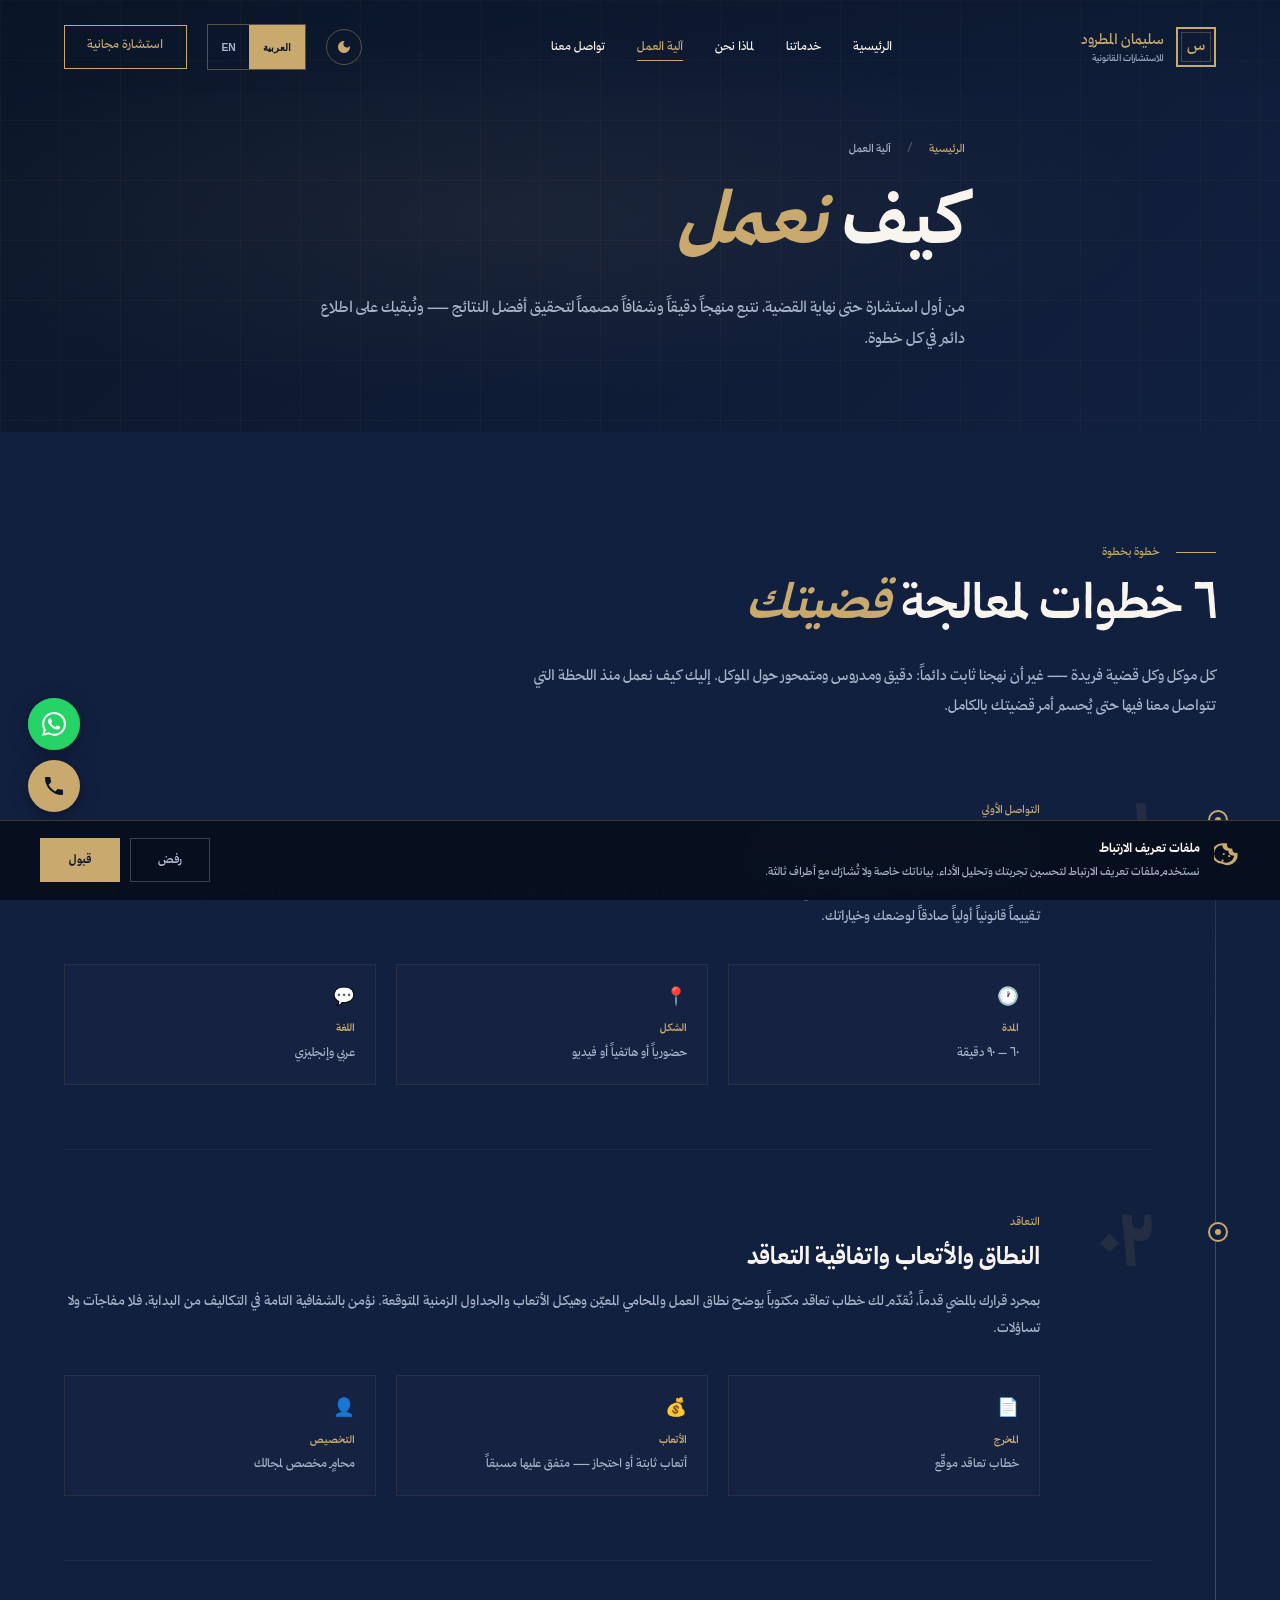
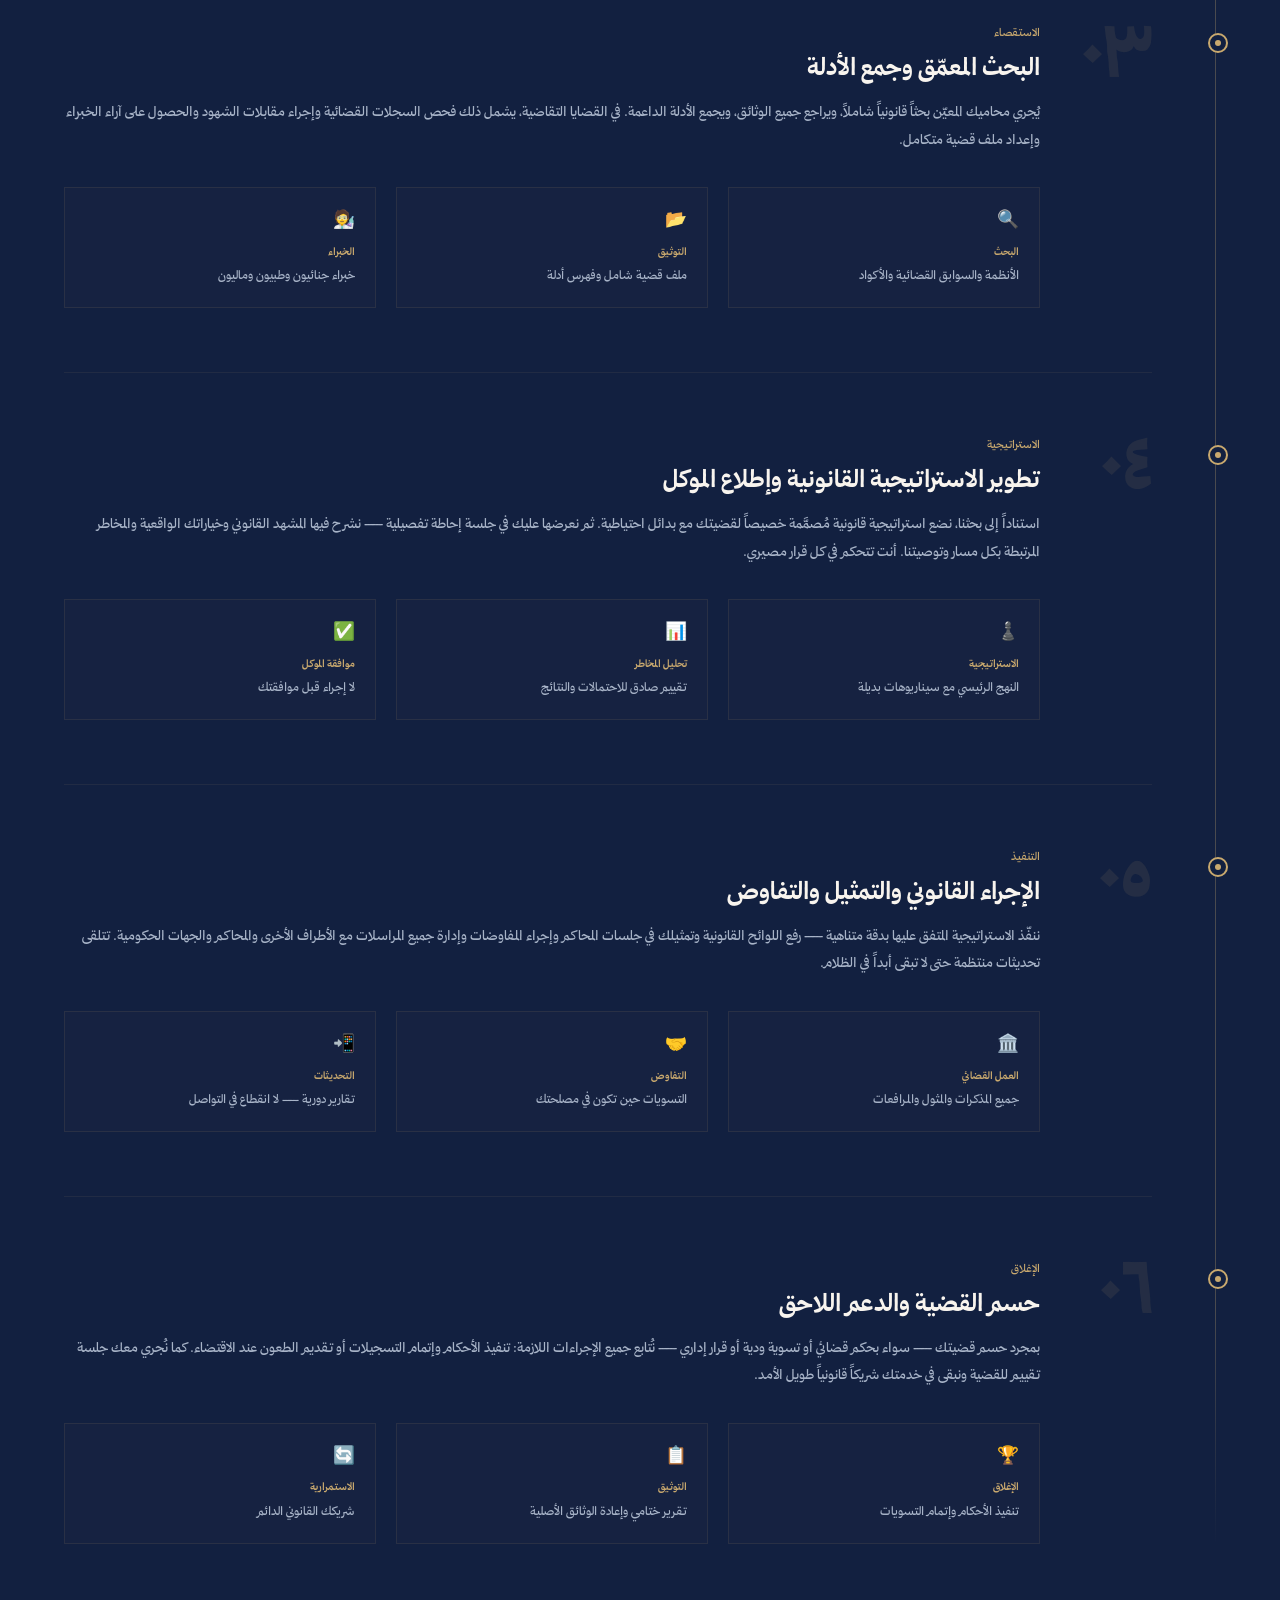
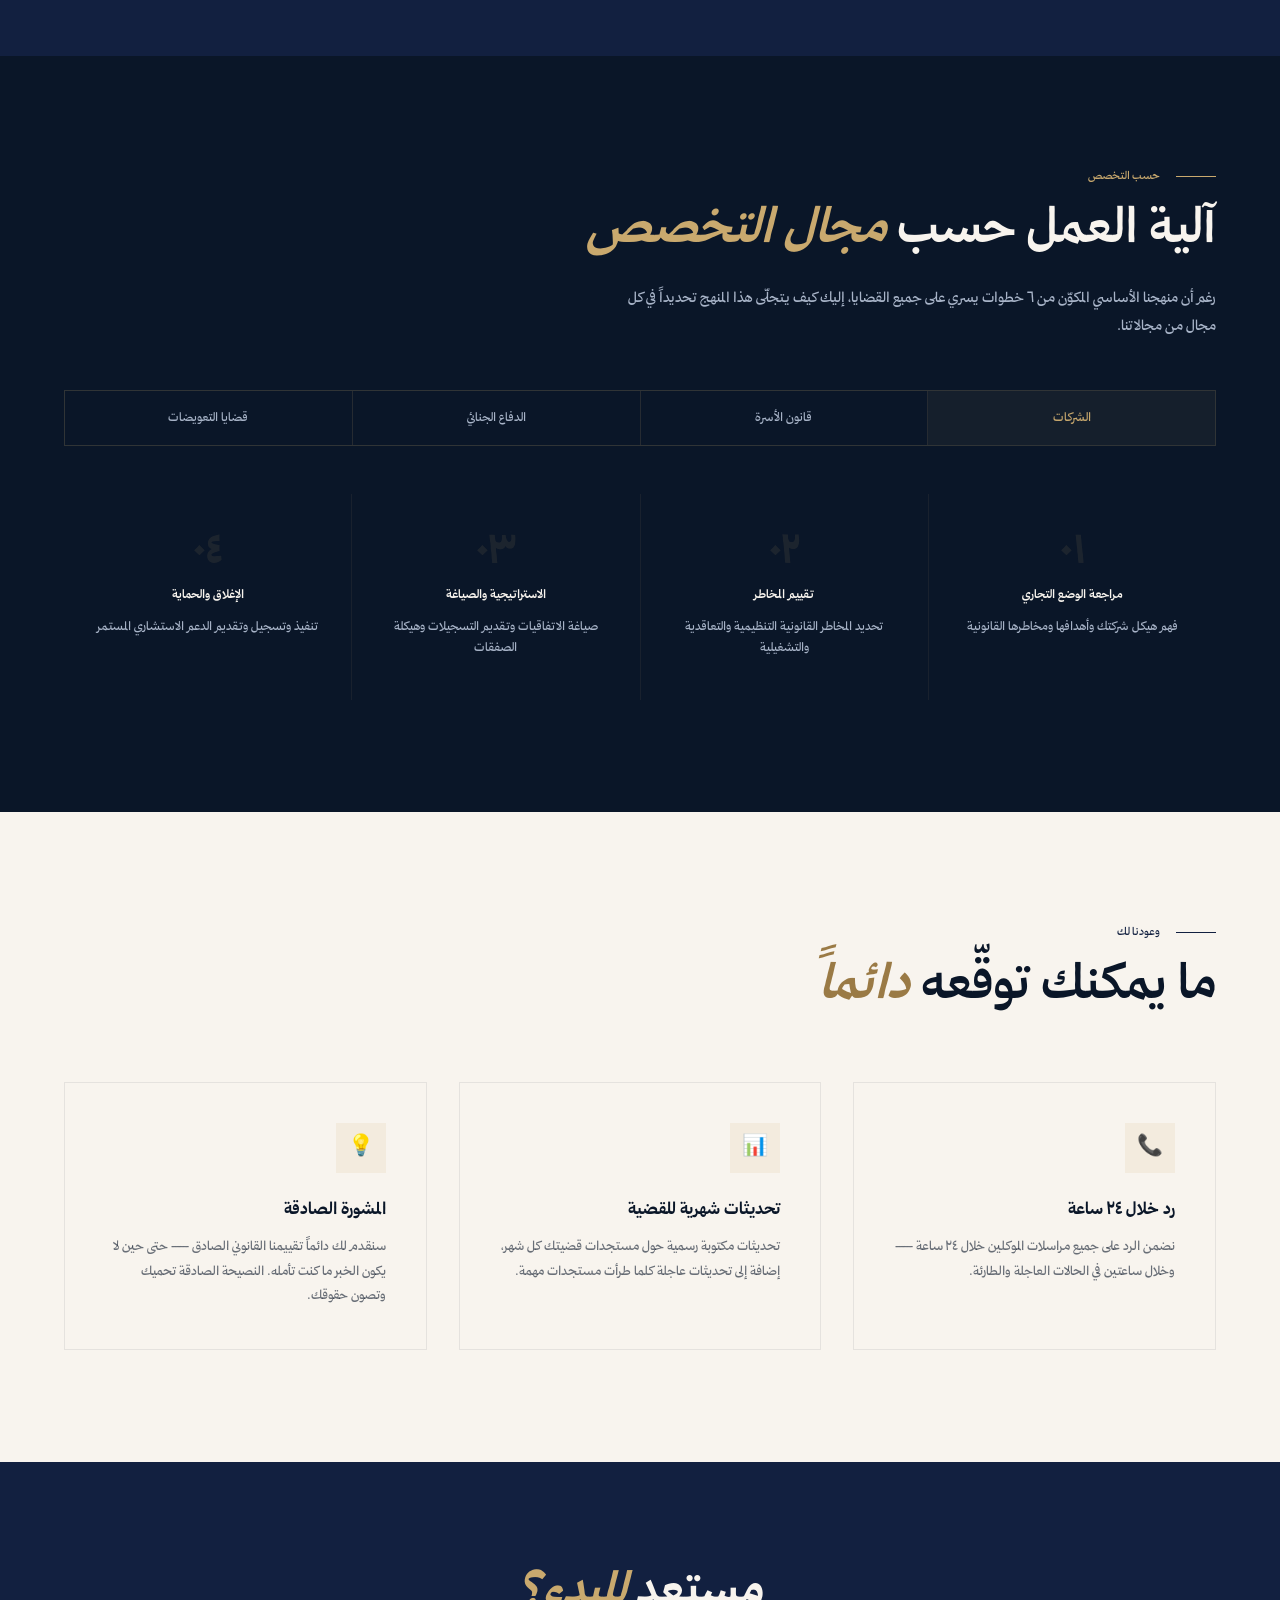
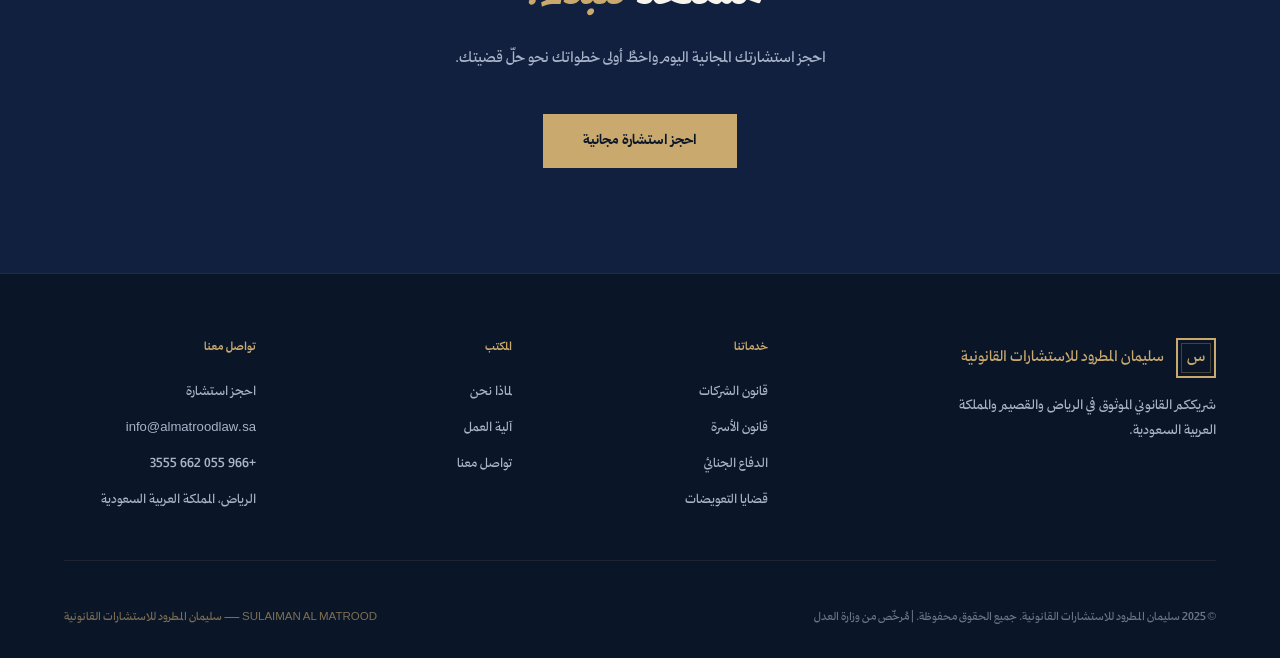
<file: process.html>
<!DOCTYPE html>
<html lang="ar" dir="rtl">
<head>
<meta charset="UTF-8"><meta name="viewport" content="width=device-width, initial-scale=1.0, viewport-fit=cover">
<title>آلية العمل | سليمان المطرود للاستشارات القانونية — الرياض والقصيم</title>

<!-- ═══ SEO META ═══ -->
<meta name="description" content="تعرّف على آلية عمل سليمان المطرود للاستشارات القانونية: من الاستشارة المجانية الأولى حتى الحل القانوني الناجح. خطوات شفافة وواضحة لخدمة عملائنا في الرياض والقصيم.">
<meta name="keywords" content="آلية عمل المحامي السعودي, خطوات التقاضي السعودية, استشارة قانونية مجانية الرياض, how Saudi law firm works, legal process Saudi Arabia, free legal consultation Riyadh, Sulaiman Al Matrood process">
<meta name="author" content="سليمان بن منصور المطرود">
<!--Microsoft Clarity tag-->
<script type="text/javascript">
    (function(c,l,a,r,i,t,y){
        c[a]=c[a]||function(){(c[a].q=c[a].q||[]).push(arguments)};
        t=l.createElement(r);t.async=1;t.src="https://www.clarity.ms/tag/"+i;
        y=l.getElementsByTagName(r)[0];y.parentNode.insertBefore(t,y);
    })(window, document, "clarity", "script", "vrbck39c0g");
</script>
<!-- Google tag (gtag.js) -->
<script async src="https://www.googletagmanager.com/gtag/js?id=G-FLZWBNYDX8"></script>
<script>
  window.dataLayer = window.dataLayer || [];
  function gtag(){dataLayer.push(arguments);}
  gtag('js', new Date());

  gtag('config', 'G-FLZWBNYDX8');
</script>
<!-- B2: Google Search Console — replace with your verification code -->
<meta name="google-site-verification" content="YOUR_SEARCH_CONSOLE_CODE">
<link rel="sitemap" type="application/xml" href="/sitemap.xml">
<meta name="robots" content="index, follow">
<link rel="canonical" href="https://www.almatroodlaw.sa/process.html">
<link rel="alternate" hreflang="ar" href="https://www.almatroodlaw.sa/process.html">
<link rel="alternate" hreflang="en" href="https://www.almatroodlaw.sa/process.html">
<link rel="alternate" hreflang="x-default" href="https://www.almatroodlaw.sa/process.html">
<meta property="og:type" content="website">
<meta property="og:url" content="https://www.almatroodlaw.sa/process.html">
<meta property="og:title" content="آلية العمل | سليمان المطرود للاستشارات القانونية">
<meta property="og:description" content="اكتشف كيف نعمل: من الاستشارة المجانية الأولى حتى تحقيق النتيجة القانونية المثلى.">
<meta property="og:site_name" content="سليمان المطرود للاستشارات القانونية">
<meta property="og:locale" content="ar_SA">
<script type="application/ld+json">
{
  "@context": "https://schema.org",
  "@type": "WebPage",
  "name": "آلية العمل",
  "url": "https://www.almatroodlaw.sa/process.html",
  "isPartOf": { "@id": "https://www.almatroodlaw.sa/#firm" },
  "breadcrumb": {
    "@type": "BreadcrumbList",
    "itemListElement": [
      { "@type": "ListItem", "position": 1, "name": "الرئيسية", "item": "https://www.almatroodlaw.sa/" },
      { "@type": "ListItem", "position": 2, "name": "آلية العمل", "item": "https://www.almatroodlaw.sa/process.html" }
    ]
  }
}
</script>

<link href="https://fonts.googleapis.com/css2?family=Playfair+Display:wght@400;600;700;900&family=Montserrat:wght@300;400;500;600&family=Tajawal:wght@300;400;500;700&family=Amiri:ital,wght@0,400;0,700;1,400&display=swap" rel="stylesheet">
<style>
:root{--gold:#C9A96E;--gold-light:#E8D5A3;--gold-dark:#9A7A45;--navy:#0A1628;--navy-mid:#122040;--navy-light:#1A2F55;--cream:#F8F4EE;--text-light:#A8B4C8;--font-body:'Tajawal',sans-serif;--font-display:'Amiri',serif;}
[lang="en"]{--font-body:'Montserrat',sans-serif;--font-display:'Playfair Display',serif;}
*{margin:0;padding:0;box-sizing:border-box;}html{scroll-behavior:smooth;}
body{font-family:var(--font-body);background:var(--navy);color:var(--cream);overflow-x:hidden;}
.lang-toggle{display:flex;align-items:center;border:1px solid rgba(201,169,110,0.4);overflow:hidden;}
.lang-btn{padding:0.4rem 0.85rem;font-size:0.65rem;font-weight:600;cursor:pointer;background:transparent;border:none;color:var(--text-light);transition:all 0.2s;}
.lang-btn.active{background:var(--gold);color:var(--navy);}.lang-btn:not(.active):hover{color:var(--gold);}
nav{position:fixed;top:0;left:0;right:0;z-index:1000;padding:1.5rem 4rem;display:flex;align-items:center;justify-content:space-between;transition:all 0.4s;}
nav.scrolled{background:rgba(10,22,40,0.97);backdrop-filter:blur(10px);padding:1rem 4rem;border-bottom:1px solid rgba(201,169,110,0.2);}
.nav-logo{font-family:var(--font-display);color:var(--gold);text-decoration:none;display:flex;align-items:center;gap:0.75rem;}
.logo-mark{width:40px;height:40px;border:2px solid var(--gold);display:flex;align-items:center;justify-content:center;font-size:1rem;position:relative;flex-shrink:0;}
.logo-mark::before{content:'';position:absolute;inset:3px;border:1px solid rgba(201,169,110,0.3);}
.nav-links{display:flex;gap:2rem;list-style:none;}
.nav-links a{color:var(--cream);text-decoration:none;font-size:0.78rem;transition:color 0.3s;position:relative;}
[lang="en"] .nav-links a{font-size:0.7rem;letter-spacing:0.1em;text-transform:uppercase;}
.nav-links a::after{content:'';position:absolute;bottom:-4px;left:0;right:0;height:1px;background:var(--gold);transform:scaleX(0);transition:transform 0.3s;}
.nav-links a:hover,.nav-links a.active{color:var(--gold);}.nav-links a:hover::after,.nav-links a.active::after{transform:scaleX(1);}
.nav-right{display:flex;align-items:center;gap:1.25rem;}
.nav-cta{background:transparent;border:1px solid var(--gold);color:var(--gold);padding:0.6rem 1.4rem;font-family:var(--font-body);font-size:0.78rem;cursor:pointer;transition:all 0.3s;text-decoration:none;white-space:nowrap;}
.nav-cta:hover{background:var(--gold);color:var(--navy);}
.page-hero{min-height:50vh;position:relative;display:flex;align-items:center;overflow:hidden;}
.page-hero-bg{position:absolute;inset:0;background:radial-gradient(ellipse at 40% 50%,rgba(201,169,110,0.07) 0%,transparent 60%),linear-gradient(135deg,var(--navy) 0%,var(--navy-mid) 100%);}
.page-hero-grid{position:absolute;inset:0;background-image:linear-gradient(rgba(201,169,110,0.04) 1px,transparent 1px),linear-gradient(90deg,rgba(201,169,110,0.04) 1px,transparent 1px);background-size:60px 60px;}
.page-hero-content{position:relative;max-width:1400px;margin:0 auto;padding:0 4rem;padding-top:8rem;padding-bottom:4rem;opacity:0;transform:translateY(20px);animation:fadeUp 0.9s ease 0.4s forwards;}
@keyframes fadeUp{to{opacity:1;transform:translateY(0);}}
.breadcrumb{display:flex;align-items:center;gap:0.75rem;margin-bottom:1.5rem;font-size:0.72rem;color:var(--text-light);}
.breadcrumb a{color:var(--gold);text-decoration:none;}
.page-title{font-family:var(--font-display);font-size:clamp(2.5rem,6vw,5rem);font-weight:700;line-height:1.15;color:var(--cream);margin-bottom:1.5rem;}
.page-title em{font-style:italic;color:var(--gold);}
.page-subtitle{max-width:650px;font-size:1rem;color:var(--text-light);line-height:1.9;font-weight:300;}
.container{max-width:1400px;margin:0 auto;padding:0 4rem;}
section{padding:7rem 0;}
.section-label{display:flex;align-items:center;gap:1rem;margin-bottom:1rem;}
.section-label-line{width:40px;height:1px;background:var(--gold);}
.section-label-text{font-size:0.72rem;color:var(--gold);}
[lang="en"] .section-label-text{font-size:0.6rem;letter-spacing:0.4em;text-transform:uppercase;}
.section-title{font-family:var(--font-display);font-size:clamp(2rem,4vw,3.2rem);font-weight:600;line-height:1.2;color:var(--cream);margin-bottom:1.5rem;}
.section-title em{font-style:italic;color:var(--gold);}
.reveal{opacity:0;transform:translateY(25px);transition:opacity 0.7s ease,transform 0.7s ease;}
.reveal.visible{opacity:1;transform:translateY(0);}
.reveal-delay-1{transition-delay:0.15s;}.reveal-delay-2{transition-delay:0.3s;}

/* TIMELINE */
#proc{background:var(--navy-mid);}
.timeline{position:relative;padding-right:4rem;}
[lang="en"] .timeline{padding-right:0;padding-left:4rem;}
.timeline::before{content:'';position:absolute;right:0;top:0;bottom:0;width:1px;background:linear-gradient(to bottom,transparent,rgba(201,169,110,0.3) 10%,rgba(201,169,110,0.3) 90%,transparent);}
[lang="en"] .timeline::before{right:auto;left:0;}
.t-step{position:relative;margin-bottom:4rem;padding-bottom:4rem;border-bottom:1px solid rgba(201,169,110,0.08);}
.t-step:last-child{border-bottom:none;margin-bottom:0;padding-bottom:0;}
.step-dot{position:absolute;right:-4.75rem;top:0.5rem;width:20px;height:20px;border:2px solid var(--gold);background:var(--navy-mid);border-radius:50%;display:flex;align-items:center;justify-content:center;}
[lang="en"] .step-dot{right:auto;left:-4.75rem;}
.step-dot::after{content:'';width:6px;height:6px;background:var(--gold);border-radius:50%;}
.step-inner{display:grid;grid-template-columns:auto 1fr;gap:2rem;}
[lang="en"] .step-inner{direction:ltr;}
.step-num{font-family:var(--font-display);font-size:4.5rem;color:rgba(201,169,110,0.1);font-weight:900;line-height:1;width:80px;flex-shrink:0;}
.step-phase{font-size:0.72rem;color:var(--gold);margin-bottom:0.5rem;}
.step-title{font-family:var(--font-display);font-size:1.6rem;color:var(--cream);margin-bottom:0.75rem;}
.step-desc{font-size:0.88rem;color:var(--text-light);line-height:1.95;font-weight:300;}
.step-meta{display:grid;grid-template-columns:repeat(3,1fr);gap:1.25rem;margin-top:2rem;}
.meta-box{padding:1.25rem;border:1px solid rgba(201,169,110,0.1);background:rgba(201,169,110,0.02);}
.meta-icon{font-size:1.1rem;margin-bottom:0.6rem;}
.meta-label{font-size:0.68rem;color:var(--gold);margin-bottom:0.4rem;font-weight:600;}
.meta-val{font-size:0.78rem;color:var(--text-light);line-height:1.6;}

/* AREA TABS */
#by-area{background:var(--navy);}
.tabs{display:flex;gap:0;border:1px solid rgba(201,169,110,0.2);margin-bottom:3rem;flex-wrap:wrap;}
.tab{flex:1;padding:1.1rem 1.5rem;text-align:center;cursor:pointer;font-size:0.78rem;color:var(--text-light);border-left:1px solid rgba(201,169,110,0.15);transition:all 0.3s;background:transparent;}
[lang="en"] .tab{font-size:0.65rem;letter-spacing:0.1em;text-transform:uppercase;}
.tab:last-child{border-left:none;}
[dir="rtl"] .tab{border-left:none;border-right:1px solid rgba(201,169,110,0.15);}
[dir="rtl"] .tab:first-child{border-right:none;}
.tab:hover,.tab.active{background:rgba(201,169,110,0.06);color:var(--gold);}
.area-content{display:none;}
.area-content.active{display:block;}
.area-steps{display:grid;grid-template-columns:repeat(4,1fr);gap:1px;background:rgba(201,169,110,0.08);}
.as{background:var(--navy);padding:2.5rem 2rem;text-align:center;}
.as-num{font-family:var(--font-display);font-size:2.5rem;color:rgba(201,169,110,0.1);font-weight:900;line-height:1;margin-bottom:0.75rem;}
.as-title{font-size:0.78rem;color:var(--cream);font-weight:600;margin-bottom:0.75rem;}
[lang="en"] .as-title{font-size:0.7rem;letter-spacing:0.1em;text-transform:uppercase;}
.as-text{font-size:0.78rem;color:var(--text-light);line-height:1.7;}

/* COMMITMENTS */
#commit{background:var(--cream);color:var(--navy);}
#commit .section-title{color:var(--navy);}
#commit .section-label-line{background:var(--navy-mid);}
#commit .section-label-text{color:var(--navy-mid);}
.commit-grid{display:grid;grid-template-columns:repeat(3,1fr);gap:2rem;margin-top:4rem;}
.commit-card{padding:2.5rem;border:1px solid rgba(10,22,40,0.08);transition:box-shadow 0.3s;}
.commit-card:hover{box-shadow:0 15px 40px rgba(10,22,40,0.08);}
.commit-icon{width:50px;height:50px;background:rgba(201,169,110,0.12);display:flex;align-items:center;justify-content:center;font-size:1.3rem;margin-bottom:1.5rem;}
.commit-title{font-family:var(--font-display);font-size:1.1rem;color:var(--navy);margin-bottom:0.75rem;}
.commit-text{font-size:0.83rem;color:rgba(10,22,40,0.6);line-height:1.85;}

.cta-band{background:var(--navy-mid);padding:6rem 0;text-align:center;}
.cta-band h2{font-family:var(--font-display);font-size:clamp(1.8rem,4vw,3rem);color:var(--cream);margin-bottom:1rem;}
.cta-band p{font-size:0.95rem;color:var(--text-light);max-width:550px;margin:0 auto 2.5rem;line-height:1.9;}
.btn-gold{background:var(--gold);color:var(--navy);padding:1rem 2.5rem;font-family:var(--font-body);font-size:0.9rem;font-weight:700;border:none;cursor:pointer;text-decoration:none;display:inline-block;transition:background 0.3s;}
[lang="en"] .btn-gold{font-size:0.7rem;letter-spacing:0.15em;text-transform:uppercase;}
.btn-gold:hover{background:var(--gold-light);}

footer{background:var(--navy);border-top:1px solid rgba(201,169,110,0.15);padding:4rem 0 2rem;}
.footer-grid{display:grid;grid-template-columns:2fr 1fr 1fr 1fr;gap:4rem;margin-bottom:3rem;padding-bottom:3rem;border-bottom:1px solid rgba(201,169,110,0.1);}
.footer-brand p{font-size:0.85rem;color:var(--text-light);line-height:1.9;margin-top:1rem;max-width:280px;}
.footer-heading{font-size:0.75rem;color:var(--gold);margin-bottom:1.5rem;font-weight:600;}
.footer-links{list-style:none;display:flex;flex-direction:column;gap:0.75rem;}
.footer-links a{color:var(--text-light);text-decoration:none;font-size:0.82rem;transition:color 0.3s;}
.footer-links a:hover{color:var(--cream);}
.footer-bottom{display:flex;justify-content:space-between;align-items:center;flex-wrap:wrap;gap:1rem;}
.footer-copy{font-size:0.72rem;color:var(--text-light);opacity:0.6;}
.footer-dual{font-size:0.72rem;color:var(--gold);opacity:0.6;}

@media(max-width:900px){
  nav{padding:1rem 1.5rem;}nav.scrolled{padding:0.8rem 1.5rem;}
  .nav-links,.nav-cta{display:none;}
  .container{padding:0 1.5rem;}
  .page-hero-content{padding:0 1.5rem;padding-top:7rem;padding-bottom:3rem;}
  .timeline{padding-right:2rem;}[lang="en"] .timeline{padding-left:2rem;}
  .step-dot{right:-2.75rem;}[lang="en"] .step-dot{left:-2.75rem;}
  .step-inner{grid-template-columns:1fr;}
  .step-meta{grid-template-columns:1fr;}
  .area-steps{grid-template-columns:1fr 1fr;}
  .commit-grid{grid-template-columns:1fr;}
  .footer-grid{grid-template-columns:1fr 1fr;}
  .tabs{flex-direction:column;}
  section{padding:5rem 0;}
}

  /* HAMBURGER BUTTON */
  .hamburger{display:none;flex-direction:column;gap:5px;cursor:pointer;padding:8px;z-index:1100;background:none;border:none;}
  .hamburger span{display:block;width:24px;height:2px;background:var(--gold);transition:all 0.3s ease;}
  .hamburger.active span:nth-child(1){transform:rotate(45deg) translate(5px,5px);}
  .hamburger.active span:nth-child(2){opacity:0;}
  .hamburger.active span:nth-child(3){transform:rotate(-45deg) translate(5px,-5px);}

  /* MOBILE MENU OVERLAY */
  .mobile-menu{position:fixed;inset:0;background:rgba(10,22,40,0.98);backdrop-filter:blur(20px);z-index:1050;display:flex;flex-direction:column;align-items:center;justify-content:center;gap:0;opacity:0;visibility:hidden;transition:all 0.4s ease;}
  .mobile-menu.open{opacity:1;visibility:visible;}
  .mobile-menu a{color:var(--cream);text-decoration:none;font-family:var(--font-display);font-size:1.5rem;padding:0.8rem 0;transition:color 0.3s;opacity:0;transform:translateY(15px);display:block;}
  .mobile-menu.open a{opacity:1;transform:translateY(0);}
  .mobile-menu a:nth-child(1){transition-delay:0.1s;}
  .mobile-menu a:nth-child(2){transition-delay:0.15s;}
  .mobile-menu a:nth-child(3){transition-delay:0.2s;}
  .mobile-menu a:nth-child(4){transition-delay:0.25s;}
  .mobile-menu a:nth-child(5){transition-delay:0.3s;}
  .mobile-menu a:nth-child(6){transition-delay:0.35s;}
  .mobile-menu a:nth-child(7){transition-delay:0.4s;}
  .mobile-menu a:hover{color:var(--gold);}
  .mobile-menu .mobile-cta{margin-top:1.5rem;background:var(--gold);color:var(--navy);padding:0.9rem 2.5rem;font-family:var(--font-body);font-size:0.85rem;font-weight:600;text-decoration:none;display:inline-block;}
  .mobile-menu .mobile-lang{display:flex;gap:0;border:1px solid rgba(201,169,110,0.4);margin-top:1.5rem;overflow:hidden;}
  .mobile-menu .mobile-lang .lang-btn{padding:0.5rem 1.2rem;font-size:0.75rem;font-weight:600;cursor:pointer;background:transparent;border:none;color:var(--text-light);font-family:var(--font-body);transition:all 0.2s;}
  .mobile-menu .mobile-lang .lang-btn.active{background:var(--gold);color:var(--navy);}

  @media(max-width:900px){
    .hamburger{display:flex;}
    body.menu-open{overflow:hidden;}
  }

  @media(max-width:480px){
    .hero-stats{flex-direction:column;gap:1.5rem;}
    .stat-number{font-size:2rem;}
    .hero-title{font-size:clamp(2rem,8vw,3rem);}
    .section-title{font-size:clamp(1.6rem,5vw,2.5rem);}
    .hero-body{font-size:0.9rem;}
    .hero-actions{flex-direction:column;align-items:stretch;}
    .btn-primary{text-align:center;}
    .team-grid,.testimonials-grid,.support-grid,.why-grid,.footer-grid{grid-template-columns:1fr !important;}
    .footer-bottom{flex-direction:column;gap:0.8rem;text-align:center;}
    .stats-inner{grid-template-columns:1fr !important;}
    .area-steps{grid-template-columns:1fr !important;}
    nav{padding:1rem 1rem !important;} nav.scrolled{padding:0.8rem 1rem !important;}
    .container{padding:0 1rem !important;}
    .hero-content{padding:0 1rem !important;padding-top:6rem !important;}
    .page-hero-content{padding:0 1rem !important;padding-top:6rem !important;padding-bottom:2rem !important;}
    .mobile-menu a{font-size:1.2rem;padding:0.6rem 0;}
    .scroll-indicator{display:none;}
  }

</style>
<link rel="stylesheet" href="global-enhancements.css">
</head>
<body>

<nav id="navbar">
  <a href="index.html" class="nav-logo">
    <div class="logo-mark" data-ar="س" data-en="S">س</div>
    <div>
      <div style="font-family:var(--font-display);font-size:0.95rem;color:var(--gold);" data-ar="سليمان المطرود" data-en="SULAIMAN AL MATROOD">سليمان المطرود</div>
      <div style="font-size:0.6rem;color:var(--text-light);" data-ar="للاستشارات القانونية" data-en="LEGAL CONSULTATIONS">للاستشارات القانونية</div>
    </div>
  </a>
  <ul class="nav-links">
    <li><a href="index.html" data-ar="الرئيسية" data-en="Home">الرئيسية</a></li>
    <li><a href="services.html" data-ar="خدماتنا" data-en="Services">خدماتنا</a></li>
    <li><a href="why-us.html" data-ar="لماذا نحن" data-en="Why Us">لماذا نحن</a></li>
    <li><a href="process.html" class="active" data-ar="آلية العمل" data-en="Our Process">آلية العمل</a></li>
    <li><a href="contact.html" data-ar="تواصل معنا" data-en="Contact">تواصل معنا</a></li>
  </ul>
  <div class="nav-right">
    <div class="lang-toggle">
      <button class="lang-btn active" onclick="setLang('ar')">العربية</button>
      <button class="lang-btn" onclick="setLang('en')">EN</button>
    </div>
    <a href="contact.html" class="nav-cta" data-ar="استشارة مجانية" data-en="Free Consultation">استشارة مجانية</a>
  </div>

  <button class="hamburger" aria-label="Menu" onclick="toggleMobileMenu()">
    <span></span><span></span><span></span>
  </button>
</nav>
<div class="mobile-menu" id="mobileMenu">
  <a href="index.html" data-ar="الرئيسية" data-en="Home">الرئيسية</a>
  <a href="services.html" data-ar="خدماتنا" data-en="Services">خدماتنا</a>
  <a href="why-us.html" data-ar="لماذا نحن" data-en="Why Us">لماذا نحن</a>
  <a href="process.html" data-ar="آلية العمل" data-en="Our Process">آلية العمل</a>
  <a href="contact.html" data-ar="تواصل معنا" data-en="Contact">تواصل معنا</a>
  <a href="contact.html" class="mobile-cta" data-ar="استشارة مجانية" data-en="Free Consultation">استشارة مجانية</a>
  <div class="mobile-lang">
    <button class="lang-btn active" onclick="setLang('ar')">العربية</button>
    <button class="lang-btn" onclick="setLang('en')">EN</button>
  </div>
</div>


<div class="page-hero">
  <div class="page-hero-bg"></div>
  <div class="page-hero-grid"></div>
  <div class="page-hero-content">
    <div class="breadcrumb">
      <a href="index.html" data-ar="الرئيسية" data-en="Home">الرئيسية</a>
      <span style="opacity:0.4;margin:0 0.25rem;">/</span>
      <span data-ar="آلية العمل" data-en="Our Process">آلية العمل</span>
    </div>
    <h1 class="page-title" data-ar="كيف <em>نعمل</em>" data-en="How We <em>Work</em>">كيف <em>نعمل</em></h1>
    <p class="page-subtitle" data-ar="من أول استشارة حتى نهاية القضية، نتبع منهجاً دقيقاً وشفافاً مصمماً لتحقيق أفضل النتائج — ونُبقيك على اطلاع دائم في كل خطوة." data-en="From your first consultation to the resolution of your case, we follow a rigorous, transparent process designed to deliver the best possible outcome — keeping you informed every step of the way.">من أول استشارة حتى نهاية القضية، نتبع منهجاً دقيقاً وشفافاً مصمماً لتحقيق أفضل النتائج — ونُبقيك على اطلاع دائم في كل خطوة.</p>
  </div>
</div>

<!-- TIMELINE -->
<section id="proc">
  <div class="container">
    <div class="section-label reveal"><div class="section-label-line"></div><span class="section-label-text" data-ar="خطوة بخطوة" data-en="Step by Step">خطوة بخطوة</span></div>
    <h2 class="section-title reveal" data-ar="٦ خطوات لمعالجة <em>قضيتك</em>" data-en="Our <em>6-Step</em> Legal Process">٦ خطوات لمعالجة <em>قضيتك</em></h2>
    <p class="reveal" style="max-width:700px;font-size:0.95rem;color:var(--text-light);line-height:1.95;font-weight:300;margin-bottom:5rem;" data-ar="كل موكل وكل قضية فريدة — غير أن نهجنا ثابت دائماً: دقيق ومدروس ومتمحور حول الموكل. إليك كيف نعمل منذ اللحظة التي تتواصل معنا فيها حتى يُحسم أمر قضيتك بالكامل." data-en="Every client and every case is unique — but our approach is consistent: careful, strategic, and always client-focused. Here is exactly how we work from the moment you reach out to us until your matter is fully resolved.">كل موكل وكل قضية فريدة — غير أن نهجنا ثابت دائماً: دقيق ومدروس ومتمحور حول الموكل. إليك كيف نعمل منذ اللحظة التي تتواصل معنا فيها حتى يُحسم أمر قضيتك بالكامل.</p>

    <div class="timeline">

      <div class="t-step reveal">
        <div class="step-dot"></div>
        <div class="step-inner">
          <div class="step-num" data-ar="٠١" data-en="01">٠١</div>
          <div>
            <div class="step-phase" data-ar="التواصل الأولي" data-en="Initial Contact">التواصل الأولي</div>
            <h3 class="step-title" data-ar="استشارة مجانية وتقييم القضية" data-en="Free Consultation & Case Assessment">استشارة مجانية وتقييم القضية</h3>
            <p class="step-desc" data-ar="تبدأ رحلتك معنا باستشارة مجانية لا تُلزمك بشيء — سواء حضرتَ شخصياً لمكتبنا في الرياض، أو عبر الهاتف، أو مكالمة فيديو. يستمع إليك أحد كبار محامينا باهتمام، ويطرح الأسئلة اللازمة، ويمنحك تقييماً قانونياً أولياً صادقاً لوضعك وخياراتك." data-en="Your journey with us begins with a free, no-obligation consultation — available in person at our Riyadh office, by phone, or via video call. One of our senior attorneys will listen carefully to your situation, ask clarifying questions, and give you an honest, initial assessment of your legal position and options.">تبدأ رحلتك معنا باستشارة مجانية لا تُلزمك بشيء — سواء حضرتَ شخصياً لمكتبنا في الرياض، أو عبر الهاتف، أو مكالمة فيديو. يستمع إليك أحد كبار محامينا باهتمام، ويطرح الأسئلة اللازمة، ويمنحك تقييماً قانونياً أولياً صادقاً لوضعك وخياراتك.</p>
            <div class="step-meta">
              <div class="meta-box"><div class="meta-icon">🕐</div><div class="meta-label" data-ar="المدة" data-en="Duration">المدة</div><div class="meta-val" data-ar="٦٠ – ٩٠ دقيقة" data-en="60–90 minutes">٦٠ – ٩٠ دقيقة</div></div>
              <div class="meta-box"><div class="meta-icon">📍</div><div class="meta-label" data-ar="الشكل" data-en="Format">الشكل</div><div class="meta-val" data-ar="حضورياً أو هاتفياً أو فيديو" data-en="In-person, phone, or video">حضورياً أو هاتفياً أو فيديو</div></div>
              <div class="meta-box"><div class="meta-icon">💬</div><div class="meta-label" data-ar="اللغة" data-en="Language">اللغة</div><div class="meta-val" data-ar="عربي وإنجليزي" data-en="Arabic and English">عربي وإنجليزي</div></div>
            </div>
          </div>
        </div>
      </div>

      <div class="t-step reveal">
        <div class="step-dot"></div>
        <div class="step-inner">
          <div class="step-num" data-ar="٠٢" data-en="02">٠٢</div>
          <div>
            <div class="step-phase" data-ar="التعاقد" data-en="Engagement">التعاقد</div>
            <h3 class="step-title" data-ar="النطاق والأتعاب واتفاقية التعاقد" data-en="Scope, Fees & Engagement Agreement">النطاق والأتعاب واتفاقية التعاقد</h3>
            <p class="step-desc" data-ar="بمجرد قرارك بالمضي قدماً، نُقدّم لك خطاب تعاقد مكتوباً يوضح نطاق العمل والمحامي المعيّن وهيكل الأتعاب والجداول الزمنية المتوقعة. نؤمن بالشفافية التامة في التكاليف من البداية، فلا مفاجآت ولا تساؤلات." data-en="Once you decide to proceed, we provide a clear, written engagement letter outlining the scope of our work, the assigned attorney, the fee structure, and expected timelines. We believe complete transparency about costs eliminates surprises and builds trust from the beginning.">بمجرد قرارك بالمضي قدماً، نُقدّم لك خطاب تعاقد مكتوباً يوضح نطاق العمل والمحامي المعيّن وهيكل الأتعاب والجداول الزمنية المتوقعة. نؤمن بالشفافية التامة في التكاليف من البداية، فلا مفاجآت ولا تساؤلات.</p>
            <div class="step-meta">
              <div class="meta-box"><div class="meta-icon">📄</div><div class="meta-label" data-ar="المخرج" data-en="Deliverable">المخرج</div><div class="meta-val" data-ar="خطاب تعاقد موقّع" data-en="Signed engagement letter">خطاب تعاقد موقّع</div></div>
              <div class="meta-box"><div class="meta-icon">💰</div><div class="meta-label" data-ar="الأتعاب" data-en="Fees">الأتعاب</div><div class="meta-val" data-ar="أتعاب ثابتة أو احتجاز — متفق عليها مسبقاً" data-en="Fixed fees or retainer — agreed upfront">أتعاب ثابتة أو احتجاز — متفق عليها مسبقاً</div></div>
              <div class="meta-box"><div class="meta-icon">👤</div><div class="meta-label" data-ar="التخصيص" data-en="Assignment">التخصيص</div><div class="meta-val" data-ar="محامٍ مخصص لمجالك" data-en="Dedicated attorney assigned">محامٍ مخصص لمجالك</div></div>
            </div>
          </div>
        </div>
      </div>

      <div class="t-step reveal">
        <div class="step-dot"></div>
        <div class="step-inner">
          <div class="step-num" data-ar="٠٣" data-en="03">٠٣</div>
          <div>
            <div class="step-phase" data-ar="الاستقصاء" data-en="Investigation">الاستقصاء</div>
            <h3 class="step-title" data-ar="البحث المعمّق وجمع الأدلة" data-en="Deep-Dive Research & Evidence Gathering">البحث المعمّق وجمع الأدلة</h3>
            <p class="step-desc" data-ar="يُجري محاميك المعيّن بحثاً قانونياً شاملاً، ويراجع جميع الوثائق، ويجمع الأدلة الداعمة. في القضايا التقاضية، يشمل ذلك فحص السجلات القضائية وإجراء مقابلات الشهود والحصول على آراء الخبراء وإعداد ملف قضية متكامل." data-en="Your assigned attorney conducts thorough legal research, reviews all documentation, and gathers supporting evidence. For litigation cases, this includes examining court records, interviewing witnesses, obtaining expert opinions, and preparing a comprehensive case file.">يُجري محاميك المعيّن بحثاً قانونياً شاملاً، ويراجع جميع الوثائق، ويجمع الأدلة الداعمة. في القضايا التقاضية، يشمل ذلك فحص السجلات القضائية وإجراء مقابلات الشهود والحصول على آراء الخبراء وإعداد ملف قضية متكامل.</p>
            <div class="step-meta">
              <div class="meta-box"><div class="meta-icon">🔍</div><div class="meta-label" data-ar="البحث" data-en="Research">البحث</div><div class="meta-val" data-ar="الأنظمة والسوابق القضائية والأكواد" data-en="Statutes, precedents, regulatory codes">الأنظمة والسوابق القضائية والأكواد</div></div>
              <div class="meta-box"><div class="meta-icon">📂</div><div class="meta-label" data-ar="التوثيق" data-en="Documentation">التوثيق</div><div class="meta-val" data-ar="ملف قضية شامل وفهرس أدلة" data-en="Comprehensive case file and evidence catalogue">ملف قضية شامل وفهرس أدلة</div></div>
              <div class="meta-box"><div class="meta-icon">🧑‍🔬</div><div class="meta-label" data-ar="الخبراء" data-en="Experts">الخبراء</div><div class="meta-val" data-ar="خبراء جنائيون وطبيون وماليون" data-en="Forensic, medical & financial experts">خبراء جنائيون وطبيون وماليون</div></div>
            </div>
          </div>
        </div>
      </div>

      <div class="t-step reveal">
        <div class="step-dot"></div>
        <div class="step-inner">
          <div class="step-num" data-ar="٠٤" data-en="04">٠٤</div>
          <div>
            <div class="step-phase" data-ar="الاستراتيجية" data-en="Strategy">الاستراتيجية</div>
            <h3 class="step-title" data-ar="تطوير الاستراتيجية القانونية وإطلاع الموكل" data-en="Legal Strategy Development & Client Briefing">تطوير الاستراتيجية القانونية وإطلاع الموكل</h3>
            <p class="step-desc" data-ar="استناداً إلى بحثنا، نضع استراتيجية قانونية مُصمَّمة خصيصاً لقضيتك مع بدائل احتياطية. ثم نعرضها عليك في جلسة إحاطة تفصيلية — نشرح فيها المشهد القانوني وخياراتك الواقعية والمخاطر المرتبطة بكل مسار وتوصيتنا. أنت تتحكم في كل قرار مصيري." data-en="Based on our research, we develop a tailored legal strategy with a clear primary approach and contingency plans. We then present this strategy to you in a detailed briefing — explaining the legal landscape, your realistic options, the risks involved, and our recommendation. You remain in control of every major decision.">استناداً إلى بحثنا، نضع استراتيجية قانونية مُصمَّمة خصيصاً لقضيتك مع بدائل احتياطية. ثم نعرضها عليك في جلسة إحاطة تفصيلية — نشرح فيها المشهد القانوني وخياراتك الواقعية والمخاطر المرتبطة بكل مسار وتوصيتنا. أنت تتحكم في كل قرار مصيري.</p>
            <div class="step-meta">
              <div class="meta-box"><div class="meta-icon">♟️</div><div class="meta-label" data-ar="الاستراتيجية" data-en="Strategy">الاستراتيجية</div><div class="meta-val" data-ar="النهج الرئيسي مع سيناريوهات بديلة" data-en="Primary approach plus alternative scenarios">النهج الرئيسي مع سيناريوهات بديلة</div></div>
              <div class="meta-box"><div class="meta-icon">📊</div><div class="meta-label" data-ar="تحليل المخاطر" data-en="Risk Analysis">تحليل المخاطر</div><div class="meta-val" data-ar="تقييم صادق للاحتمالات والنتائج" data-en="Honest assessment of likelihood and outcomes">تقييم صادق للاحتمالات والنتائج</div></div>
              <div class="meta-box"><div class="meta-icon">✅</div><div class="meta-label" data-ar="موافقة الموكل" data-en="Client Approval">موافقة الموكل</div><div class="meta-val" data-ar="لا إجراء قبل موافقتك" data-en="Your consent before any action">لا إجراء قبل موافقتك</div></div>
            </div>
          </div>
        </div>
      </div>

      <div class="t-step reveal">
        <div class="step-dot"></div>
        <div class="step-inner">
          <div class="step-num" data-ar="٠٥" data-en="05">٠٥</div>
          <div>
            <div class="step-phase" data-ar="التنفيذ" data-en="Execution">التنفيذ</div>
            <h3 class="step-title" data-ar="الإجراء القانوني والتمثيل والتفاوض" data-en="Legal Action, Representation & Negotiation">الإجراء القانوني والتمثيل والتفاوض</h3>
            <p class="step-desc" data-ar="ننفّذ الاستراتيجية المتفق عليها بدقة متناهية — رفع اللوائح القانونية وتمثيلك في جلسات المحاكم وإجراء المفاوضات وإدارة جميع المراسلات مع الأطراف الأخرى والمحاكم والجهات الحكومية. تتلقى تحديثات منتظمة حتى لا تبقى أبداً في الظلام." data-en="We execute the agreed strategy with precision — filing legal documents, representing you in court hearings, conducting negotiations, and managing all communications with opposing parties, courts, and government authorities. You receive regular progress updates so you are never left wondering what is happening with your case.">ننفّذ الاستراتيجية المتفق عليها بدقة متناهية — رفع اللوائح القانونية وتمثيلك في جلسات المحاكم وإجراء المفاوضات وإدارة جميع المراسلات مع الأطراف الأخرى والمحاكم والجهات الحكومية. تتلقى تحديثات منتظمة حتى لا تبقى أبداً في الظلام.</p>
            <div class="step-meta">
              <div class="meta-box"><div class="meta-icon">🏛️</div><div class="meta-label" data-ar="العمل القضائي" data-en="Court Work">العمل القضائي</div><div class="meta-val" data-ar="جميع المذكرات والمثول والمرافعات" data-en="All filings, appearances, oral arguments">جميع المذكرات والمثول والمرافعات</div></div>
              <div class="meta-box"><div class="meta-icon">🤝</div><div class="meta-label" data-ar="التفاوض" data-en="Negotiation">التفاوض</div><div class="meta-val" data-ar="التسويات حين تكون في مصلحتك" data-en="Settlements when in your best interest">التسويات حين تكون في مصلحتك</div></div>
              <div class="meta-box"><div class="meta-icon">📲</div><div class="meta-label" data-ar="التحديثات" data-en="Updates">التحديثات</div><div class="meta-val" data-ar="تقارير دورية — لا انقطاع في التواصل" data-en="Regular progress reports — no radio silence">تقارير دورية — لا انقطاع في التواصل</div></div>
            </div>
          </div>
        </div>
      </div>

      <div class="t-step reveal">
        <div class="step-dot"></div>
        <div class="step-inner">
          <div class="step-num" data-ar="٠٦" data-en="06">٠٦</div>
          <div>
            <div class="step-phase" data-ar="الإغلاق" data-en="Resolution">الإغلاق</div>
            <h3 class="step-title" data-ar="حسم القضية والدعم اللاحق" data-en="Case Resolution & Post-Matter Support">حسم القضية والدعم اللاحق</h3>
            <p class="step-desc" data-ar="بمجرد حسم قضيتك — سواء بحكم قضائي أو تسوية ودية أو قرار إداري — نُتابع جميع الإجراءات اللازمة: تنفيذ الأحكام وإتمام التسجيلات أو تقديم الطعون عند الاقتضاء. كما نُجري معك جلسة تقييم للقضية ونبقى في خدمتك شريكاً قانونياً طويل الأمد." data-en="Once your case is resolved — whether through judgment, settlement, or administrative decision — we handle all follow-up actions: enforcing judgments, completing registrations, or filing appeals if required. We also conduct a case debrief with you and remain available as your long-term legal partner.">بمجرد حسم قضيتك — سواء بحكم قضائي أو تسوية ودية أو قرار إداري — نُتابع جميع الإجراءات اللازمة: تنفيذ الأحكام وإتمام التسجيلات أو تقديم الطعون عند الاقتضاء. كما نُجري معك جلسة تقييم للقضية ونبقى في خدمتك شريكاً قانونياً طويل الأمد.</p>
            <div class="step-meta">
              <div class="meta-box"><div class="meta-icon">🏆</div><div class="meta-label" data-ar="الإغلاق" data-en="Resolution">الإغلاق</div><div class="meta-val" data-ar="تنفيذ الأحكام وإتمام التسويات" data-en="Enforcement and settlement finalization">تنفيذ الأحكام وإتمام التسويات</div></div>
              <div class="meta-box"><div class="meta-icon">📋</div><div class="meta-label" data-ar="التوثيق" data-en="Documentation">التوثيق</div><div class="meta-val" data-ar="تقرير ختامي وإعادة الوثائق الأصلية" data-en="Final report and original documents returned">تقرير ختامي وإعادة الوثائق الأصلية</div></div>
              <div class="meta-box"><div class="meta-icon">🔄</div><div class="meta-label" data-ar="الاستمرارية" data-en="Ongoing">الاستمرارية</div><div class="meta-val" data-ar="شريكك القانوني الدائم" data-en="Available as your long-term partner">شريكك القانوني الدائم</div></div>
            </div>
          </div>
        </div>
      </div>

    </div>
  </div>
</section>

<!-- BY PRACTICE AREA -->
<section id="by-area">
  <div class="container">
    <div class="section-label reveal"><div class="section-label-line"></div><span class="section-label-text" data-ar="حسب التخصص" data-en="Practice Specific">حسب التخصص</span></div>
    <h2 class="section-title reveal" data-ar="آلية العمل حسب <em>مجال التخصص</em>" data-en="Process by <em>Practice Area</em>">آلية العمل حسب <em>مجال التخصص</em></h2>
    <p class="reveal" style="max-width:600px;font-size:0.92rem;color:var(--text-light);line-height:1.9;font-weight:300;margin-bottom:3rem;" data-ar="رغم أن منهجنا الأساسي المكوّن من ٦ خطوات يسري على جميع القضايا، إليك كيف يتجلّى هذا المنهج تحديداً في كل مجال من مجالاتنا." data-en="While our core 6-step process applies to all matters, here's how it unfolds specifically in each of our practice areas.">رغم أن منهجنا الأساسي المكوّن من ٦ خطوات يسري على جميع القضايا، إليك كيف يتجلّى هذا المنهج تحديداً في كل مجال من مجالاتنا.</p>

    <div class="tabs reveal">
      <div class="tab active" onclick="showArea('corporate')" data-ar="الشركات" data-en="Corporate">الشركات</div>
      <div class="tab" onclick="showArea('family')" data-ar="قانون الأسرة" data-en="Family Law">قانون الأسرة</div>
      <div class="tab" onclick="showArea('criminal')" data-ar="الدفاع الجنائي" data-en="Criminal Defense">الدفاع الجنائي</div>
      <div class="tab" onclick="showArea('injury')" data-ar="قضايا التعويضات" data-en="Personal Injury">قضايا التعويضات</div>
    </div>

    <div id="corporate" class="area-content active">
      <div class="area-steps">
        <div class="as"><div class="as-num" data-ar="٠١" data-en="01">٠١</div><div class="as-title" data-ar="مراجعة الوضع التجاري" data-en="Business Review">مراجعة الوضع التجاري</div><div class="as-text" data-ar="فهم هيكل شركتك وأهدافها ومخاطرها القانونية" data-en="Understand corporate structure, objectives, and legal exposure">فهم هيكل شركتك وأهدافها ومخاطرها القانونية</div></div>
        <div class="as"><div class="as-num" data-ar="٠٢" data-en="02">٠٢</div><div class="as-title" data-ar="تقييم المخاطر" data-en="Risk Assessment">تقييم المخاطر</div><div class="as-text" data-ar="تحديد المخاطر القانونية التنظيمية والتعاقدية والتشغيلية" data-en="Identify regulatory, contractual, and operational legal risks">تحديد المخاطر القانونية التنظيمية والتعاقدية والتشغيلية</div></div>
        <div class="as"><div class="as-num" data-ar="٠٣" data-en="03">٠٣</div><div class="as-title" data-ar="الاستراتيجية والصياغة" data-en="Strategy & Drafting">الاستراتيجية والصياغة</div><div class="as-text" data-ar="صياغة الاتفاقيات وتقديم التسجيلات وهيكلة الصفقات" data-en="Draft agreements, file registrations, structure transactions">صياغة الاتفاقيات وتقديم التسجيلات وهيكلة الصفقات</div></div>
        <div class="as"><div class="as-num" data-ar="٠٤" data-en="04">٠٤</div><div class="as-title" data-ar="الإغلاق والحماية" data-en="Close & Protect">الإغلاق والحماية</div><div class="as-text" data-ar="تنفيذ وتسجيل وتقديم الدعم الاستشاري المستمر" data-en="Execute, register, and provide ongoing advisory support">تنفيذ وتسجيل وتقديم الدعم الاستشاري المستمر</div></div>
      </div>
    </div>
    <div id="family" class="area-content">
      <div class="area-steps">
        <div class="as"><div class="as-num" data-ar="٠١" data-en="01">٠١</div><div class="as-title" data-ar="لقاء سري" data-en="Confidential Meeting">لقاء سري</div><div class="as-text" data-ar="نقاش خاص حول وضعك الأسري والنتائج المرجوة" data-en="Private discussion of your family situation and desired outcomes">نقاش خاص حول وضعك الأسري والنتائج المرجوة</div></div>
        <div class="as"><div class="as-num" data-ar="٠٢" data-en="02">٠٢</div><div class="as-title" data-ar="الوضع القانوني" data-en="Legal Position">الوضع القانوني</div><div class="as-text" data-ar="تقييم الحقوق وفق نظام الأحوال الشخصية والشريعة الإسلامية" data-en="Assess rights under Saudi Personal Status Law and Islamic law">تقييم الحقوق وفق نظام الأحوال الشخصية والشريعة الإسلامية</div></div>
        <div class="as"><div class="as-num" data-ar="٠٣" data-en="03">٠٣</div><div class="as-title" data-ar="الوساطة / الرفع" data-en="Mediation / Filing">الوساطة / الرفع</div><div class="as-text" data-ar="محاولة التسوية أولاً؛ وإن تعذّر، رفع دعوى قضائية" data-en="Attempt settlement first; if unresolved, file court proceedings">محاولة التسوية أولاً؛ وإن تعذّر، رفع دعوى قضائية</div></div>
        <div class="as"><div class="as-num" data-ar="٠٤" data-en="04">٠٤</div><div class="as-title" data-ar="المحكمة والحسم" data-en="Court & Resolution">المحكمة والحسم</div><div class="as-text" data-ar="تمثيل أمام محكمة الأسرة وتنفيذ الحكم ومتابعة الإجراءات" data-en="Represent before family court; enforce judgment and follow up">تمثيل أمام محكمة الأسرة وتنفيذ الحكم ومتابعة الإجراءات</div></div>
      </div>
    </div>
    <div id="criminal" class="area-content">
      <div class="area-steps">
        <div class="as"><div class="as-num" data-ar="٠١" data-en="01">٠١</div><div class="as-title" data-ar="استجابة طارئة" data-en="Emergency Response">استجابة طارئة</div><div class="as-text" data-ar="توجيه فوري حول حقوقك والحضور في مركز الشرطة عند الاعتقال" data-en="Immediate advice on rights; attend police station if arrested">توجيه فوري حول حقوقك والحضور في مركز الشرطة عند الاعتقال</div></div>
        <div class="as"><div class="as-num" data-ar="٠٢" data-en="02">٠٢</div><div class="as-title" data-ar="تحليل القضية" data-en="Case Analysis">تحليل القضية</div><div class="as-text" data-ar="مراجعة أدلة الادعاء وتحديد نقاط الضعف وخطوط الدفاع" data-en="Review prosecution evidence, identify weaknesses and defenses">مراجعة أدلة الادعاء وتحديد نقاط الضعف وخطوط الدفاع</div></div>
        <div class="as"><div class="as-num" data-ar="٠٣" data-en="03">٠٣</div><div class="as-title" data-ar="استراتيجية الدفاع" data-en="Defense Strategy">استراتيجية الدفاع</div><div class="as-text" data-ar="بناء دفاع شامل وتفنيد الأدلة وإعداد الشهود" data-en="Build comprehensive defense; challenge evidence; brief witnesses">بناء دفاع شامل وتفنيد الأدلة وإعداد الشهود</div></div>
        <div class="as"><div class="as-num" data-ar="٠٤" data-en="04">٠٤</div><div class="as-title" data-ar="المحاكمة والطعن" data-en="Trial & Appeal">المحاكمة والطعن</div><div class="as-text" data-ar="تمثيل كامل في المحكمة والطعن في الحكم إن كان ظالماً" data-en="Full courtroom representation; appeal if verdict is unjust">تمثيل كامل في المحكمة والطعن في الحكم إن كان ظالماً</div></div>
      </div>
    </div>
    <div id="injury" class="area-content">
      <div class="area-steps">
        <div class="as"><div class="as-num" data-ar="٠١" data-en="01">٠١</div><div class="as-title" data-ar="مراجعة الحادثة" data-en="Incident Review">مراجعة الحادثة</div><div class="as-text" data-ar="توثيق الإصابات والأدلة وجمع شهادات الشهود" data-en="Document injuries, evidence, and gather witness statements">توثيق الإصابات والأدلة وجمع شهادات الشهود</div></div>
        <div class="as"><div class="as-num" data-ar="٠٢" data-en="02">٠٢</div><div class="as-title" data-ar="تحديد المسؤولية" data-en="Liability Assessment">تحديد المسؤولية</div><div class="as-text" data-ar="إثبات المسؤولية وتقييم كامل الأضرار المستحقة" data-en="Establish liability and quantify full damages owed">إثبات المسؤولية وتقييم كامل الأضرار المستحقة</div></div>
        <div class="as"><div class="as-num" data-ar="٠٣" data-en="03">٠٣</div><div class="as-title" data-ar="التفاوض" data-en="Negotiation">التفاوض</div><div class="as-text" data-ar="السعي للتسوية مع شركات التأمين والأطراف المسؤولة" data-en="Pursue settlement with insurers and liable parties">السعي للتسوية مع شركات التأمين والأطراف المسؤولة</div></div>
        <div class="as"><div class="as-num" data-ar="٠٤" data-en="04">٠٤</div><div class="as-title" data-ar="التقاضي" data-en="Litigation">التقاضي</div><div class="as-text" data-ar="اللجوء للمحكمة إن رُفض التعويض العادل وتنفيذ الحكم" data-en="Take to court if fair compensation is refused; enforce award">اللجوء للمحكمة إن رُفض التعويض العادل وتنفيذ الحكم</div></div>
      </div>
    </div>
  </div>
</section>

<!-- COMMITMENTS -->
<section id="commit">
  <div class="container">
    <div class="section-label reveal"><div class="section-label-line"></div><span class="section-label-text" data-ar="وعودنا لك" data-en="Our Promises">وعودنا لك</span></div>
    <h2 class="section-title reveal" data-ar="ما يمكنك توقّعه <em style='color:var(--gold-dark)'>دائماً</em>" data-en="What You Can <em style='color:var(--gold-dark)'>Always Expect</em>">ما يمكنك توقّعه <em style="color:var(--gold-dark)">دائماً</em></h2>
    <div class="commit-grid">
      <div class="commit-card reveal">
        <div class="commit-icon">📞</div>
        <h3 class="commit-title" data-ar="رد خلال ٢٤ ساعة" data-en="24-Hour Response">رد خلال ٢٤ ساعة</h3>
        <p class="commit-text" data-ar="نضمن الرد على جميع مراسلات الموكلين خلال ٢٤ ساعة — وخلال ساعتين في الحالات العاجلة والطارئة." data-en="We guarantee a response to all client communications within 24 hours — and within 2 hours for urgent and emergency matters.">نضمن الرد على جميع مراسلات الموكلين خلال ٢٤ ساعة — وخلال ساعتين في الحالات العاجلة والطارئة.</p>
      </div>
      <div class="commit-card reveal reveal-delay-1">
        <div class="commit-icon">📊</div>
        <h3 class="commit-title" data-ar="تحديثات شهرية للقضية" data-en="Monthly Case Updates">تحديثات شهرية للقضية</h3>
        <p class="commit-text" data-ar="تحديثات مكتوبة رسمية حول مستجدات قضيتك كل شهر، إضافة إلى تحديثات عاجلة كلما طرأت مستجدات مهمة." data-en="Formal written updates on your case progress every month, in addition to ad-hoc updates whenever there are significant developments.">تحديثات مكتوبة رسمية حول مستجدات قضيتك كل شهر، إضافة إلى تحديثات عاجلة كلما طرأت مستجدات مهمة.</p>
      </div>
      <div class="commit-card reveal reveal-delay-2">
        <div class="commit-icon">💡</div>
        <h3 class="commit-title" data-ar="المشورة الصادقة" data-en="Honest Counsel">المشورة الصادقة</h3>
        <p class="commit-text" data-ar="سنقدم لك دائماً تقييمنا القانوني الصادق — حتى حين لا يكون الخبر ما كنت تأمله. النصيحة الصادقة تحميك وتصون حقوقك." data-en="We will always give you our genuine legal assessment — including when the news is not what you hoped to hear. Honest advice protects you.">سنقدم لك دائماً تقييمنا القانوني الصادق — حتى حين لا يكون الخبر ما كنت تأمله. النصيحة الصادقة تحميك وتصون حقوقك.</p>
      </div>
    </div>
  </div>
</section>

<div class="cta-band">
  <h2 data-ar="مستعد <em style='font-style:italic;color:var(--gold)'>للبدء؟</em>" data-en="Ready to <em style='font-style:italic;color:var(--gold)'>Get Started?</em>">مستعد <em style="font-style:italic;color:var(--gold)">للبدء؟</em></h2>
  <p data-ar="احجز استشارتك المجانية اليوم واخطُ أولى خطواتك نحو حلّ قضيتك." data-en="Book your free consultation today and take the first step toward resolving your legal matter.">احجز استشارتك المجانية اليوم واخطُ أولى خطواتك نحو حلّ قضيتك.</p>
  <a href="contact.html" class="btn-gold" data-ar="احجز استشارة مجانية" data-en="Book Free Consultation">احجز استشارة مجانية</a>
</div>

<footer>
  <div class="container">
    <div class="footer-grid">
      <div class="footer-brand">
        <a href="index.html" class="nav-logo" style="text-decoration:none;">
          <div class="logo-mark" data-ar="س" data-en="S">س</div>
          <div><div style="font-family:var(--font-display);font-size:0.95rem;color:var(--gold);" data-ar="سليمان المطرود للاستشارات القانونية" data-en="SULAIMAN AL MATROOD">سليمان المطرود للاستشارات القانونية</div></div>
        </a>
        <p data-ar="شريككم القانوني الموثوق في الرياض والقصيم والمملكة العربية السعودية." data-en="Your trusted legal partner in Riyadh, Al Qasim, and the Kingdom of Saudi Arabia.">شريككم القانوني الموثوق في الرياض والقصيم والمملكة العربية السعودية.</p>
      </div>
      <div>
        <div class="footer-heading" data-ar="خدماتنا" data-en="Services">خدماتنا</div>
        <ul class="footer-links">
          <li><a href="services.html" data-ar="قانون الشركات" data-en="Corporate Law">قانون الشركات</a></li>
          <li><a href="services.html" data-ar="قانون الأسرة" data-en="Family Law">قانون الأسرة</a></li>
          <li><a href="services.html" data-ar="الدفاع الجنائي" data-en="Criminal Defense">الدفاع الجنائي</a></li>
          <li><a href="services.html" data-ar="قضايا التعويضات" data-en="Personal Injury">قضايا التعويضات</a></li>
        </ul>
      </div>
      <div>
        <div class="footer-heading" data-ar="المكتب" data-en="The Firm">المكتب</div>
        <ul class="footer-links">
          <li><a href="why-us.html" data-ar="لماذا نحن" data-en="Why Choose Us">لماذا نحن</a></li>
          <li><a href="process.html" data-ar="آلية العمل" data-en="Our Process">آلية العمل</a></li>
          <li><a href="contact.html" data-ar="تواصل معنا" data-en="Contact">تواصل معنا</a></li>
        </ul>
      </div>
      <div>
        <div class="footer-heading" data-ar="تواصل معنا" data-en="Contact">تواصل معنا</div>
        <ul class="footer-links">
          <li><a href="contact.html" data-ar="احجز استشارة" data-en="Book Consultation">احجز استشارة</a></li>
          <li><a href="mailto:info@almatroodlaw.sa">info@almatroodlaw.sa</a></li>
          <li><a href="tel:+9660556623555">+966 055 662 3555</a></li>
          <li><a href="#" data-ar="الرياض، المملكة العربية السعودية" data-en="Riyadh, Saudi Arabia">الرياض، المملكة العربية السعودية</a></li>
        </ul>
      </div>
    </div>
    <div class="footer-bottom">
      <div class="footer-copy" data-ar="© 2025 سليمان المطرود للاستشارات القانونية. جميع الحقوق محفوظة. | مُرخّص من وزارة العدل" data-en="© 2025 Sulaiman Al Matrood Legal Consultations. All rights reserved. | Licensed by the Saudi Ministry of Justice">© 2025 سليمان المطرود للاستشارات القانونية. جميع الحقوق محفوظة. | مُرخّص من وزارة العدل</div>
      <div class="footer-dual">SULAIMAN AL MATROOD — سليمان المطرود للاستشارات القانونية</div>
    </div>
  </div>
</footer>

<script>
const LANG_KEY='almatrood_lang';
function setLang(lang){localStorage.setItem(LANG_KEY,lang);applyLang(lang);}
function applyLang(lang){
  const html=document.documentElement;
  html.setAttribute('lang',lang);
  html.setAttribute('dir',lang==='ar'?'rtl':'ltr');
  document.querySelectorAll('[data-ar][data-en]').forEach(el=>{const t=el.getAttribute('data-'+lang);if(t!==null)el.innerHTML=t;});
  document.querySelectorAll('.lang-btn').forEach(btn=>{btn.classList.toggle('active',btn.getAttribute('onclick').includes("'"+lang+"'"));});
  document.title=lang==='ar'?'آلية العمل | سليمان المطرود للاستشارات القانونية':'Our Process | Sulaiman Al Matrood Legal Consultations';
}
(function(){const s=localStorage.getItem(LANG_KEY)||'ar';applyLang(s);})();
const navbar=document.getElementById('navbar');
window.addEventListener('scroll',()=>navbar.classList.toggle('scrolled',window.scrollY>50));
const obs=new IntersectionObserver(entries=>entries.forEach(e=>{if(e.isIntersecting)e.target.classList.add('visible');}),{threshold:0.08,rootMargin:'0px 0px -40px 0px'});
document.querySelectorAll('.reveal').forEach(el=>obs.observe(el));
function showArea(id){
  document.querySelectorAll('.tab').forEach((t,i)=>t.classList.toggle('active',['corporate','family','criminal','injury'][i]===id));
  document.querySelectorAll('.area-content').forEach(c=>c.classList.toggle('active',c.id===id));
}

// ============================================================
// MOBILE MENU
// ============================================================
function toggleMobileMenu() {
  const menu = document.getElementById('mobileMenu');
  const burger = document.querySelector('.hamburger');
  const isOpen = menu.classList.contains('open');
  menu.classList.toggle('open');
  burger.classList.toggle('active');
  document.body.classList.toggle('menu-open');
}
function closeMobileMenu() {
  const menu = document.getElementById('mobileMenu');
  const burger = document.querySelector('.hamburger');
  if (menu) { menu.classList.remove('open'); }
  if (burger) { burger.classList.remove('active'); }
  document.body.classList.remove('menu-open');
}
// Close on resize to desktop
window.addEventListener('resize', () => { if (window.innerWidth > 900) closeMobileMenu(); });

</script>
<script src="global-enhancements.js"></script>
</body>
</html>
</file>
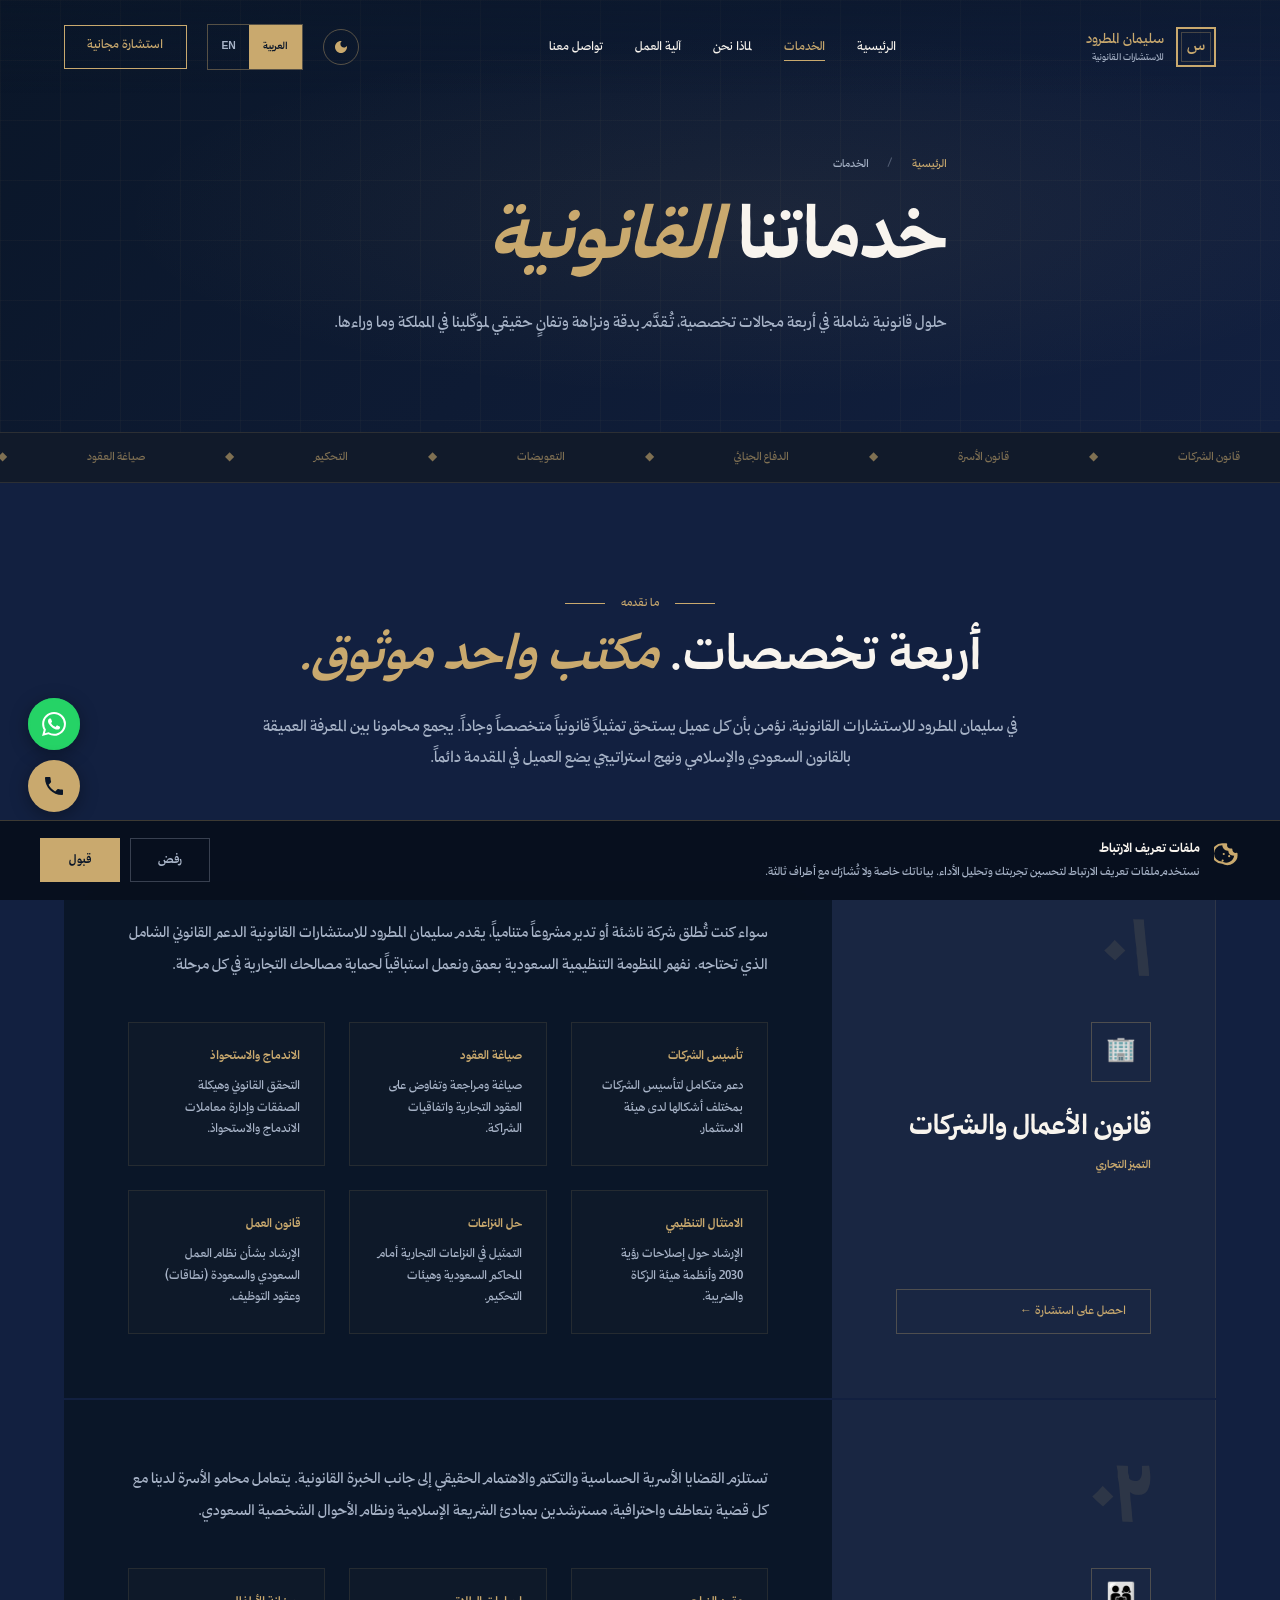
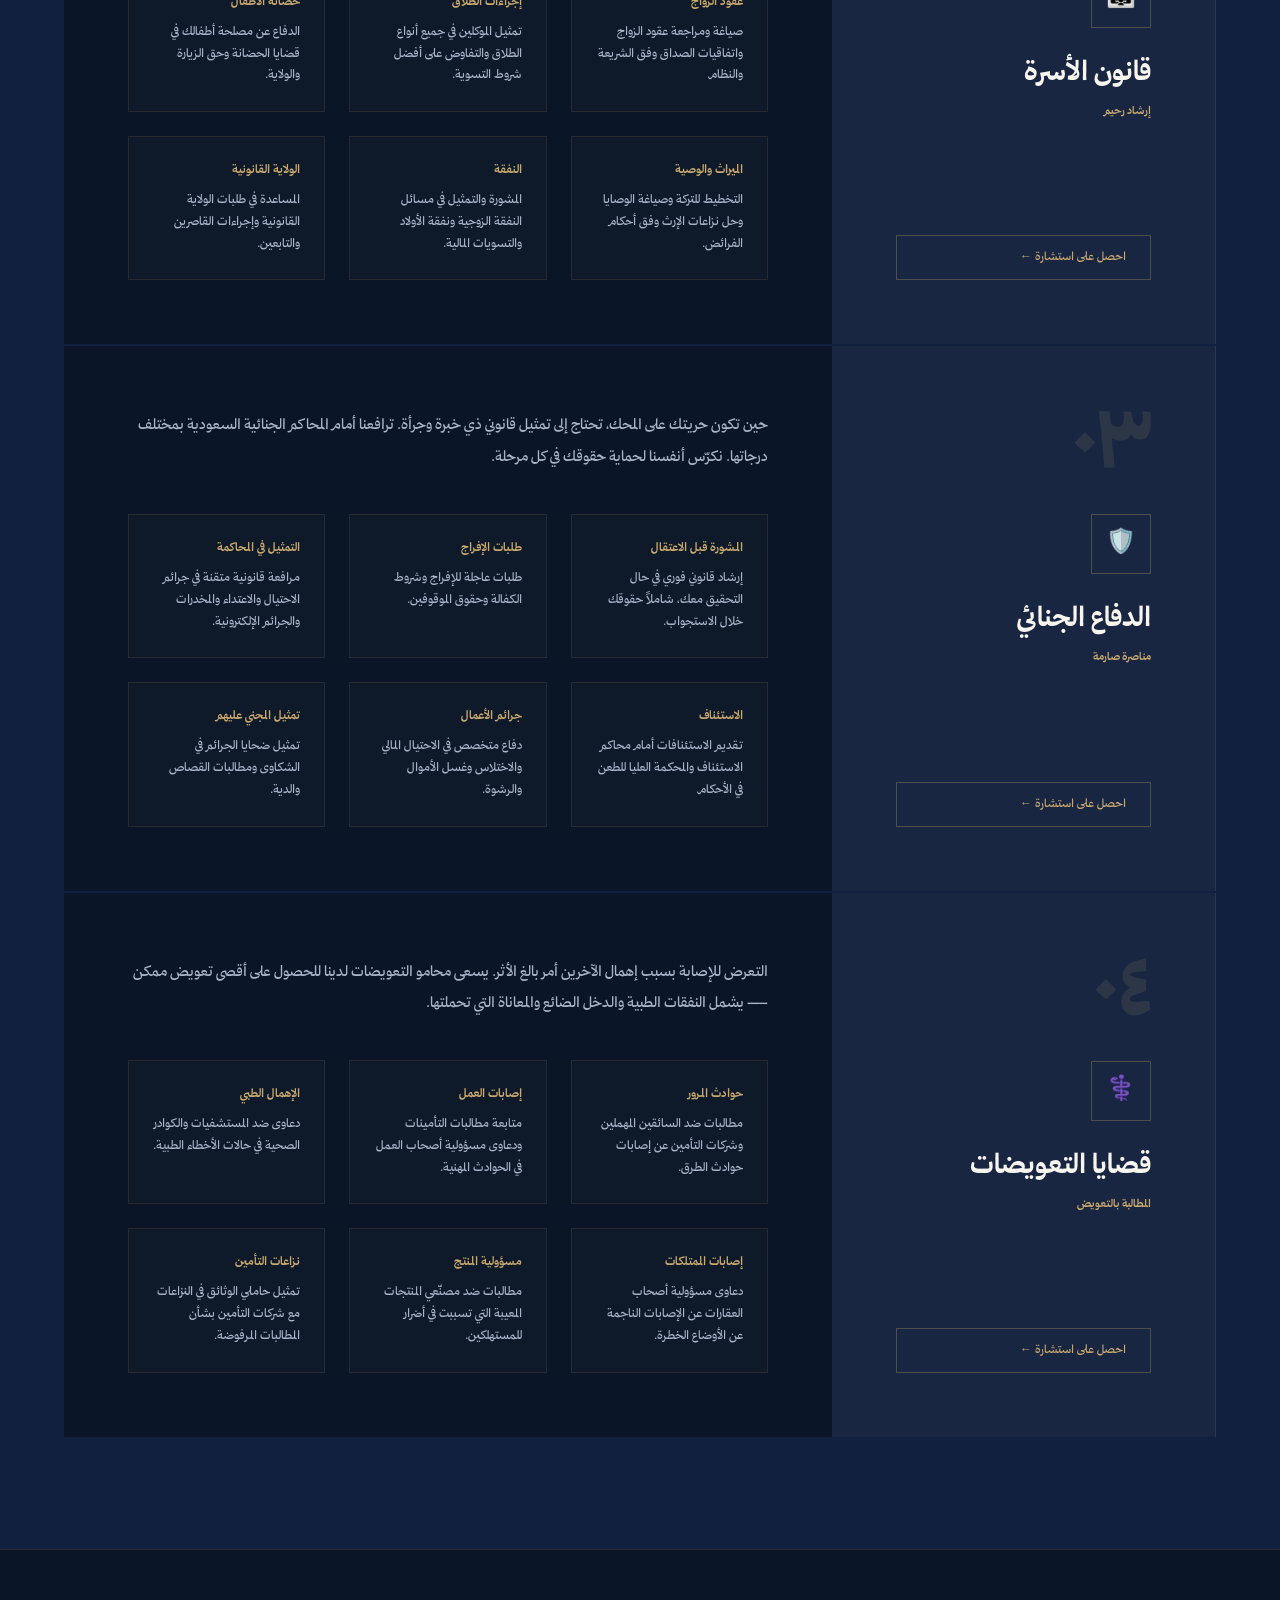
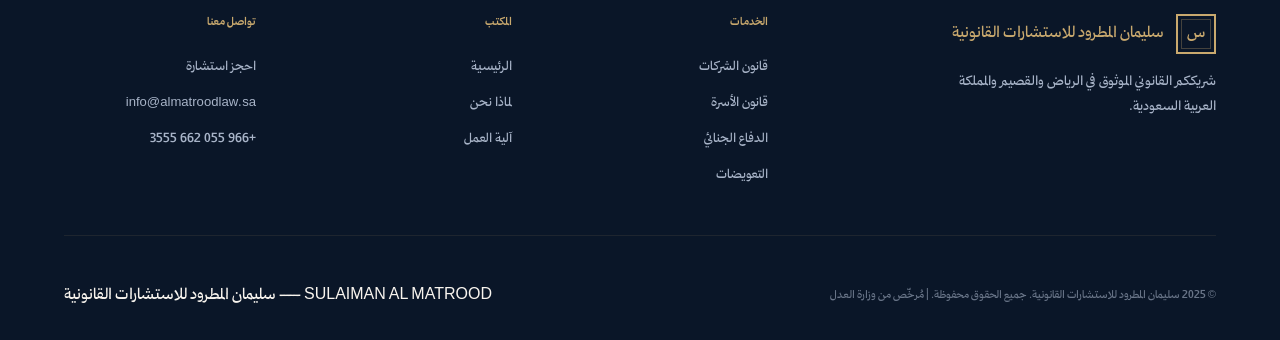
<file: services.html>
<!DOCTYPE html>
<html lang="ar" dir="rtl">
<head>
<meta charset="UTF-8"><meta name="viewport" content="width=device-width, initial-scale=1.0, viewport-fit=cover">
<title>خدماتنا القانونية | سليمان المطرود للاستشارات القانونية — الرياض والقصيم</title>

<!-- ═══ SEO META ═══ -->
<meta name="description" content="خدمات قانونية متخصصة في الرياض والقصيم: قانون الشركات والأعمال، قانون الأسرة، الدفاع الجنائي، قضايا التعويضات. سليمان بن منصور المطرود — محامٍ معتمد من وزارة العدل.">
<meta name="keywords" content="خدمات قانونية الرياض, محامي شركات الرياض, محامي أسرة القصيم, دفاع جنائي الرياض, قضايا تعويضات, legal services Riyadh, corporate law Saudi Arabia, family lawyer Saudi Arabia, criminal defense Riyadh, personal injury lawyer">
<meta name="author" content="سليمان بن منصور المطرود">
<!--Microsoft Clarity tag-->
<script type="text/javascript">
    (function(c,l,a,r,i,t,y){
        c[a]=c[a]||function(){(c[a].q=c[a].q||[]).push(arguments)};
        t=l.createElement(r);t.async=1;t.src="https://www.clarity.ms/tag/"+i;
        y=l.getElementsByTagName(r)[0];y.parentNode.insertBefore(t,y);
    })(window, document, "clarity", "script", "vrbck39c0g");
</script>
<!-- Google tag (gtag.js) -->
<script async src="https://www.googletagmanager.com/gtag/js?id=G-FLZWBNYDX8"></script>
<script>
  window.dataLayer = window.dataLayer || [];
  function gtag(){dataLayer.push(arguments);}
  gtag('js', new Date());

  gtag('config', 'G-FLZWBNYDX8');
</script>
<!-- B2: Google Search Console — replace with your verification code -->
<meta name="google-site-verification" content="YOUR_SEARCH_CONSOLE_CODE">
<link rel="sitemap" type="application/xml" href="/sitemap.xml">
<meta name="robots" content="index, follow">
<link rel="canonical" href="https://www.almatroodlaw.sa/services.html">
<link rel="alternate" hreflang="ar" href="https://www.almatroodlaw.sa/services.html">
<link rel="alternate" hreflang="en" href="https://www.almatroodlaw.sa/services.html">
<link rel="alternate" hreflang="x-default" href="https://www.almatroodlaw.sa/services.html">
<meta property="og:type" content="website">
<meta property="og:url" content="https://www.almatroodlaw.sa/services.html">
<meta property="og:title" content="خدماتنا القانونية | سليمان المطرود للاستشارات القانونية">
<meta property="og:description" content="خدمات قانونية شاملة في قانون الشركات والأسرة والدفاع الجنائي وقضايا التعويضات في الرياض والقصيم.">
<meta property="og:site_name" content="سليمان المطرود للاستشارات القانونية">
<meta property="og:locale" content="ar_SA">
<script type="application/ld+json">
{
  "@context": "https://schema.org",
  "@type": "WebPage",
  "name": "خدماتنا القانونية",
  "url": "https://www.almatroodlaw.sa/services.html",
  "description": "خدمات قانونية متخصصة في الرياض والقصيم: قانون الشركات، قانون الأسرة، الدفاع الجنائي، قضايا التعويضات",
  "isPartOf": { "@id": "https://www.almatroodlaw.sa/#firm" },
  "breadcrumb": {
    "@type": "BreadcrumbList",
    "itemListElement": [
      { "@type": "ListItem", "position": 1, "name": "الرئيسية", "item": "https://www.almatroodlaw.sa/" },
      { "@type": "ListItem", "position": 2, "name": "الخدمات", "item": "https://www.almatroodlaw.sa/services.html" }
    ]
  }
}
</script>

<link href="https://fonts.googleapis.com/css2?family=Playfair+Display:wght@400;600;700;900&family=Montserrat:wght@300;400;500;600&family=Tajawal:wght@300;400;500;700&family=Amiri:ital,wght@0,400;0,700;1,400&display=swap" rel="stylesheet">
<style>
:root{--gold:#C9A96E;--gold-light:#E8D5A3;--gold-dark:#9A7A45;--navy:#0A1628;--navy-mid:#122040;--navy-light:#1A2F55;--cream:#F8F4EE;--text-light:#A8B4C8;--font-body:'Tajawal',sans-serif;--font-display:'Amiri',serif;}
[lang="en"]{--font-body:'Montserrat',sans-serif;--font-display:'Playfair Display',serif;}
*{margin:0;padding:0;box-sizing:border-box;}html{scroll-behavior:smooth;}
body{font-family:var(--font-body);background:var(--navy);color:var(--cream);overflow-x:hidden;}
.lang-toggle{display:flex;align-items:center;border:1px solid rgba(201,169,110,0.4);overflow:hidden;}
.lang-btn{padding:0.4rem 0.85rem;font-size:0.65rem;font-weight:600;cursor:pointer;background:transparent;border:none;color:var(--text-light);font-family:var(--font-body);transition:all 0.2s;}
.lang-btn.active{background:var(--gold);color:var(--navy);}.lang-btn:not(.active):hover{color:var(--gold);}
nav{position:fixed;top:0;left:0;right:0;z-index:1000;padding:1.5rem 4rem;display:flex;align-items:center;justify-content:space-between;transition:all 0.4s ease;}
nav.scrolled{background:rgba(10,22,40,0.97);backdrop-filter:blur(10px);padding:1rem 4rem;border-bottom:1px solid rgba(201,169,110,0.2);}
.nav-logo{font-family:var(--font-display);color:var(--gold);text-decoration:none;display:flex;align-items:center;gap:0.75rem;}
.logo-mark{width:40px;height:40px;border:2px solid var(--gold);display:flex;align-items:center;justify-content:center;font-size:1rem;position:relative;flex-shrink:0;}
.logo-mark::before{content:'';position:absolute;inset:3px;border:1px solid rgba(201,169,110,0.3);}
.nav-links{display:flex;gap:2rem;list-style:none;}
.nav-links a{color:var(--cream);text-decoration:none;font-size:0.78rem;transition:color 0.3s;position:relative;}
[lang="en"] .nav-links a{font-size:0.7rem;letter-spacing:0.1em;text-transform:uppercase;}
.nav-links a::after{content:'';position:absolute;bottom:-4px;left:0;right:0;height:1px;background:var(--gold);transform:scaleX(0);transition:transform 0.3s;}
.nav-links a:hover,.nav-links a.active{color:var(--gold);}.nav-links a:hover::after,.nav-links a.active::after{transform:scaleX(1);}
.nav-right{display:flex;align-items:center;gap:1.25rem;}
.nav-cta{background:transparent;border:1px solid var(--gold);color:var(--gold);padding:0.6rem 1.4rem;font-family:var(--font-body);font-size:0.78rem;cursor:pointer;transition:all 0.3s;text-decoration:none;white-space:nowrap;}
.nav-cta:hover{background:var(--gold);color:var(--navy);}
.page-hero{min-height:50vh;position:relative;display:flex;align-items:center;overflow:hidden;}
.page-hero-bg{position:absolute;inset:0;background:radial-gradient(ellipse at 60% 50%,rgba(201,169,110,0.07) 0%,transparent 60%),linear-gradient(135deg,var(--navy) 0%,var(--navy-mid) 100%);}
.page-hero-grid{position:absolute;inset:0;background-image:linear-gradient(rgba(201,169,110,0.04) 1px,transparent 1px),linear-gradient(90deg,rgba(201,169,110,0.04) 1px,transparent 1px);background-size:60px 60px;}
.page-hero-content{position:relative;max-width:1400px;margin:0 auto;padding:0 4rem;padding-top:8rem;padding-bottom:4rem;opacity:0;transform:translateY(20px);animation:fadeUp 0.9s ease 0.4s forwards;}
@keyframes fadeUp{to{opacity:1;transform:translateY(0);}}
.breadcrumb{display:flex;align-items:center;gap:0.75rem;margin-bottom:1.5rem;font-size:0.7rem;color:var(--text-light);}
.breadcrumb a{color:var(--gold);text-decoration:none;}
.page-title{font-family:var(--font-display);font-size:clamp(2.5rem,6vw,5rem);font-weight:700;line-height:1.15;color:var(--cream);margin-bottom:1.5rem;}
.page-title em{font-style:italic;color:var(--gold);}
.page-subtitle{max-width:620px;font-size:1rem;color:var(--text-light);line-height:1.9;font-weight:300;}
.container{max-width:1400px;margin:0 auto;padding:0 4rem;}
section{padding:7rem 0;}
.section-label{display:flex;align-items:center;gap:1rem;margin-bottom:1rem;}
.section-label-line{width:40px;height:1px;background:var(--gold);}
.section-label-text{font-size:0.72rem;color:var(--gold);}
[lang="en"] .section-label-text{font-size:0.6rem;letter-spacing:0.4em;text-transform:uppercase;}
.section-title{font-family:var(--font-display);font-size:clamp(2rem,4vw,3.2rem);font-weight:600;line-height:1.2;color:var(--cream);margin-bottom:1.5rem;}
.section-title em{font-style:italic;color:var(--gold);}
.reveal{opacity:0;transform:translateY(25px);transition:opacity 0.7s ease,transform 0.7s ease;}
.reveal.visible{opacity:1;transform:translateY(0);}
.reveal-delay-1{transition-delay:0.1s;}.reveal-delay-2{transition-delay:0.2s;}.reveal-delay-3{transition-delay:0.3s;}
.marquee-section{border-top:1px solid rgba(201,169,110,0.15);border-bottom:1px solid rgba(201,169,110,0.15);padding:1rem 0;overflow:hidden;background:rgba(201,169,110,0.03);}
.marquee-track{display:flex;animation:marquee 25s linear infinite;white-space:nowrap;}
[dir="rtl"] .marquee-track{animation:marquee-rtl 25s linear infinite;}
.marquee-item{font-size:0.72rem;color:var(--gold);padding:0 2.5rem;opacity:0.6;}
@keyframes marquee{from{transform:translateX(0)}to{transform:translateX(-50%)}}
@keyframes marquee-rtl{from{transform:translateX(0)}to{transform:translateX(50%)}}
#overview{background:var(--navy-mid);}
.overview-intro{max-width:800px;margin:0 auto;text-align:center;margin-bottom:5rem;}
.overview-intro p{font-size:1rem;color:var(--text-light);line-height:1.9;font-weight:300;}
.service-block{margin-bottom:2px;}
.service-expand{display:grid;grid-template-columns:1fr 2fr;}
.service-sidebar{padding:4rem;background:rgba(201,169,110,0.04);border-left:1px solid rgba(201,169,110,0.12);display:flex;flex-direction:column;justify-content:space-between;}
[lang="en"] .service-sidebar{border-left:none;border-right:1px solid rgba(201,169,110,0.12);}
.service-number{font-family:var(--font-display);font-size:5rem;color:rgba(201,169,110,0.12);font-weight:900;line-height:1;}
.service-icon-box{width:60px;height:60px;border:1px solid rgba(201,169,110,0.3);display:flex;align-items:center;justify-content:center;font-size:1.5rem;margin:1.5rem 0;}
.service-main-title{font-family:var(--font-display);font-size:1.8rem;color:var(--cream);margin-bottom:0.5rem;}
.service-tagline{font-size:0.72rem;color:var(--gold);font-weight:600;}
.service-body{padding:4rem;background:var(--navy);}
.service-desc{font-size:0.95rem;color:var(--text-light);line-height:1.95;font-weight:300;margin-bottom:2.5rem;}
.service-sub-grid{display:grid;grid-template-columns:repeat(3,1fr);gap:1.5rem;}
.service-sub{padding:1.5rem;border:1px solid rgba(201,169,110,0.12);background:rgba(201,169,110,0.02);transition:border-color 0.3s;}
.service-sub:hover{border-color:rgba(201,169,110,0.35);}
.service-sub-title{font-size:0.78rem;font-weight:600;color:var(--gold);margin-bottom:0.6rem;}
.service-sub-desc{font-size:0.78rem;color:var(--text-light);line-height:1.75;}
.service-cta{display:inline-flex;align-items:center;gap:0.75rem;margin-top:2rem;color:var(--gold);text-decoration:none;font-size:0.75rem;border:1px solid rgba(201,169,110,0.3);padding:0.75rem 1.5rem;transition:all 0.3s;}
.service-cta:hover{background:var(--gold);color:var(--navy);}
#retainer{background:var(--navy);}
.retainer-grid{display:grid;grid-template-columns:repeat(3,1fr);gap:2rem;margin-top:4rem;}
.retainer-card{padding:3rem 2.5rem;border:1px solid rgba(201,169,110,0.15);position:relative;transition:all 0.3s;}
.retainer-card:hover{border-color:rgba(201,169,110,0.4);background:rgba(201,169,110,0.02);}
.retainer-card.featured{border-color:var(--gold);background:rgba(201,169,110,0.04);}
.featured-badge{position:absolute;top:-1px;left:50%;transform:translateX(-50%);background:var(--gold);color:var(--navy);font-size:0.6rem;padding:0.3rem 1rem;font-weight:600;}
.plan-name{font-family:var(--font-display);font-size:1.4rem;color:var(--cream);margin-bottom:0.5rem;}
.plan-desc{font-size:0.82rem;color:var(--text-light);margin-bottom:2rem;line-height:1.7;}
.plan-features{list-style:none;margin-bottom:2rem;display:flex;flex-direction:column;gap:0.8rem;}
.plan-features li{font-size:0.8rem;color:var(--text-light);display:flex;align-items:center;gap:0.75rem;}
.plan-features li::before{content:'';width:6px;height:1px;background:var(--gold);flex-shrink:0;}
.plan-btn{width:100%;padding:0.9rem;border:1px solid var(--gold);background:transparent;color:var(--gold);font-family:var(--font-body);font-size:0.78rem;cursor:pointer;transition:all 0.3s;}
.plan-btn:hover,.retainer-card.featured .plan-btn{background:var(--gold);color:var(--navy);}
footer{background:var(--navy);border-top:1px solid rgba(201,169,110,0.15);padding:4rem 0 2rem;}
.footer-grid{display:grid;grid-template-columns:2fr 1fr 1fr 1fr;gap:4rem;margin-bottom:3rem;padding-bottom:3rem;border-bottom:1px solid rgba(201,169,110,0.1);}
.footer-brand p{font-size:0.85rem;color:var(--text-light);line-height:1.9;margin-top:1rem;max-width:280px;font-weight:300;}
.footer-heading{font-size:0.72rem;color:var(--gold);margin-bottom:1.5rem;font-weight:600;}
.footer-links{list-style:none;display:flex;flex-direction:column;gap:0.75rem;}
.footer-links a{color:var(--text-light);text-decoration:none;font-size:0.82rem;transition:color 0.3s;}
.footer-links a:hover{color:var(--cream);}
.footer-bottom{display:flex;justify-content:space-between;align-items:center;}
.footer-copy{font-size:0.7rem;color:var(--text-light);opacity:0.6;}
@media(max-width:900px){nav{padding:1rem 1.5rem;}nav.scrolled{padding:0.8rem 1.5rem;}.nav-links,.nav-cta{display:none;}.container{padding:0 1.5rem;}.page-hero-content{padding:0 1.5rem;padding-top:7rem;padding-bottom:3rem;}.service-expand{grid-template-columns:1fr;}.service-sidebar,.service-body{padding:2.5rem;}.service-sub-grid{grid-template-columns:1fr;}.retainer-grid{grid-template-columns:1fr;}.footer-grid{grid-template-columns:1fr 1fr;}section{padding:5rem 0;}}

  /* HAMBURGER BUTTON */
  .hamburger{display:none;flex-direction:column;gap:5px;cursor:pointer;padding:8px;z-index:1100;background:none;border:none;}
  .hamburger span{display:block;width:24px;height:2px;background:var(--gold);transition:all 0.3s ease;}
  .hamburger.active span:nth-child(1){transform:rotate(45deg) translate(5px,5px);}
  .hamburger.active span:nth-child(2){opacity:0;}
  .hamburger.active span:nth-child(3){transform:rotate(-45deg) translate(5px,-5px);}

  /* MOBILE MENU OVERLAY */
  .mobile-menu{position:fixed;inset:0;background:rgba(10,22,40,0.98);backdrop-filter:blur(20px);z-index:1050;display:flex;flex-direction:column;align-items:center;justify-content:center;gap:0;opacity:0;visibility:hidden;transition:all 0.4s ease;}
  .mobile-menu.open{opacity:1;visibility:visible;}
  .mobile-menu a{color:var(--cream);text-decoration:none;font-family:var(--font-display);font-size:1.5rem;padding:0.8rem 0;transition:color 0.3s;opacity:0;transform:translateY(15px);display:block;}
  .mobile-menu.open a{opacity:1;transform:translateY(0);}
  .mobile-menu a:nth-child(1){transition-delay:0.1s;}
  .mobile-menu a:nth-child(2){transition-delay:0.15s;}
  .mobile-menu a:nth-child(3){transition-delay:0.2s;}
  .mobile-menu a:nth-child(4){transition-delay:0.25s;}
  .mobile-menu a:nth-child(5){transition-delay:0.3s;}
  .mobile-menu a:nth-child(6){transition-delay:0.35s;}
  .mobile-menu a:nth-child(7){transition-delay:0.4s;}
  .mobile-menu a:hover{color:var(--gold);}
  .mobile-menu .mobile-cta{margin-top:1.5rem;background:var(--gold);color:var(--navy);padding:0.9rem 2.5rem;font-family:var(--font-body);font-size:0.85rem;font-weight:600;text-decoration:none;display:inline-block;}
  .mobile-menu .mobile-lang{display:flex;gap:0;border:1px solid rgba(201,169,110,0.4);margin-top:1.5rem;overflow:hidden;}
  .mobile-menu .mobile-lang .lang-btn{padding:0.5rem 1.2rem;font-size:0.75rem;font-weight:600;cursor:pointer;background:transparent;border:none;color:var(--text-light);font-family:var(--font-body);transition:all 0.2s;}
  .mobile-menu .mobile-lang .lang-btn.active{background:var(--gold);color:var(--navy);}

  @media(max-width:900px){
    .hamburger{display:flex;}
    body.menu-open{overflow:hidden;}
  }

  @media(max-width:480px){
    .hero-stats{flex-direction:column;gap:1.5rem;}
    .stat-number{font-size:2rem;}
    .hero-title{font-size:clamp(2rem,8vw,3rem);}
    .section-title{font-size:clamp(1.6rem,5vw,2.5rem);}
    .hero-body{font-size:0.9rem;}
    .hero-actions{flex-direction:column;align-items:stretch;}
    .btn-primary{text-align:center;}
    .team-grid,.testimonials-grid,.support-grid,.why-grid,.footer-grid{grid-template-columns:1fr !important;}
    .footer-bottom{flex-direction:column;gap:0.8rem;text-align:center;}
    .stats-inner{grid-template-columns:1fr !important;}
    .area-steps{grid-template-columns:1fr !important;}
    nav{padding:1rem 1rem !important;} nav.scrolled{padding:0.8rem 1rem !important;}
    .container{padding:0 1rem !important;}
    .hero-content{padding:0 1rem !important;padding-top:6rem !important;}
    .page-hero-content{padding:0 1rem !important;padding-top:6rem !important;padding-bottom:2rem !important;}
    .mobile-menu a{font-size:1.2rem;padding:0.6rem 0;}
    .scroll-indicator{display:none;}
  }

</style>
<link rel="stylesheet" href="global-enhancements.css">
</head>
<body>
<a href="#main-content" id="skip-link" style="position:absolute;top:-100px;left:1rem;z-index:10000;background:#C9A96E;color:#0A1628;padding:0.5rem 1rem;font-weight:700;text-decoration:none;font-size:0.8rem;transition:top 0.2s;" onfocus="this.style.top='1rem'" onblur="this.style.top='-100px'" data-ar="تخطى إلى المحتوى" data-en="Skip to content">تخطى إلى المحتوى</a>
<nav id="navbar" role="banner">
  <a href="index.html" class="nav-logo" aria-label="سليمان المطرود للاستشارات القانونية — الرئيسية"><div class="logo-mark" aria-hidden="true">س</div><div><div style="font-size:0.9rem;" data-ar="سليمان المطرود" data-en="SULAIMAN AL MATROOD">سليمان المطرود</div><div style="font-size:0.6rem;color:var(--text-light);" data-ar="للاستشارات القانونية" data-en="LEGAL CONSULTATIONS">للاستشارات القانونية</div></div></a>
  <ul class="nav-links" role="list">
    <li><a href="index.html" data-ar="الرئيسية" data-en="Home">الرئيسية</a></li>
    <li><a href="services.html" class="active" data-ar="الخدمات" data-en="Services">الخدمات</a></li>
    <li><a href="why-us.html" data-ar="لماذا نحن" data-en="Why Us">لماذا نحن</a></li>
    <li><a href="process.html" data-ar="آلية العمل" data-en="Process">آلية العمل</a></li>
    <li><a href="contact.html" data-ar="تواصل معنا" data-en="Contact">تواصل معنا</a></li>
  </ul>
  <div class="nav-right">
    <div class="lang-toggle"><button class="lang-btn active" onclick="setLang('ar')">العربية</button><button class="lang-btn" onclick="setLang('en')">EN</button></div>
    <a href="contact.html" class="nav-cta" data-ar="استشارة مجانية" data-en="Free Consultation">استشارة مجانية</a>
  </div>

  <button class="hamburger" aria-label="فتح القائمة" aria-expanded="false" aria-controls="mobileMenu" onclick="toggleMobileMenu()">
    <span></span><span></span><span></span>
  </button>
</nav>
<div class="mobile-menu" id="mobileMenu" role="dialog" aria-label="القائمة الرئيسية">
  <a href="index.html" data-ar="الرئيسية" data-en="Home" onclick="closeMobileMenu()">الرئيسية</a>
  <a href="services.html" data-ar="خدماتنا" data-en="Services" onclick="closeMobileMenu()">خدماتنا</a>
  <a href="why-us.html" data-ar="لماذا نحن" data-en="Why Us" onclick="closeMobileMenu()">لماذا نحن</a>
  <a href="process.html" data-ar="آلية العمل" data-en="Our Process" onclick="closeMobileMenu()">آلية العمل</a>
  <a href="contact.html" data-ar="تواصل معنا" data-en="Contact" onclick="closeMobileMenu()">تواصل معنا</a>
  <a href="contact.html" class="mobile-cta" data-ar="استشارة مجانية" data-en="Free Consultation">استشارة مجانية</a>
  <div class="mobile-lang">
    <button class="lang-btn active" onclick="setLang('ar')">العربية</button>
    <button class="lang-btn" onclick="setLang('en')">EN</button>
  </div>
</div>

<div class="page-hero"><div class="page-hero-bg"></div><div class="page-hero-grid"></div>
  <div class="page-hero-content">
    <div class="breadcrumb"><a href="index.html" data-ar="الرئيسية" data-en="Home">الرئيسية</a><span style="opacity:0.4;margin:0 0.4rem;">/</span><span data-ar="الخدمات" data-en="Services">الخدمات</span></div>
    <h1 class="page-title" data-ar="خدماتنا <em>القانونية</em>" data-en="Our Legal <em>Services</em>">خدماتنا <em>القانونية</em></h1>
    <p class="page-subtitle" data-ar="حلول قانونية شاملة في أربعة مجالات تخصصية، تُقدَّم بدقة ونزاهة وتفانٍ حقيقي لموكّلينا في المملكة وما وراءها." data-en="Comprehensive legal solutions across four core practice areas, delivered with precision, integrity, and commitment to results in Saudi Arabia and beyond.">حلول قانونية شاملة في أربعة مجالات تخصصية، تُقدَّم بدقة ونزاهة وتفانٍ حقيقي لموكّلينا في المملكة وما وراءها.</p>
  </div>
</div>
<div class="marquee-section"><div class="marquee-track">
  <span class="marquee-item" data-ar="قانون الشركات" data-en="Corporate Law">قانون الشركات</span><span class="marquee-item">◆</span><span class="marquee-item" data-ar="قانون الأسرة" data-en="Family Law">قانون الأسرة</span><span class="marquee-item">◆</span><span class="marquee-item" data-ar="الدفاع الجنائي" data-en="Criminal Defense">الدفاع الجنائي</span><span class="marquee-item">◆</span><span class="marquee-item" data-ar="التعويضات" data-en="Personal Injury">التعويضات</span><span class="marquee-item">◆</span><span class="marquee-item" data-ar="التحكيم" data-en="Arbitration">التحكيم</span><span class="marquee-item">◆</span><span class="marquee-item" data-ar="صياغة العقود" data-en="Contract Drafting">صياغة العقود</span><span class="marquee-item">◆</span><span class="marquee-item" data-ar="قانون الشركات" data-en="Corporate Law">قانون الشركات</span><span class="marquee-item">◆</span><span class="marquee-item" data-ar="قانون الأسرة" data-en="Family Law">قانون الأسرة</span><span class="marquee-item">◆</span><span class="marquee-item" data-ar="الدفاع الجنائي" data-en="Criminal Defense">الدفاع الجنائي</span><span class="marquee-item">◆</span><span class="marquee-item" data-ar="التعويضات" data-en="Personal Injury">التعويضات</span><span class="marquee-item">◆</span><span class="marquee-item" data-ar="التحكيم" data-en="Arbitration">التحكيم</span><span class="marquee-item">◆</span><span class="marquee-item" data-ar="صياغة العقود" data-en="Contract Drafting">صياغة العقود</span><span class="marquee-item">◆</span>
</div></div>

<section id="overview">
  <div class="container">
    <div class="overview-intro reveal">
      <div class="section-label" style="justify-content:center;"><div class="section-label-line"></div><span class="section-label-text" data-ar="ما نقدمه" data-en="What We Offer">ما نقدمه</span><div class="section-label-line"></div></div>
      <h2 class="section-title" style="text-align:center;" data-ar="أربعة تخصصات. <em>مكتب واحد موثوق.</em>" data-en="Four Practice Areas. <em>One Trusted Firm.</em>">أربعة تخصصات. <em>مكتب واحد موثوق.</em></h2>
      <p data-ar="في سليمان المطرود للاستشارات القانونية، نؤمن بأن كل عميل يستحق تمثيلاً قانونياً متخصصاً وجاداً. يجمع محامونا بين المعرفة العميقة بالقانون السعودي والإسلامي ونهج استراتيجي يضع العميل في المقدمة دائماً." data-en="At Sulaiman Al Matrood Legal Consultations, every client deserves dedicated, expert legal representation. Our attorneys combine deep knowledge of Saudi and Islamic law with a strategic, client-first approach.">في سليمان المطرود للاستشارات القانونية، نؤمن بأن كل عميل يستحق تمثيلاً قانونياً متخصصاً وجاداً. يجمع محامونا بين المعرفة العميقة بالقانون السعودي والإسلامي ونهج استراتيجي يضع العميل في المقدمة دائماً.</p>
    </div>
    <!-- SERVICE 01 -->
    <div class="service-block reveal">
      <div class="service-expand">
        <div class="service-sidebar"><div><div class="service-number" data-ar="٠١" data-en="01">٠١</div><div class="service-icon-box">🏢</div><h2 class="service-main-title" data-ar="قانون الأعمال والشركات" data-en="Business & Corporate Law">قانون الأعمال والشركات</h2><div class="service-tagline" data-ar="التميز التجاري" data-en="Commercial Excellence">التميز التجاري</div></div><a href="contact.html" class="service-cta" data-ar="احصل على استشارة ←" data-en="Get Advice →">احصل على استشارة ←</a></div>
        <div class="service-body"><p class="service-desc" data-ar="سواء كنت تُطلق شركة ناشئة أو تدير مشروعاً متنامياً، يقدم سليمان المطرود للاستشارات القانونية الدعم القانوني الشامل الذي تحتاجه. نفهم المنظومة التنظيمية السعودية بعمق ونعمل استباقياً لحماية مصالحك التجارية في كل مرحلة." data-en="Whether launching a startup or managing a growing enterprise, Sulaiman Al Matrood Legal Consultations provides comprehensive corporate legal support. We understand the Saudi regulatory landscape and proactively protect your commercial interests at every stage.">سواء كنت تُطلق شركة ناشئة أو تدير مشروعاً متنامياً، يقدم سليمان المطرود للاستشارات القانونية الدعم القانوني الشامل الذي تحتاجه. نفهم المنظومة التنظيمية السعودية بعمق ونعمل استباقياً لحماية مصالحك التجارية في كل مرحلة.</p>
          <div class="service-sub-grid">
            <div class="service-sub"><div class="service-sub-title" data-ar="تأسيس الشركات" data-en="Company Formation">تأسيس الشركات</div><div class="service-sub-desc" data-ar="دعم متكامل لتأسيس الشركات بمختلف أشكالها لدى هيئة الاستثمار." data-en="End-to-end support for incorporating businesses, including LLC and branch office registrations with MISA.">دعم متكامل لتأسيس الشركات بمختلف أشكالها لدى هيئة الاستثمار.</div></div>
            <div class="service-sub"><div class="service-sub-title" data-ar="صياغة العقود" data-en="Contract Drafting">صياغة العقود</div><div class="service-sub-desc" data-ar="صياغة ومراجعة وتفاوض على العقود التجارية واتفاقيات الشراكة." data-en="Drafting, reviewing, and negotiating commercial contracts, joint ventures, and shareholder agreements.">صياغة ومراجعة وتفاوض على العقود التجارية واتفاقيات الشراكة.</div></div>
            <div class="service-sub"><div class="service-sub-title" data-ar="الاندماج والاستحواذ" data-en="Mergers & Acquisitions">الاندماج والاستحواذ</div><div class="service-sub-desc" data-ar="التحقق القانوني وهيكلة الصفقات وإدارة معاملات الاندماج والاستحواذ." data-en="Legal due diligence, deal structuring, and transaction management for M&A in the Kingdom.">التحقق القانوني وهيكلة الصفقات وإدارة معاملات الاندماج والاستحواذ.</div></div>
            <div class="service-sub"><div class="service-sub-title" data-ar="الامتثال التنظيمي" data-en="Regulatory Compliance">الامتثال التنظيمي</div><div class="service-sub-desc" data-ar="الإرشاد حول إصلاحات رؤية 2030 وأنظمة هيئة الزكاة والضريبة." data-en="Guidance on Vision 2030 reforms, ZATCA regulations, and sector-specific compliance.">الإرشاد حول إصلاحات رؤية 2030 وأنظمة هيئة الزكاة والضريبة.</div></div>
            <div class="service-sub"><div class="service-sub-title" data-ar="حل النزاعات" data-en="Dispute Resolution">حل النزاعات</div><div class="service-sub-desc" data-ar="التمثيل في النزاعات التجارية أمام المحاكم السعودية وهيئات التحكيم." data-en="Representation in commercial disputes before Saudi courts and international arbitration.">التمثيل في النزاعات التجارية أمام المحاكم السعودية وهيئات التحكيم.</div></div>
            <div class="service-sub"><div class="service-sub-title" data-ar="قانون العمل" data-en="Employment Law">قانون العمل</div><div class="service-sub-desc" data-ar="الإرشاد بشأن نظام العمل السعودي والسعودة (نطاقات) وعقود التوظيف." data-en="Advising on Saudi Labor Law, Saudization (Nitaqat), and workforce restructuring.">الإرشاد بشأن نظام العمل السعودي والسعودة (نطاقات) وعقود التوظيف.</div></div>
          </div></div>
      </div>
    </div>
    <!-- SERVICE 02 -->
    <div class="service-block reveal" style="margin-top:2px;">
      <div class="service-expand">
        <div class="service-sidebar"><div><div class="service-number" data-ar="٠٢" data-en="02">٠٢</div><div class="service-icon-box">👨‍👩‍👧</div><h2 class="service-main-title" data-ar="قانون الأسرة" data-en="Family Law">قانون الأسرة</h2><div class="service-tagline" data-ar="إرشاد رحيم" data-en="Compassionate Counsel">إرشاد رحيم</div></div><a href="contact.html" class="service-cta" data-ar="احصل على استشارة ←" data-en="Get Advice →">احصل على استشارة ←</a></div>
        <div class="service-body"><p class="service-desc" data-ar="تستلزم القضايا الأسرية الحساسية والتكتم والاهتمام الحقيقي إلى جانب الخبرة القانونية. يتعامل محامو الأسرة لدينا مع كل قضية بتعاطف واحترافية، مسترشدين بمبادئ الشريعة الإسلامية ونظام الأحوال الشخصية السعودي." data-en="Family legal matters require sensitivity, discretion, and genuine care alongside legal expertise. Our family law attorneys handle every case with compassion, guided by Islamic principles and Saudi Personal Status Law.">تستلزم القضايا الأسرية الحساسية والتكتم والاهتمام الحقيقي إلى جانب الخبرة القانونية. يتعامل محامو الأسرة لدينا مع كل قضية بتعاطف واحترافية، مسترشدين بمبادئ الشريعة الإسلامية ونظام الأحوال الشخصية السعودي.</p>
          <div class="service-sub-grid">
            <div class="service-sub"><div class="service-sub-title" data-ar="عقود الزواج" data-en="Marriage Contracts">عقود الزواج</div><div class="service-sub-desc" data-ar="صياغة ومراجعة عقود الزواج واتفاقيات الصداق وفق الشريعة والنظام." data-en="Drafting and reviewing marriage contracts and mahr arrangements per Islamic and Saudi law.">صياغة ومراجعة عقود الزواج واتفاقيات الصداق وفق الشريعة والنظام.</div></div>
            <div class="service-sub"><div class="service-sub-title" data-ar="إجراءات الطلاق" data-en="Divorce Proceedings">إجراءات الطلاق</div><div class="service-sub-desc" data-ar="تمثيل الموكلين في جميع أنواع الطلاق والتفاوض على أفضل شروط التسوية." data-en="Representing clients in all types of divorce and negotiating favorable settlement terms.">تمثيل الموكلين في جميع أنواع الطلاق والتفاوض على أفضل شروط التسوية.</div></div>
            <div class="service-sub"><div class="service-sub-title" data-ar="حضانة الأطفال" data-en="Child Custody">حضانة الأطفال</div><div class="service-sub-desc" data-ar="الدفاع عن مصلحة أطفالك في قضايا الحضانة وحق الزيارة والولاية." data-en="Fighting for your children's best interests in custody, visitation, and guardianship proceedings.">الدفاع عن مصلحة أطفالك في قضايا الحضانة وحق الزيارة والولاية.</div></div>
            <div class="service-sub"><div class="service-sub-title" data-ar="الميراث والوصية" data-en="Inheritance & Wills">الميراث والوصية</div><div class="service-sub-desc" data-ar="التخطيط للتركة وصياغة الوصايا وحل نزاعات الإرث وفق أحكام الفرائض." data-en="Estate planning, will drafting, and resolving inheritance disputes per Islamic law.">التخطيط للتركة وصياغة الوصايا وحل نزاعات الإرث وفق أحكام الفرائض.</div></div>
            <div class="service-sub"><div class="service-sub-title" data-ar="النفقة" data-en="Alimony & Support">النفقة</div><div class="service-sub-desc" data-ar="المشورة والتمثيل في مسائل النفقة الزوجية ونفقة الأولاد والتسويات المالية." data-en="Legal advice on nafaqa, child maintenance, and financial settlements post-divorce.">المشورة والتمثيل في مسائل النفقة الزوجية ونفقة الأولاد والتسويات المالية.</div></div>
            <div class="service-sub"><div class="service-sub-title" data-ar="الولاية القانونية" data-en="Guardianship">الولاية القانونية</div><div class="service-sub-desc" data-ar="المساعدة في طلبات الولاية القانونية وإجراءات القاصرين والتابعين." data-en="Assistance with guardianship applications and documentation for minors and dependents.">المساعدة في طلبات الولاية القانونية وإجراءات القاصرين والتابعين.</div></div>
          </div></div>
      </div>
    </div>
    <!-- SERVICE 03 -->
    <div class="service-block reveal" style="margin-top:2px;">
      <div class="service-expand">
        <div class="service-sidebar"><div><div class="service-number" data-ar="٠٣" data-en="03">٠٣</div><div class="service-icon-box">🛡️</div><h2 class="service-main-title" data-ar="الدفاع الجنائي" data-en="Criminal Defense">الدفاع الجنائي</h2><div class="service-tagline" data-ar="مناصرة صارمة" data-en="Vigorous Advocacy">مناصرة صارمة</div></div><a href="contact.html" class="service-cta" data-ar="احصل على استشارة ←" data-en="Get Advice →">احصل على استشارة ←</a></div>
        <div class="service-body"><p class="service-desc" data-ar="حين تكون حريتك على المحك، تحتاج إلى تمثيل قانوني ذي خبرة وجرأة. ترافعنا أمام المحاكم الجنائية السعودية بمختلف درجاتها. نكرّس أنفسنا لحماية حقوقك في كل مرحلة." data-en="When your freedom is at stake, you need fearless, experienced representation. Our criminal defense team has appeared before Saudi criminal courts at all levels, protecting your rights from investigation to appeal.">حين تكون حريتك على المحك، تحتاج إلى تمثيل قانوني ذي خبرة وجرأة. ترافعنا أمام المحاكم الجنائية السعودية بمختلف درجاتها. نكرّس أنفسنا لحماية حقوقك في كل مرحلة.</p>
          <div class="service-sub-grid">
            <div class="service-sub"><div class="service-sub-title" data-ar="المشورة قبل الاعتقال" data-en="Pre-Arrest Advice">المشورة قبل الاعتقال</div><div class="service-sub-desc" data-ar="إرشاد قانوني فوري في حال التحقيق معك، شاملاً حقوقك خلال الاستجواب." data-en="Immediate legal guidance if under investigation, including your rights during questioning.">إرشاد قانوني فوري في حال التحقيق معك، شاملاً حقوقك خلال الاستجواب.</div></div>
            <div class="service-sub"><div class="service-sub-title" data-ar="طلبات الإفراج" data-en="Bail Applications">طلبات الإفراج</div><div class="service-sub-desc" data-ar="طلبات عاجلة للإفراج وشروط الكفالة وحقوق الموقوفين." data-en="Urgent applications for release and bail conditions before the Public Prosecution.">طلبات عاجلة للإفراج وشروط الكفالة وحقوق الموقوفين.</div></div>
            <div class="service-sub"><div class="service-sub-title" data-ar="التمثيل في المحاكمة" data-en="Trial Representation">التمثيل في المحاكمة</div><div class="service-sub-desc" data-ar="مرافعة قانونية متقنة في جرائم الاحتيال والاعتداء والمخدرات والجرائم الإلكترونية." data-en="Expert advocacy in trials covering fraud, assault, drug offenses, and cybercrime.">مرافعة قانونية متقنة في جرائم الاحتيال والاعتداء والمخدرات والجرائم الإلكترونية.</div></div>
            <div class="service-sub"><div class="service-sub-title" data-ar="الاستئناف" data-en="Appeals">الاستئناف</div><div class="service-sub-desc" data-ar="تقديم الاستئنافات أمام محاكم الاستئناف والمحكمة العليا للطعن في الأحكام." data-en="Filing appeals before the Court of Appeal and Supreme Court to challenge convictions.">تقديم الاستئنافات أمام محاكم الاستئناف والمحكمة العليا للطعن في الأحكام.</div></div>
            <div class="service-sub"><div class="service-sub-title" data-ar="جرائم الأعمال" data-en="White-Collar Crime">جرائم الأعمال</div><div class="service-sub-desc" data-ar="دفاع متخصص في الاحتيال المالي والاختلاس وغسل الأموال والرشوة." data-en="Specialized defense for corporate fraud, embezzlement, money laundering, and bribery.">دفاع متخصص في الاحتيال المالي والاختلاس وغسل الأموال والرشوة.</div></div>
            <div class="service-sub"><div class="service-sub-title" data-ar="تمثيل المجني عليهم" data-en="Victim Representation">تمثيل المجني عليهم</div><div class="service-sub-desc" data-ar="تمثيل ضحايا الجرائم في الشكاوى ومطالبات القصاص والدية." data-en="Representing crime victims in pursuing criminal complaints and diyya claims.">تمثيل ضحايا الجرائم في الشكاوى ومطالبات القصاص والدية.</div></div>
          </div></div>
      </div>
    </div>
    <!-- SERVICE 04 -->
    <div class="service-block reveal" style="margin-top:2px;margin-bottom:0;">
      <div class="service-expand">
        <div class="service-sidebar"><div><div class="service-number" data-ar="٠٤" data-en="04">٠٤</div><div class="service-icon-box">⚕️</div><h2 class="service-main-title" data-ar="قضايا التعويضات" data-en="Personal Injury">قضايا التعويضات</h2><div class="service-tagline" data-ar="المطالبة بالتعويض" data-en="Fighting for Compensation">المطالبة بالتعويض</div></div><a href="contact.html" class="service-cta" data-ar="احصل على استشارة ←" data-en="Get Advice →">احصل على استشارة ←</a></div>
        <div class="service-body"><p class="service-desc" data-ar="التعرض للإصابة بسبب إهمال الآخرين أمر بالغ الأثر. يسعى محامو التعويضات لدينا للحصول على أقصى تعويض ممكن — يشمل النفقات الطبية والدخل الضائع والمعاناة التي تحملتها." data-en="Suffering an injury due to others' negligence is devastating. Our personal injury attorneys pursue maximum compensation on your behalf — covering medical expenses, lost income, and pain and suffering.">التعرض للإصابة بسبب إهمال الآخرين أمر بالغ الأثر. يسعى محامو التعويضات لدينا للحصول على أقصى تعويض ممكن — يشمل النفقات الطبية والدخل الضائع والمعاناة التي تحملتها.</p>
          <div class="service-sub-grid">
            <div class="service-sub"><div class="service-sub-title" data-ar="حوادث المرور" data-en="Traffic Accidents">حوادث المرور</div><div class="service-sub-desc" data-ar="مطالبات ضد السائقين المهملين وشركات التأمين عن إصابات حوادث الطرق." data-en="Claims against negligent drivers and insurance companies for road traffic injuries.">مطالبات ضد السائقين المهملين وشركات التأمين عن إصابات حوادث الطرق.</div></div>
            <div class="service-sub"><div class="service-sub-title" data-ar="إصابات العمل" data-en="Workplace Injuries">إصابات العمل</div><div class="service-sub-desc" data-ar="متابعة مطالبات التأمينات ودعاوى مسؤولية أصحاب العمل في الحوادث المهنية." data-en="Pursuing GOSI claims and employer liability cases for workplace accidents and diseases.">متابعة مطالبات التأمينات ودعاوى مسؤولية أصحاب العمل في الحوادث المهنية.</div></div>
            <div class="service-sub"><div class="service-sub-title" data-ar="الإهمال الطبي" data-en="Medical Negligence">الإهمال الطبي</div><div class="service-sub-desc" data-ar="دعاوى ضد المستشفيات والكوادر الصحية في حالات الأخطاء الطبية." data-en="Complex claims against hospitals and healthcare professionals for medical errors.">دعاوى ضد المستشفيات والكوادر الصحية في حالات الأخطاء الطبية.</div></div>
            <div class="service-sub"><div class="service-sub-title" data-ar="إصابات الممتلكات" data-en="Slip & Fall">إصابات الممتلكات</div><div class="service-sub-desc" data-ar="دعاوى مسؤولية أصحاب العقارات عن الإصابات الناجمة عن الأوضاع الخطرة." data-en="Premises liability claims for injuries caused by dangerous property conditions.">دعاوى مسؤولية أصحاب العقارات عن الإصابات الناجمة عن الأوضاع الخطرة.</div></div>
            <div class="service-sub"><div class="service-sub-title" data-ar="مسؤولية المنتج" data-en="Product Liability">مسؤولية المنتج</div><div class="service-sub-desc" data-ar="مطالبات ضد مصنّعي المنتجات المعيبة التي تسببت في أضرار للمستهلكين." data-en="Claims against manufacturers of defective products that caused consumer injury.">مطالبات ضد مصنّعي المنتجات المعيبة التي تسببت في أضرار للمستهلكين.</div></div>
            <div class="service-sub"><div class="service-sub-title" data-ar="نزاعات التأمين" data-en="Insurance Disputes">نزاعات التأمين</div><div class="service-sub-desc" data-ar="تمثيل حاملي الوثائق في النزاعات مع شركات التأمين بشأن المطالبات المرفوضة." data-en="Representing policyholders in disputes over denied or underpaid insurance claims.">تمثيل حاملي الوثائق في النزاعات مع شركات التأمين بشأن المطالبات المرفوضة.</div></div>
          </div></div>
      </div>
    </div>
  </div>
</section>


<footer><div class="container">
  <div class="footer-grid">
    <div class="footer-brand"><a href="index.html" class="nav-logo" style="text-decoration:none;"><div class="logo-mark">س</div><div><div style="font-family:'TheYearofHandicrafts',serif;font-size:1rem;color:var(--gold);" data-ar="سليمان المطرود للاستشارات القانونية" data-en="SULAIMAN AL MATROOD">سليمان المطرود للاستشارات القانونية</div></div></a><p data-ar="شريككم القانوني الموثوق في الرياض والقصيم والمملكة العربية السعودية." data-en="Your trusted legal partner in Riyadh, Al Qasim, and the Kingdom of Saudi Arabia.">شريككم القانوني الموثوق في الرياض والقصيم والمملكة العربية السعودية.</p></div>
    <div><div class="footer-heading" data-ar="الخدمات" data-en="Services">الخدمات</div><ul class="footer-links"><li><a href="services.html" data-ar="قانون الشركات" data-en="Corporate Law">قانون الشركات</a></li><li><a href="services.html" data-ar="قانون الأسرة" data-en="Family Law">قانون الأسرة</a></li><li><a href="services.html" data-ar="الدفاع الجنائي" data-en="Criminal Defense">الدفاع الجنائي</a></li><li><a href="services.html" data-ar="التعويضات" data-en="Personal Injury">التعويضات</a></li></ul></div>
    <div><div class="footer-heading" data-ar="المكتب" data-en="The Firm">المكتب</div><ul class="footer-links"><li><a href="index.html" data-ar="الرئيسية" data-en="Home">الرئيسية</a></li><li><a href="why-us.html" data-ar="لماذا نحن" data-en="Why Us">لماذا نحن</a></li><li><a href="process.html" data-ar="آلية العمل" data-en="Our Process">آلية العمل</a></li></ul></div>
    <div><div class="footer-heading" data-ar="تواصل معنا" data-en="Contact">تواصل معنا</div><ul class="footer-links"><li><a href="contact.html" data-ar="احجز استشارة" data-en="Book Consultation">احجز استشارة</a></li><li><a href="mailto:info@almatroodlaw.sa">info@almatroodlaw.sa</a></li><li><a href="tel:+9660556623555">+966 055 662 3555</a></li></ul></div>
  </div>
  <div class="footer-bottom"><div class="footer-copy" data-ar="© 2025 سليمان المطرود للاستشارات القانونية. جميع الحقوق محفوظة. | مُرخّص من وزارة العدل" data-en="© 2025 Sulaiman Al Matrood Legal Consultations. All rights reserved. | Licensed by the Saudi Ministry of Justice">© 2025 سليمان المطرود للاستشارات القانونية. جميع الحقوق محفوظة. | مُرخّص من وزارة العدل</div><div class="footer-dual">SULAIMAN AL MATROOD — سليمان المطرود للاستشارات القانونية</div></div>
</div></footer>

<script>
const LANG_KEY='almatrood_lang';
function setLang(lang){localStorage.setItem(LANG_KEY,lang);applyLang(lang);}
function applyLang(lang){
  const html=document.documentElement;
  html.setAttribute('lang',lang);html.setAttribute('dir',lang==='ar'?'rtl':'ltr');
  document.querySelectorAll('[data-ar][data-en]').forEach(el=>{const t=el.getAttribute('data-'+lang);if(t!==null)el.innerHTML=t;});
  document.querySelectorAll('select option[data-ar]').forEach(el=>{el.textContent=el.getAttribute('data-'+lang)||'';});
  document.querySelectorAll('.lang-btn').forEach(btn=>{btn.classList.toggle('active',btn.getAttribute('onclick').includes("'"+lang+"'"));});
  document.title=lang==='ar'?'خدماتنا القانونية | سليمان المطرود للاستشارات القانونية':'Legal Services | Sulaiman Al Matrood Legal Consultations';
}
(function(){applyLang(localStorage.getItem(LANG_KEY)||'ar');})();
const navbar=document.getElementById('navbar');
window.addEventListener('scroll',()=>navbar.classList.toggle('scrolled',window.scrollY>50));
const obs=new IntersectionObserver(e=>e.forEach(x=>{if(x.isIntersecting)x.target.classList.add('visible');}),{threshold:0.08,rootMargin:'0px 0px -40px 0px'});
document.querySelectorAll('.reveal').forEach(el=>obs.observe(el));

// ============================================================
// MOBILE MENU
// ============================================================
function toggleMobileMenu() {
  const menu = document.getElementById('mobileMenu');
  const burger = document.querySelector('.hamburger');
  const isOpen = menu.classList.contains('open');
  menu.classList.toggle('open');
  burger.classList.toggle('active');
  document.body.classList.toggle('menu-open');
}
function closeMobileMenu() {
  const menu = document.getElementById('mobileMenu');
  const burger = document.querySelector('.hamburger');
  if (menu) { menu.classList.remove('open'); }
  if (burger) { burger.classList.remove('active'); }
  document.body.classList.remove('menu-open');
}
// Close on resize to desktop
window.addEventListener('resize', () => { if (window.innerWidth > 900) closeMobileMenu(); });

</script>
<script src="global-enhancements.js"></script>
</body></html>
</file>
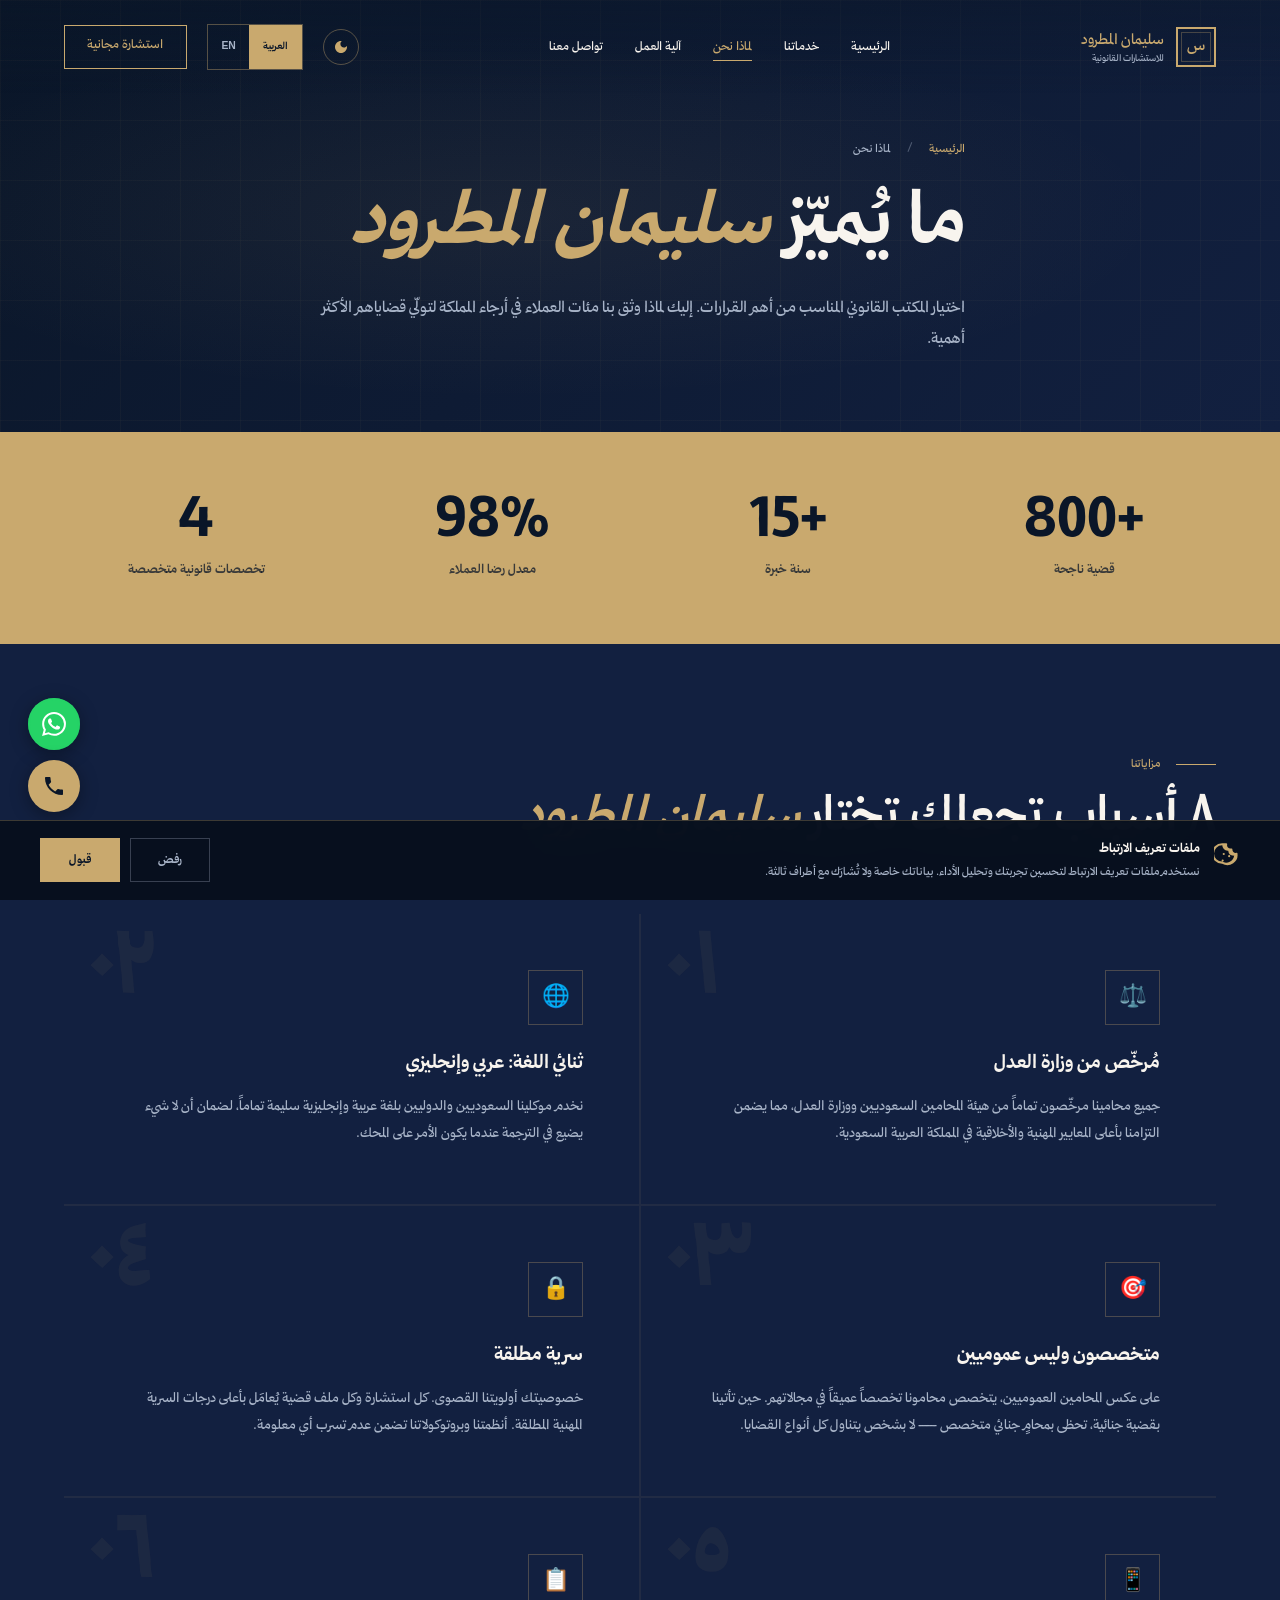
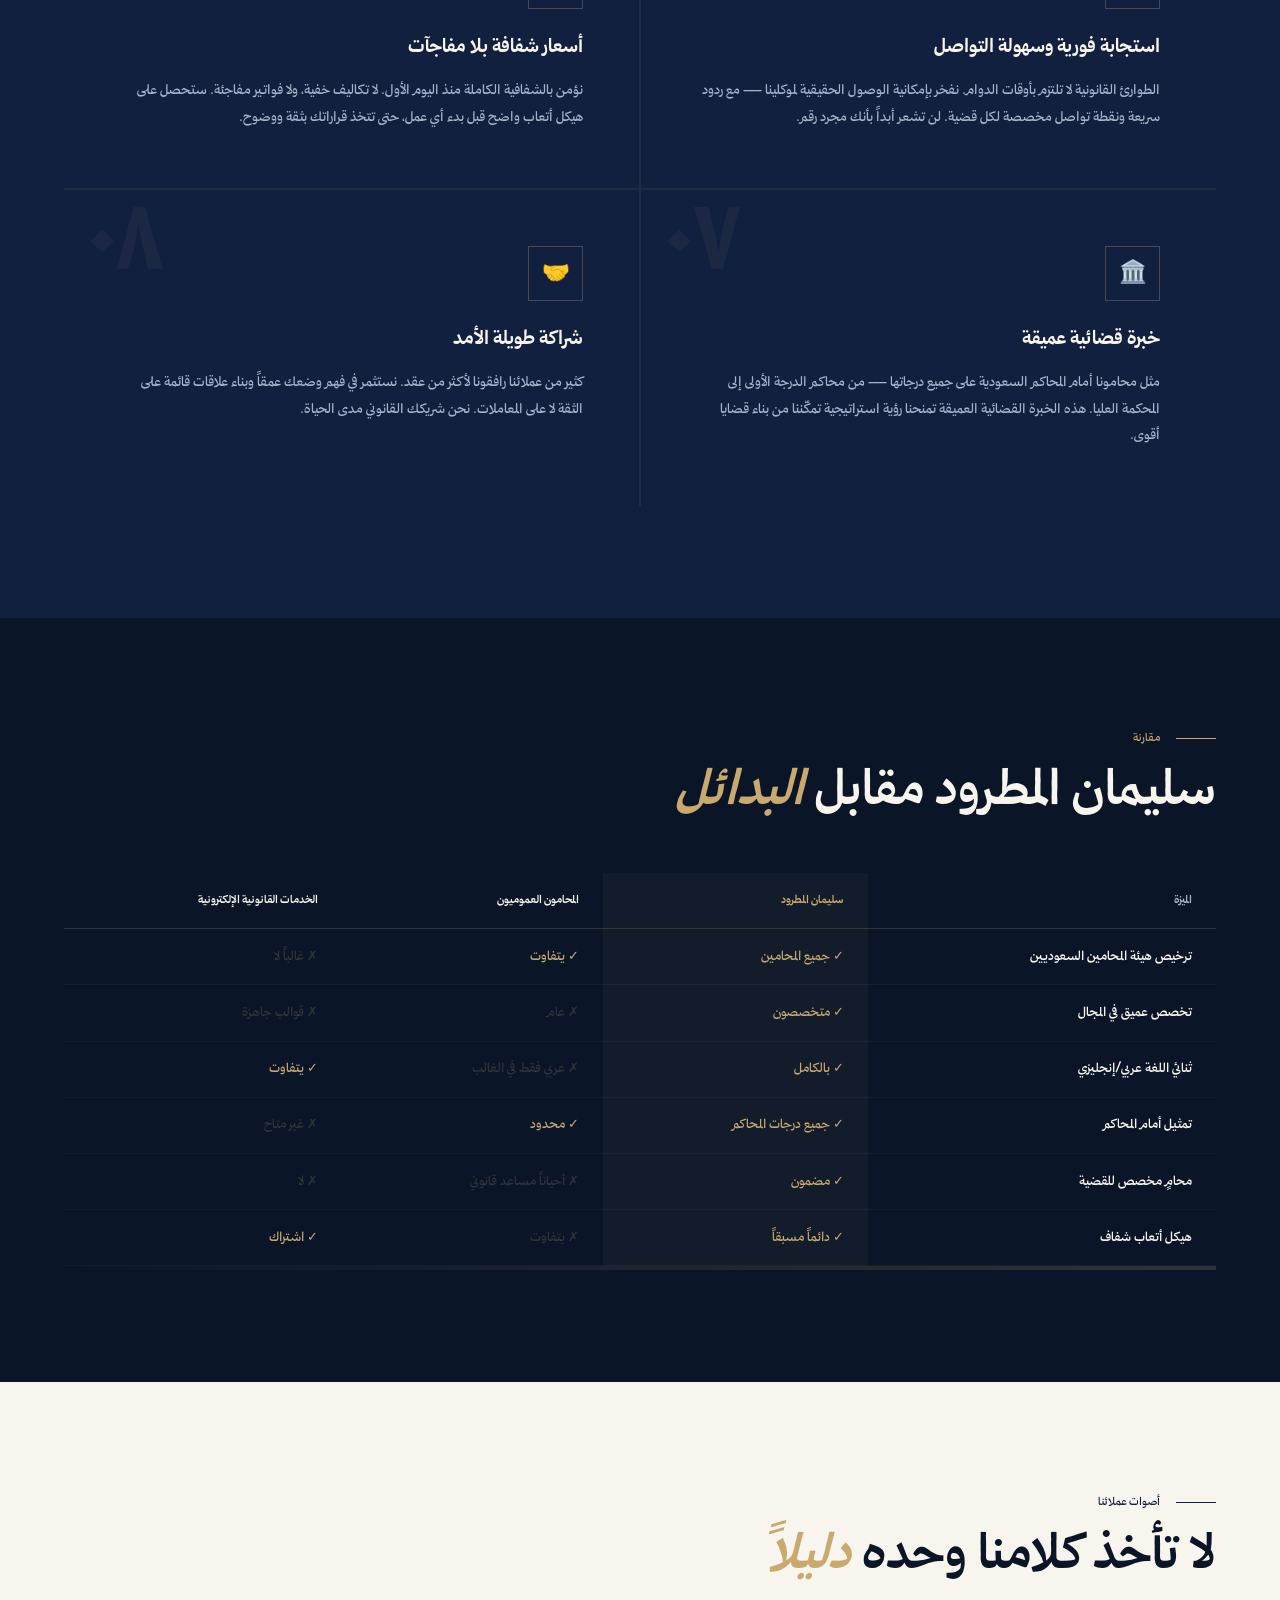
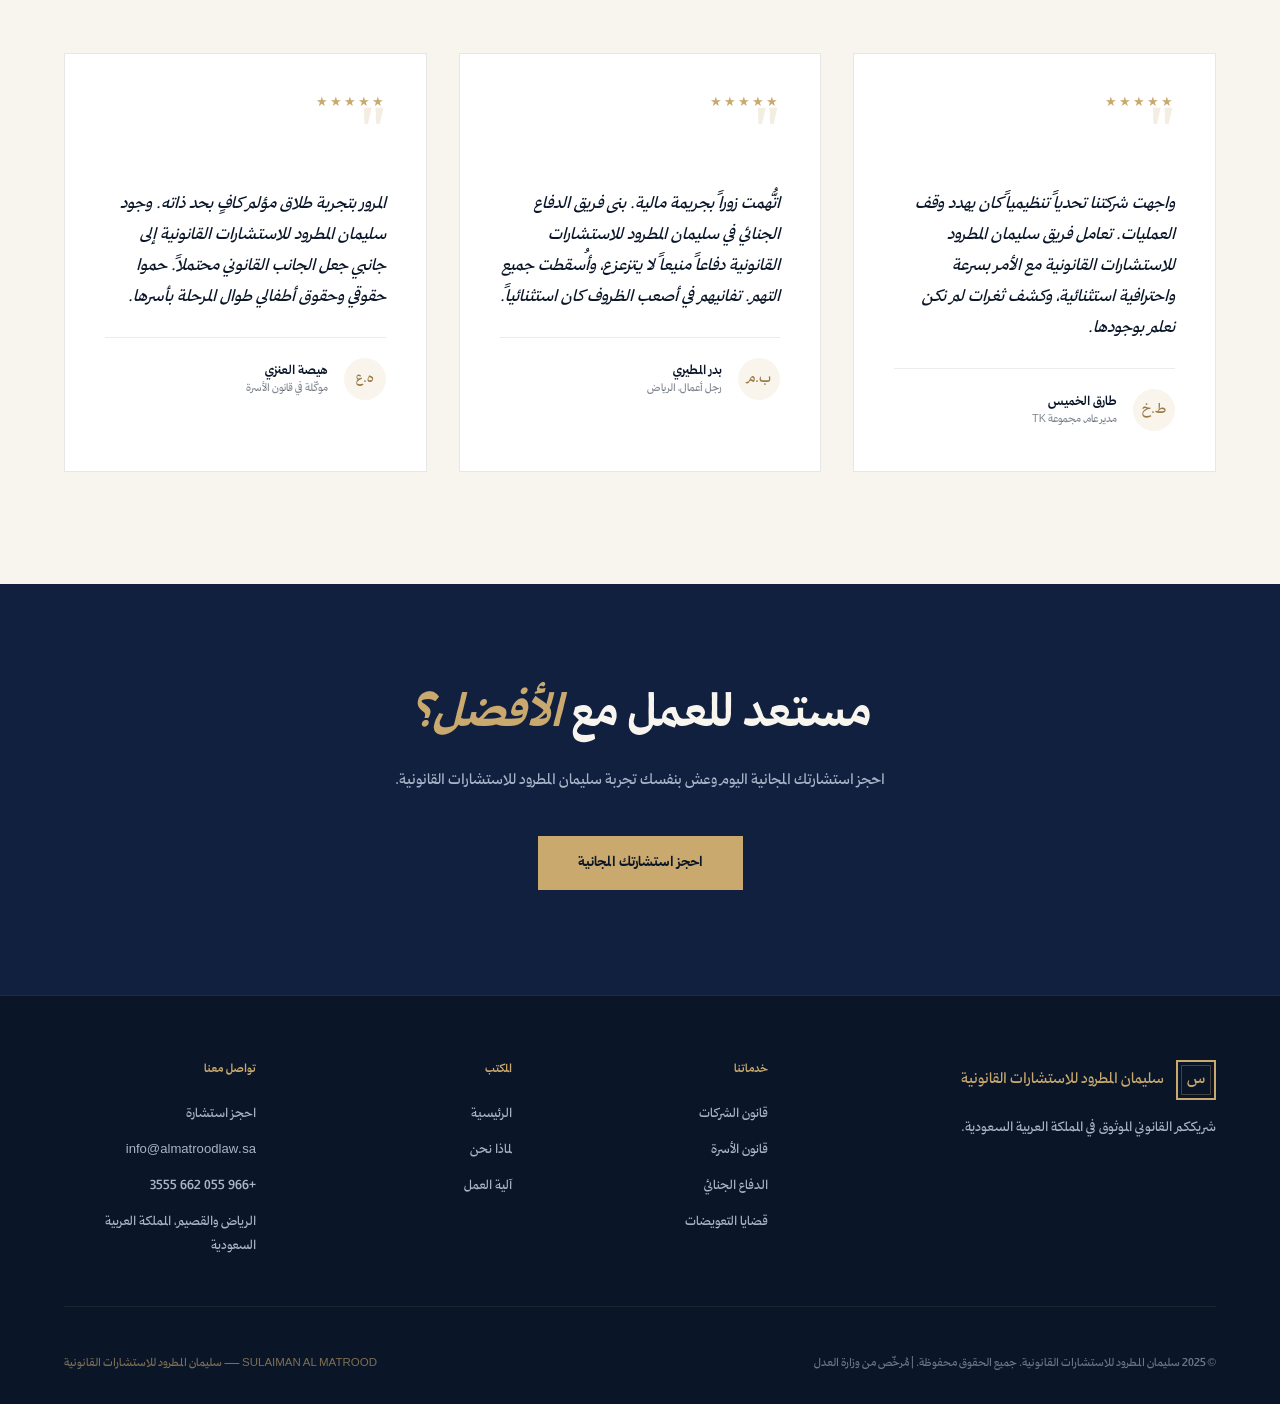
<file: why-us.html>
<!DOCTYPE html>
<html lang="ar" dir="rtl">
<head>
<meta charset="UTF-8"><meta name="viewport" content="width=device-width, initial-scale=1.0, viewport-fit=cover">
<title>لماذا تختار سليمان المطرود للاستشارات القانونية | محامٍ موثوق في الرياض والقصيم</title>


<!-- ═══ SEO META ═══ -->
<meta name="description" content="٨ أسباب تجعل سليمان المطرود للاستشارات القانونية الخيار الأول في الرياض والقصيم: خبرة +٢٠ عاماً، ترخيص وزارة العدل، استشارة مجانية، خدمة ثنائية اللغة.">
<meta name="keywords" content="أفضل محامي الرياض, محامي موثوق القصيم, مكتب محاماة متميز السعودية, استشارات قانونية مجانية, best lawyer Riyadh, trusted Saudi attorney, legal consultations Al Qasim, licensed law firm Saudi Arabia, Sulaiman Al Matrood">
<meta name="author" content="سليمان بن منصور المطرود">
<!--Microsoft Clarity tag-->
<script type="text/javascript">
    (function(c,l,a,r,i,t,y){
        c[a]=c[a]||function(){(c[a].q=c[a].q||[]).push(arguments)};
        t=l.createElement(r);t.async=1;t.src="https://www.clarity.ms/tag/"+i;
        y=l.getElementsByTagName(r)[0];y.parentNode.insertBefore(t,y);
    })(window, document, "clarity", "script", "vrbck39c0g");
</script>
<!-- Google tag (gtag.js) -->
<script async src="https://www.googletagmanager.com/gtag/js?id=G-FLZWBNYDX8"></script>
<script>
  window.dataLayer = window.dataLayer || [];
  function gtag(){dataLayer.push(arguments);}
  gtag('js', new Date());

  gtag('config', 'G-FLZWBNYDX8');
</script>
<!-- B2: Google Search Console — replace with your verification code -->
<meta name="google-site-verification" content="YOUR_SEARCH_CONSOLE_CODE">
<link rel="sitemap" type="application/xml" href="/sitemap.xml">
<meta name="robots" content="index, follow">
<link rel="canonical" href="https://www.almatroodlaw.sa/why-us.html">
<link rel="alternate" hreflang="ar" href="https://www.almatroodlaw.sa/why-us.html">
<link rel="alternate" hreflang="en" href="https://www.almatroodlaw.sa/why-us.html">
<link rel="alternate" hreflang="x-default" href="https://www.almatroodlaw.sa/why-us.html">
<meta property="og:type" content="website">
<meta property="og:url" content="https://www.almatroodlaw.sa/why-us.html">
<meta property="og:title" content="لماذا سليمان المطرود للاستشارات القانونية؟">
<meta property="og:description" content="اكتشف ما يميّزنا: خبرة قانونية واسعة، ترخيص وزارة العدل، خدمة ثنائية اللغة، استشارة مجانية في الرياض والقصيم.">
<meta property="og:site_name" content="سليمان المطرود للاستشارات القانونية">
<meta property="og:locale" content="ar_SA">
<script type="application/ld+json">
{
  "@context": "https://schema.org",
  "@type": "WebPage",
  "name": "لماذا سليمان المطرود للاستشارات القانونية",
  "url": "https://www.almatroodlaw.sa/why-us.html",
  "isPartOf": { "@id": "https://www.almatroodlaw.sa/#firm" },
  "breadcrumb": {
    "@type": "BreadcrumbList",
    "itemListElement": [
      { "@type": "ListItem", "position": 1, "name": "الرئيسية", "item": "https://www.almatroodlaw.sa/" },
      { "@type": "ListItem", "position": 2, "name": "لماذا نحن", "item": "https://www.almatroodlaw.sa/why-us.html" }
    ]
  }
}
</script>

<link href="https://fonts.googleapis.com/css2?family=Playfair+Display:wght@400;600;700;900&family=Montserrat:wght@300;400;500;600&family=Tajawal:wght@300;400;500;700&family=Amiri:ital,wght@0,400;0,700;1,400&display=swap" rel="stylesheet">
<style>
:root{--gold:#C9A96E;--gold-light:#E8D5A3;--gold-dark:#9A7A45;--navy:#0A1628;--navy-mid:#122040;--navy-light:#1A2F55;--cream:#F8F4EE;--text-light:#A8B4C8;--font-body:'Tajawal',sans-serif;--font-display:'Amiri',serif;}
[lang="en"]{--font-body:'Montserrat',sans-serif;--font-display:'Playfair Display',serif;}
*{margin:0;padding:0;box-sizing:border-box;}html{scroll-behavior:smooth;}
body{font-family:var(--font-body);background:var(--navy);color:var(--cream);overflow-x:hidden;}
.lang-toggle{display:flex;align-items:center;border:1px solid rgba(201,169,110,0.4);overflow:hidden;}
.lang-btn{padding:0.4rem 0.85rem;font-size:0.65rem;font-weight:600;cursor:pointer;background:transparent;border:none;color:var(--text-light);font-family:var(--font-body);transition:all 0.2s;}
.lang-btn.active{background:var(--gold);color:var(--navy);}.lang-btn:not(.active):hover{color:var(--gold);}
nav{position:fixed;top:0;left:0;right:0;z-index:1000;padding:1.5rem 4rem;display:flex;align-items:center;justify-content:space-between;transition:all 0.4s ease;}
nav.scrolled{background:rgba(10,22,40,0.97);backdrop-filter:blur(10px);padding:1rem 4rem;border-bottom:1px solid rgba(201,169,110,0.2);}
.nav-logo{font-family:var(--font-display);color:var(--gold);text-decoration:none;display:flex;align-items:center;gap:0.75rem;}
.logo-mark{width:40px;height:40px;border:2px solid var(--gold);display:flex;align-items:center;justify-content:center;font-size:1rem;position:relative;flex-shrink:0;}
.logo-mark::before{content:'';position:absolute;inset:3px;border:1px solid rgba(201,169,110,0.3);}
.nav-links{display:flex;gap:2rem;list-style:none;}
.nav-links a{color:var(--cream);text-decoration:none;font-size:0.78rem;transition:color 0.3s;position:relative;}
[lang="en"] .nav-links a{font-size:0.7rem;letter-spacing:0.1em;text-transform:uppercase;}
.nav-links a::after{content:'';position:absolute;bottom:-4px;left:0;right:0;height:1px;background:var(--gold);transform:scaleX(0);transition:transform 0.3s;}
.nav-links a:hover,.nav-links a.active{color:var(--gold);}.nav-links a:hover::after,.nav-links a.active::after{transform:scaleX(1);}
.nav-right{display:flex;align-items:center;gap:1.25rem;}
.nav-cta{background:transparent;border:1px solid var(--gold);color:var(--gold);padding:0.6rem 1.4rem;font-family:var(--font-body);font-size:0.78rem;cursor:pointer;transition:all 0.3s;text-decoration:none;white-space:nowrap;}
.nav-cta:hover{background:var(--gold);color:var(--navy);}
.page-hero{min-height:50vh;position:relative;display:flex;align-items:center;overflow:hidden;}
.page-hero-bg{position:absolute;inset:0;background:radial-gradient(ellipse at 40% 50%,rgba(201,169,110,0.07) 0%,transparent 60%),linear-gradient(135deg,var(--navy) 0%,var(--navy-mid) 100%);}
[lang="en"] .page-hero-bg{background:radial-gradient(ellipse at 60% 50%,rgba(201,169,110,0.07) 0%,transparent 60%),linear-gradient(135deg,var(--navy) 0%,var(--navy-mid) 100%);}
.page-hero-grid{position:absolute;inset:0;background-image:linear-gradient(rgba(201,169,110,0.04) 1px,transparent 1px),linear-gradient(90deg,rgba(201,169,110,0.04) 1px,transparent 1px);background-size:60px 60px;}
.page-hero-content{position:relative;max-width:1400px;margin:0 auto;padding:0 4rem;padding-top:8rem;padding-bottom:4rem;opacity:0;transform:translateY(20px);animation:fadeUp 0.9s ease 0.4s forwards;}
@keyframes fadeUp{to{opacity:1;transform:translateY(0);}}
.breadcrumb{display:flex;align-items:center;gap:0.75rem;margin-bottom:1.5rem;font-size:0.72rem;color:var(--text-light);}
.breadcrumb a{color:var(--gold);text-decoration:none;}
.page-title{font-family:var(--font-display);font-size:clamp(2.5rem,6vw,5rem);font-weight:700;line-height:1.15;color:var(--cream);margin-bottom:1.5rem;}
.page-title em{font-style:italic;color:var(--gold);}
.page-subtitle{max-width:650px;font-size:1rem;color:var(--text-light);line-height:1.9;font-weight:300;}
.container{max-width:1400px;margin:0 auto;padding:0 4rem;}
section{padding:7rem 0;}
.section-label{display:flex;align-items:center;gap:1rem;margin-bottom:1rem;}
.section-label-line{width:40px;height:1px;background:var(--gold);}
.section-label-text{font-size:0.72rem;color:var(--gold);}
[lang="en"] .section-label-text{font-size:0.6rem;letter-spacing:0.4em;text-transform:uppercase;}
.section-title{font-family:var(--font-display);font-size:clamp(2rem,4vw,3.2rem);font-weight:600;line-height:1.2;color:var(--cream);margin-bottom:1.5rem;}
.section-title em{font-style:italic;color:var(--gold);}
.reveal{opacity:0;transform:translateY(25px);transition:opacity 0.7s ease,transform 0.7s ease;}
.reveal.visible{opacity:1;transform:translateY(0);}
.reveal-delay-1{transition-delay:0.15s;}.reveal-delay-2{transition-delay:0.3s;}.reveal-delay-3{transition-delay:0.45s;}

/* STATS BAND */
.stats-band{background:var(--gold);padding:4rem 0;}
.stats-inner{max-width:1400px;margin:0 auto;padding:0 4rem;display:grid;grid-template-columns:repeat(4,1fr);gap:2rem;text-align:center;}
.stat-n{font-family:var(--font-display);font-size:3.5rem;color:var(--navy);font-weight:700;line-height:1;}
.stat-l{font-size:0.82rem;color:rgba(10,22,40,0.75);margin-top:0.5rem;font-weight:600;}

/* REASONS */
#reasons{background:var(--navy-mid);}
.reasons-grid{display:grid;grid-template-columns:repeat(2,1fr);gap:2px;margin-top:4rem;background:rgba(201,169,110,0.08);}
.reason-card{background:var(--navy-mid);padding:3.5rem;position:relative;overflow:hidden;transition:background 0.3s;}
.reason-card:hover{background:var(--navy-light);}
.reason-card::after{content:'';position:absolute;bottom:0;right:0;width:100%;height:3px;background:var(--gold);transform:scaleX(0);transform-origin:right;transition:transform 0.4s;}
[lang="en"] .reason-card::after{transform-origin:left;}
.reason-card:hover::after{transform:scaleX(1);}
.reason-num{font-family:var(--font-display);font-size:5.5rem;color:rgba(201,169,110,0.06);font-weight:900;position:absolute;top:1rem;left:1.5rem;line-height:1;}
[lang="en"] .reason-num{left:auto;right:1.5rem;}
.reason-icon{width:55px;height:55px;border:1px solid rgba(201,169,110,0.3);display:flex;align-items:center;justify-content:center;font-size:1.4rem;margin-bottom:1.5rem;transition:all 0.3s;}
.reason-card:hover .reason-icon{background:rgba(201,169,110,0.08);border-color:var(--gold);}
.reason-title{font-family:var(--font-display);font-size:1.25rem;color:var(--cream);margin-bottom:1rem;}
.reason-desc{font-size:0.87rem;color:var(--text-light);line-height:1.9;font-weight:300;}

/* COMPARISON TABLE */
#compare{background:var(--navy);}
.compare-wrap{overflow-x:auto;margin-top:3rem;}
.compare-table{width:100%;border-collapse:collapse;min-width:600px;}
.compare-table th{padding:1.2rem 1.5rem;text-align:right;font-size:0.72rem;font-weight:600;border-bottom:1px solid rgba(201,169,110,0.2);}
[lang="en"] .compare-table th{text-align:left;}
.compare-table th:first-child{color:var(--text-light);}
.compare-table th.highlight{color:var(--gold);}
.compare-table td{padding:1.1rem 1.5rem;font-size:0.83rem;color:var(--text-light);border-bottom:1px solid rgba(201,169,110,0.06);text-align:right;}
[lang="en"] .compare-table td{text-align:left;}
.compare-table td:first-child{color:var(--cream);font-weight:500;}
.compare-table tr:hover td{background:rgba(201,169,110,0.02);}
.check{color:var(--gold);}
.cross{color:rgba(201,169,110,0.2);}
.col-us{background:rgba(201,169,110,0.04);}

/* TESTIMONIALS */
#proof{background:var(--cream);color:var(--navy);}
#proof .section-title{color:var(--navy);}
#proof .section-label-line{background:var(--navy-mid);}
#proof .section-label-text{color:var(--navy-mid);}
.t-row{display:grid;grid-template-columns:repeat(3,1fr);gap:2rem;margin-top:4rem;}
.t-card{padding:2.5rem;border:1px solid rgba(10,22,40,0.1);background:white;transition:box-shadow 0.3s;}
.t-card:hover{box-shadow:0 20px 50px rgba(10,22,40,0.08);}
.stars{color:var(--gold);font-size:0.8rem;letter-spacing:2px;margin-bottom:1rem;}
.t-quote{font-family:var(--font-display);font-size:4.5rem;color:rgba(201,169,110,0.2);line-height:0.5;margin-bottom:1.5rem;display:block;}
.t-text{font-family:var(--font-display);font-size:1.05rem;color:var(--navy);line-height:1.85;font-style:italic;margin-bottom:1.5rem;}
.t-author{display:flex;align-items:center;gap:1rem;border-top:1px solid rgba(10,22,40,0.08);padding-top:1.25rem;}
.t-avatar{width:42px;height:42px;background:rgba(201,169,110,0.12);border-radius:50%;display:flex;align-items:center;justify-content:center;font-family:var(--font-display);font-size:0.9rem;color:var(--gold-dark);flex-shrink:0;}
.t-name{font-size:0.82rem;color:var(--navy);font-weight:600;}
.t-role{font-size:0.68rem;color:rgba(10,22,40,0.5);}

/* CTA BAND */
.cta-band{background:var(--navy-mid);padding:6rem 0;text-align:center;}
.cta-band h2{font-family:var(--font-display);font-size:clamp(1.8rem,4vw,3rem);color:var(--cream);margin-bottom:1rem;}
.cta-band p{font-size:0.95rem;color:var(--text-light);max-width:550px;margin:0 auto 2.5rem;line-height:1.9;}
.btn-gold{background:var(--gold);color:var(--navy);padding:1rem 2.5rem;font-family:var(--font-body);font-size:0.9rem;font-weight:700;border:none;cursor:pointer;text-decoration:none;display:inline-block;transition:background 0.3s;}
[lang="en"] .btn-gold{font-size:0.7rem;letter-spacing:0.15em;text-transform:uppercase;}
.btn-gold:hover{background:var(--gold-light);}

footer{background:var(--navy);border-top:1px solid rgba(201,169,110,0.15);padding:4rem 0 2rem;}
.footer-grid{display:grid;grid-template-columns:2fr 1fr 1fr 1fr;gap:4rem;margin-bottom:3rem;padding-bottom:3rem;border-bottom:1px solid rgba(201,169,110,0.1);}
.footer-brand p{font-size:0.85rem;color:var(--text-light);line-height:1.9;margin-top:1rem;max-width:280px;}
.footer-heading{font-size:0.75rem;color:var(--gold);margin-bottom:1.5rem;font-weight:600;}
.footer-links{list-style:none;display:flex;flex-direction:column;gap:0.75rem;}
.footer-links a{color:var(--text-light);text-decoration:none;font-size:0.82rem;transition:color 0.3s;}
.footer-links a:hover{color:var(--cream);}
.footer-bottom{display:flex;justify-content:space-between;align-items:center;flex-wrap:wrap;gap:1rem;}
.footer-copy{font-size:0.72rem;color:var(--text-light);opacity:0.6;}
.footer-dual{font-size:0.72rem;color:var(--gold);opacity:0.6;}
@media(max-width:900px){
  nav{padding:1rem 1.5rem;}nav.scrolled{padding:0.8rem 1.5rem;}
  .nav-links,.nav-cta{display:none;}
  .container{padding:0 1.5rem;}
  .page-hero-content{padding:0 1.5rem;padding-top:7rem;padding-bottom:3rem;}
  .stats-inner{grid-template-columns:repeat(2,1fr);padding:0 1.5rem;}
  .reasons-grid{grid-template-columns:1fr;}
  .t-row{grid-template-columns:1fr;}
  .footer-grid{grid-template-columns:1fr 1fr;}
  section{padding:5rem 0;}
}

  /* HAMBURGER BUTTON */
  .hamburger{display:none;flex-direction:column;gap:5px;cursor:pointer;padding:8px;z-index:1100;background:none;border:none;}
  .hamburger span{display:block;width:24px;height:2px;background:var(--gold);transition:all 0.3s ease;}
  .hamburger.active span:nth-child(1){transform:rotate(45deg) translate(5px,5px);}
  .hamburger.active span:nth-child(2){opacity:0;}
  .hamburger.active span:nth-child(3){transform:rotate(-45deg) translate(5px,-5px);}

  /* MOBILE MENU OVERLAY */
  .mobile-menu{position:fixed;inset:0;background:rgba(10,22,40,0.98);backdrop-filter:blur(20px);z-index:1050;display:flex;flex-direction:column;align-items:center;justify-content:center;gap:0;opacity:0;visibility:hidden;transition:all 0.4s ease;}
  .mobile-menu.open{opacity:1;visibility:visible;}
  .mobile-menu a{color:var(--cream);text-decoration:none;font-family:var(--font-display);font-size:1.5rem;padding:0.8rem 0;transition:color 0.3s;opacity:0;transform:translateY(15px);display:block;}
  .mobile-menu.open a{opacity:1;transform:translateY(0);}
  .mobile-menu a:nth-child(1){transition-delay:0.1s;}
  .mobile-menu a:nth-child(2){transition-delay:0.15s;}
  .mobile-menu a:nth-child(3){transition-delay:0.2s;}
  .mobile-menu a:nth-child(4){transition-delay:0.25s;}
  .mobile-menu a:nth-child(5){transition-delay:0.3s;}
  .mobile-menu a:nth-child(6){transition-delay:0.35s;}
  .mobile-menu a:nth-child(7){transition-delay:0.4s;}
  .mobile-menu a:hover{color:var(--gold);}
  .mobile-menu .mobile-cta{margin-top:1.5rem;background:var(--gold);color:var(--navy);padding:0.9rem 2.5rem;font-family:var(--font-body);font-size:0.85rem;font-weight:600;text-decoration:none;display:inline-block;}
  .mobile-menu .mobile-lang{display:flex;gap:0;border:1px solid rgba(201,169,110,0.4);margin-top:1.5rem;overflow:hidden;}
  .mobile-menu .mobile-lang .lang-btn{padding:0.5rem 1.2rem;font-size:0.75rem;font-weight:600;cursor:pointer;background:transparent;border:none;color:var(--text-light);font-family:var(--font-body);transition:all 0.2s;}
  .mobile-menu .mobile-lang .lang-btn.active{background:var(--gold);color:var(--navy);}

  @media(max-width:900px){
    .hamburger{display:flex;}
    body.menu-open{overflow:hidden;}
  }

  @media(max-width:480px){
    .hero-stats{flex-direction:column;gap:1.5rem;}
    .stat-number{font-size:2rem;}
    .hero-title{font-size:clamp(2rem,8vw,3rem);}
    .section-title{font-size:clamp(1.6rem,5vw,2.5rem);}
    .hero-body{font-size:0.9rem;}
    .hero-actions{flex-direction:column;align-items:stretch;}
    .btn-primary{text-align:center;}
    .team-grid,.testimonials-grid,.support-grid,.why-grid,.footer-grid{grid-template-columns:1fr !important;}
    .footer-bottom{flex-direction:column;gap:0.8rem;text-align:center;}
    .stats-inner{grid-template-columns:1fr !important;}
    .area-steps{grid-template-columns:1fr !important;}
    nav{padding:1rem 1rem !important;} nav.scrolled{padding:0.8rem 1rem !important;}
    .container{padding:0 1rem !important;}
    .hero-content{padding:0 1rem !important;padding-top:6rem !important;}
    .page-hero-content{padding:0 1rem !important;padding-top:6rem !important;padding-bottom:2rem !important;}
    .mobile-menu a{font-size:1.2rem;padding:0.6rem 0;}
    .scroll-indicator{display:none;}
  }

</style>
<link rel="stylesheet" href="global-enhancements.css">
</head>
<body>

<nav id="navbar">
  <a href="index.html" class="nav-logo">
    <div class="logo-mark" data-ar="س" data-en="S">س</div>
    <div>
      <div style="font-family:var(--font-display);font-size:0.95rem;color:var(--gold);" data-ar="سليمان المطرود" data-en="SULAIMAN AL MATROOD">سليمان المطرود</div>
      <div style="font-size:0.6rem;color:var(--text-light);" data-ar="للاستشارات القانونية" data-en="LEGAL CONSULTATIONS">للاستشارات القانونية</div>
    </div>
  </a>
  <ul class="nav-links">
    <li><a href="index.html" data-ar="الرئيسية" data-en="Home">الرئيسية</a></li>
    <li><a href="services.html" data-ar="خدماتنا" data-en="Services">خدماتنا</a></li>
    <li><a href="why-us.html" class="active" data-ar="لماذا نحن" data-en="Why Us">لماذا نحن</a></li>
    <li><a href="process.html" data-ar="آلية العمل" data-en="Our Process">آلية العمل</a></li>
    <li><a href="contact.html" data-ar="تواصل معنا" data-en="Contact">تواصل معنا</a></li>
  </ul>
  <div class="nav-right">
    <div class="lang-toggle">
      <button class="lang-btn active" onclick="setLang('ar')">العربية</button>
      <button class="lang-btn" onclick="setLang('en')">EN</button>
    </div>
    <a href="contact.html" class="nav-cta" data-ar="استشارة مجانية" data-en="Free Consultation">استشارة مجانية</a>
  </div>

  <button class="hamburger" aria-label="Menu" onclick="toggleMobileMenu()">
    <span></span><span></span><span></span>
  </button>
</nav>
<div class="mobile-menu" id="mobileMenu">
  <a href="index.html" data-ar="الرئيسية" data-en="Home">الرئيسية</a>
  <a href="services.html" data-ar="خدماتنا" data-en="Services">خدماتنا</a>
  <a href="why-us.html" data-ar="لماذا نحن" data-en="Why Us">لماذا نحن</a>
  <a href="process.html" data-ar="آلية العمل" data-en="Our Process">آلية العمل</a>
  <a href="contact.html" data-ar="تواصل معنا" data-en="Contact">تواصل معنا</a>
  <a href="contact.html" class="mobile-cta" data-ar="استشارة مجانية" data-en="Free Consultation">استشارة مجانية</a>
  <div class="mobile-lang">
    <button class="lang-btn active" onclick="setLang('ar')">العربية</button>
    <button class="lang-btn" onclick="setLang('en')">EN</button>
  </div>
</div>


<div class="page-hero">
  <div class="page-hero-bg"></div>
  <div class="page-hero-grid"></div>
  <div class="page-hero-content">
    <div class="breadcrumb">
      <a href="index.html" data-ar="الرئيسية" data-en="Home">الرئيسية</a>
      <span style="opacity:0.4;margin:0 0.25rem;">/</span>
      <span data-ar="لماذا نحن" data-en="Why Choose Us">لماذا نحن</span>
    </div>
    <h1 class="page-title" data-ar="ما يُميّز <em>سليمان المطرود</em>" data-en="The Sulaiman Al Matrood <em>Difference</em>">ما يُميّز <em>سليمان المطرود</em></h1>
    <p class="page-subtitle" data-ar="اختيار المكتب القانوني المناسب من أهم القرارات. إليك لماذا وثق بنا مئات العملاء في أرجاء المملكة لتولّي قضاياهم الأكثر أهمية." data-en="Choosing a law firm is one of the most important decisions you'll make. Here's why hundreds of clients across Saudi Arabia have trusted us with their most critical legal matters.">اختيار المكتب القانوني المناسب من أهم القرارات. إليك لماذا وثق بنا مئات العملاء في أرجاء المملكة لتولّي قضاياهم الأكثر أهمية.</p>
  </div>
</div>

<!-- STATS -->
<div class="stats-band">
  <div class="stats-inner">
    <div><div class="stat-n">+800</div><div class="stat-l" data-ar="قضية ناجحة" data-en="Cases Won">قضية ناجحة</div></div>
    <div><div class="stat-n">+15</div><div class="stat-l" data-ar="سنة خبرة" data-en="Years Experience">سنة خبرة</div></div>
    <div><div class="stat-n">98%</div><div class="stat-l" data-ar="معدل رضا العملاء" data-en="Client Satisfaction Rate">معدل رضا العملاء</div></div>
    <div><div class="stat-n">4</div><div class="stat-l" data-ar="تخصصات قانونية متخصصة" data-en="Specialized Practice Areas">تخصصات قانونية متخصصة</div></div>
  </div>
</div>

<!-- REASONS -->
<section id="reasons">
  <div class="container">
    <div class="section-label reveal"><div class="section-label-line"></div><span class="section-label-text" data-ar="مزاياتنا" data-en="Our Advantages">مزاياتنا</span></div>
    <h2 class="section-title reveal" data-ar="٨ أسباب تجعلك تختار <em>سليمان المطرود</em>" data-en="8 Reasons to Choose <em>Sulaiman Al Matrood</em>">٨ أسباب تجعلك تختار <em>سليمان المطرود</em></h2>
    <div class="reasons-grid">
      <div class="reason-card reveal">
        <div class="reason-num">٠١</div>
        <div class="reason-icon">⚖️</div>
        <h3 class="reason-title" data-ar="مُرخّص من وزارة العدل" data-en="Ministry of Justice Licensed">مُرخّص من وزارة العدل</h3>
        <p class="reason-desc" data-ar="جميع محامينا مرخّصون تماماً من هيئة المحامين السعوديين ووزارة العدل، مما يضمن التزامنا بأعلى المعايير المهنية والأخلاقية في المملكة العربية السعودية." data-en="Every attorney at Al Matrood Law Firm is fully licensed by the Saudi Bar Association and the Ministry of Justice, ensuring compliance with all local regulations and the Kingdom's highest professional standards.">جميع محامينا مرخّصون تماماً من هيئة المحامين السعوديين ووزارة العدل، مما يضمن التزامنا بأعلى المعايير المهنية والأخلاقية في المملكة العربية السعودية.</p>
      </div>
      <div class="reason-card reveal reveal-delay-1">
        <div class="reason-num">٠٢</div>
        <div class="reason-icon">🌐</div>
        <h3 class="reason-title" data-ar="ثنائي اللغة: عربي وإنجليزي" data-en="Bilingual Arabic & English">ثنائي اللغة: عربي وإنجليزي</h3>
        <p class="reason-desc" data-ar="نخدم موكلينا السعوديين والدوليين بلغة عربية وإنجليزية سليمة تماماً، لضمان أن لا شيء يضيع في الترجمة عندما يكون الأمر على المحك." data-en="We serve both Saudi and international clients with complete fluency in Arabic and English — ensuring nothing is lost in translation when it matters most. Our bilingual capability is critical for corporate and cross-border cases.">نخدم موكلينا السعوديين والدوليين بلغة عربية وإنجليزية سليمة تماماً، لضمان أن لا شيء يضيع في الترجمة عندما يكون الأمر على المحك.</p>
      </div>
      <div class="reason-card reveal">
        <div class="reason-num">٠٣</div>
        <div class="reason-icon">🎯</div>
        <h3 class="reason-title" data-ar="متخصصون وليس عموميين" data-en="Specialized, Not Generalist">متخصصون وليس عموميين</h3>
        <p class="reason-desc" data-ar="على عكس المحامين العموميين، يتخصص محامونا تخصصاً عميقاً في مجالاتهم. حين تأتينا بقضية جنائية، تحظى بمحامٍ جنائي متخصص — لا بشخص يتناول كل أنواع القضايا." data-en="Unlike general practitioners who handle everything, our attorneys specialize deeply in their practice areas. When you come to us for criminal defense, you get a dedicated specialist — not someone who dabbles across all fields.">على عكس المحامين العموميين، يتخصص محامونا تخصصاً عميقاً في مجالاتهم. حين تأتينا بقضية جنائية، تحظى بمحامٍ جنائي متخصص — لا بشخص يتناول كل أنواع القضايا.</p>
      </div>
      <div class="reason-card reveal reveal-delay-1">
        <div class="reason-num">٠٤</div>
        <div class="reason-icon">🔒</div>
        <h3 class="reason-title" data-ar="سرية مطلقة" data-en="Strict Confidentiality">سرية مطلقة</h3>
        <p class="reason-desc" data-ar="خصوصيتك أولويتنا القصوى. كل استشارة وكل ملف قضية يُعامَل بأعلى درجات السرية المهنية المطلقة. أنظمتنا وبروتوكولاتنا تضمن عدم تسرب أي معلومة." data-en="Your privacy is paramount. All consultations and case files are treated with the strictest professional confidentiality. Our secure systems and protocols ensure your information is never compromised.">خصوصيتك أولويتنا القصوى. كل استشارة وكل ملف قضية يُعامَل بأعلى درجات السرية المهنية المطلقة. أنظمتنا وبروتوكولاتنا تضمن عدم تسرب أي معلومة.</p>
      </div>
      <div class="reason-card reveal">
        <div class="reason-num">٠٥</div>
        <div class="reason-icon">📱</div>
        <h3 class="reason-title" data-ar="استجابة فورية وسهولة التواصل" data-en="Responsive & Accessible">استجابة فورية وسهولة التواصل</h3>
        <p class="reason-desc" data-ar="الطوارئ القانونية لا تلتزم بأوقات الدوام. نفخر بإمكانية الوصول الحقيقية لموكلينا — مع ردود سريعة ونقطة تواصل مخصصة لكل قضية. لن تشعر أبداً بأنك مجرد رقم." data-en="Legal emergencies don't respect business hours. We pride ourselves on being genuinely accessible to our clients — with rapid response times and a dedicated point of contact for every matter.">الطوارئ القانونية لا تلتزم بأوقات الدوام. نفخر بإمكانية الوصول الحقيقية لموكلينا — مع ردود سريعة ونقطة تواصل مخصصة لكل قضية. لن تشعر أبداً بأنك مجرد رقم.</p>
      </div>
      <div class="reason-card reveal reveal-delay-1">
        <div class="reason-num">٠٦</div>
        <div class="reason-icon">📋</div>
        <h3 class="reason-title" data-ar="أسعار شفافة بلا مفاجآت" data-en="Transparent Pricing">أسعار شفافة بلا مفاجآت</h3>
        <p class="reason-desc" data-ar="نؤمن بالشفافية الكاملة منذ اليوم الأول. لا تكاليف خفية، ولا فواتير مفاجئة. ستحصل على هيكل أتعاب واضح قبل بدء أي عمل، حتى تتخذ قراراتك بثقة ووضوح." data-en="We believe in complete transparency about fees from day one. No hidden costs, no surprise invoices. You'll receive a clear fee structure before we begin any work, so you can make informed decisions without financial uncertainty.">نؤمن بالشفافية الكاملة منذ اليوم الأول. لا تكاليف خفية، ولا فواتير مفاجئة. ستحصل على هيكل أتعاب واضح قبل بدء أي عمل، حتى تتخذ قراراتك بثقة ووضوح.</p>
      </div>
      <div class="reason-card reveal">
        <div class="reason-num">٠٧</div>
        <div class="reason-icon">🏛️</div>
        <h3 class="reason-title" data-ar="خبرة قضائية عميقة" data-en="Deep Court Experience">خبرة قضائية عميقة</h3>
        <p class="reason-desc" data-ar="مثل محامونا أمام المحاكم السعودية على جميع درجاتها — من محاكم الدرجة الأولى إلى المحكمة العليا. هذه الخبرة القضائية العميقة تمنحنا رؤية استراتيجية تمكّننا من بناء قضايا أقوى." data-en="Our attorneys have appeared before Saudi courts at every level — from first-instance courts to the Supreme Court. This deep courtroom experience gives us the strategic insight to build stronger cases.">مثل محامونا أمام المحاكم السعودية على جميع درجاتها — من محاكم الدرجة الأولى إلى المحكمة العليا. هذه الخبرة القضائية العميقة تمنحنا رؤية استراتيجية تمكّننا من بناء قضايا أقوى.</p>
      </div>
      <div class="reason-card reveal reveal-delay-1">
        <div class="reason-num">٠٨</div>
        <div class="reason-icon">🤝</div>
        <h3 class="reason-title" data-ar="شراكة طويلة الأمد" data-en="Long-Term Partnerships">شراكة طويلة الأمد</h3>
        <p class="reason-desc" data-ar="كثير من عملائنا رافقونا لأكثر من عقد. نستثمر في فهم وضعك عمقاً وبناء علاقات قائمة على الثقة لا على المعاملات. نحن شريكك القانوني مدى الحياة." data-en="Many of our clients have been with us for over a decade. We invest in understanding your situation deeply and building relationships built on trust, not just transactions. We are your legal partner for life.">كثير من عملائنا رافقونا لأكثر من عقد. نستثمر في فهم وضعك عمقاً وبناء علاقات قائمة على الثقة لا على المعاملات. نحن شريكك القانوني مدى الحياة.</p>
      </div>
    </div>
  </div>
</section>

<!-- COMPARE TABLE -->
<section id="compare">
  <div class="container">
    <div class="section-label reveal"><div class="section-label-line"></div><span class="section-label-text" data-ar="مقارنة" data-en="Comparison">مقارنة</span></div>
    <h2 class="section-title reveal" data-ar="سليمان المطرود مقابل <em>البدائل</em>" data-en="Sulaiman Al Matrood vs <em>The Alternatives</em>">سليمان المطرود مقابل <em>البدائل</em></h2>
    <div class="compare-wrap reveal">
      <table class="compare-table">
        <thead>
          <tr>
            <th data-ar="الميزة" data-en="Feature">الميزة</th>
            <th class="highlight col-us" data-ar="سليمان المطرود" data-en="Sulaiman Al Matrood">سليمان المطرود</th>
            <th data-ar="المحامون العموميون" data-en="General Practitioners">المحامون العموميون</th>
            <th data-ar="الخدمات القانونية الإلكترونية" data-en="Online Legal Services">الخدمات القانونية الإلكترونية</th>
          </tr>
        </thead>
        <tbody>
          <tr><td data-ar="ترخيص هيئة المحامين السعوديين" data-en="Saudi Bar Licensed">ترخيص هيئة المحامين السعوديين</td><td class="col-us"><span class="check" data-ar="✓ جميع المحامين" data-en="✓ All Attorneys">✓ جميع المحامين</span></td><td><span class="check" data-ar="✓ يتفاوت" data-en="✓ Varies">✓ يتفاوت</span></td><td><span class="cross" data-ar="✗ غالباً لا" data-en="✗ Often Not">✗ غالباً لا</span></td></tr>
          <tr><td data-ar="تخصص عميق في المجال" data-en="Specialized Practice Areas">تخصص عميق في المجال</td><td class="col-us"><span class="check" data-ar="✓ متخصصون" data-en="✓ Deep Specialists">✓ متخصصون</span></td><td><span class="cross" data-ar="✗ عام" data-en="✗ Generalist">✗ عام</span></td><td><span class="cross" data-ar="✗ قوالب جاهزة" data-en="✗ Template-Based">✗ قوالب جاهزة</span></td></tr>
          <tr><td data-ar="ثنائي اللغة عربي/إنجليزي" data-en="Bilingual Arabic/English">ثنائي اللغة عربي/إنجليزي</td><td class="col-us"><span class="check" data-ar="✓ بالكامل" data-en="✓ Fully Bilingual">✓ بالكامل</span></td><td><span class="cross" data-ar="✗ عربي فقط في الغالب" data-en="✗ Arabic Only Typical">✗ عربي فقط في الغالب</span></td><td><span class="check" data-ar="✓ يتفاوت" data-en="✓ Varies">✓ يتفاوت</span></td></tr>
          <tr><td data-ar="تمثيل أمام المحاكم" data-en="Courtroom Representation">تمثيل أمام المحاكم</td><td class="col-us"><span class="check" data-ar="✓ جميع درجات المحاكم" data-en="✓ All Court Levels">✓ جميع درجات المحاكم</span></td><td><span class="check" data-ar="✓ محدود" data-en="✓ Limited">✓ محدود</span></td><td><span class="cross" data-ar="✗ غير متاح" data-en="✗ Not Offered">✗ غير متاح</span></td></tr>
          <tr><td data-ar="محامٍ مخصص للقضية" data-en="Dedicated Case Attorney">محامٍ مخصص للقضية</td><td class="col-us"><span class="check" data-ar="✓ مضمون" data-en="✓ Guaranteed">✓ مضمون</span></td><td><span class="cross" data-ar="✗ أحياناً مساعد قانوني" data-en="✗ Often Paralegal">✗ أحياناً مساعد قانوني</span></td><td><span class="cross" data-ar="✗ لا" data-en="✗ No">✗ لا</span></td></tr>
          <tr><td data-ar="هيكل أتعاب شفاف" data-en="Transparent Fee Structure">هيكل أتعاب شفاف</td><td class="col-us"><span class="check" data-ar="✓ دائماً مسبقاً" data-en="✓ Always Upfront">✓ دائماً مسبقاً</span></td><td><span class="cross" data-ar="✗ يتفاوت" data-en="✗ Varies">✗ يتفاوت</span></td><td><span class="check" data-ar="✓ اشتراك" data-en="✓ Subscription">✓ اشتراك</span></td></tr>
        </tbody>
      </table>
    </div>
  </div>
</section>

<!-- TESTIMONIALS -->
<section id="proof">
  <div class="container">
    <div class="section-label reveal"><div class="section-label-line"></div><span class="section-label-text" data-ar="أصوات عملائنا" data-en="Client Voices">أصوات عملائنا</span></div>
    <h2 class="section-title reveal" data-ar="لا تأخذ كلامنا وحده <em>دليلاً</em>" data-en="Don't Take Our <em>Word For It</em>">لا تأخذ كلامنا وحده <em>دليلاً</em></h2>
    <div class="t-row">
      <div class="t-card reveal">
        <div class="stars">★★★★★</div>
        <span class="t-quote">"</span>
        <p class="t-text" data-ar="واجهت شركتنا تحدياً تنظيمياً كان يهدد وقف العمليات. تعامل فريق سليمان المطرود للاستشارات القانونية مع الأمر بسرعة واحترافية استثنائية، وكشف ثغرات لم نكن نعلم بوجودها." data-en="Our company faced a major regulatory challenge that could have halted operations. Sulaiman Al Matrood's corporate team resolved it swiftly and identified gaps we didn't know existed. They are truly partners, not just advisors.">واجهت شركتنا تحدياً تنظيمياً كان يهدد وقف العمليات. تعامل فريق سليمان المطرود للاستشارات القانونية مع الأمر بسرعة واحترافية استثنائية، وكشف ثغرات لم نكن نعلم بوجودها.</p>
        <div class="t-author"><div class="t-avatar">ط.خ</div><div><div class="t-name" data-ar="طارق الخميس" data-en="Tariq Al Khamis">طارق الخميس</div><div class="t-role" data-ar="مدير عام، مجموعة TK" data-en="Managing Director, TK Holdings">مدير عام، مجموعة TK</div></div></div>
      </div>
      <div class="t-card reveal reveal-delay-1">
        <div class="stars">★★★★★</div>
        <span class="t-quote">"</span>
        <p class="t-text" data-ar="اتُّهمت زوراً بجريمة مالية. بنى فريق الدفاع الجنائي في سليمان المطرود للاستشارات القانونية دفاعاً منيعاً لا يتزعزع، وأُسقطت جميع التهم. تفانيهم في أصعب الظروف كان استثنائياً." data-en="I was falsely accused of a financial crime. The criminal defense team at Sulaiman Al Matrood built a flawless defense strategy, and all charges were dropped. Their dedication under immense pressure was extraordinary.">اتُّهمت زوراً بجريمة مالية. بنى فريق الدفاع الجنائي في سليمان المطرود للاستشارات القانونية دفاعاً منيعاً لا يتزعزع، وأُسقطت جميع التهم. تفانيهم في أصعب الظروف كان استثنائياً.</p>
        <div class="t-author"><div class="t-avatar">ب.م</div><div><div class="t-name" data-ar="بدر المطيري" data-en="Badr Al Mutairi">بدر المطيري</div><div class="t-role" data-ar="رجل أعمال، الرياض" data-en="Business Owner, Riyadh">رجل أعمال، الرياض</div></div></div>
      </div>
      <div class="t-card reveal reveal-delay-2">
        <div class="stars">★★★★★</div>
        <span class="t-quote">"</span>
        <p class="t-text" data-ar="المرور بتجربة طلاق مؤلم كافٍ بحد ذاته. وجود سليمان المطرود للاستشارات القانونية إلى جانبي جعل الجانب القانوني محتملاً. حموا حقوقي وحقوق أطفالي طوال المرحلة بأسرها." data-en="Going through a divorce is painful enough. Having Sulaiman Al Matrood by my side made the legal process bearable. They protected my rights and my children's wellbeing throughout. I cannot imagine navigating this without them.">المرور بتجربة طلاق مؤلم كافٍ بحد ذاته. وجود سليمان المطرود للاستشارات القانونية إلى جانبي جعل الجانب القانوني محتملاً. حموا حقوقي وحقوق أطفالي طوال المرحلة بأسرها.</p>
        <div class="t-author"><div class="t-avatar">ه.ع</div><div><div class="t-name" data-ar="هيصة العنزي" data-en="Hessa Al Anezi">هيصة العنزي</div><div class="t-role" data-ar="موكّلة في قانون الأسرة" data-en="Family Law Client">موكّلة في قانون الأسرة</div></div></div>
      </div>
    </div>
  </div>
</section>

<!-- CTA -->
<div class="cta-band">
  <h2 data-ar="مستعد للعمل مع <em style='font-style:italic;color:var(--gold)'>الأفضل؟</em>" data-en="Ready to Work With <em style='font-style:italic;color:var(--gold)'>the Best?</em>">مستعد للعمل مع <em style="font-style:italic;color:var(--gold)">الأفضل؟</em></h2>
  <p data-ar="احجز استشارتك المجانية اليوم وعش بنفسك تجربة سليمان المطرود للاستشارات القانونية." data-en="Schedule a free initial consultation and experience the Sulaiman Al Matrood difference for yourself.">احجز استشارتك المجانية اليوم وعش بنفسك تجربة سليمان المطرود للاستشارات القانونية.</p>
  <a href="contact.html" class="btn-gold" data-ar="احجز استشارتك المجانية" data-en="Book Your Free Consultation">احجز استشارتك المجانية</a>
</div>

<footer>
  <div class="container">
    <div class="footer-grid">
      <div class="footer-brand">
        <a href="index.html" class="nav-logo" style="text-decoration:none;">
          <div class="logo-mark" data-ar="س" data-en="S">س</div>
          <div><div style="font-family:var(--font-display);font-size:0.95rem;color:var(--gold);" data-ar="سليمان المطرود للاستشارات القانونية" data-en="SULAIMAN AL MATROOD">سليمان المطرود للاستشارات القانونية</div></div>
        </a>
        <p data-ar="شريككم القانوني الموثوق في المملكة العربية السعودية." data-en="A trusted legal partner in the Kingdom of Saudi Arabia.">شريككم القانوني الموثوق في المملكة العربية السعودية.</p>
      </div>
      <div>
        <div class="footer-heading" data-ar="خدماتنا" data-en="Services">خدماتنا</div>
        <ul class="footer-links">
          <li><a href="services.html" data-ar="قانون الشركات" data-en="Corporate Law">قانون الشركات</a></li>
          <li><a href="services.html" data-ar="قانون الأسرة" data-en="Family Law">قانون الأسرة</a></li>
          <li><a href="services.html" data-ar="الدفاع الجنائي" data-en="Criminal Defense">الدفاع الجنائي</a></li>
          <li><a href="services.html" data-ar="قضايا التعويضات" data-en="Personal Injury">قضايا التعويضات</a></li>
        </ul>
      </div>
      <div>
        <div class="footer-heading" data-ar="المكتب" data-en="The Firm">المكتب</div>
        <ul class="footer-links">
          <li><a href="index.html" data-ar="الرئيسية" data-en="Home">الرئيسية</a></li>
          <li><a href="why-us.html" data-ar="لماذا نحن" data-en="Why Choose Us">لماذا نحن</a></li>
          <li><a href="process.html" data-ar="آلية العمل" data-en="Our Process">آلية العمل</a></li>
        </ul>
      </div>
      <div>
        <div class="footer-heading" data-ar="تواصل معنا" data-en="Contact">تواصل معنا</div>
        <ul class="footer-links">
          <li><a href="contact.html" data-ar="احجز استشارة" data-en="Book Consultation">احجز استشارة</a></li>
          <li><a href="mailto:info@almatroodlaw.sa">info@almatroodlaw.sa</a></li>
          <li><a href="tel:+9660556623555">+966 055 662 3555</a></li>
          <li><a href="#" data-ar="الرياض والقصيم، المملكة العربية السعودية" data-en="Riyadh &amp; Al Qasim, Saudi Arabia">الرياض والقصيم، المملكة العربية السعودية</a></li>
        </ul>
      </div>
    </div>
    <div class="footer-bottom">
      <div class="footer-copy" data-ar="© 2025 سليمان المطرود للاستشارات القانونية. جميع الحقوق محفوظة. | مُرخّص من وزارة العدل" data-en="© 2025 Sulaiman Al Matrood Legal Consultations. All rights reserved. | Licensed by the Saudi Ministry of Justice">© 2025 سليمان المطرود للاستشارات القانونية. جميع الحقوق محفوظة. | مُرخّص من وزارة العدل</div>
      <div class="footer-dual">SULAIMAN AL MATROOD — سليمان المطرود للاستشارات القانونية</div>
    </div>
  </div>
</footer>

<script>
const LANG_KEY='almatrood_lang';
function setLang(lang){localStorage.setItem(LANG_KEY,lang);applyLang(lang);}
function applyLang(lang){
  const html=document.documentElement;
  html.setAttribute('lang',lang);
  html.setAttribute('dir',lang==='ar'?'rtl':'ltr');
  document.querySelectorAll('[data-ar][data-en]').forEach(el=>{const t=el.getAttribute('data-'+lang);if(t!==null)el.innerHTML=t;});
  document.querySelectorAll('.lang-btn').forEach(btn=>{btn.classList.toggle('active',btn.getAttribute('onclick').includes("'"+lang+"'"));});
  document.title=lang==='ar'?'لماذا سليمان المطرود للاستشارات القانونية | الرياض والقصيم':'Why Choose Sulaiman Al Matrood Legal Consultations';
}
(function(){const s=localStorage.getItem(LANG_KEY)||'ar';applyLang(s);})();
const navbar=document.getElementById('navbar');
window.addEventListener('scroll',()=>navbar.classList.toggle('scrolled',window.scrollY>50));
const obs=new IntersectionObserver(entries=>entries.forEach(e=>{if(e.isIntersecting)e.target.classList.add('visible');}),{threshold:0.08,rootMargin:'0px 0px -40px 0px'});
document.querySelectorAll('.reveal').forEach(el=>obs.observe(el));

// ============================================================
// MOBILE MENU
// ============================================================
function toggleMobileMenu() {
  const menu = document.getElementById('mobileMenu');
  const burger = document.querySelector('.hamburger');
  const isOpen = menu.classList.contains('open');
  menu.classList.toggle('open');
  burger.classList.toggle('active');
  document.body.classList.toggle('menu-open');
}
function closeMobileMenu() {
  const menu = document.getElementById('mobileMenu');
  const burger = document.querySelector('.hamburger');
  if (menu) { menu.classList.remove('open'); }
  if (burger) { burger.classList.remove('active'); }
  document.body.classList.remove('menu-open');
}
// Close on resize to desktop
window.addEventListener('resize', () => { if (window.innerWidth > 900) closeMobileMenu(); });

</script>
<script src="global-enhancements.js"></script>
</body>
</html>
</file>
<file: global-enhancements.css>
/* ═══════════════════════════════════════════════════════════════
   SULAIMAN AL MATROOD LEGAL CONSULTATIONS — GLOBAL ENHANCEMENTS v2
   Top-tier polish: scroll progress · float CTAs · mobile UX
   ═══════════════════════════════════════════════════════════════ */

/* ── ARABIC CUSTOM FONT: The Year of Handicrafts ─────────────── */
@font-face {
  font-family: 'TheYearofHandicrafts';
  src: url('fonts/TheYearofHandicrafts-Regular.otf') format('opentype');
  font-weight: 400;
  font-style: normal;
  font-display: swap;
}
@font-face {
  font-family: 'TheYearofHandicrafts';
  src: url('fonts/TheYearofHandicrafts-Medium.otf') format('opentype');
  font-weight: 500;
  font-style: normal;
  font-display: swap;
}
@font-face {
  font-family: 'TheYearofHandicrafts';
  src: url('fonts/TheYearofHandicrafts-SemiBold.otf') format('opentype');
  font-weight: 600;
  font-style: normal;
  font-display: swap;
}
@font-face {
  font-family: 'TheYearofHandicrafts';
  src: url('fonts/TheYearofHandicrafts-Bold.otf') format('opentype');
  font-weight: 700;
  font-style: normal;
  font-display: swap;
}
@font-face {
  font-family: 'TheYearofHandicrafts';
  src: url('fonts/TheYearofHandicrafts-Black.otf') format('opentype');
  font-weight: 900;
  font-style: normal;
  font-display: swap;
}

/* Override Arabic font variables (English kept via [lang="en"] in each page) */
:root {
  --font-body: 'TheYearofHandicrafts', sans-serif;
  --font-display: 'TheYearofHandicrafts', serif;
}

/* Override hardcoded Amiri references */
.preloader-emblem,
.about-emblem,
.quote-mark,
.featured-image-emblem,
.article-card-emblem {
  font-family: 'TheYearofHandicrafts', serif !important;
}

/* ── BASE POLISH ────────────────────────────────────────────── */
html { -webkit-text-size-adjust: 100%; scroll-behavior: smooth; }
* { -webkit-tap-highlight-color: transparent; }
body { -webkit-font-smoothing: antialiased; -moz-osx-font-smoothing: grayscale; }

/* ── CUSTOM SCROLLBAR ────────────────────────────────────────── */
::-webkit-scrollbar { width: 4px; }
::-webkit-scrollbar-track { background: var(--navy, #0A1628); }
::-webkit-scrollbar-thumb { background: var(--gold-dark, #9A7A45); border-radius: 2px; }
::-webkit-scrollbar-thumb:hover { background: var(--gold, #C9A96E); }

/* ── SCROLL PROGRESS BAR ─────────────────────────────────────── */
#scroll-progress {
  position: fixed; top: 0; left: 0;
  width: 0%; height: 3px;
  background: linear-gradient(90deg, var(--gold-dark, #9A7A45), var(--gold, #C9A96E), var(--gold-light, #E8D5A3));
  z-index: 10000;
  transition: width 0.08s linear;
  pointer-events: none;
}

/* ── BACK TO TOP BUTTON ──────────────────────────────────────── */
#back-to-top {
  position: fixed;
  bottom: 2rem; right: 2rem;
  width: 48px; height: 48px;
  background: rgba(10, 22, 40, 0.92);
  border: 1px solid rgba(201, 169, 110, 0.45);
  color: var(--gold, #C9A96E);
  display: flex; align-items: center; justify-content: center;
  cursor: pointer;
  opacity: 0; visibility: hidden;
  transform: translateY(12px);
  transition: opacity 0.35s ease, visibility 0.35s ease, transform 0.35s ease, background 0.25s, border-color 0.25s;
  z-index: 850;
  backdrop-filter: blur(12px);
  -webkit-backdrop-filter: blur(12px);
}
[dir="rtl"] #back-to-top { right: auto; left: 2rem; }
#back-to-top.visible { opacity: 1; visibility: visible; transform: translateY(0); }
#back-to-top:hover { background: var(--gold, #C9A96E); color: var(--navy, #0A1628); border-color: var(--gold, #C9A96E); }
#back-to-top svg { width: 20px; height: 20px; fill: currentColor; }

/* ── FLOATING CTA BUTTONS ────────────────────────────────────── */
#float-cta {
  position: fixed;
  bottom: 5.5rem; right: 1.75rem;
  z-index: 850;
  display: flex; flex-direction: column; gap: 0.65rem;
  align-items: flex-end;
}
[dir="rtl"] #float-cta { right: auto; left: 1.75rem; align-items: flex-start; }

.float-btn {
  width: 52px; height: 52px;
  border-radius: 50%;
  display: flex; align-items: center; justify-content: center;
  cursor: pointer;
  transition: transform 0.3s ease, box-shadow 0.3s ease;
  box-shadow: 0 4px 18px rgba(0, 0, 0, 0.35);
  text-decoration: none;
  position: relative;
  flex-shrink: 0;
}
.float-btn svg { width: 24px; height: 24px; fill: currentColor; flex-shrink: 0; }

.float-btn-whatsapp {
  background: #25D366; color: #fff;
  animation: floatIn 0.5s ease 1.2s both;
}
.float-btn-whatsapp:hover { transform: scale(1.1); box-shadow: 0 8px 28px rgba(37, 211, 102, 0.45); }

.float-btn-phone {
  background: var(--gold, #C9A96E); color: var(--navy, #0A1628);
  animation: floatIn 0.5s ease 1.4s both;
}
.float-btn-phone:hover { transform: scale(1.1); box-shadow: 0 8px 28px rgba(201, 169, 110, 0.45); }

@keyframes floatIn { from { opacity: 0; transform: scale(0.6); } to { opacity: 1; transform: scale(1); } }

/* WhatsApp pulse ring */
.float-btn-whatsapp::after {
  content: '';
  position: absolute; inset: 0;
  border-radius: 50%;
  border: 2px solid rgba(37, 211, 102, 0.6);
  animation: waPulse 2.2s ease-out infinite;
  pointer-events: none;
}
@keyframes waPulse {
  0%   { transform: scale(1); opacity: 0.8; }
  100% { transform: scale(1.75); opacity: 0; }
}

/* Tooltips */
.float-btn-tooltip {
  position: absolute;
  right: 60px; top: 50%;
  transform: translateY(-50%);
  background: rgba(10, 22, 40, 0.96);
  color: var(--cream, #F8F4EE);
  font-size: 0.7rem;
  font-family: var(--font-body, 'TheYearofHandicrafts', sans-serif);
  padding: 0.4rem 0.85rem;
  white-space: nowrap;
  border: 1px solid rgba(201, 169, 110, 0.2);
  opacity: 0; visibility: hidden;
  transition: opacity 0.2s ease, visibility 0.2s ease;
  pointer-events: none;
}
[dir="rtl"] .float-btn-tooltip { right: auto; left: 60px; }
.float-btn:hover .float-btn-tooltip { opacity: 1; visibility: visible; }

/* ── MOBILE STICKY BOTTOM BAR ────────────────────────────────── */
#mobile-sticky {
  display: none;
  position: fixed; bottom: 0; left: 0; right: 0;
  z-index: 820;
  background: rgba(10, 22, 40, 0.97);
  border-top: 1px solid rgba(201, 169, 110, 0.22);
  backdrop-filter: blur(20px);
  -webkit-backdrop-filter: blur(20px);
  padding: 0.75rem 1.25rem calc(0.75rem + env(safe-area-inset-bottom));
}
.mobile-sticky-inner {
  display: flex; gap: 0.65rem;
  max-width: 480px; margin: 0 auto;
}
.mobile-sticky-btn {
  flex: 1; padding: 0.85rem 0.5rem;
  font-family: var(--font-body, 'TheYearofHandicrafts', sans-serif);
  font-size: 0.85rem; font-weight: 600;
  text-align: center;
  text-decoration: none;
  display: flex; align-items: center; justify-content: center; gap: 0.4rem;
  transition: all 0.2s ease;
  white-space: nowrap;
  min-height: 48px;
}
.mobile-sticky-primary { background: var(--gold, #C9A96E); color: var(--navy, #0A1628); }
.mobile-sticky-primary:hover { background: var(--gold-light, #E8D5A3); }
.mobile-sticky-secondary { background: transparent; color: var(--gold, #C9A96E); border: 1px solid rgba(201, 169, 110, 0.45); }
.mobile-sticky-secondary:hover { background: rgba(201, 169, 110, 0.08); }

/* ── BREAKPOINT: MOBILE STICKY VISIBLE ──────────────────────── */
@media (max-width: 900px) {
  #mobile-sticky { display: flex; }
  /* Raise float buttons above sticky bar */
  #float-cta { bottom: 7.5rem; }
  #back-to-top { bottom: 7.5rem; }
  /* Prevent content hidden behind sticky bar */
  footer { padding-bottom: calc(4rem + 80px); }
}

/* ── BREAKPOINT: TABLET (600–768px) ─────────────────────────── */
@media (max-width: 768px) {
  .container { padding: 0 2rem; }
  .page-hero-content { padding: 0 2rem; padding-top: 7.5rem; padding-bottom: 3rem; }
  section { padding: 5.5rem 0; }

  /* Services page: service expand */
  .service-expand { grid-template-columns: 1fr !important; }
  .service-sidebar {
    padding: 2.5rem !important;
    border-left: none !important; border-right: none !important;
    border-bottom: 1px solid rgba(201, 169, 110, 0.15);
    flex-direction: row; flex-wrap: wrap; gap: 1.5rem;
    align-items: flex-start;
  }
  .service-body { padding: 2.5rem !important; }
  .service-sub-grid { grid-template-columns: 1fr 1fr !important; }

  /* About grid: stack image last on mobile for RTL */
  .about-grid { grid-template-columns: 1fr !important; gap: 3rem !important; }
  /* Show text first in RTL mobile (visually cleaner) */
  [dir="rtl"] .about-grid .about-visual { order: 2; }
  [dir="rtl"] .about-grid .about-text  { order: 1; }

  .about-frame { max-height: 320px; }
  .about-badge { width: 110px; height: 110px; }

  /* Practice grid */
  .practice-grid { grid-template-columns: 1fr !important; }
  .practice-header { grid-template-columns: 1fr !important; gap: 1.5rem !important; }

  /* Why grid */
  .why-grid { grid-template-columns: 1fr 1fr !important; }

  /* Team & testimonials */
  .team-grid { grid-template-columns: 1fr 1fr !important; }
  .testimonials-grid { grid-template-columns: 1fr !important; }

  /* Retainer */
  .retainer-grid { grid-template-columns: 1fr !important; }

  /* Footer */
  .footer-grid { grid-template-columns: 1fr 1fr !important; }
  .footer-bottom { flex-direction: column; gap: 0.75rem; text-align: center; }

  /* Hero stats: 2-column grid */
  .hero-stats { display: grid !important; grid-template-columns: 1fr 1fr; gap: 1.5rem; }
  .hero-stats > div { border: none; padding: 0; }

  /* Contact grid */
  .contact-grid { grid-template-columns: 1fr !important; gap: 3rem !important; }

  /* Process page */
  .area-steps { grid-template-columns: 1fr 1fr !important; }
}

/* ── BREAKPOINT: SMALL MOBILE (max 480px) ───────────────────── */
@media (max-width: 480px) {
  .container { padding: 0 1.1rem !important; }
  section { padding: 4rem 0 !important; }
  nav { padding: 1rem 1.1rem !important; }
  nav.scrolled { padding: 0.8rem 1.1rem !important; }

  .hero-content { padding: 0 1.1rem !important; padding-top: 6rem !important; }
  .page-hero-content { padding: 0 1.1rem !important; padding-top: 6rem !important; padding-bottom: 2rem !important; }

  /* Hero */
  .hero-title { font-size: clamp(2rem, 8.5vw, 3rem) !important; }
  .hero-body  { font-size: 0.9rem !important; }
  .hero-actions { flex-direction: column !important; align-items: stretch !important; }
  .btn-primary { text-align: center; }
  .hero-stats { grid-template-columns: 1fr 1fr !important; gap: 1.25rem !important; }
  .stat-number { font-size: 2rem !important; }
  .scroll-indicator { display: none !important; }

  /* Sections */
  .section-title { font-size: clamp(1.6rem, 6vw, 2.5rem) !important; }
  .page-title    { font-size: clamp(2rem, 7vw, 3.5rem) !important; }

  /* Why grid: 1 column */
  .why-grid { grid-template-columns: 1fr !important; }
  .why-item { padding: 2rem !important; }
  .why-item:nth-child(3n), [dir="rtl"] .why-item:nth-child(3n) {
    border-right: none !important; border-left: none !important;
  }

  /* About pillars: 1 column */
  .about-pillars { grid-template-columns: 1fr 1fr !important; }
  .about-badge { width: 90px !important; height: 90px !important; bottom: -12px !important; left: -12px !important; }
  [lang="en"] .about-badge { left: auto !important; right: -12px !important; }
  .badge-year { font-size: 1.4rem !important; }

  /* Practice cards */
  .practice-card { padding: 2rem !important; }
  .practice-num  { font-size: 3rem !important; }

  /* Team */
  .team-grid { grid-template-columns: 1fr !important; }
  .team-img  { aspect-ratio: 4/3 !important; }
  .team-initials { font-size: 3rem !important; }

  /* Testimonials */
  .testimonials-grid { grid-template-columns: 1fr !important; }
  .testimonial-text { font-size: 0.95rem !important; }

  /* Contact form */
  .form-row { grid-template-columns: 1fr !important; }

  /* Services page */
  .service-sub-grid { grid-template-columns: 1fr !important; }
  .service-sidebar, .service-body { padding: 1.75rem !important; }

  /* Footer */
  .footer-grid { grid-template-columns: 1fr !important; }
  .footer-bottom { flex-direction: column !important; gap: 0.7rem !important; text-align: center !important; }

  /* Process steps */
  .area-steps { grid-template-columns: 1fr !important; }
  .stats-inner { grid-template-columns: 1fr 1fr !important; }

  /* Retainer */
  .retainer-grid { grid-template-columns: 1fr !important; }

  /* Mobile menu text */
  .mobile-menu a { font-size: 1.2rem !important; padding: 0.65rem 0 !important; }
}

/* ── TOUCH TARGET MINIMUMS ───────────────────────────────────── */
.nav-cta, .btn-primary, .form-submit, .plan-btn, .service-cta,
.mobile-sticky-btn, .hamburger, .lang-btn, .nav-links a {
  min-height: 44px;
}
.hamburger { min-width: 44px; }

/* ── GOLD SHIMMER — hero accent text ─────────────────────────── */
.hero-title .accent {
  background: linear-gradient(135deg, var(--gold, #C9A96E) 0%, var(--gold-light, #E8D5A3) 45%, var(--gold, #C9A96E) 100%);
  background-size: 250% 100%;
  -webkit-background-clip: text;
  -webkit-text-fill-color: transparent;
  background-clip: text;
  animation: goldShimmer 5s ease-in-out infinite;
}
@keyframes goldShimmer {
  0%   { background-position: 200% 0; }
  100% { background-position: -200% 0; }
}

/* ── ENHANCED HOVER EFFECTS ──────────────────────────────────── */
.practice-card { will-change: transform; }
.practice-card:hover { transform: translateY(-3px); }
.retainer-card { transition: transform 0.3s ease, box-shadow 0.3s ease, border-color 0.3s ease, background 0.3s ease; }
.retainer-card:hover { transform: translateY(-3px); box-shadow: 0 12px 40px rgba(0, 0, 0, 0.2); }
.retainer-card.featured:hover { box-shadow: 0 14px 50px rgba(201, 169, 110, 0.18); }
.team-card { transition: transform 0.3s ease; }
.team-card:hover { transform: translateY(-4px); }

/* ── BETTER FOCUS STATES ─────────────────────────────────────── */
a:focus-visible, button:focus-visible, input:focus-visible,
select:focus-visible, textarea:focus-visible {
  outline: 2px solid var(--gold, #C9A96E);
  outline-offset: 3px;
}

/* ── BETTER ARABIC TYPOGRAPHY ────────────────────────────────── */
[lang="ar"] .hero-body          { line-height: 2.1; }
[lang="ar"] .practice-desc      { line-height: 2.05; }
[lang="ar"] .about-text p       { line-height: 2.2; }
[lang="ar"] .service-desc       { line-height: 2.1; }
[lang="ar"] .testimonial-text   { line-height: 2.0; }
[lang="ar"] .why-desc           { line-height: 2.0; }
[lang="ar"] .plan-features li   { line-height: 1.9; }

/* ── PAGE HERO IMPROVEMENT ───────────────────────────────────── */
.page-hero { min-height: 48vh; }

/* ── NAV SUBTLE GLASS ────────────────────────────────────────── */
nav:not(.scrolled) { background: linear-gradient(to bottom, rgba(10,22,40,0.35) 0%, transparent 100%); }

/* ── WIDER SCREENS: LIMIT NAV PADDING ───────────────────────── */
@media (max-width: 1200px) {
  nav { padding: 1.5rem 2.5rem; }
  nav.scrolled { padding: 1rem 2.5rem; }
  .container { padding: 0 2.5rem; }
  .hero-content { padding: 0 2.5rem; padding-top: 8rem; }
  .page-hero-content { padding: 0 2.5rem; padding-top: 8rem; padding-bottom: 4rem; }
}
@media (max-width: 900px) {
  nav { padding: 1rem 1.5rem !important; }
  nav.scrolled { padding: 0.8rem 1.5rem !important; }
  .container { padding: 0 1.5rem !important; }
  .hero-content { padding: 0 1.5rem !important; padding-top: 7rem !important; }
  .page-hero-content { padding: 0 1.5rem !important; padding-top: 7rem !important; padding-bottom: 3rem !important; }

  /* Improve mobile menu */
  .mobile-menu { padding: 2rem 1.5rem; gap: 0 !important; }
  .mobile-menu a {
    width: 100%; text-align: center !important;
    border-bottom: 1px solid rgba(201, 169, 110, 0.07);
    padding: 0.9rem 0 !important;
  }
  .mobile-menu a:last-of-type { border-bottom: none; }
  .mobile-menu .mobile-cta { width: 80%; max-width: 280px; }
}

/* ── WHY SECTION FIX (cream background) ─────────────────────── */
#why .section-label-line { background: rgba(10, 22, 40, 0.4) !important; }
#why .section-label-text { color: rgba(10, 22, 40, 0.55) !important; }

/* ── FORM SUBMIT MIN WIDTH ───────────────────────────────────── */
.form-submit { min-width: 160px; }

/* ── SMOOTH SECTION TRANSITIONS ─────────────────────────────── */
.reveal { transition: opacity 0.75s cubic-bezier(0.4, 0, 0.2, 1), transform 0.75s cubic-bezier(0.4, 0, 0.2, 1); }

/* ── SERVICE SIDEBAR RTL/LTR FIX ────────────────────────────── */
[dir="rtl"] .service-sidebar { border-left: none; border-right: 1px solid rgba(201, 169, 110, 0.12); }
[dir="ltr"] .service-sidebar { border-right: none; border-left: 1px solid rgba(201, 169, 110, 0.12); }

/* ── PRACTICE CARD LINK DIRECTION FIX ───────────────────────── */
[dir="ltr"] .practice-link { transform: translateX(-10px); }
[dir="ltr"] .practice-card:hover .practice-link { transform: translateX(0); }

/* ── STATS COUNTER STYLE ─────────────────────────────────────── */
.stat-number { font-variant-numeric: tabular-nums; }

/* ── IMAGE PLACEHOLDER SHIMMER ───────────────────────────────── */
.about-frame, .team-img {
  background: linear-gradient(135deg, var(--navy-light, #1A2F55), var(--navy, #0A1628));
}

/* ── PAGE-SPECIFIC TABLET FIXES ──────────────────────────────── */
@media (max-width: 768px) {
  /* consultant.html */
  .lead-grid        { grid-template-columns: 1fr !important; gap: 3rem !important; }
  .attorneys-grid   { grid-template-columns: 1fr 1fr !important; }
  .support-grid     { grid-template-columns: 1fr 1fr !important; }
  .values-row       { grid-template-columns: 1fr 1fr !important; }
  /* why-us.html */
  .reasons-grid     { grid-template-columns: 1fr !important; }
  .t-row            { grid-template-columns: 1fr !important; }
  .stats-inner      { grid-template-columns: 1fr 1fr !important; padding: 0 2rem !important; }
  /* process.html */
  .commit-grid      { grid-template-columns: 1fr 1fr !important; }
  .area-steps       { grid-template-columns: 1fr 1fr !important; }
  .tabs             { flex-direction: column !important; }
  .step-inner       { grid-template-columns: 1fr !important; }
  .step-meta        { grid-template-columns: 1fr 1fr !important; }
}

@media (max-width: 480px) {
  /* consultant.html */
  .attorneys-grid   { grid-template-columns: 1fr !important; }
  .support-grid     { grid-template-columns: 1fr 1fr !important; }
  .values-row       { grid-template-columns: 1fr !important; }
  .credentials      { grid-template-columns: 1fr !important; }
  .lead-name        { font-size: 2rem !important; }
  /* why-us.html */
  .stats-inner      { grid-template-columns: 1fr 1fr !important; padding: 0 1.1rem !important; }
  .stat-n           { font-size: 2.5rem !important; }
  /* process.html */
  .commit-grid      { grid-template-columns: 1fr !important; }
  .step-meta        { grid-template-columns: 1fr !important; }
  .area-steps       { grid-template-columns: 1fr !important; }
  .timeline         { padding-right: 1.5rem !important; }
  [lang="en"] .timeline { padding-left: 1.5rem !important; padding-right: 0 !important; }
  .step-dot         { right: -2rem !important; }
  [lang="en"] .step-dot { left: -2rem !important; right: auto !important; }
}

/* ── COMPARE TABLE SCROLL HINT ───────────────────────────────── */
.compare-wrap { -webkit-overflow-scrolling: touch; }
.compare-wrap::after {
  content: '';
  display: block;
  height: 4px;
  background: linear-gradient(90deg, transparent, rgba(201,169,110,0.2));
  pointer-events: none;
}

/* ── STATS BAND PADDING FIX ──────────────────────────────────── */
.stats-band { overflow: hidden; }

/* ── CTA BAND MOBILE FIX ─────────────────────────────────────── */
@media (max-width: 480px) {
  .cta-band { padding: 3.5rem 1.5rem !important; }
  .btn-gold { min-height: 48px; display: inline-flex; align-items: center; justify-content: center; }
}

/* ── REASON CARD MOBILE ──────────────────────────────────────── */
@media (max-width: 480px) {
  .reason-card { padding: 2.5rem 2rem !important; }
  .reason-num  { font-size: 4rem !important; }
}

/* ── PORTRAIT FRAME MOBILE ───────────────────────────────────── */
@media (max-width: 768px) {
  .portrait-frame  { max-height: 340px; }
  .lead-badge      { right: 0 !important; left: auto !important; bottom: 1rem !important; }
  [lang="en"] .lead-badge { left: 0 !important; right: auto !important; }
}
@media (max-width: 480px) {
  .portrait-frame { max-height: 260px; }
}

/* ── SAFE AREA INSET (iOS notch) ─────────────────────────────── */
#mobile-sticky {
  padding-bottom: calc(0.75rem + env(safe-area-inset-bottom, 0px));
}

/* ── CONTACT PAGE MOBILE ─────────────────────────────────────── */
@media (max-width: 480px) {
  .form-wrap       { padding: 1.5rem !important; }
  .map-ph          { height: 260px !important; }
  .faq-q           { padding: 1.25rem 1.5rem !important; }
  .faq-a-inner     { padding: 0 1.5rem 1.25rem !important; }
  .ci-item         { gap: 1rem !important; }
  .ci-icon         { width: 40px !important; height: 40px !important; flex-shrink: 0 !important; }
}

/* ── PROCESS PAGE TABS MOBILE ────────────────────────────────── */
@media (max-width: 480px) {
  .tab { padding: 0.9rem 1rem !important; font-size: 0.75rem !important; }
  .as  { padding: 1.75rem 1.25rem !important; }
}

/* ── REMOVE EXCESS FOOTER BOTTOM PADDING ON DESKTOP ─────────── */
@media (min-width: 901px) {
  footer { padding-bottom: 2rem; }
}

/* ══════════════════════════════════════════════════════════════
   A4 — COOKIE CONSENT BANNER
   ══════════════════════════════════════════════════════════════ */
#cookie-consent-banner {
  position: fixed;
  bottom: 0; left: 0; right: 0;
  z-index: 9900;
  background: rgba(8, 16, 30, 0.98);
  border-top: 1px solid rgba(201, 169, 110, 0.28);
  backdrop-filter: blur(24px);
  -webkit-backdrop-filter: blur(24px);
  padding: 1.1rem 1.5rem;
  transform: translateY(100%);
  transition: transform 0.42s cubic-bezier(0.4, 0, 0.2, 1);
}
#cookie-consent-banner.cb-visible { transform: translateY(0); }

/* Raise above mobile sticky bar on small screens */
@media (max-width: 900px) {
  #cookie-consent-banner { bottom: 72px; }
}

.cb-inner {
  max-width: 1200px; margin: 0 auto;
  display: flex; align-items: center;
  gap: 1.75rem; flex-wrap: wrap;
}
.cb-text {
  display: flex; align-items: flex-start;
  gap: 0.9rem; flex: 1; min-width: 240px;
}
.cb-icon {
  width: 26px; height: 26px;
  fill: var(--gold, #C9A96E);
  flex-shrink: 0; margin-top: 0.1rem;
}
.cb-title {
  display: block;
  font-size: 0.82rem; font-weight: 700;
  color: var(--cream, #F8F4EE);
  margin-bottom: 0.25rem;
  font-family: var(--font-body, 'TheYearofHandicrafts', sans-serif);
}
.cb-desc {
  font-size: 0.72rem; margin: 0;
  color: var(--text-light, #A8B4C8);
  line-height: 1.65;
  font-family: var(--font-body, 'TheYearofHandicrafts', sans-serif);
}
.cb-actions {
  display: flex; gap: 0.65rem; flex-shrink: 0; align-items: center;
}
.cb-btn {
  padding: 0.55rem 1.4rem;
  font-family: var(--font-body, 'TheYearofHandicrafts', sans-serif);
  font-size: 0.78rem; font-weight: 600;
  cursor: pointer; border: none;
  transition: all 0.2s ease;
  min-height: 44px; min-width: 80px;
  white-space: nowrap;
}
.cb-btn-accept {
  background: var(--gold, #C9A96E);
  color: var(--navy, #0A1628);
}
.cb-btn-accept:hover { background: var(--gold-light, #E8D5A3); }
.cb-btn-decline {
  background: transparent;
  color: var(--text-light, #A8B4C8);
  border: 1px solid rgba(168, 180, 200, 0.3);
}
.cb-btn-decline:hover {
  color: var(--cream, #F8F4EE);
  border-color: rgba(168, 180, 200, 0.55);
}

@media (max-width: 600px) {
  .cb-inner { flex-direction: column; gap: 0.85rem; }
  .cb-actions { width: 100%; }
  .cb-btn { flex: 1; }
}

/* ══════════════════════════════════════════════════════════════
   M1 — DARK MODE TOGGLE (OLED-black deep variant)
   ══════════════════════════════════════════════════════════════ */

/* Override CSS variables — cascades through every var() reference */
html[data-theme="dark"] {
  --navy:       #020912;
  --navy-mid:   #060f1e;
  --navy-light: #0d1c38;
}

/* Explicit overrides for elements with hardcoded/cream backgrounds */
html[data-theme="dark"] body            { background: #020912; }
html[data-theme="dark"] #preloader      { background: #020912 !important; }
html[data-theme="dark"] nav.scrolled    { background: rgba(2,9,18,0.98) !important; }
html[data-theme="dark"] .mobile-menu   { background: rgba(2,9,18,0.98) !important; }
html[data-theme="dark"] #mobile-sticky { background: rgba(2,9,18,0.97) !important; }
html[data-theme="dark"] footer          { background: #020912 !important; }
html[data-theme="dark"] #back-to-top   { background: rgba(2,9,18,0.95) !important; }
html[data-theme="dark"] #cookie-consent-banner { background: rgba(1,5,12,0.99) !important; }

/* Cream-background sections — convert to deep navy in dark mode */
html[data-theme="dark"] #why                   { background: var(--navy-mid) !important; }
html[data-theme="dark"] #why .section-label-line { background: rgba(201,169,110,0.4) !important; }
html[data-theme="dark"] #why .section-label-text { color: rgba(201,169,110,0.55) !important; }
html[data-theme="dark"] #why h3,
html[data-theme="dark"] #why .section-title    { color: var(--cream,#F8F4EE) !important; }
html[data-theme="dark"] #why .why-desc,
html[data-theme="dark"] #why p                 { color: rgba(168,180,200,0.9) !important; }

/* Dark mode toggle button */
#dark-mode-btn {
  width: 36px; height: 36px;
  border-radius: 50%;
  background: transparent;
  border: 1px solid rgba(201,169,110,0.4);
  color: var(--gold, #C9A96E);
  display: flex; align-items: center; justify-content: center;
  cursor: pointer;
  padding: 0;
  flex-shrink: 0;
  transition: background 0.25s ease, border-color 0.25s ease, transform 0.4s ease;
  min-height: 36px; min-width: 36px;
}
#dark-mode-btn:hover {
  background: rgba(201,169,110,0.1);
  border-color: var(--gold, #C9A96E);
  transform: rotate(30deg);
}
#dark-mode-btn svg {
  width: 16px; height: 16px;
  fill: currentColor;
  display: block;
  pointer-events: none;
}

/* ══════════════════════════════════════════════════════════════
   M2 — HERO GEOMETRIC PARALLAX LAYERS
   ══════════════════════════════════════════════════════════════ */

/* Canvas needs room to parallax without clipping */
#hero { overflow: hidden; }
#heroCanvas { will-change: transform; }

/* Floating geometric SVG accents injected by JS */
.hero-geo {
  position: absolute;
  pointer-events: none;
  z-index: 1;
  overflow: visible;
}
.hero-geo-a {
  top: 12%; right: 14%;
  width: 200px; height: 200px;
  animation: geoSpin 35s linear infinite;
}
.hero-geo-b {
  bottom: 22%; right: 8%;
  width: 110px; height: 110px;
  animation: geoSpin 22s linear infinite reverse;
}
.hero-geo-c {
  top: 55%; right: 28%;
  width: 64px; height: 64px;
  animation: geoPulse 6s ease-in-out infinite;
}
[dir="rtl"] .hero-geo-a { right: auto; left: 14%; }
[dir="rtl"] .hero-geo-b { right: auto; left: 8%;  }
[dir="rtl"] .hero-geo-c { right: auto; left: 28%; }
[lang="en"] .hero-geo-a { right: 14%; left: auto; }
[lang="en"] .hero-geo-b { right: 8%;  left: auto; }
[lang="en"] .hero-geo-c { right: 28%; left: auto; }

@keyframes geoSpin {
  from { transform: rotate(0deg); }
  to   { transform: rotate(360deg); }
}
@keyframes geoPulse {
  0%, 100% { transform: rotate(45deg) scale(1);    opacity: 0.5; }
  50%       { transform: rotate(45deg) scale(1.2); opacity: 0.9; }
}
@media (max-width: 768px) { .hero-geo { display: none; } }

/* ══════════════════════════════════════════════════════════════
   M3 — PAGE TRANSITION OVERLAY
   ══════════════════════════════════════════════════════════════ */

#pt-overlay {
  position: fixed; inset: 0;
  background: var(--navy, #0A1628);
  z-index: 99997;
  pointer-events: none;
  opacity: 0;
  visibility: hidden;
  transition: opacity 0.3s ease, visibility 0.3s ease;
}
#pt-overlay.pt-in { opacity: 1; visibility: visible; }

/* ══════════════════════════════════════════════════════════════
   M4 — MICRO-INTERACTIONS POLISH
   ══════════════════════════════════════════════════════════════ */

/* — Input: gold underline expands on focus — */
.form-group, .wizard-field, .ws-field { position: relative; }
.form-group::after,
.wizard-field::after,
.ws-field::after {
  content: '';
  position: absolute;
  bottom: 0; left: 0; right: 0;
  height: 2px;
  background: linear-gradient(90deg, var(--gold-dark,#9A7A45), var(--gold,#C9A96E), var(--gold-dark,#9A7A45));
  transform: scaleX(0);
  transform-origin: center;
  transition: transform 0.38s cubic-bezier(0.4,0,0.2,1);
  pointer-events: none;
  border-radius: 0 0 1px 1px;
}
.form-group:focus-within::after,
.wizard-field:focus-within::after,
.ws-field:focus-within::after { transform: scaleX(1); }

/* — Buttons: CSS ripple on click — */
.btn-primary, .nav-cta, .plan-btn, .service-cta,
.mobile-sticky-primary, .btn-gold {
  position: relative;
  overflow: hidden;
}
.btn-primary::before, .nav-cta::before, .plan-btn::before,
.service-cta::before, .mobile-sticky-primary::before, .btn-gold::before {
  content: '';
  position: absolute;
  top: 50%; left: 50%;
  width: 0; height: 0;
  background: rgba(255,255,255,0.22);
  border-radius: 50%;
  transform: translate(-50%,-50%);
  pointer-events: none;
}
.btn-primary:active::before, .nav-cta:active::before, .plan-btn:active::before,
.service-cta:active::before, .mobile-sticky-primary:active::before, .btn-gold:active::before {
  animation: m4Ripple 0.55s ease-out forwards;
}
@keyframes m4Ripple {
  from { width: 0;     height: 0;     opacity: 1; }
  to   { width: 220px; height: 220px; opacity: 0; }
}

/* — Nav links: letter-spacing breathe on hover (EN only, RTL skip) — */
[lang="en"] .nav-links a {
  transition: color 0.3s ease, letter-spacing 0.35s ease !important;
}
[lang="en"] .nav-links a:hover { letter-spacing: 0.22em !important; }

/* — Cards: smooth cubic reset for 3D tilt applied via JS — */
.practice-card, .reason-card, .why-item, .team-card, .retainer-card {
  transition: transform 0.45s cubic-bezier(0.4,0,0.2,1),
              box-shadow 0.45s ease !important;
}
</file>
